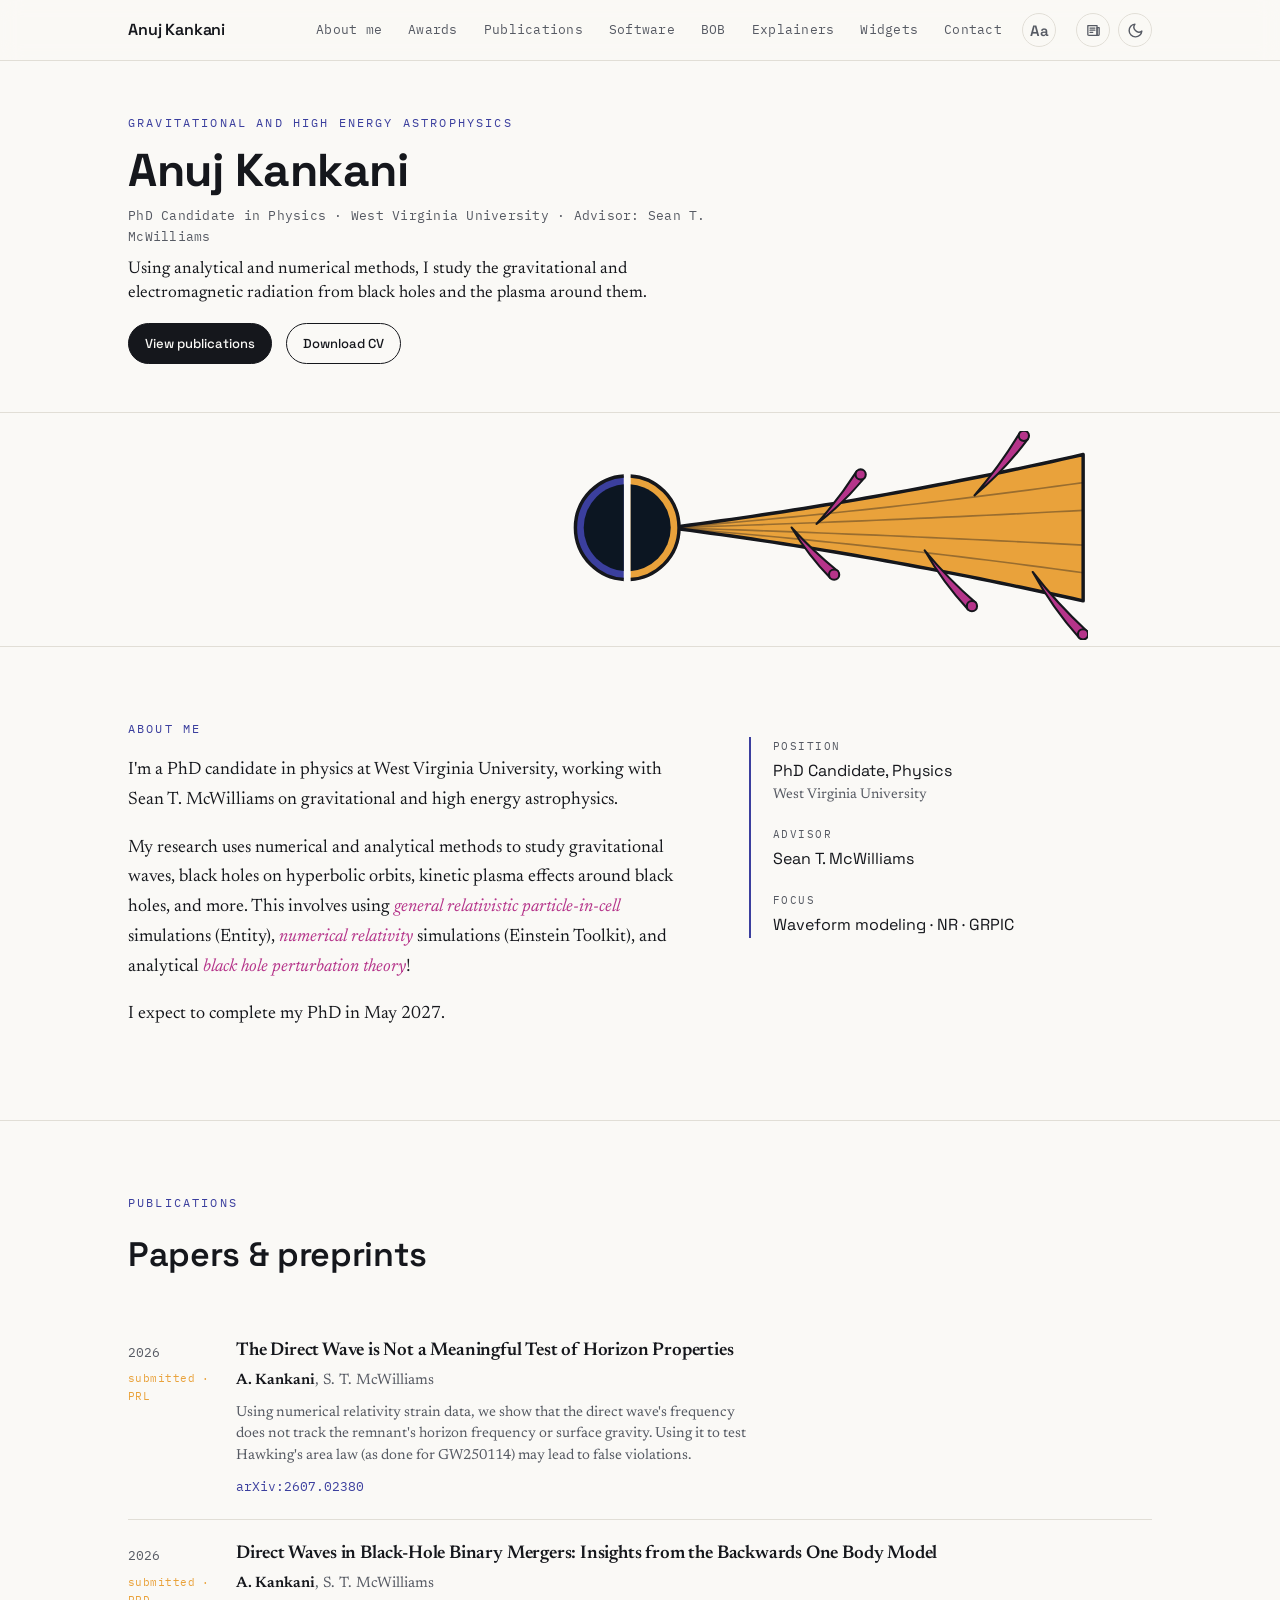
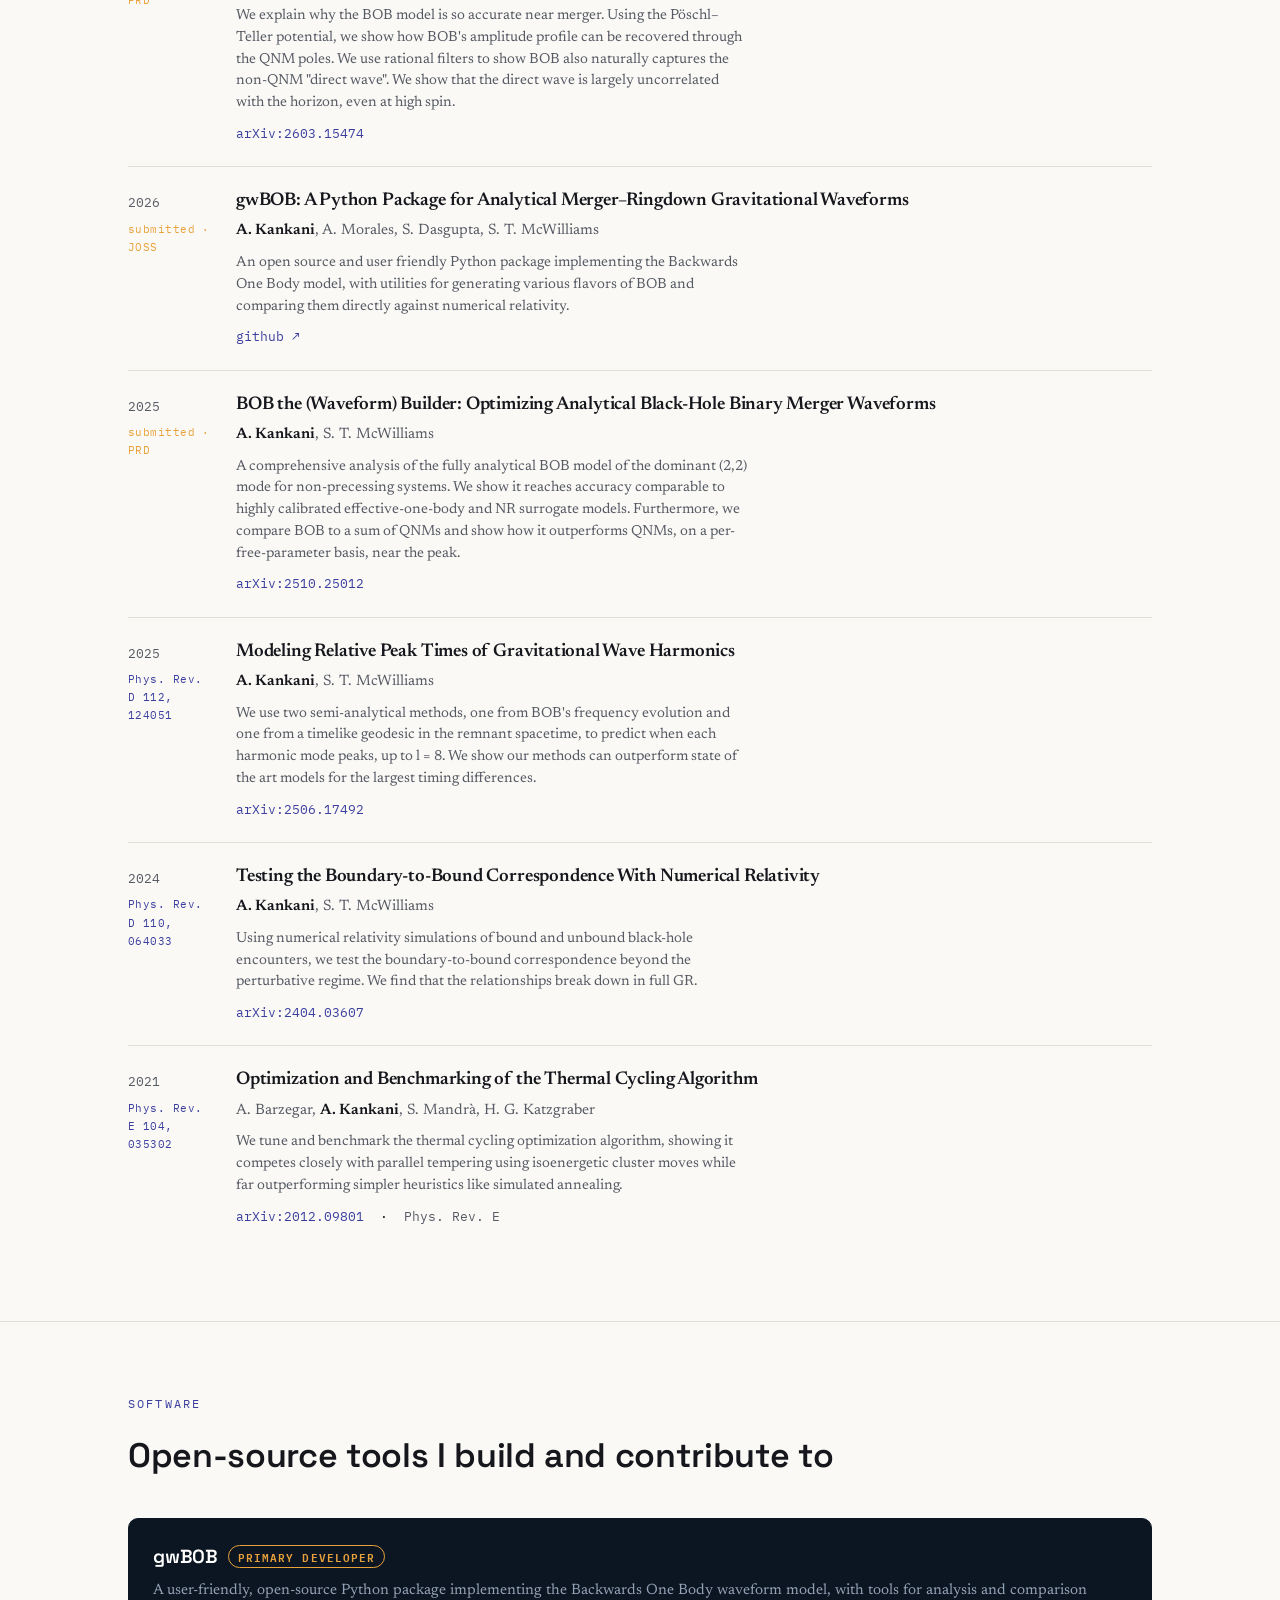
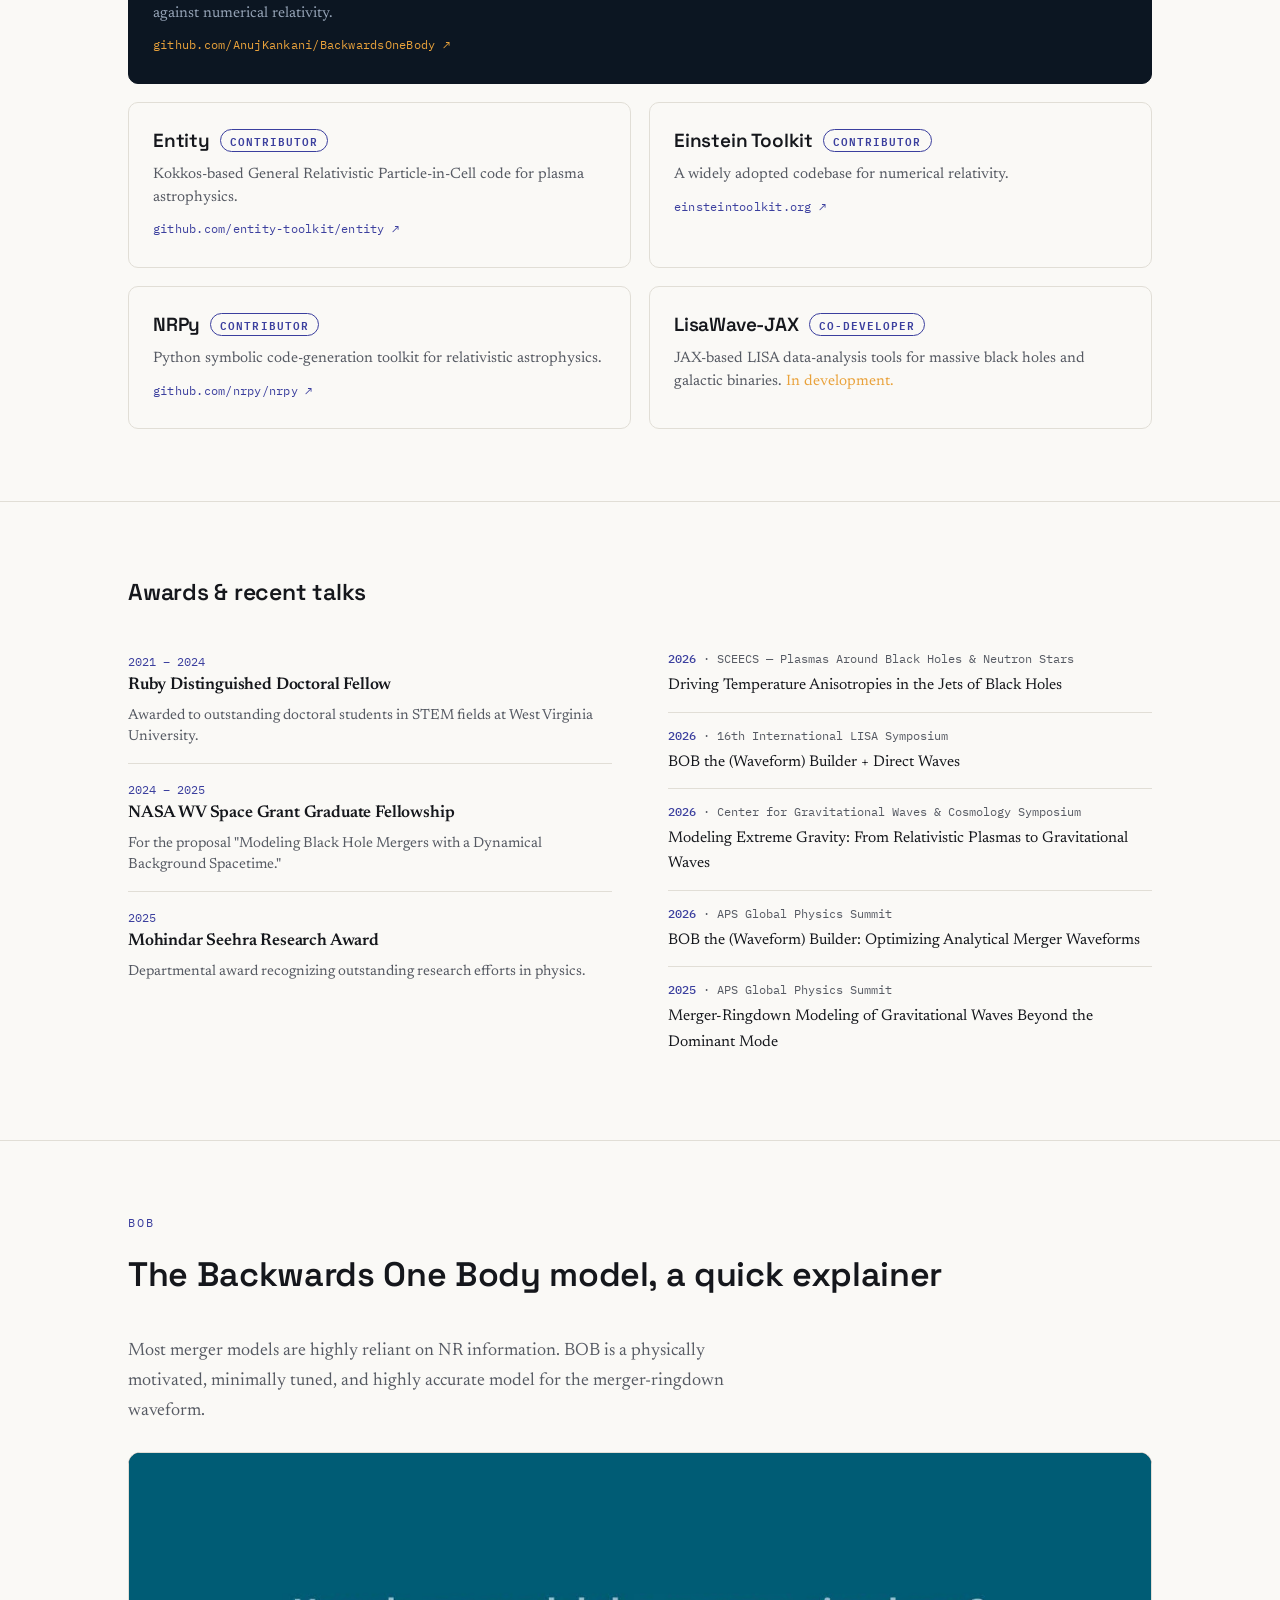
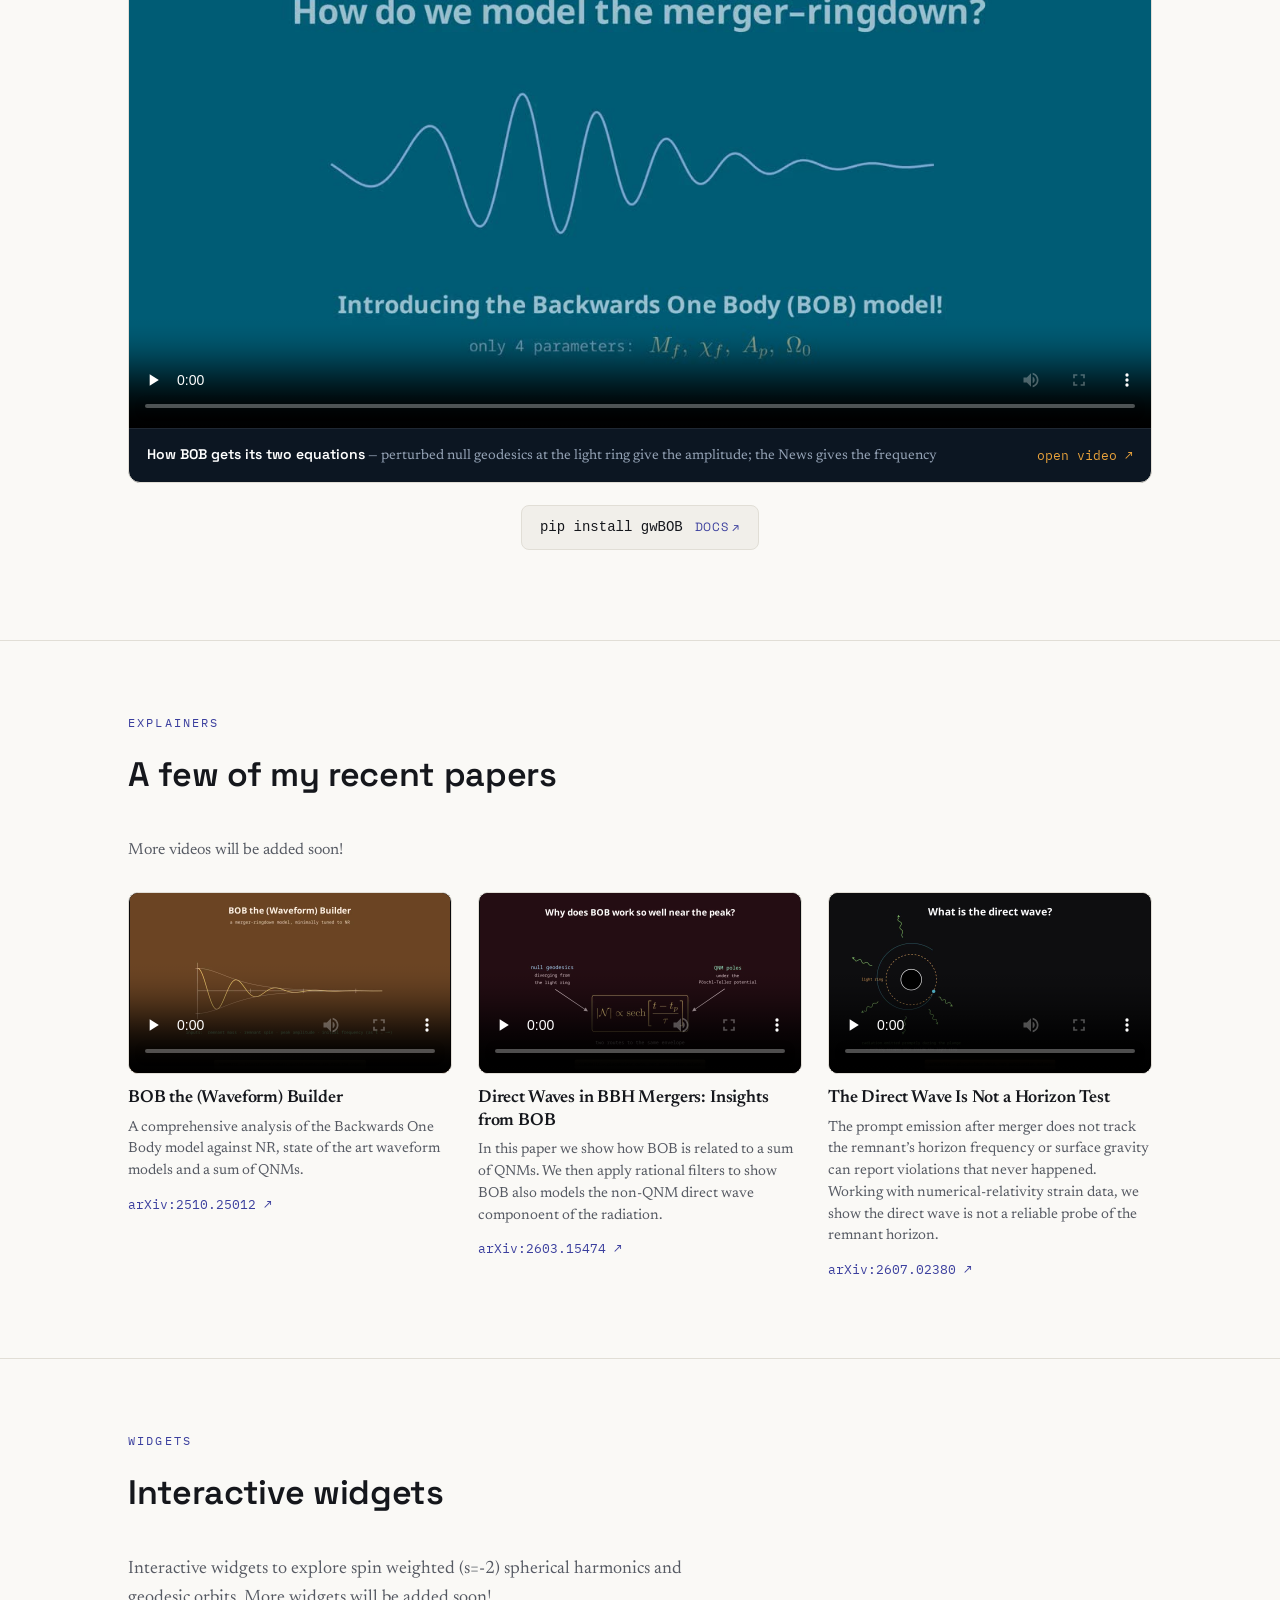
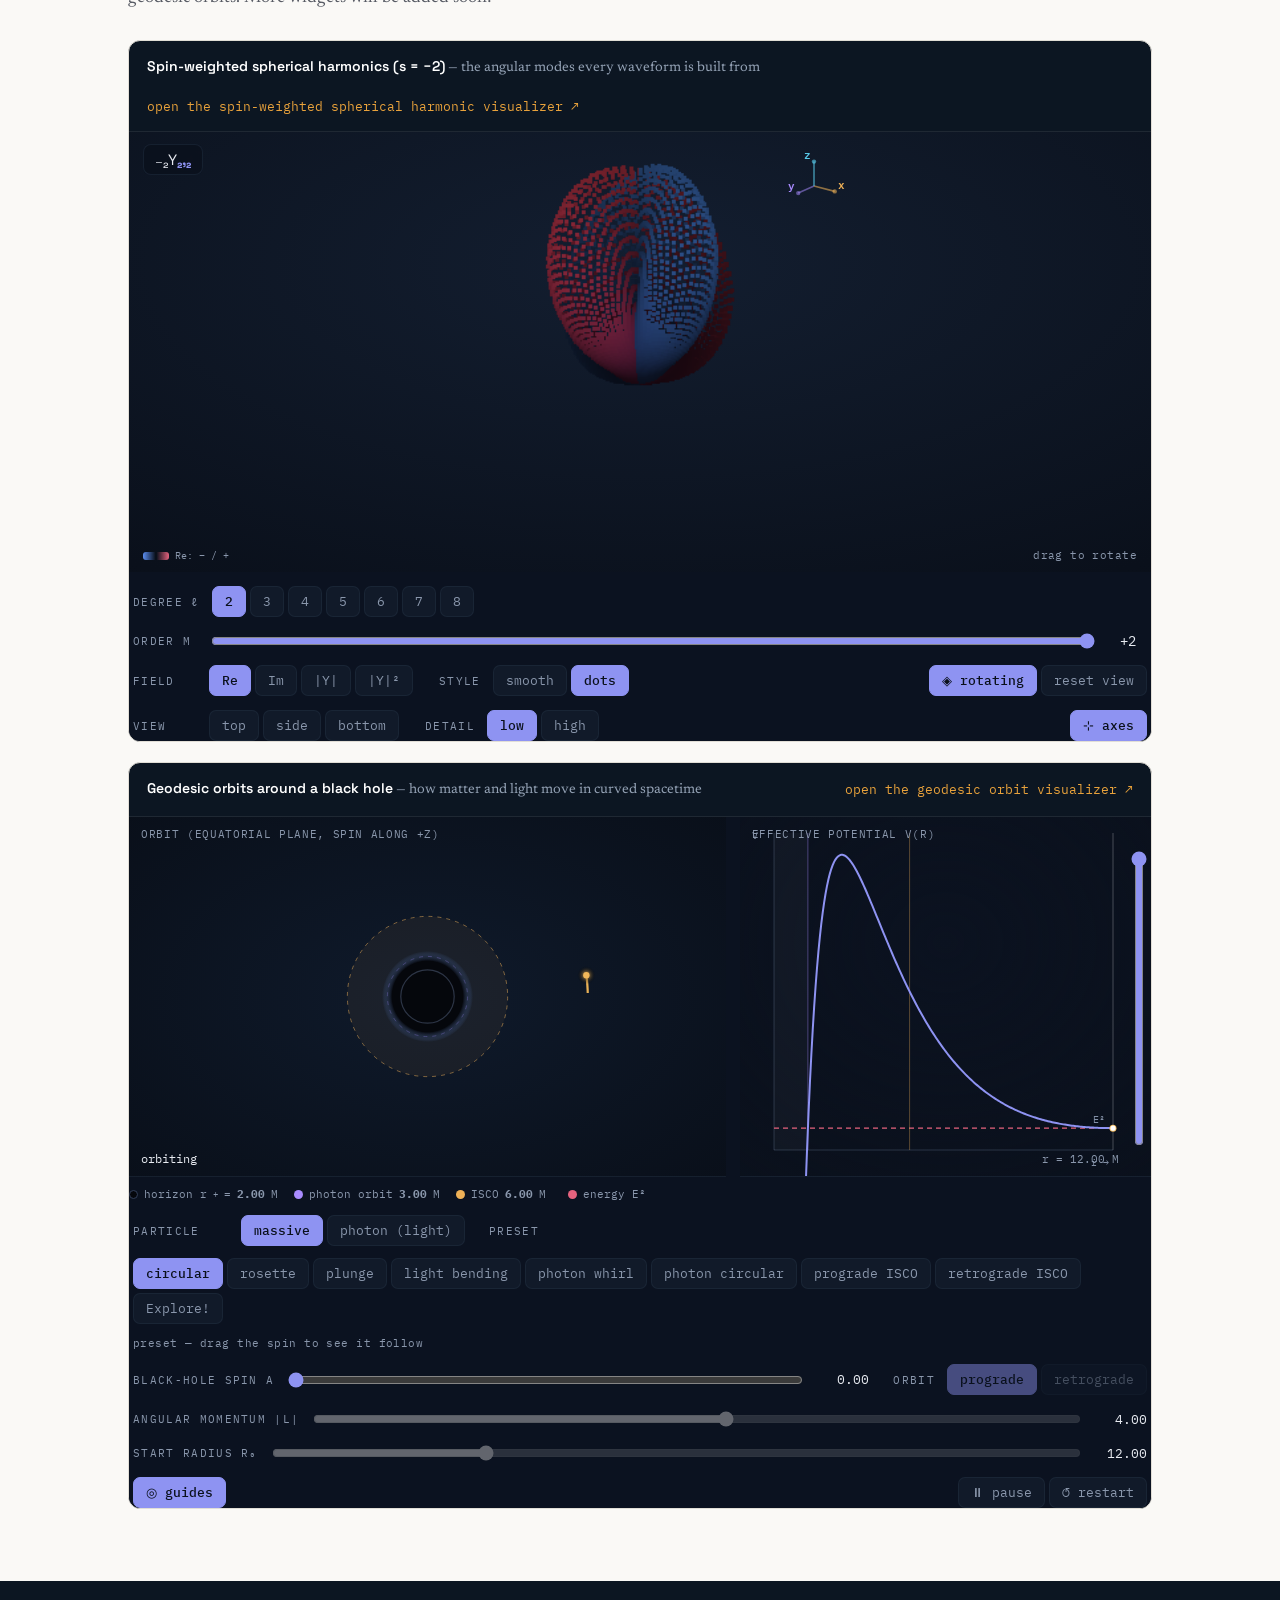
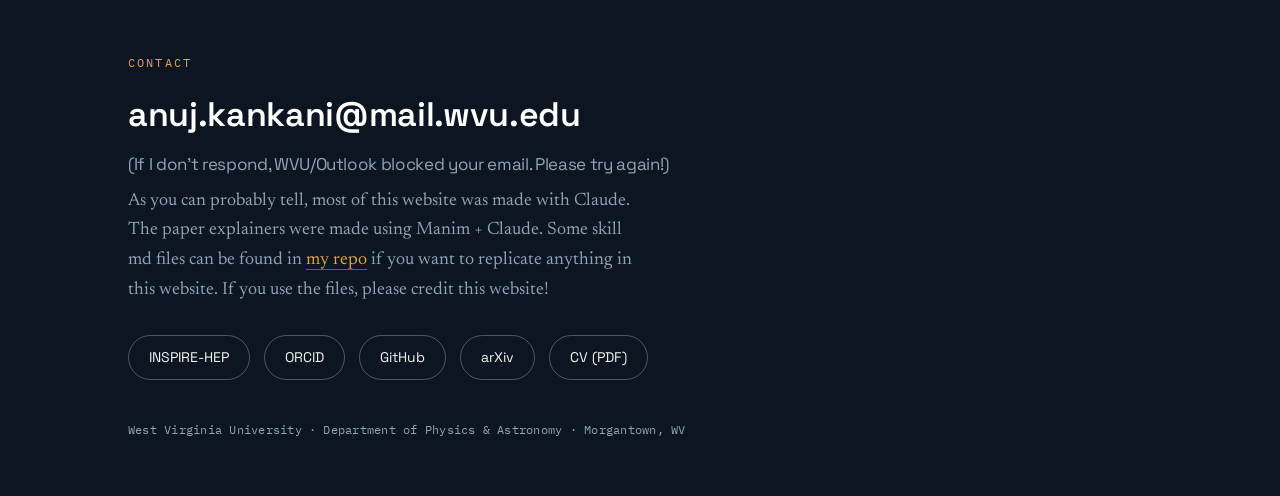
<file: index.html>
<!DOCTYPE html>
<html lang="en">
<head>
<meta charset="UTF-8">
<meta name="viewport" content="width=device-width, initial-scale=1.0">
<title>Anuj Kankani — Relativistic Astrophysics</title>
<meta name="description" content="PhD student in gravitational and high-energy astrophysics at West Virginia University. Gravitational Waves, Numerical Relativity, and Relativistic Plasmas.">
<meta name="author" content="Anuj Kankani">
<link rel="canonical" href="https://anujkankani.github.io/">

<!-- Social preview. og:image MUST be an absolute URL -- scrapers do not
     resolve relative paths and fail silently, showing a card with no image.
     The card itself is generated, not hand-drawn; see TOOLS.md. -->
<meta property="og:type" content="website">
<meta property="og:site_name" content="Anuj Kankani">
<meta property="og:title" content="Anuj Kankani — Gravitational and High Energy  Astrophysics">
<meta property="og:description" content="PhD student in gravitational and high-energy astrophysics at West Virginia University. Gravitational Waves, Numerical Relativity, and Relativistic Plasmas.">
<meta name="author" content="Anuj Kankani">
<meta property="og:url" content="https://anujkankani.github.io/">
<meta property="og:image" content="https://anujkankani.github.io/assets/og-home.jpg">
<meta property="og:image:width" content="1200">
<meta property="og:image:height" content="630">
<meta property="og:image:alt" content="Anuj Kankani — PhD student in gravitational and high-energy astrophysics.">
<!-- X/Twitter falls back to the og:* tags for title, description and image,
     so only the card type has to be declared here. -->
<meta name="twitter:card" content="summary_large_image">

<!-- Tab icon: the site's chirp mark, simplified until it survives 16px.
     Inlined as a data URI so the page still fetches nothing but the font.
     The chirp is no longer drawn on the page itself, and og-home.jpg was
     regenerated from the hero figure on 2026-08-17, so this favicon is now
     the ONLY place the chirp survives. -->
<link rel="icon" href="data:image/svg+xml,%3Csvg%20xmlns='http://www.w3.org/2000/svg'%20viewBox='0%200%2032%2032'%3E%3Cdefs%3E%3ClinearGradient%20id='g'%20x1='0'%20y1='0'%20x2='1'%20y2='0'%3E%3Cstop%20offset='0'%20stop-color='%237C83F0'/%3E%3Cstop%20offset='.55'%20stop-color='%23E070B4'/%3E%3Cstop%20offset='1'%20stop-color='%23F0B457'/%3E%3C/linearGradient%3E%3C/defs%3E%3Crect%20width='32'%20height='32'%20rx='7'%20fill='%230E141F'/%3E%3Cpath%20d='M3.2%2016.0L3.5%2016.0L3.7%2016.0L4.0%2016.0L4.3%2016.0L4.5%2016.0L4.8%2016.0L5.1%2015.9L5.3%2015.9L5.6%2015.8L5.9%2015.8L6.1%2015.7L6.4%2015.7L6.7%2015.6L6.9%2015.5L7.2%2015.5L7.5%2015.4L7.7%2015.3L8.0%2015.2L8.3%2015.1L8.5%2015.1L8.8%2015.0L9.1%2015.0L9.3%2014.9L9.6%2014.9L9.9%2015.0L10.1%2015.0L10.4%2015.1L10.7%2015.2L10.9%2015.3L11.2%2015.5L11.5%2015.8L11.7%2016.0L12.0%2016.3L12.3%2016.7L12.5%2017.1L12.8%2017.5L13.1%2017.9L13.3%2018.3L13.6%2018.7L13.9%2019.2L14.1%2019.5L14.4%2019.9L14.7%2020.1L14.9%2020.3L15.2%2020.3L15.5%2020.2L15.7%2019.9L16.0%2019.5L16.3%2018.9L16.5%2018.1L16.8%2017.2L17.1%2016.1L17.3%2014.8L17.6%2013.5L17.9%2012.2L18.1%2011.0L18.4%209.9L18.7%209.1L18.9%208.5L19.2%208.4L19.5%208.7L19.7%209.6L20.0%2011.0L20.3%2012.9L20.5%2015.2L20.8%2017.7L21.1%2020.3L21.3%2022.1L21.6%2022.8L21.9%2022.8L22.1%2022.2L22.4%2021.0L22.7%2019.5L22.9%2017.9L23.2%2016.4L23.5%2015.1L23.7%2014.2L24.0%2013.7L24.3%2013.6L24.5%2013.8L24.8%2014.4L25.1%2015.1L25.3%2015.8L25.6%2016.4L25.9%2016.8L26.1%2017.0L26.4%2017.0L26.7%2016.8L26.9%2016.4L27.2%2016.0L27.5%2015.7L27.7%2015.5L28.0%2015.5L28.3%2015.6L28.5%2015.8L28.8%2016.0'%20fill='none'%20stroke='url(%23g)'%20stroke-width='2.7'%20stroke-linecap='round'%20stroke-linejoin='round'/%3E%3C/svg%3E">

<!-- Tints the browser chrome on mobile. A media-query pair would disagree with
     an explicit toggle, so the theme script below drives this instead. -->
<meta name="theme-color" content="#FAF9F6">


<!-- Structured data. This is what lets a search engine (and an AI
     answering a question) build an ENTITY for a person rather than just
     indexing text that mentions a name. sameAs is the load-bearing part:
     it is how two identities are decided to be the same researcher, so a
     placeholder identifier there is worse than an absence. The real ORCID,
     INSPIRE-HEP, GitHub and arXiv identifiers are all in sameAs below;
     INSPIRE replaced Google Scholar on 2026-08-17. -->
<script type="application/ld+json">
  {
    "@context": "https://schema.org",
    "@graph": [
      {
        "@type": "Person",
        "@id": "https://anujkankani.github.io/#anuj",
        "name": "Anuj Kankani",
        "givenName": "Anuj",
        "familyName": "Kankani",
        "url": "https://anujkankani.github.io/",
        "jobTitle": "PhD Candidate in Physics",
        "description": "Gravitational-wave theory and modeling: analytical merger-ringdown waveforms, numerical relativity, and general relativistic particle-in-cell simulations of black-hole plasmas.",
        "affiliation": {
          "@type": "CollegeOrUniversity",
          "name": "West Virginia University",
          "url": "https://www.wvu.edu/"
        },
        "alumniOf": {
          "@type": "CollegeOrUniversity",
          "name": "Texas A&M University"
        },
        "knowsAbout": [
          "Gravitational waves",
          "Numerical relativity",
          "Black-hole binaries",
          "Merger-ringdown waveform modeling",
          "Backwards One Body model",
          "Kerr geodesics",
          "Spin-weighted spherical harmonics",
          "General relativistic particle-in-cell simulation",
          "Relativistic plasma astrophysics",
          "LISA",
          "LIGO"
        ],
        "sameAs": [
        "https://orcid.org/0000-0002-7422-9137",
        "https://inspirehep.net/authors/3199400",
        "https://github.com/AnujKankani",
        "https://arxiv.org/search/?query=Kankani%2C+Anuj&searchtype=author&abstracts=show&order=-announced_date_first&size=50"
      ]
      },
      {
        "@type": "WebSite",
        "@id": "https://anujkankani.github.io/#website",
        "url": "https://anujkankani.github.io/",
        "name": "Anuj Kankani",
        "inLanguage": "en",
        "publisher": {
          "@id": "https://anujkankani.github.io/#anuj"
        }
      },
      {
        "@type": "ScholarlyArticle",
        "headline": "The Direct Wave is Not a Meaningful Test of Horizon Properties",
        "name": "The Direct Wave is Not a Meaningful Test of Horizon Properties",
        "author": {
          "@id": "https://anujkankani.github.io/#anuj"
        },
        "datePublished": "2026",
        "url": "https://arxiv.org/abs/2607.02380",
        "identifier": "arXiv:2607.02380",
        "isAccessibleForFree": true
      },
      {
        "@type": "ScholarlyArticle",
        "headline": "Direct Waves in Black-Hole Binary Mergers: Insights from the Backwards One Body Model",
        "name": "Direct Waves in Black-Hole Binary Mergers: Insights from the Backwards One Body Model",
        "author": {
          "@id": "https://anujkankani.github.io/#anuj"
        },
        "datePublished": "2026",
        "url": "https://arxiv.org/abs/2603.15474",
        "identifier": "arXiv:2603.15474",
        "isAccessibleForFree": true
      },
      {
        "@type": "ScholarlyArticle",
        "headline": "BOB the (Waveform) Builder: Optimizing Analytical Black-Hole Binary Merger Waveforms",
        "name": "BOB the (Waveform) Builder: Optimizing Analytical Black-Hole Binary Merger Waveforms",
        "author": {
          "@id": "https://anujkankani.github.io/#anuj"
        },
        "datePublished": "2025",
        "url": "https://arxiv.org/abs/2510.25012",
        "identifier": "arXiv:2510.25012",
        "isAccessibleForFree": true
      },
      {
        "@type": "ScholarlyArticle",
        "headline": "Modeling Relative Peak Times of Gravitational Wave Harmonics",
        "name": "Modeling Relative Peak Times of Gravitational Wave Harmonics",
        "author": {
          "@id": "https://anujkankani.github.io/#anuj"
        },
        "datePublished": "2025",
        "url": "https://arxiv.org/abs/2506.17492",
        "identifier": "arXiv:2506.17492",
        "isAccessibleForFree": true
      },
      {
        "@type": "ScholarlyArticle",
        "headline": "Testing the Boundary-to-Bound Correspondence With Numerical Relativity",
        "name": "Testing the Boundary-to-Bound Correspondence With Numerical Relativity",
        "author": {
          "@id": "https://anujkankani.github.io/#anuj"
        },
        "datePublished": "2024",
        "url": "https://arxiv.org/abs/2404.03607",
        "identifier": "arXiv:2404.03607",
        "isAccessibleForFree": true
      },
      {
        "@type": "ScholarlyArticle",
        "headline": "Optimization and Benchmarking of the Thermal Cycling Algorithm",
        "name": "Optimization and Benchmarking of the Thermal Cycling Algorithm",
        "author": {
          "@id": "https://anujkankani.github.io/#anuj"
        },
        "datePublished": "2020",
        "url": "https://arxiv.org/abs/2012.09801",
        "identifier": "arXiv:2012.09801",
        "isAccessibleForFree": true
      }
    ]
  }
</script>
<link rel="preconnect" href="https://fonts.googleapis.com">
<link rel="preconnect" href="https://fonts.gstatic.com" crossorigin>
<link href="https://fonts.googleapis.com/css2?family=Archivo:wght@400;500;600;700&family=Bodoni+Moda:opsz,wght@6..96,400;6..96,500;6..96,600;6..96,700&family=Bricolage+Grotesque:wght@400;500;600;700&family=Cormorant+Garamond:wght@400;500;600;700&family=Fraunces:opsz,wght@9..144,400;9..144,500;9..144,600;9..144,700&family=IBM+Plex+Mono:wght@400;500&family=Instrument+Serif&family=Newsreader:opsz,wght@6..72,400;6..72,500;6..72,600&family=Outfit:wght@400;500;600;700&family=Playfair+Display:wght@400;500;600;700&family=Space+Grotesk:wght@400;500;600;700&family=Syne:wght@400;500;600;700&display=swap" rel="stylesheet">
<script>
  (function(){
    // Applies a theme and keeps the mobile browser-chrome tint in step with it.
    // Exposed so the toggle uses the same path -- a media-query theme-color
    // would keep showing the system colour after an explicit override.
    function apply(t){
      document.documentElement.setAttribute('data-theme',t);
      var m=document.querySelector('meta[name="theme-color"]');
      if(m) m.setAttribute('content', t==='dark' ? '#0E141F' : '#FAF9F6');
    }
    window.__applyTheme = apply;
    try{
      var t=localStorage.getItem('theme');
      if(t!=='light'&&t!=='dark'){ t=window.matchMedia&&window.matchMedia('(prefers-color-scheme: dark)').matches?'dark':'light'; }
      apply(t);
    }catch(e){
      var d=window.matchMedia&&window.matchMedia('(prefers-color-scheme: dark)').matches;
      apply(d?'dark':'light');
    }
  })();
</script>
<style>
  :root{
    --paper:#FAF9F6;
    --panel:#F1EFEA;
    --ink:#15171C;
    --ink-soft:#565A63;
    --line:#E1DED6;
    --field:#0C1622;
    --field-soft:#94A2B5;
    --accent:#3B3F9E;      /* indigo, drawn from the waveform's low-frequency end */
    --accent-2:#B5348A;    /* magenta, the waveform's peak */
    --amber:#E9A23B;       /* ringdown warmth */
    --nav-bg:rgba(250,249,246,.82);
    --on-field:#F4F3EF;    /* text/elements sitting on the dark field band */
    --wave-1:#3B3F9E; --wave-2:#B5348A; --wave-3:#E9A23B;
    /* The display/UI role, swapped wholesale by the type toggle. Body copy
       (Newsreader) and the mono role are NOT part of the swap -- only the
       face that sets headings, the nav name and the buttons.
       The weights are variables rather than literals because faces do not
       ship the same weights: Instrument Serif is 400-only, and asking it for
       700 gets a browser-synthesised bold that smears the stems. Each entry
       in the FONTS pool declares the weights it actually has. --ls-head and
       --f-scale exist for the same reason -- a grotesque wants -.01em
       tracking, a display serif wants none, and old-style faces set small at
       a given px size. These values are the Space Grotesk defaults; the
       toggle overwrites them inline on <html> and a reload restores them. */
    --f-sans:"Space Grotesk",system-ui,sans-serif;
    --fw-h1:700; --fw-head:600; --fw-med:500;
    --ls-head:-.01em; --f-scale:1;
    --maxw:1080px;
    --maxw-wide:1320px;   /* breakout width for non-prose blocks; see .bleed */
    color-scheme:light;
  }
  :root[data-theme="dark"]{
    --paper:#0E141F;
    --panel:#18202D;
    --ink:#E9ECF2;
    --ink-soft:#9BA6B7;
    --line:#242E3D;
    --field:#080C14;
    --field-soft:#8A97AC;
    --accent:#8E93F2;      /* lightened indigo for legible links on dark */
    --accent-2:#E874BC;    /* lightened magenta */
    --amber:#EEAE4E;
    --nav-bg:rgba(14,20,31,.82);
    --on-field:#EEF0F4;
    --wave-1:#7C83F0; --wave-2:#E070B4; --wave-3:#F0B457;
    color-scheme:dark;
  }
  *{box-sizing:border-box;}
  html{scroll-behavior:smooth;}
  body{
    margin:0;background:var(--paper);color:var(--ink);
    font-family:"Newsreader",Georgia,serif;font-size:18px;line-height:1.65;
    -webkit-font-smoothing:antialiased;overflow-x:hidden;overflow-wrap:break-word;
  }
  a{color:var(--accent);text-decoration:none;transition:color .18s ease;}
  a:hover{color:var(--accent-2);}
  a:focus-visible{outline:2px solid var(--accent);outline-offset:3px;border-radius:2px;}
  .wrap{max-width:var(--maxw);margin:0 auto;padding:0 28px;}

  /* Breakout for blocks that are not prose. The --maxw cap exists for reading
     -- it holds body text at ~60 characters a line -- but it was also capping
     the hero figure, the widget embeds and the video grid, which have no such
     limit and were using 56% of a 1920px screen. Those get .bleed and widen
     past the column; text keeps the cap.

     Below the breakpoint .bleed does nothing and the block just fills its
     wrap, so there is no narrow-screen overflow to guard against. The 80px
     subtraction is scrollbar allowance: 100vw includes the scrollbar, and
     without it a wide viewport can overflow horizontally by ~15px.

     Selector is `.wrap > .bleed`, not `.bleed`: these blocks also carry a
     component rule with a `margin` SHORTHAND (`.tool-embed{margin:0;...}`),
     declared later in this stylesheet at equal specificity. As a bare
     `.bleed` the margin-left below lost to that, and the blocks widened to
     the RIGHT off the edge of the page instead of centring -- 86px of
     horizontal scroll at 1341px wide.

     Currently worn by .exp-grid and the two .tool-embed blocks. The hero
     figure is NOT one of them: it goes edge-to-edge via 100vw instead, which
     is a different mechanism -- see .hero-fig below. */
  @media (min-width:1340px){
    .wrap > .bleed{
      --bleed-w:min(calc(var(--maxw-wide) - 56px), calc(100vw - 80px));
      width:var(--bleed-w);
      margin-left:calc((100% - var(--bleed-w)) / 2);
    }
  }
  .mono{font-family:"IBM Plex Mono",monospace;}
  .eyebrow{
    font-family:"IBM Plex Mono",monospace;font-size:12px;letter-spacing:.18em;
    text-transform:uppercase;color:var(--accent);margin:0 0 14px;
  }
  h1,h2,h3{font-family:var(--f-sans);font-weight:var(--fw-head);letter-spacing:var(--ls-head);}

  /* ---------- Nav ---------- */
  nav{
    position:sticky;top:0;z-index:50;background:var(--nav-bg);
    /* -webkit- prefix first: unprefixed backdrop-filter only shipped in
       Safari 18, so on iOS 17 and earlier the blur is silently a no-op. */
    -webkit-backdrop-filter:saturate(140%) blur(10px);
    backdrop-filter:saturate(140%) blur(10px);border-bottom:1px solid var(--line);
  }
  .nav-inner{display:flex;align-items:center;justify-content:space-between;height:60px;}
  .nav-name{font-family:var(--f-sans);font-weight:var(--fw-head);font-size:16px;letter-spacing:var(--ls-head);color:var(--ink);}
  .nav-links{display:flex;gap:26px;}
  .nav-links a{font-family:"IBM Plex Mono",monospace;font-size:13px;color:var(--ink-soft);letter-spacing:.02em;}
  .nav-links a:hover{color:var(--accent);}
  .nav-right{display:flex;align-items:center;gap:20px;min-width:0;}
  /* The icon controls are one cluster, so they sit closer to each other than
     to the links. This is also load-bearing on width: at the .nav-right gap of
     20px, three toggles needed 1020px of nav -- past iPad landscape's 1024 by
     only 4px. Tightening the intra-cluster gap buys that back. */
  .nav-tools{display:flex;align-items:center;gap:8px;flex:0 0 auto;}
  .theme-toggle{
    flex:0 0 auto;width:34px;height:34px;border-radius:50%;
    border:1px solid var(--line);background:transparent;color:var(--ink-soft);
    display:inline-flex;align-items:center;justify-content:center;cursor:pointer;
    transition:color .18s ease,border-color .18s ease;
  }
  .theme-toggle:hover{color:var(--accent);border-color:var(--accent);}
  /* .theme-toggle is also worn by an <a>; anchors carry the link colour and a
     default underline, neither of which belongs on a round icon button. */
  .news-link{color:var(--ink-soft);text-decoration:none;}
  .news-link:hover{color:var(--accent);border-color:var(--accent);}
  .theme-toggle svg{width:17px;height:17px;}
  /* The type toggle reuses .theme-toggle's shape so the pair reads as one
     control group. Its "Aa" is set in --f-sans, so the glyph is always a
     specimen of whatever face is currently live. */
  .type-toggle{position:relative;}
  .type-toggle .tt-a{font-family:var(--f-sans);font-weight:var(--fw-head);font-size:15px;line-height:1;}
  /* Name of the face that was just rolled. Absolutely positioned so it cannot
     widen the nav -- the bar needs 964px as it is, and a label in flow would
     push the breakpoint again. */
  .tt-flash{
    position:absolute;top:calc(100% + 9px);right:0;white-space:nowrap;
    font-family:"IBM Plex Mono",monospace;font-size:11px;letter-spacing:.02em;
    background:var(--field);color:var(--on-field);padding:6px 10px;
    border-radius:6px;opacity:0;transition:opacity .25s ease;pointer-events:none;
  }
  .tt-flash.show{opacity:1;}
  @media (prefers-reduced-motion:reduce){ .tt-flash{transition:none;} }
  .theme-toggle .icon-sun{display:none;}
  :root[data-theme="dark"] .theme-toggle .icon-sun{display:block;}
  :root[data-theme="dark"] .theme-toggle .icon-moon{display:none;}
  /* Scrollable nav. The breakpoint is the width the DESKTOP nav actually needs
     -- measured, not guessed: name 98 + links 674 + THREE 34px controls +
     their 8px cluster gaps + a 20px gap + the wrap's 56px padding, which
     measures out at 964px, so the media query takes over at 963.
       It was 720px, which left the whole 721-919px band broken: the links
     wrapped onto two lines throughout it, and below ~850px the nav also pushed
     the page into horizontal scroll with the theme toggle off-screen entirely.
     768px (iPad portrait) sat squarely inside that. It was then 920px, correct
     for a nav with ONE toggle; adding the type toggle pushed the requirement
     up 42px and re-broke the 921-965px band the same way, and the newspaper
     link pushed it again, to 1008. That third control first measured 1020px
     -- past iPad landscape's 1024 by four pixels -- which is why .nav-tools
     tightens the gap BETWEEN the icons to 8px while leaving 20px to the links.
       It then came back DOWN to 964 when the dead "Research" entry was
     relabelled "Awards": two characters off one link is 16px off the strip.
     The number tracks the bar's contents in both directions, so re-measure
     after any nav edit, including a pure rename.
       Two traps when re-measuring, both of which have produced a wrong number
     here: measure with document.fonts.ready resolved, because fallback metrics
     are narrower and make the nav look like it fits when it does not; and do
     NOT detect wrapping by watching .nav-inner's height, which is fixed at
     60px and cannot grow -- watch the height of an individual link instead.
     Measure by loading the page in an iframe of the target width from a
     scratch harness and reading getBoundingClientRect() inside it. */
  @media(max-width:963px){
    .nav-inner{gap:12px;}
    .nav-name{flex:0 0 auto;}
    .nav-right{flex:1 1 auto;min-width:0;gap:10px;}
    .nav-links{gap:18px;overflow-x:auto;flex:1 1 auto;min-width:0;justify-content:flex-start;scrollbar-width:none;-ms-overflow-style:none;-webkit-overflow-scrolling:touch;}
    .nav-links::-webkit-scrollbar{display:none;}
    .nav-links a{white-space:nowrap;}
  }

  /* Touch targets. index.html had no coarse-pointer block at all, while both
     tool pages did: nav links measured 21px tall and the theme toggle 34px at
     390px wide. 21px is under even WCAG 2.5.8's 24px floor (the inline-in-text
     exemption does not cover a nav), and both are well under the 44px Apple
     HIG / 48dp Material target. Keyed off `pointer: coarse`, not a width
     breakpoint -- a narrow desktop window still has a mouse. */
  @media (pointer: coarse){
    .nav-links a{padding:12px 0;}          /* 21 -> ~45px */
    .theme-toggle{width:44px;height:44px;}
    .tool-cap a{padding:12px 0;}
    /* The arXiv links under each publication and each explainer are STANDALONE
       -- their own line, in their own container -- so WCAG 2.5.8's
       inline-in-text exemption does not cover them. Measured at 390px before
       this: 16px under the explainers, 21px under the publications, against a
       24px floor and a 44pt target.

       display:inline-block is required, not cosmetic: vertical padding on an
       inline element overflows its line box instead of growing it, so padding
       alone would have left the hit area exactly as small while looking fixed
       in the CSS. */
    .exp-item figcaption a,
    .links a,
    .soft-link{display:inline-block; padding:12px 0;}   /* 16/21 -> ~44px */
    .bob-install{padding-top:13px; padding-bottom:13px;}    /* 40 -> ~46px */
    /* .cta-row .btn, not .btn: the base rule uses the `padding` SHORTHAND and
       is declared LATER in this stylesheet. A media query adds no specificity,
       so a bare `.btn` longhand here loses to it and silently does nothing --
       measured 41px before and 41px after. Same trap as `.wrap > .bleed`. */
    .cta-row .btn{padding-top:11px; padding-bottom:11px;}   /* 41 -> ~45px */
  }

  /* ---------- Hero ---------- */
  .hero{position:relative;padding:clamp(20px,3.1vh,44px) 0 6px;overflow:hidden;}
  .hero h1{font-size:calc(clamp(26px,4.2vw,46px) * var(--f-scale));line-height:1.04;margin:0 0 10px;font-weight:var(--fw-h1);}
  .hero .role{font-family:"IBM Plex Mono",monospace;font-size:12.5px;color:var(--ink-soft);letter-spacing:.02em;margin:0 0 12px;}
  .hero .thesis{font-size:clamp(15px,1.7vw,17px);max-width:560px;color:var(--ink);margin:0 0 16px;line-height:1.42;}
  /* <em> is the site's accent, not just italics: magenta on light, lightened
     magenta on dark, both defined in the :root pair. Scoped to PROSE -- the
     hero line and section paragraphs -- so it can never leak into UI chrome
     that happens to contain an <em>. The .hero .thesis half currently matches
     nothing (that line has no <em> at present); it is kept so the accent
     returns automatically if one is put back. */
  .hero .thesis em,
  section p em{font-style:italic;color:var(--accent-2);}
  .cta-row{display:flex;gap:14px;flex-wrap:wrap;align-items:center;}

  /* Hero slideshow. ABSOLUTELY POSITIONED on purpose: the hero text sets the
     height of the first screen and that budget (nav + hero <= viewport) was
     measured without this. In flow it would add ~230px and break the fold at
     every width. Anchored to the wrap's padding edge, vertically centred on
     the text block.

     At 900px and narrower the free column is thinner than the frame plus its
     gutter, so it is removed rather than shrunk -- a 100px-wide photo of a
     person is not worth the bytes. That is a THIRD independent breakpoint,
     unrelated to the nav's 963px and the hero figure's 700px; they are not
     interchangeable. Measured: the copy's ink ends at a fixed ~656px, so the
     free width is wrap.right - 656, and 172 + 32 gutter needs wrap.right >=
     860, i.e. a viewport of ~900. */
  /* Flex row, not absolute positioning. Absolute was the first attempt and it
     overhung the rule under the hero: the slideshow centred on .wrap, which
     contains the FIGURE as well as the copy, so it hung ~115px past the
     divider. A flex row states "centre on the copy" directly instead of
     encoding it as an offset that needs re-tuning whenever the padding clamp
     changes.

     The column is `0 1 358px` -- it may SHRINK but never grow. 358 is two
     172px slots plus a 14px gap, which fits the 424px of free width measured
     at 1280 and up; at 1024 there is 353px and it shrinks to fit rather than
     needing another breakpoint. */
  .hero-top{display:flex;align-items:center;gap:32px;}
  .hero-copy{flex:1 1 auto;min-width:0;}
  .hero-slides{flex:0 1 358px;min-width:0;align-self:center;}

  /* Two columns, two rows: pictures on row 1, one credit line on row 2.
     Every slide is placed in row 1, so they OVERLAP and cross-fade in place --
     that is what grid gives us here that a stack of absolutely positioned
     images did not: the row height comes from the items themselves, so no
     ancestor needs an explicit height and nothing escapes its box.

     Row 2 is a fixed 1.6em whether or not the current scene has a credit, so
     the pictures above never shift as the slideshow advances. */
  .hs-grid{
    display:grid; grid-template-columns:1fr 1fr; grid-template-rows:auto 2.8em;
    gap:0 14px;
  }
  /* Sizing is width + aspect-ratio, never width AND height together: setting
     both to 100% makes the browser ignore aspect-ratio, and because the row
     height is auto (it comes from these very items) the result resolved to
     roughly 3:8 and the pictures ran 490px tall. Give each item one dimension
     and let the ratio supply the other. */
  .hs-grid img{
    grid-row:1; width:100%; height:auto; object-fit:cover; display:block;
    border-radius:10px; border:1px solid var(--line); background:var(--field);
    opacity:0;
  }
  .hs-grid .p1{grid-column:1; aspect-ratio:2/3;}
  .hs-grid .p2{grid-column:2; aspect-ratio:2/3;}
  /* 1.388 is (2 x col + gap) / (3/2 x col) -- the aspect that makes a
     full-width landscape exactly as tall as the portraits beside it, so the
     row height never changes between scenes. Near-constant as the column
     shrinks, so one number covers every width. */
  .hs-grid .pw{grid-column:1/-1; aspect-ratio:1.388;}
  /* Credits are scoped to what they credit. A wide slide takes the full
     width; a pair where only ONE photo is credited takes just that column,
     because a full-width line under two photographs reads as crediting both.
     Two lines are reserved either way -- the long IAS credit wraps to two at
     column width -- so the pictures never shift as scenes change. */
  .hs-grid .cr{
    grid-row:2; opacity:0;
    font-size:9px; line-height:1.35; letter-spacing:.02em;
    color:var(--ink-soft); text-align:center;
  }
  .hs-grid .crw{grid-column:1/-1;}
  .hs-grid .cr1{grid-column:1;}
  .hs-grid .cr2{grid-column:2;}

  /* Cross-fade by SCENE. Every item -- pictures and credits alike -- runs the
     same animation keyed on --s, which is what keeps a credit on screen
     exactly while its own photo is. Scene length 4.5s, so the cycle is
     ns x 4.5s = 18s at four scenes. Shorten the scene as scenes are added
     rather than letting the cycle creep past ~20s, or the later photographs
     are never seen by anyone who does not linger.

     The KEYFRAME PERCENTAGES are the one part that is not derived from --ns:
     a scene's window is 100/ns percent of the cycle, 25% at ns=4, and CSS
     cannot compute a keyframe offset from a variable. Changing the number of
     SCENES means recomputing the four stops below as
         0, fade, (100/ns - fade), 100/ns       with fade ~3 at ns=4
     tools/test.js asserts the last stop matches 100 / --ns. */
  .figanim .hs-grid > *{
    animation: slidefade calc(var(--ns) * 4.5s) linear infinite;
    animation-delay: calc(var(--s) * 4.5s);
    animation-fill-mode: backwards;
  }
  @keyframes slidefade{
    0%    {opacity:0;}
    3%    {opacity:1;}
    22%   {opacity:1;}
    25%   {opacity:0;}
    100%  {opacity:0;}
  }

  /* Scene 0 is painted with no animation at all -- reduced motion, or an
     engine that will not run the keyframes. Selected by CLASS rather than by
     nth-of-type: scenes now vary in how many items they hold (one wide photo,
     or two portraits plus a credit), so counting elements was already wrong
     and would have drifted silently on the next edit. */
  .hs-grid > .s0{opacity:1;}
  .figanim .hs-grid > .s0{opacity:0;}

  @media (prefers-reduced-motion:reduce){
    .figanim .hs-grid > *{animation:none; opacity:0;}
    .figanim .hs-grid > .s0{opacity:1;}
  }
  /* Below 900px there is no free column beside the copy -- the copy's ink
     already runs to ~656px -- so the row stacks and the slideshow becomes a
     band under the text at full width. It used to be display:none here, which
     meant every photograph was invisible to phone visitors, i.e. most of them.

     Capped at 380px: on a 768px tablet an uncapped band would make the wide
     slide 513px tall and swallow the screen. At phone widths the cap does
     nothing and it simply fills the column. */
  @media (max-width:900px){
    .hero-top{flex-direction:column; align-items:flex-start; gap:14px;}
    .hero-copy{width:100%;}
    .hero-slides{flex:0 0 auto; width:100%; max-width:380px;}
  }
  .btn{
    font-family:var(--f-sans);font-size:13px;font-weight:var(--fw-med);
    padding:9px 16px;border-radius:999px;border:1px solid var(--ink);
    color:var(--ink);background:transparent;transition:all .18s ease;cursor:pointer;
  }
  .btn:hover{background:var(--ink);color:var(--paper);}
  .btn.primary{background:var(--ink);color:var(--paper);}
  .btn.primary:hover{background:var(--accent);border-color:var(--accent);}

  /* One 17s cycle, shared by the wave, the jet and the particle envelope:

       0-41.5% JET reveal sweeps r 80 -> 740. 740 is the MEASURED extent of
               everything the reveal has to uncover (668 for the cone, 716 for
               the outermost escapee at full drift), so the sweep finishes just
               as the last element appears -- the jet cone itself is complete
               at ~38% of the cycle (6.4s). It was 1500, which outran the
               drawing: everything was uncovered by 22% and the rest of the
               sweep was dead time, so the jet landed BEFORE the wave.
               The WAVE finishes at 27% (4.6s), so the jet still completes
               later, at ~1.4x the wave's time. That ratio was ~1.8x until the
               jet was sped up 30% (EMERGE_FRAC 0.54 -> 0.415) on 2026-08-15;
               EMERGE_FRAC is the knob if it should move again.
               Each particle appears as the front reaches it, gated by the
               shared clip (see .escs below); --esc-delay then starts its
               drift at that moment.
       41.5-85% HOLD   jet and wave sit still, fully drawn. Only the particles
                       keep moving -- about 7.4 seconds of it.
       85-92%  FADE
       92-100% reset while invisible.

     The reveal geometry (r 80 -> 740), the 41.5% split and the 17s cycle are
     duplicated in tools/mkfigure_light.py, which computes the particle delays
     from them. Tests assert the two agree AND that the delays baked into the
     SVG below re-derive from them -- both sources can agree while the pasted
     figure is stale. */

  /* The wave path is emitted hole-first (the generator reverses the point
     order for exactly this reason), so retreating the dash offset reads as the
     wave streaming outward rather than draining inward.

     --gw-len is the path's own length and is emitted BY THE GENERATOR as an
     inline style on the path itself (tools/mkfigure_light.py). It travels with
     the path, so there is no second copy to drift -- a stronger guarantee than
     the generator/CSS constant pairs elsewhere in this figure, which the suite
     has to cross-check.

     It used to be measured in the browser with getTotalLength(). That made a
     static, committed figure depend on a runtime measurement, and left the
     wave briefly SOLID between first paint and the end-of-body script.

     There is deliberately no fallback. If the value is ever missing, `var()`
     is invalid at computed-value time; stroke-dasharray and stroke-dashoffset
     are INHERITED properties, so that resolves to `none` / `0` and the wave
     renders solid and complete. That degrades gracefully. A *wrong* fallback
     would be far worse: a dash length shorter than the path turns
     `stroke-dasharray: L L` into a repeating pattern and the wave renders as
     disconnected fragments. Fail solid, never fragmented. */
  .figanim .gw-wave{
    stroke-dasharray:var(--gw-len) var(--gw-len);
    stroke-dashoffset:var(--gw-len);
    animation:railwave 17s linear infinite;
  }
  @keyframes railwave{
    0%   {stroke-dashoffset:var(--gw-len);opacity:0;}
    3%   {opacity:1;}
    27%  {stroke-dashoffset:0;opacity:1;}
    85%  {stroke-dashoffset:0;opacity:1;}
    92%  {stroke-dashoffset:0;opacity:0;}
    100% {stroke-dashoffset:var(--gw-len);opacity:0;}
  }

  /* The jet grows out of the hole: a clip circle centred on the hole widens
     outward while the group fades in. The circle's static r covers the whole
     cone, so if the animation never runs the jet is simply drawn in full. */
  .figanim .jet-reveal{animation:jetgrow 17s linear infinite;}
  @keyframes jetgrow{
    0%     {r:80px;}
    41.5%  {r:740px;}
    100%   {r:740px;}
  }
  .figanim .jet{animation:jetfade 17s linear infinite;}
  @keyframes jetfade{
    0%   {opacity:0;}
    4%   {opacity:1;}
    85%  {opacity:1;}
    92%  {opacity:0;}
    100% {opacity:0;}
  }

  /* Particles: an outer envelope on the 17s cycle, and inside it each one
     loops its own 3s drift.

     WHAT KEEPS THEM BEHIND THE JET FRONT is the clip-path on .escs in the
     SVG, not the delays here. animation-delay applies to an animation's FIRST
     iteration only, and 3s does not divide 17s, so from the second cycle
     onward the delays are meaningless -- measured: 3 of 5 particles painted
     ahead of the front at t=17.3s, all 5 by t=34.4s. .escs now shares the
     jet's reveal clip, which gates them geometrically on every cycle.

     backwards fill is still required, for the FIRST cycle: without it a
     particle renders in its base (opaque) state during its delay. */
  .figanim .escs{animation:escenv 17s linear infinite;}
  @keyframes escenv{
    0%   {opacity:1;}
    85%  {opacity:1;}
    92%  {opacity:0;}
    100% {opacity:0;}
  }
  .figanim .esc{
    animation:railesc 3s ease-out infinite;
    animation-delay:var(--esc-delay,0s);
    animation-fill-mode:backwards;
  }
  @keyframes railesc{
    0%   {transform:translate(0,0);opacity:0;}
    18%  {opacity:1;}
    100% {transform:translate(calc(var(--esc-dx) * 42px), calc(var(--esc-dy) * 42px));opacity:0;}
  }

  /* An off-screen animation still costs compositor time, so the figure stops
     once it scrolls out of view. .is-paused is set by the IntersectionObserver
     at the bottom of this file. The selector has to reach the descendants --
     play-state does not inherit to elements that carry their own animation. */
  .figanim.is-paused *{animation-play-state:paused;}

  @media (prefers-reduced-motion:reduce){
    .figanim .gw-wave,.figanim .esc,.figanim .escs,
    .figanim .jet,.figanim .jet-reveal{animation:none;}
    .figanim .gw-wave{stroke-dashoffset:0;}
    .figanim .jet{opacity:1;}
  }

  /* Hero figure. The SVG carries its own viewBox, so a width plus height:auto
     is all the sizing it needs; a fixed height would distort it.

     The box runs FULL BLEED, edge to edge, and still has to fit the first
     screen alongside the hero text.
     Both hold because the artwork itself is a wide format: the generator
     flattens the cone and the wave and crops the viewBox to the drawn content,
     giving ~4.3:1. Rendered height is width / viewBox-aspect, so no height cap
     and no cropping are needed -- an earlier version cropped a 2.5:1 drawing
     with preserveAspectRatio="slice" and threw away ~45% of it.

     The 100vw + negative margin is the standard full-bleed trick. It is safe
     here only because .hero sets overflow:hidden -- 100vw includes the
     scrollbar, so without that the page would scroll sideways by ~15px.

     The BOX stays full-bleed so its border-top reads as the rule dividing the
     hero text from the figure; only the SVG inside is scaled down and centred.
     Height follows from the viewBox aspect, so the width percentage is the
     only size knob -- do not add a height here. */
  .hero-fig{margin:clamp(16px,2.6vh,34px) 0 0;border-top:1px solid var(--line);
            padding-top:clamp(12px,2vh,22px);
            width:100vw;margin-left:calc(50% - 50vw);}
  .hero-fig svg{display:block;width:70%;height:auto;margin:0 auto;}
  /* The 70% shrink exists to reclaim the desktop gutters; on a phone there are
     no gutters to reclaim and 70% of 390px renders the figure only ~64px tall,
     so it goes back to full width below the point where that starts to bite. */
  @media(max-width:700px){.hero-fig svg{width:100%;}}

  /* Waveform signature: DEAD as of 2026-08-14. The .wave-wrap markup was
     replaced by .hero-fig, not commented out, so nothing on the page uses
     these rules. Kept only so a restore from git needs no CSS work; delete
     them once the chirp is definitively gone. */
  .wave-wrap{margin:52px 0 0;border-top:1px solid var(--line);}
  .wave{display:block;width:100%;height:150px;}
  .wave path{fill:none;stroke-width:2;stroke-linecap:round;}
  .wave .axis{stroke:var(--line);stroke-width:1;}
  .wave-label{
    display:flex;justify-content:space-between;
    font-family:"IBM Plex Mono",monospace;font-size:11px;color:var(--field-soft);
    letter-spacing:.14em;text-transform:uppercase;padding:8px 2px 0;
  }

  /* ---------- Sections ---------- */
  section{padding:72px 0;border-top:1px solid var(--line);}
  .sec-head{margin:0 0 34px;}
  .sec-head h2{font-size:clamp(26px,3.6vw,34px);margin:0;}

  .about-grid{display:grid;grid-template-columns:1.4fr 1fr;gap:56px;align-items:start;}
  @media(max-width:800px){.about-grid{grid-template-columns:1fr;gap:36px;}}
  .about-grid p{margin:0 0 18px;}
  .facts{border-left:2px solid var(--accent);padding-left:22px;}
  .facts dt{font-family:"IBM Plex Mono",monospace;font-size:11px;letter-spacing:.14em;text-transform:uppercase;color:var(--ink-soft);margin-top:18px;}
  .facts dt:first-child{margin-top:0;}
  .facts dd{margin:3px 0 0;font-family:var(--f-sans);font-size:16px;}
  .facts dd small{display:block;color:var(--ink-soft);font-family:"Newsreader",serif;font-size:14px;font-weight:400;}

  /* research threads */
  .threads{display:grid;grid-template-columns:repeat(3,1fr);gap:2px;background:var(--line);border:1px solid var(--line);border-radius:10px;overflow:hidden;}
  @media(max-width:800px){.threads{grid-template-columns:1fr;}}
  .thread{background:var(--paper);padding:28px 26px;}
  .thread .num{font-family:"IBM Plex Mono",monospace;font-size:12px;color:var(--accent);letter-spacing:.1em;}
  .thread h3{font-size:20px;margin:12px 0 10px;line-height:1.2;}
  .thread p{font-size:15.5px;line-height:1.55;color:var(--ink-soft);margin:0;}

  /* publications */
  .pub{display:grid;grid-template-columns:88px 1fr;gap:20px;padding:22px 0;border-bottom:1px solid var(--line);}
  .pub:last-child{border-bottom:none;}
  .pub .year{font-family:"IBM Plex Mono",monospace;font-size:13px;color:var(--ink-soft);padding-top:3px;}
  .pub .year .venue{display:block;margin-top:6px;font-size:11px;color:var(--accent);letter-spacing:.04em;}
  .pub .status{display:block;margin-top:6px;font-size:11px;color:var(--amber);letter-spacing:.04em;}
  .pub h3{font-size:18.5px;font-weight:600;margin:0 0 6px;line-height:1.3;font-family:"Newsreader",serif;}
  .pub .authors{font-size:15px;color:var(--ink-soft);margin:0 0 8px;}
  .pub .authors strong{color:var(--ink);font-weight:600;}
  .pub-desc{font-size:14.5px;color:var(--ink-soft);line-height:1.5;margin:0 0 9px;max-width:64ch;}
  .pub .links{font-family:"IBM Plex Mono",monospace;font-size:13px;display:flex;gap:16px;flex-wrap:wrap;}
  @media(max-width:600px){.pub{grid-template-columns:1fr;gap:8px;}}

  /* software */
  .soft-grid{display:grid;grid-template-columns:repeat(2,1fr);gap:18px;}
  @media(max-width:720px){.soft-grid{grid-template-columns:1fr;}}
  /* min-width:0 because a grid item defaults to min-width:auto and so cannot
     shrink below its own min-content -- the repo URL in .soft-link held the
     track open at 336px inside a 265px grid, which is 51px of horizontal page
     scroll at 320px wide. Both halves are needed: body's overflow-wrap:
     break-word PERMITS a break but does not reduce intrinsic min-content
     width, which is what a grid track measures. Only `anywhere` does that. */
  .soft{border:1px solid var(--line);border-radius:10px;padding:22px 24px;min-width:0;transition:border-color .18s ease,transform .18s ease;}
  .soft:hover{border-color:var(--accent);transform:translateY(-2px);}
  .soft.feature{grid-column:1/-1;background:var(--field);border-color:var(--field);color:var(--on-field);}
  .soft h3{font-size:19px;margin:0 0 4px;display:flex;align-items:center;gap:10px;flex-wrap:wrap;}
  .soft.feature h3{color:#fff;}
  .role-tag{font-family:"IBM Plex Mono",monospace;font-size:10.5px;letter-spacing:.1em;text-transform:uppercase;color:var(--accent);border:1px solid var(--accent);border-radius:999px;padding:2px 9px;}
  .soft.feature .role-tag{color:var(--amber);border-color:var(--amber);}
  .soft p{font-size:15px;color:var(--ink-soft);margin:8px 0 0;line-height:1.5;}
  .soft.feature p{color:var(--field-soft);}
  /* Repo link, one per card, on its own line. A CLASS rather than the inline
     `style="color:var(--amber)"` the first one carried -- inline styles cannot
     be themed, and the amber only reads correctly on the dark .feature card. */
  .soft-link{display:inline-block;overflow-wrap:anywhere;margin-top:10px;font-family:"IBM Plex Mono",monospace;
             font-size:12px;letter-spacing:.02em;color:var(--accent);
             text-decoration:none;border-bottom:1px solid transparent;}
  .soft-link:hover{border-bottom-color:currentColor;}
  .soft.feature .soft-link{color:var(--amber);}
  .soft p a,.pub .links a,.contact-links a,.facts dd{overflow-wrap:anywhere;}

  /* awards + talks (tail of the Publications section, under .sub-head) */
  .rec-grid{display:grid;grid-template-columns:1fr 1fr;gap:56px;}
  @media(max-width:800px){.rec-grid{grid-template-columns:1fr;gap:40px;}}
  .award{padding:16px 0;border-bottom:1px solid var(--line);}
  .award:last-child{border-bottom:none;}
  .award h3{font-size:17px;margin:0 0 3px;font-family:"Newsreader",serif;font-weight:600;}
  .award .meta{font-family:"IBM Plex Mono",monospace;font-size:12px;color:var(--accent);}
  .award p{font-size:14.5px;color:var(--ink-soft);margin:5px 0 0;line-height:1.45;}
  .talk{padding:13px 0;border-bottom:1px solid var(--line);}
  .talk:last-child{border-bottom:none;}
  .talk .t-meta{font-family:"IBM Plex Mono",monospace;font-size:12px;color:var(--ink-soft);}
  .talk .t-meta b{color:var(--accent);font-weight:500;}
  .talk p{margin:4px 0 0;font-size:15.5px;}

  /* contact / footer */
  footer{background:var(--field);color:var(--on-field);padding:72px 0 44px;}
  footer h2{color:#fff;font-size:clamp(26px,3.6vw,34px);margin:0 0 10px;}
  /* The aside is not part of the address, so it should not be set at the
     address's size -- at 34px it runs ~1140px against a 1024px column and
     wraps mid-sentence. display:block replaces the <br> it used to need;
     the smaller size is what actually makes it fit on one line. */
  .contact-note{display:block;margin-top:10px;font-size:17px;font-weight:400;
                line-height:1.4;color:var(--field-soft);}
  footer .lead{color:var(--field-soft);max-width:520px;margin:0 0 30px;}
  /* A link in footer prose inherits the base a{color:var(--accent)}, which in
     the LIGHT palette is #3B3F9E -- a dark indigo on the near-black footer
     band, about 1.6:1 against it and effectively invisible. The band always
     uses the dark field regardless of theme, so its links take amber, the
     same choice .bob-cap a and .tool-cap a already make. The underline is
     what marks it as a link inside a run of prose. */
  footer .lead a{
    color:var(--amber);
    border-bottom:1px solid rgba(233,162,59,.5);
    transition:color .18s ease,border-color .18s ease;
  }
  footer .lead a:hover{color:#fff;border-bottom-color:#fff;}
  .contact-links{display:flex;gap:14px;flex-wrap:wrap;}
  .contact-links a{
    font-family:var(--f-sans);font-size:14px;color:var(--on-field);
    border:1px solid rgba(255,255,255,.28);border-radius:999px;padding:10px 20px;transition:all .18s ease;
  }
  .contact-links a:hover{background:var(--on-field);color:var(--field);border-color:var(--on-field);}
  .foot-note{margin-top:40px;font-family:"IBM Plex Mono",monospace;font-size:12px;color:var(--field-soft);letter-spacing:.02em;}

  /* BOB explainer video */
  .bob-intro{max-width:62ch;color:var(--ink-soft);margin:0 0 26px;}
  .bob-video{
    margin:0;border:1px solid var(--line);border-radius:12px;
    overflow:hidden;background:var(--field);
  }
  .bob-video video{
    display:block;width:100%;height:auto;aspect-ratio:16/9;
    background:#005C77;  /* matches the animation ground, so no black flash */
  }
  .bob-cap{
    display:flex;justify-content:space-between;align-items:center;gap:16px;
    padding:14px 18px;border-top:1px solid rgba(255,255,255,.08);
    font-size:14px;color:var(--field-soft);flex-wrap:wrap;
  }
  .bob-cap b{font-family:var(--f-sans);font-weight:var(--fw-head);color:#fff;}
  .bob-cap a{font-family:"IBM Plex Mono",monospace;font-size:12.5px;color:var(--amber);white-space:nowrap;}
  /* paper explainers: a responsive card grid of lazy-loading videos.
     auto-fit + minmax gives 3 across on a wide screen and collapses to 1 on
     a phone without a media query. aspect-ratio reserves the box before the
     poster decodes, so the grid does not jump on load.

     The track minimum is min(290px,100%), not a bare 290px. A bare minimum
     is a FLOOR the grid will not go below, so once the column is narrower
     than it -- 265px of content inside the wrap at a 320px viewport -- the
     track overflows its container. That was the site's only horizontal
     scroll at 320px: 5px, exactly 20 + 290 - 305. min() lets the track
     collapse to the column when the column is the smaller of the two. */
  .exp-intro{max-width:70ch;color:var(--ink-soft);margin:0 0 28px;font-size:16px;}
  .exp-grid{display:grid;grid-template-columns:repeat(auto-fit,minmax(min(290px,100%),1fr));gap:30px 26px;}
  .exp-item{margin:0;}
  .exp-item video{
    width:100%;height:auto;aspect-ratio:16/9;display:block;
    border-radius:10px;border:1px solid var(--line);background:#0b0b0d;
  }
  .exp-item figcaption{margin-top:13px;}
  .exp-item h3{font-family:"Newsreader",serif;font-size:17.5px;font-weight:600;
    line-height:1.3;margin:0 0 7px;}
  .exp-item figcaption p{font-size:14.5px;color:var(--ink-soft);line-height:1.5;margin:0 0 9px;}
  .exp-item figcaption a{font-family:"IBM Plex Mono",monospace;font-size:12.5px;}

  .bob-eqs{
    display:grid;grid-template-columns:repeat(2,1fr);gap:18px;margin-top:22px;
  }
  @media(max-width:720px){.bob-eqs{grid-template-columns:1fr;}}
  .bob-eq{border:1px solid var(--line);border-radius:10px;padding:20px 22px;}
  .bob-eq .lab{
    font-family:"IBM Plex Mono",monospace;font-size:10.5px;letter-spacing:.1em;
    text-transform:uppercase;color:var(--accent);
  }
  .bob-eq p{font-size:14.5px;color:var(--ink-soft);margin:10px 0 0;line-height:1.5;}
  /* The install chip is centred by centring its PARAGRAPH: the chip is
     inline-block, so text-align on the parent is what moves it — margin:auto
     would do nothing without an explicit width. */
  .bob-install-row{text-align:center;margin-top:22px;}
  .bob-install{
    font-family:"IBM Plex Mono",monospace;font-size:14px;
    display:inline-flex;align-items:center;gap:12px;
    border:1px solid var(--line);border-radius:8px;
    padding:10px 18px;color:var(--ink);background:var(--panel);
    text-decoration:none;transition:border-color .18s ease,background .18s ease;
  }
  .bob-install:hover{border-color:var(--accent);}
  /* The command alone is poor link text — it says what to type, not where the
     link goes — so the destination is named visibly. The aria-label repeats
     that visible text first, which is what WCAG 2.5.3 (label in name) needs
     when an accessible name adds to what is on screen. */
  .bob-install-go{font-family:var(--f-sans);font-size:12px;
                  letter-spacing:.06em;text-transform:uppercase;color:var(--accent);}

  /* random / misc */
  .tools-intro{max-width:60ch;color:var(--ink-soft);margin:0 0 26px;}
  .tool-embed{margin:0;border:1px solid var(--line);border-radius:12px;overflow:hidden;background:var(--field);}
  .tool-cap{display:flex;justify-content:space-between;align-items:center;gap:16px;padding:14px 18px;border-bottom:1px solid rgba(255,255,255,.08);font-size:14px;color:var(--field-soft);flex-wrap:wrap;}
  .tool-cap b{font-family:var(--f-sans);font-weight:var(--fw-head);color:#fff;}
  .tool-cap a{font-family:"IBM Plex Mono",monospace;font-size:12.5px;color:var(--amber);white-space:nowrap;}
  /* These heights are the no-JS floor only. The embedded tool measures its
     own content and posts the real height up (Viz.autoHeight); the listener
     at the bottom of this file applies it. Content height is not monotonic
     in width -- the geodesic tool is 1076px at 320 wide but 692px at 700 --
     so no fixed number works at every size. Keep these generous. */
  .tool-embed iframe{display:block;width:100%;height:700px;border:0;background:#0B1220;}
  @media(max-width:600px){.tool-embed iframe{height:700px;}}
  .tool-embed + .tool-embed{margin-top:20px;}
  .tool-embed.geo iframe{height:700px;}
  @media(max-width:700px){.tool-embed.geo iframe{height:1080px;}}
  .random-grid{display:grid;grid-template-columns:repeat(auto-fill,minmax(258px,1fr));gap:18px;}
  .random-item{border:1px solid var(--line);border-radius:10px;overflow:hidden;background:var(--paper);transition:border-color .18s ease,transform .18s ease;}
  .random-item:hover{border-color:var(--accent);transform:translateY(-2px);}
  .random-figure{aspect-ratio:16/10;background:var(--panel);display:flex;align-items:center;justify-content:center;text-align:center;padding:14px;color:var(--ink-soft);font-family:"IBM Plex Mono",monospace;font-size:11.5px;letter-spacing:.06em;border-bottom:1px solid var(--line);}
  .random-figure img{width:100%;height:100%;object-fit:cover;display:block;}
  .random-body{padding:18px 20px;}
  .random-tag{font-family:"IBM Plex Mono",monospace;font-size:10.5px;letter-spacing:.1em;text-transform:uppercase;color:var(--accent);}
  .random-body h3{font-size:17px;margin:6px 0 6px;font-family:"Newsreader",serif;font-weight:600;}
  .random-body p{font-size:14.5px;color:var(--ink-soft);margin:0 0 10px;line-height:1.5;}
  .random-body a{font-family:"IBM Plex Mono",monospace;font-size:13px;}

  /* Sub-heading for a block folded into another section (awards & talks
     inside Research). Lighter than .sec-head h2 so it reads as a division
     of the section, not a new one. */
  .sub-head{margin:56px 0 24px;padding-top:34px;border-top:1px solid var(--line);}
  /* ...but when it OPENS a section it is not dividing anything: the section
     already supplies the rule and the 72px above it. Without this the page
     showed two horizontal rules with a ~162px empty band between them. */
  #awards .sub-head{margin-top:0;padding-top:0;border-top:none;}
  .sub-head h3{font-size:clamp(19px,2.4vw,23px);margin:0;}


  @media(max-width:600px){
    body{font-size:17px;}
    .wrap{padding:0 20px;}
    section{padding:52px 0;}
    .hero{padding:52px 0 8px;}
    .hero h1{font-size:calc(clamp(34px,10vw,56px) * var(--f-scale));}
    .hero .role{font-size:13px;}
    .sec-head{margin-bottom:26px;}
    .wave{height:104px;}
    .wave-wrap{margin-top:40px;}
    .cta-row .btn{flex:1 1 auto;text-align:center;}
    .about-grid{gap:30px;}
    .rec-grid{gap:34px;}
    .thread{padding:24px 22px;}
    .soft{padding:20px 22px;}
    .soft.feature h3,.soft h3{font-size:18px;}
  }

  @media(prefers-reduced-motion:reduce){
    html{scroll-behavior:auto;}
    .wave path.draw{stroke-dasharray:none!important;stroke-dashoffset:0!important;}
  }
</style>
</head>
<body>

<nav>
  <div class="wrap nav-inner">
    <span class="nav-name">Anuj Kankani</span>
    <div class="nav-right">
      <div class="nav-links">
        <a href="#about">About me</a>
        <a href="#awards">Awards</a>
        <a href="#publications">Publications</a>
        <a href="#software">Software</a>
        <a href="#bob">BOB</a>
        <a href="#explainers">Explainers</a>
        <a href="#widgets">Widgets</a>
        <a href="#contact">Contact</a>
      </div>
      <!-- Random-typeface button. Rolls the heading face from the FONTS pool
           at the foot of this file. Deliberately does NOT persist: the site
           always loads in its real typeface, and a reload is the way back.
           To remove: delete this button, the FONTS handler, the .type-toggle
           and .tt-flash CSS, and the extra families from the font link. -->
      <button class="theme-toggle type-toggle" id="typeToggle" type="button"
              aria-label="Change the heading typeface at random"
              title="Roll a random heading typeface">
        <span class="tt-a" aria-hidden="true">Aa</span>
        <span class="tt-flash" id="fontFlash" role="status" aria-live="polite"></span>
      </button>
      <div class="nav-tools">
      <!-- The CV set as a broadsheet front page. An <a>, not a <button>: it
           navigates, so it must be keyboard- and middle-click-openable and
           must announce itself as a link. Points at the PDF rather than the
           source HTML deliberately -- that page is set in Old English Text
           MT, Bodoni MT and Engravers MT, which exist on Windows and almost
           nowhere else, so the HTML falls back to Times on a visitor's Mac or
           Linux machine and looks broken. The PDF carries them embedded and
           subsetted, so it renders identically everywhere. -->
      <a class="theme-toggle news-link" href="cv/design-10-newspaper/cv.pdf"
         target="_blank" rel="noopener"
         aria-label="Open my CV set as a newspaper front page (PDF, opens in a new tab)"
         title="My CV, set as a newspaper front page (PDF)">
        <svg viewBox="0 0 24 24" fill="none" stroke="currentColor" stroke-width="1.8" stroke-linecap="round" stroke-linejoin="round" aria-hidden="true"><path d="M4 5h13v14H5.5A1.5 1.5 0 0 1 4 17.5z"/><path d="M17 8h3v9.5a1.5 1.5 0 0 1-3 0z"/><path d="M7 8.5h7M7 11.5h7M7 14.5h4"/></svg>
      </a>
      <button class="theme-toggle" id="themeToggle" type="button" aria-label="Toggle dark mode" title="Toggle dark mode">
        <svg class="icon-moon" viewBox="0 0 24 24" fill="none" stroke="currentColor" stroke-width="2" stroke-linecap="round" stroke-linejoin="round" aria-hidden="true"><path d="M21 12.79A9 9 0 1 1 11.21 3 7 7 0 0 0 21 12.79z"/></svg>
        <svg class="icon-sun" viewBox="0 0 24 24" fill="none" stroke="currentColor" stroke-width="2" stroke-linecap="round" stroke-linejoin="round" aria-hidden="true"><circle cx="12" cy="12" r="4.5"/><path d="M12 1.5v2M12 20.5v2M3.6 3.6l1.4 1.4M19 19l1.4 1.4M1.5 12h2M20.5 12h2M3.6 20.4l1.4-1.4M19 5l1.4-1.4"/></svg>
      </button>
      </div>
    </div>
  </div>
</nav>


<header class="hero">
  <div class="wrap">
   <div class="hero-top">
    <div class="hero-copy">
    <p class="eyebrow">Gravitational and High Energy Astrophysics</p>
    <h1>Anuj Kankani</h1>
    <p class="role">PhD Candidate in Physics · West Virginia University · Advisor: Sean T. McWilliams </p>
    <p class="thesis">Using analytical and numerical methods, I study the gravitational and electromagnetic radiation from black holes and the plasma around them.</p>
    <div class="cta-row">
      <a class="btn primary" href="#publications">View publications</a>
      <a class="btn" href="AnujKankani-CV.pdf">Download CV</a>
    </div>
    </div><!-- /.hero-copy -->

    <!-- Hero slideshow. Fills the empty column to the right of the name --
         measured 424px wide by 230px tall of free space at 1280px and up,
         353px at 1024, and only 97px at 768, which is why it is hidden below
         900px rather than reflowed. It is absolutely positioned so it costs
         the page ZERO height: nav + hero has to fit the first screen, and
         that budget was set without it.

         Photos are generated by tools/mkphotos.py from anuj_photos/ (which is
         untracked) into assets/, same discipline as the videos: masters out,
         derivatives in. All four are cropped to the same 3:4 box, because a
         mid-cross-fade aspect change reads as the layout jumping.

         The cross-fade is pure CSS -- no rAF, no JS beyond the shared pause
         observer. TO ADD A PHOTO: add it to PHOTOS in tools/mkphotos.py, run
         it, add an <img> here with the next --i, bump --n, and recompute the
         @keyframes slidefade percentages -- they are 100/n, which CSS cannot
         derive from a variable. A test checks that last part.

         NOT INCLUDED: anuj_photo.jpg and anuj_chalk.jpg are (c) Institute for
         Advanced Study, photographed by Maria O'Leary, and permission has not
         been granted. They are the two strongest images here and should go in
         first once it is -- see LICENSE, THIRD-PARTY MATERIAL. -->
    <div class="hero-slides figanim" style="--ns:4" role="group" aria-label="Photographs of Anuj Kankani">
      <div class="hs-grid">
        <!-- Four SCENES, in cycle order. The two landscape photographs lead
             -- they carry the most information and span the full width -- then
             the portraits pair off. Which scene an item belongs to is --s; .s0
             additionally marks scene 0, which is what the no-animation
             fallback pins (by class, not position, so this list can be
             reordered freely). -->

        <!-- Scene 0 -->
        <img class="pw s0" style="--s:0" src="assets/photo-chalk.jpg" width="720" height="519"
             alt="Anuj Kankani at a blackboard covered in equations with a colleague, who is writing.">
        <span class="cr crw s0" style="--s:0">Photo: Maria O&rsquo;Leary / Institute for Advanced Study</span>

        <!-- Scene 1 -->
        <img class="pw" style="--s:1" src="assets/photo-talk.jpg" width="720" height="519"
             alt="Anuj Kankani presenting at a conference, beside a slide titled Temperature Anisotropies Along the Jet Boundary of M87*.">
        <span class="cr crw" style="--s:1">Photo: James Beattie</span>

        <!-- Scene 2 -->
        <img class="p1" style="--s:2" src="assets/photo-portrait.jpg" width="360" height="540"
             alt="Anuj Kankani at the Institute for Advanced Study, wearing a Prospects in Theoretical Physics conference badge.">
        <img class="p2" style="--s:2" src="assets/photo-ias.jpg" width="360" height="540"
             alt="Anuj Kankani with a colleague beside the Einstein statue at the Institute for Advanced Study.">
        <!-- Column-scoped: only the LEFT photo of this scene is credited, so a
             full-width line would read as crediting both. -->
        <span class="cr cr1" style="--s:2">Photo: Maria O&rsquo;Leary / Institute for Advanced Study</span>

        <!-- Scene 3 -->
        <img class="p1" style="--s:3" src="assets/photo-mountain.jpg" width="360" height="540"
             alt="Anuj Kankani standing on a rock outcrop against a blue sky.">
        <img class="p2" style="--s:3" src="assets/photo-ligo.jpg" width="360" height="540"
             alt="Illustration: a figure seen from behind stands in the rain with arms outstretched along a LIGO beam tube.">
      </div>
    </div>
   </div><!-- /.hero-top -->

    <!-- Hero figure. One black hole, bisected: a single gravitational wave
         leaving on the left, a conical accretion flow with particles
         accelerated at its boundary on the right. Generated by
         tools/mkfigure_light.py (variant_hero) and inlined rather than
         referenced, so the page still fetches nothing but the font. Its
         colours are the site's CSS custom properties, so it follows the
         theme; regenerate with:
             python3 tools/mkfigure_light.py <outdir>
         and paste the contents of hero-inline.svg below.

         It is an ILLUSTRATION, not simulation output - the aria-label says
         so, which is where that belongs given the artwork carries no text.

         The chirp band this replaced is in git history at 7b35225. -->
    <div class="hero-fig figanim">
      <svg xmlns="http://www.w3.org/2000/svg" viewBox="-30 100 1297 302" role="img" aria-label="Illustration: a black hole split down the middle. On the left a gravitational wave leaves along the axis; on the right a conical accretion flow runs onto the hole, with particles accelerated at its boundary and escaping across it."><defs><clipPath id="hhL"><rect x="0" y="0" width="595" height="480"/></clipPath><clipPath id="hhR"><rect x="605" y="0" width="1200" height="480"/></clipPath><clipPath id="hjet"><circle class="jet-reveal" cx="600" cy="240" r="2000"/></clipPath></defs><g transform="rotate(0 600 240)"><g clip-path="url(#hhL)"><path class="gw-wave" style="--gw-len:1763px" d="M535.00 240.00L534.19 240.00L533.39 240.00L532.58 240.00L531.77 240.00L530.96 240.00L530.16 240.00L529.35 240.00L528.54 240.00L527.74 240.00L526.93 240.00L526.12 240.00L525.31 240.00L524.51 239.50L523.70 237.70L522.89 235.20L522.09 232.27L521.28 229.16L520.47 226.06L519.66 223.17L518.86 220.67L518.05 218.71L517.24 217.41L516.44 216.88L515.63 217.19L514.82 218.36L514.01 220.40L513.21 223.28L512.40 226.92L511.59 231.24L510.79 236.11L509.98 241.39L509.17 246.92L508.36 252.52L507.56 258.03L506.75 263.25L505.94 268.03L505.14 272.19L504.33 275.61L503.52 278.15L502.71 279.71L501.91 280.23L501.10 279.68L500.29 278.02L499.49 275.30L498.68 271.57L497.87 266.90L497.06 261.41L496.26 255.22L495.45 248.50L494.64 241.40L493.84 234.11L493.03 226.81L492.22 219.70L491.41 212.94L490.61 206.72L489.80 201.20L488.99 196.52L488.19 192.80L487.38 190.15L486.57 188.64L485.76 188.31L484.96 189.19L484.15 191.26L483.34 194.47L482.54 198.78L481.73 204.07L480.92 210.24L480.11 217.16L479.31 224.66L478.50 232.59L477.69 240.76L476.89 249.01L476.08 257.15L475.27 265.00L474.46 272.39L473.66 279.16L472.85 285.17L472.04 290.29L471.24 294.40L470.43 297.43L469.62 299.30L468.81 299.98L468.01 299.45L467.20 297.72L466.39 294.83L465.59 290.84L464.78 285.82L463.97 279.87L463.16 273.11L462.36 265.68L461.55 257.71L460.74 249.36L459.94 240.79L459.13 232.17L458.32 223.65L457.51 215.40L456.71 207.56L455.90 200.29L455.09 193.70L454.29 187.93L453.48 183.06L452.67 179.20L451.86 176.39L451.06 174.70L450.25 174.13L449.44 174.71L448.64 176.41L447.83 179.20L447.02 183.03L446.21 187.83L445.41 193.52L444.60 199.99L443.79 207.13L442.99 214.82L442.18 222.94L441.37 231.34L440.56 239.90L439.76 248.47L438.95 256.91L438.14 265.10L437.34 272.90L436.53 280.19L435.72 286.87L434.91 292.83L434.11 298.00L433.30 302.28L432.49 305.63L431.69 308.01L430.88 309.37L430.07 309.72L429.26 309.04L428.46 307.36L427.65 304.71L426.84 301.14L426.04 296.70L425.23 291.46L424.42 285.50L423.61 278.91L422.81 271.79L422.00 264.24L421.19 256.37L420.39 248.28L419.58 240.10L418.77 231.92L417.96 223.86L417.16 216.03L416.35 208.52L415.54 201.44L414.74 194.87L413.93 188.88L413.12 183.56L412.31 178.97L411.51 175.15L410.70 172.15L409.89 169.99L409.09 168.71L408.28 168.29L407.47 168.75L406.66 170.07L405.86 172.21L405.05 175.16L404.24 178.87L403.44 183.28L402.63 188.34L401.82 193.98L401.01 200.14L400.21 206.73L399.40 213.67L398.59 220.89L397.79 228.30L396.98 235.81L396.17 243.35L395.36 250.82L394.56 258.15L393.75 265.26L392.94 272.07L392.14 278.51L391.33 284.53L390.52 290.06L389.71 295.04L388.91 299.44L388.10 303.21L387.29 306.32L386.49 308.75L385.68 310.48L384.87 311.50L384.06 311.81L383.26 311.41L382.45 310.31L381.64 308.54L380.84 306.12L380.03 303.08L379.22 299.46L378.41 295.29L377.61 290.62L376.80 285.51L375.99 280.00L375.19 274.15L374.38 268.02L373.57 261.67L372.76 255.16L371.96 248.54L371.15 241.89L370.34 235.25L369.54 228.68L368.73 222.25L367.92 216.01L367.11 210.00L366.31 204.28L365.50 198.89L364.69 193.87L363.89 189.26L363.08 185.09L362.27 181.39L361.46 178.19L360.66 175.50L359.85 173.35L359.04 171.73L358.24 170.66L357.43 170.13L356.62 170.15L355.81 170.71L355.01 171.79L354.20 173.39L353.39 175.47L352.59 178.02L351.78 181.02L350.97 184.43L350.16 188.23L349.36 192.37L348.55 196.84L347.74 201.58L346.94 206.57L346.13 211.75L345.32 217.10L344.51 222.58L343.71 228.14L342.90 233.74L342.09 239.35L341.29 244.92L340.48 250.42L339.67 255.82L338.86 261.07L338.06 266.15L337.25 271.02L336.44 275.66L335.64 280.04L334.83 284.13L334.02 287.92L333.21 291.38L332.41 294.49L331.60 297.25L330.79 299.63L329.99 301.64L329.18 303.25L328.37 304.48L327.56 305.32L326.76 305.76L325.95 305.82L325.14 305.49L324.34 304.79L323.53 303.72L322.72 302.30L321.91 300.54L321.11 298.45L320.30 296.06L319.49 293.37L318.69 290.42L317.88 287.21L317.07 283.78L316.26 280.14L315.46 276.31L314.65 272.32L313.84 268.20L313.04 263.97L312.23 259.65L311.42 255.26L310.61 250.83L309.81 246.38L309.00 241.94L308.19 237.53L307.39 233.17L306.58 228.88L305.77 224.67L304.96 220.58L304.16 216.62L303.35 212.80L302.54 209.15L301.74 205.67L300.93 202.38L300.12 199.29L299.31 196.41L298.51 193.76L297.70 191.34L296.89 189.16L296.09 187.23L295.28 185.55L294.47 184.11L293.66 182.94L292.86 182.02L292.05 181.36L291.24 180.95L290.44 180.79L289.63 180.88L288.82 181.22L288.01 181.79L287.21 182.60L286.40 183.63L285.59 184.88L284.79 186.34L283.98 188.00L283.17 189.84L282.36 191.86L281.56 194.05L280.75 196.39L279.94 198.88L279.14 201.50L278.33 204.24L277.52 207.08L276.71 210.02L275.91 213.03L275.10 216.12L274.29 219.26L273.49 222.44L272.68 225.66L271.87 228.89L271.06 232.13L270.26 235.36L269.45 238.57L268.64 241.76L267.84 244.91L267.03 248.00L266.22 251.04L265.41 254.01L264.61 256.90L263.80 259.71L262.99 262.42L262.19 265.03L261.38 267.53L260.57 269.92L259.76 272.19L258.96 274.33L258.15 276.34L257.34 278.22L256.54 279.96L255.73 281.56L254.92 283.01L254.11 284.32L253.31 285.49L252.50 286.50L251.69 287.37L250.89 288.09L250.08 288.67L249.27 289.10L248.46 289.38L247.66 289.52L246.85 289.52L246.04 289.38L245.24 289.11L244.43 288.71L243.62 288.17L242.81 287.52L242.01 286.74L241.20 285.85L240.39 284.85L239.59 283.74L238.78 282.53L237.97 281.23L237.16 279.83L236.36 278.35L235.55 276.80L234.74 275.16L233.94 273.46L233.13 271.70L232.32 269.88L231.51 268.01L230.71 266.10L229.90 264.15L229.09 262.16L228.29 260.15L227.48 258.11L226.67 256.06L225.86 253.99L225.06 251.92L224.25 249.85L223.44 247.78L222.64 245.72L221.83 243.67L221.02 241.64L220.21 239.64L219.41 237.66L218.60 235.71L217.79 233.79L216.99 231.92L216.18 230.08L215.37 228.29L214.56 226.55L213.76 224.86L212.95 223.22L212.14 221.64L211.34 220.12L210.53 218.66L209.72 217.26L208.91 215.92L208.11 214.66L207.30 213.45L206.49 212.32L205.69 211.25L204.88 210.26L204.07 209.33L203.26 208.48L202.46 207.70L201.65 206.99L200.84 206.35L200.04 205.78L199.23 205.28L198.42 204.86L197.61 204.50L196.81 204.21L196.00 203.99L195.19 203.84L194.39 203.75L193.58 203.73L192.77 203.77L191.96 203.87L191.16 204.03L190.35 204.26L189.54 204.54L188.74 204.87L187.93 205.26L187.12 205.70L186.31 206.19L185.51 206.73L184.70 207.32L183.89 207.95L183.09 208.62L182.28 209.33L181.47 210.08L180.66 210.87L179.86 211.69L179.05 212.54L178.24 213.42L177.44 214.32L176.63 215.26L175.82 216.21L175.01 217.19L174.21 218.19L173.40 219.20L172.59 220.23L171.79 221.27L170.98 222.32L170.17 223.38L169.36 224.45L168.56 225.52L167.75 226.59L166.94 227.67L166.14 228.75L165.33 229.83L164.52 230.90L163.71 231.97L162.91 233.03L162.10 234.08L161.29 235.12L160.49 236.16L159.68 237.18L158.87 238.19L158.06 239.18L157.26 240.16L156.45 241.12L155.64 242.06L154.84 242.98L154.03 243.89L153.22 244.77L152.41 245.63L151.61 246.47L150.80 247.29L149.99 248.08L149.19 248.85L148.38 249.59L147.57 250.31L146.76 251.01L145.96 251.67L145.15 252.31L144.34 252.93L143.54 253.52L142.73 254.08L141.92 254.61L141.11 255.12L140.31 255.60L139.50 256.05L138.69 256.47L137.89 256.87L137.08 257.24L136.27 257.58L135.46 257.89L134.66 258.18L133.85 258.45L133.04 258.68L132.24 258.89L131.43 259.08L130.62 259.24L129.81 259.37L129.01 259.48L128.20 259.57L127.39 259.63L126.59 259.67L125.78 259.69L124.97 259.68L124.16 259.66L123.36 259.61L122.55 259.54L121.74 259.46L120.94 259.35L120.13 259.22L119.32 259.08L118.51 258.92L117.71 258.74L116.90 258.55L116.09 258.34L115.29 258.11L114.48 257.87L113.67 257.62L112.86 257.36L112.06 257.08L111.25 256.79L110.44 256.49L109.64 256.18L108.83 255.85L108.02 255.52L107.21 255.19L106.41 254.84L105.60 254.48L104.79 254.12L103.99 253.75L103.18 253.38L102.37 253.00L101.56 252.62L100.76 252.23L99.95 251.84L99.14 251.45L98.34 251.06L97.53 250.66L96.72 250.26L95.91 249.86L95.11 249.46L94.30 249.06L93.49 248.67L92.69 248.27L91.88 247.87L91.07 247.48L90.26 247.09L89.46 246.70L88.65 246.32L87.84 245.94L87.04 245.56L86.23 245.18L85.42 244.82L84.61 244.45L83.81 244.09L83.00 243.74L82.19 243.39L81.39 243.05L80.58 242.72L79.77 242.39L78.96 242.06L78.16 241.75L77.35 241.44L76.54 241.14L75.74 240.84L74.93 240.56L74.12 240.28L73.31 240.01L72.51 239.75L71.70 239.49L70.89 239.24L70.09 239.00L69.28 238.77L68.47 238.55L67.66 238.34L66.86 238.13L66.05 237.93L65.24 237.74L64.44 237.56L63.63 237.39L62.82 237.23L62.01 237.07L61.21 236.92L60.40 236.78L59.59 236.65L58.79 236.53L57.98 236.41L57.17 236.30L56.36 236.20L55.56 236.11L54.75 236.02L53.94 235.95L53.14 235.88L52.33 235.81L51.52 235.76L50.71 235.71L49.91 235.66L49.10 235.63L48.29 235.60L47.49 235.58L46.68 235.56L45.87 235.55L45.06 235.54L44.26 235.54L43.45 235.55L42.64 235.56L41.84 235.58L41.03 235.60L40.22 235.63L39.41 235.66L38.61 235.69L37.80 235.73L36.99 235.78L36.19 235.82L35.38 235.87L34.57 235.93L33.76 235.99L32.96 236.05L32.15 236.11L31.34 236.18L30.54 236.25L29.73 236.32L28.92 236.39L28.11 236.47L27.31 236.54L26.50 236.62L25.69 236.70L24.89 236.79L24.08 236.87L23.27 236.95L22.46 237.04L21.66 237.12L20.85 237.21L20.04 237.29L19.24 237.38L18.43 237.47L17.62 237.55L16.81 237.64L16.01 237.73L15.20 237.81L14.39 237.90L13.59 237.98L12.78 238.06L11.97 238.14L11.16 238.22L10.36 238.30L9.55 238.38L8.74 238.46L7.94 238.54L7.13 238.61L6.32 238.68L5.51 238.75L4.71 238.82L3.90 238.89L3.09 238.95L2.29 239.02L1.48 239.08L0.67 239.14L-0.14 239.20L-0.94 239.25L-1.75 239.31L-2.56 239.36L-3.36 239.41L-4.17 239.45L-4.98 239.50L-5.79 239.54L-6.59 239.58L-7.40 239.62L-8.21 239.65L-9.01 239.69L-9.82 239.72L-10.63 239.75L-11.44 239.78L-12.24 239.80L-13.05 239.83L-13.86 239.85L-14.66 239.87L-15.47 239.89L-16.28 239.90L-17.09 239.92L-17.89 239.93L-18.70 239.95L-19.51 239.96L-20.31 239.96L-21.12 239.97L-21.93 239.98L-22.74 239.98L-23.54 239.99L-24.35 239.99L-25.16 240.00L-25.96 240.00L-26.77 240.00L-27.58 240.00L-28.39 240.00L-29.19 240.00L-30.00 240.00" fill="none" stroke="var(--wave-1)" stroke-width="7" stroke-linecap="round" stroke-linejoin="round"/></g><g clip-path="url(#hhR)"><g class="jet" clip-path="url(#hjet)"><path d="M661.00 240.00L675.98 238.08L690.95 236.11L705.92 234.11L720.90 232.08L735.88 230.00L750.85 227.89L765.83 225.75L780.80 223.56L795.77 221.34L810.75 219.08L825.73 216.79L840.70 214.45L855.67 212.09L870.65 209.68L885.62 207.23L900.60 204.75L915.58 202.24L930.55 199.68L945.52 197.09L960.50 194.46L975.48 191.79L990.45 189.09L1005.42 186.35L1020.40 183.57L1035.38 180.76L1050.35 177.91L1065.33 175.02L1080.30 172.09L1095.28 169.13L1110.25 166.13L1125.22 163.09L1140.20 160.02L1155.17 156.91L1170.15 153.76L1185.12 150.57L1200.10 147.35L1215.08 144.09L1230.05 140.80L1245.03 137.46L1260.00 134.09L1260.00 345.91L1245.03 342.54L1230.05 339.20L1215.08 335.91L1200.10 332.65L1185.12 329.43L1170.15 326.24L1155.17 323.09L1140.20 319.98L1125.22 316.91L1110.25 313.87L1095.28 310.87L1080.30 307.91L1065.33 304.98L1050.35 302.09L1035.38 299.24L1020.40 296.43L1005.42 293.65L990.45 290.91L975.48 288.21L960.50 285.54L945.52 282.91L930.55 280.32L915.58 277.76L900.60 275.25L885.62 272.77L870.65 270.32L855.67 267.91L840.70 265.55L825.73 263.21L810.75 260.92L795.77 258.66L780.80 256.44L765.83 254.25L750.85 252.11L735.88 250.00L720.90 247.92L705.92 245.89L690.95 243.89L675.98 241.92L661.00 240.00Z" fill="var(--wave-3)" stroke="var(--ink)" stroke-width="5.0" stroke-linejoin="round"/><path d="M661.00 240.00L680.97 238.41L700.93 236.79L720.90 235.12L740.87 233.41L760.83 231.66L780.80 229.87L800.77 228.04L820.73 226.17L840.70 224.26L860.67 222.31L880.63 220.32L900.60 218.29L920.57 216.21L940.53 214.10L960.50 211.94L980.47 209.75L1000.43 207.51L1020.40 205.24L1040.37 202.92L1060.33 200.56L1080.30 198.16L1100.27 195.72L1120.23 193.24L1140.20 190.72L1160.17 188.16L1180.13 185.56L1200.10 182.92L1220.07 180.24L1240.03 177.52L1260.00 174.75" fill="none" stroke="var(--ink)" stroke-width="2.4" opacity=".38"/><path d="M661.00 240.00L680.97 239.39L700.93 238.76L720.90 238.12L740.87 237.46L760.83 236.78L780.80 236.09L800.77 235.39L820.73 234.67L840.70 233.93L860.67 233.18L880.63 232.41L900.60 231.62L920.57 230.82L940.53 230.01L960.50 229.18L980.47 228.33L1000.43 227.47L1020.40 226.59L1040.37 225.69L1060.33 224.78L1080.30 223.86L1100.27 222.92L1120.23 221.96L1140.20 220.99L1160.17 220.00L1180.13 219.00L1200.10 217.98L1220.07 216.94L1240.03 215.89L1260.00 214.83" fill="none" stroke="var(--ink)" stroke-width="2.4" opacity=".38"/><path d="M661.00 240.00L680.97 240.61L700.93 241.24L720.90 241.88L740.87 242.54L760.83 243.22L780.80 243.91L800.77 244.61L820.73 245.33L840.70 246.07L860.67 246.82L880.63 247.59L900.60 248.38L920.57 249.18L940.53 249.99L960.50 250.82L980.47 251.67L1000.43 252.53L1020.40 253.41L1040.37 254.31L1060.33 255.22L1080.30 256.14L1100.27 257.08L1120.23 258.04L1140.20 259.01L1160.17 260.00L1180.13 261.00L1200.10 262.02L1220.07 263.06L1240.03 264.11L1260.00 265.17" fill="none" stroke="var(--ink)" stroke-width="2.4" opacity=".38"/><path d="M661.00 240.00L680.97 241.59L700.93 243.21L720.90 244.88L740.87 246.59L760.83 248.34L780.80 250.13L800.77 251.96L820.73 253.83L840.70 255.74L860.67 257.69L880.63 259.68L900.60 261.71L920.57 263.79L940.53 265.90L960.50 268.06L980.47 270.25L1000.43 272.49L1020.40 274.76L1040.37 277.08L1060.33 279.44L1080.30 281.84L1100.27 284.28L1120.23 286.76L1140.20 289.28L1160.17 291.84L1180.13 294.44L1200.10 297.08L1220.07 299.76L1240.03 302.48L1260.00 305.25" fill="none" stroke="var(--ink)" stroke-width="2.4" opacity=".38"/></g><g class="escs" clip-path="url(#hjet)"><g class="esc" style="--esc-dx:0.666;--esc-dy:-0.746;--esc-delay:2.85s"><path d="M943.4 167.9Q912.9 205.0 874.0 234.6Q906.1 198.9 932.3 158.0Z" fill="var(--wave-2)" stroke="var(--ink)" stroke-width="3" stroke-linejoin="round"/><circle cx="937.9" cy="163.0" r="7.4" fill="var(--wave-2)" stroke="var(--ink)" stroke-width="3"/></g><g class="esc" style="--esc-dx:0.638;--esc-dy:-0.770;--esc-delay:5.44s"><path d="M1179.9 111.8Q1146.3 156.7 1102.7 193.3Q1139.2 150.8 1168.5 102.3Z" fill="var(--wave-2)" stroke="var(--ink)" stroke-width="3" stroke-linejoin="round"/><circle cx="1174.2" cy="107.0" r="7.4" fill="var(--wave-2)" stroke="var(--ink)" stroke-width="3"/></g><g class="esc" style="--esc-dx:0.670;--esc-dy:0.742;--esc-delay:2.43s"><path d="M894.0 312.9Q861.9 280.0 837.9 239.7Q868.7 273.8 905.0 303.0Z" fill="var(--wave-2)" stroke="var(--ink)" stroke-width="3" stroke-linejoin="round"/><circle cx="899.5" cy="308.0" r="7.4" fill="var(--wave-2)" stroke="var(--ink)" stroke-width="3"/></g><g class="esc" style="--esc-dx:0.647;--esc-dy:0.763;--esc-delay:4.62s"><path d="M1093.4 358.4Q1057.2 319.6 1030.5 272.7Q1064.2 313.6 1104.7 348.8Z" fill="var(--wave-2)" stroke="var(--ink)" stroke-width="3" stroke-linejoin="round"/><circle cx="1099.0" cy="353.6" r="7.4" fill="var(--wave-2)" stroke="var(--ink)" stroke-width="3"/></g><g class="esc" style="--esc-dx:0.628;--esc-dy:0.778;--esc-delay:6.39s"><path d="M1254.0 399.1Q1215.3 355.8 1187.0 304.1Q1222.4 350.0 1265.6 389.8Z" fill="var(--wave-2)" stroke="var(--ink)" stroke-width="3" stroke-linejoin="round"/><circle cx="1259.8" cy="394.4" r="7.4" fill="var(--wave-2)" stroke="var(--ink)" stroke-width="3"/></g></g></g><g clip-path="url(#hhL)"><circle cx="600" cy="240" r="75" fill="var(--wave-1)" stroke="var(--ink)" stroke-width="5.0"/><circle cx="600" cy="240" r="63" fill="var(--field)"/></g><g clip-path="url(#hhR)"><circle cx="600" cy="240" r="75" fill="var(--wave-3)" stroke="var(--ink)" stroke-width="5.0"/><circle cx="600" cy="240" r="63" fill="var(--field)"/></g></g></svg>
    </div>
  </div>
</header>

<section id="about">
  <div class="wrap">
    <div class="about-grid">
      <div>
        <p class="eyebrow">About me</p>
        <p>I'm a PhD candidate in physics at West Virginia University, working with Sean&nbsp;T.&nbsp;McWilliams on gravitational and high energy astrophysics.</p>
        <p>My research uses numerical and analytical methods to study gravitational waves, black holes on hyperbolic orbits, kinetic plasma effects around black holes, and more. This involves using <em>general relativistic particle-in-cell</em> simulations (Entity), <em>numerical relativity</em> simulations (Einstein Toolkit), and analytical <em>black hole perturbation theory</em>!</p>
        <p>I expect to complete my PhD in May 2027.</p>
      </div>
      <dl class="facts">
        <dt>Position</dt>
        <dd>PhD Candidate, Physics<small>West Virginia University</small></dd>
        <dt>Advisor</dt>
        <dd>Sean T. McWilliams</dd>
        <dt>Focus</dt>
        <dd>Waveform modeling · NR · GRPIC</dd>
      </dl>
    </div>
  </div>
</section>


<section id="publications">
  <div class="wrap">
    <div class="sec-head"><p class="eyebrow">Publications</p><h2>Papers &amp; preprints</h2></div>

    <div class="pub">
      <div class="year">2026<span class="status">submitted · PRL</span></div>
      <div>
        <h3>The Direct Wave is Not a Meaningful Test of Horizon Properties</h3>
        <p class="authors"><strong>A. Kankani</strong>, S. T. McWilliams</p>
        <p class="pub-desc">Using numerical relativity strain data, we show that the direct wave's frequency does not track the remnant's horizon frequency or surface gravity. Using it to test Hawking's area law (as done for GW250114) may lead to false violations.</p>
        <div class="links"><a href="https://arxiv.org/abs/2607.02380">arXiv:2607.02380</a></div>
      </div>
    </div>

    <div class="pub">
      <div class="year">2026<span class="status">submitted · PRD</span></div>
      <div>
        <h3>Direct Waves in Black-Hole Binary Mergers: Insights from the Backwards One Body Model</h3>
        <p class="authors"><strong>A. Kankani</strong>, S. T. McWilliams</p>
        <p class="pub-desc">We explain why the BOB model is so accurate near merger. Using the Pöschl–Teller potential, we show how BOB's amplitude profile can be recovered through the QNM poles. We use rational filters to show BOB also naturally captures the non-QNM "direct wave". We show that the direct wave is largely uncorrelated with the horizon, even at high spin.</p>
        <div class="links"><a href="https://arxiv.org/abs/2603.15474">arXiv:2603.15474</a></div>
      </div>
    </div>

    <div class="pub">
      <div class="year">2026<span class="status">submitted · JOSS</span></div>
      <div>
        <h3>gwBOB: A Python Package for Analytical Merger–Ringdown Gravitational Waveforms</h3>
        <p class="authors"><strong>A. Kankani</strong>, A. Morales, S. Dasgupta, S. T. McWilliams</p>
        <p class="pub-desc">An open source and user friendly Python package implementing the Backwards One Body model, with utilities for generating various flavors of BOB and comparing them directly against numerical relativity.</p>
        <div class="links"><a href="https://github.com/AnujKankani/BackwardsOneBody">github ↗</a></div>
      </div>
    </div>

    <div class="pub">
      <div class="year">2025<span class="status">submitted · PRD</span></div>
      <div>
        <h3>BOB the (Waveform) Builder: Optimizing Analytical Black-Hole Binary Merger Waveforms</h3>
        <p class="authors"><strong>A. Kankani</strong>, S. T. McWilliams</p>
        <p class="pub-desc">A comprehensive analysis of the fully analytical BOB model of the dominant (2,2) mode for non-precessing systems. We show it reaches accuracy comparable to highly calibrated effective-one-body and NR surrogate models. Furthermore, we compare BOB to a sum of QNMs and show how it outperforms QNMs, on a per-free-parameter basis, near the peak.</p>
        <div class="links"><a href="https://arxiv.org/abs/2510.25012">arXiv:2510.25012</a></div>
      </div>
    </div>

    <div class="pub">
      <div class="year">2025<span class="venue">Phys. Rev. D 112, 124051</span></div>
      <div>
        <h3>Modeling Relative Peak Times of Gravitational Wave Harmonics</h3>
        <p class="authors"><strong>A. Kankani</strong>, S. T. McWilliams</p>
        <p class="pub-desc">We use two semi-analytical methods, one from BOB's frequency evolution and one from a timelike geodesic in the remnant spacetime, to predict when each harmonic mode peaks, up to l = 8. We show our methods can outperform state of the art models for the largest timing differences.</p>
        <div class="links"><a href="https://arxiv.org/abs/2506.17492">arXiv:2506.17492</a></div>
      </div>
    </div>

    <div class="pub">
      <div class="year">2024<span class="venue">Phys. Rev. D 110, 064033</span></div>
      <div>
        <h3>Testing the Boundary-to-Bound Correspondence With Numerical Relativity</h3>
        <p class="authors"><strong>A. Kankani</strong>, S. T. McWilliams</p>
        <p class="pub-desc">Using numerical relativity simulations of bound and unbound black-hole encounters, we test the boundary-to-bound correspondence beyond the perturbative regime. We find that the relationships break down in full GR.</p>
        <div class="links"><a href="https://arxiv.org/abs/2404.03607">arXiv:2404.03607</a></div>
      </div>
    </div>

    <div class="pub">
      <div class="year">2021<span class="venue">Phys. Rev. E 104, 035302</span></div>
      <div>
        <h3>Optimization and Benchmarking of the Thermal Cycling Algorithm</h3>
        <p class="authors">A. Barzegar, <strong>A. Kankani</strong>, S. Mandrà, H. G. Katzgraber</p>
        <p class="pub-desc">We tune and benchmark the thermal cycling optimization algorithm, showing it competes closely with parallel tempering using isoenergetic cluster moves while far outperforming simpler heuristics like simulated annealing.</p>
        <div class="links"><a href="https://arxiv.org/abs/2012.09801">arXiv:2012.09801</a> · <span style="color:var(--ink-soft)">Phys. Rev. E</span></div>
      </div>
    </div>

  </div>
</section>

<section id="software">
  <div class="wrap">
    <div class="sec-head"><p class="eyebrow">Software</p><h2>Open-source tools I build and contribute to</h2></div>
    <div class="soft-grid">
      <div class="soft feature">
        <h3>gwBOB <span class="role-tag">Primary Developer</span></h3>
        <p>A user-friendly, open-source Python package implementing the Backwards One Body waveform model, with tools for analysis and comparison against numerical relativity.</p>
        <a class="soft-link" href="https://github.com/AnujKankani/BackwardsOneBody">github.com/AnujKankani/BackwardsOneBody &#8599;</a>
      </div>
      <div class="soft">
        <h3>Entity <span class="role-tag">Contributor</span></h3>
        <p>Kokkos-based General Relativistic Particle-in-Cell code for plasma astrophysics.</p>
        <a class="soft-link" href="https://github.com/entity-toolkit/entity">github.com/entity-toolkit/entity &#8599;</a>
      </div>
      <div class="soft">
        <h3>Einstein Toolkit <span class="role-tag">Contributor</span></h3>
        <p>A widely adopted codebase for numerical relativity.</p>
        <a class="soft-link" href="https://einsteintoolkit.org">einsteintoolkit.org &#8599;</a>
      </div>
      <div class="soft">
        <h3>NRPy <span class="role-tag">Contributor</span></h3>
        <p>Python symbolic code-generation toolkit for relativistic astrophysics.</p>
        <a class="soft-link" href="https://github.com/nrpy/nrpy">github.com/nrpy/nrpy &#8599;</a>
      </div>
      <div class="soft">
        <h3>LisaWave-JAX <span class="role-tag">Co-Developer</span></h3>
        <p>JAX-based LISA data-analysis tools for massive black holes and galactic binaries. <span style="color:var(--amber)">In development.</span></p>
      </div>
    </div>
  </div>
</section>

<!-- Awards & talks. Lifted out of #publications on 2026-08-16 so the Software
     section could sit between the papers and this block. Still no nav entry --
     papers come first and the nav stays eight items. Left column = .award
     blocks, right column = .talk blocks; duplicate a block to add an entry,
     newest at the top of its column. -->
<section id="awards">
  <div class="wrap">
    <div class="sub-head"><h3>Awards &amp; recent talks</h3></div>
    <div class="rec-grid">
      <div>
        <div class="award">
          <div class="meta">2021 – 2024</div>
          <h3>Ruby Distinguished Doctoral Fellow</h3>
          <p>Awarded to outstanding doctoral students in STEM fields at West Virginia University.</p>
        </div>
        <div class="award">
          <div class="meta">2024 – 2025</div>
          <h3>NASA WV Space Grant Graduate Fellowship</h3>
          <p>For the proposal "Modeling Black Hole Mergers with a Dynamical Background Spacetime."</p>
        </div>
        <div class="award">
          <div class="meta">2025</div>
          <h3>Mohindar Seehra Research Award</h3>
          <p>Departmental award recognizing outstanding research efforts in physics.</p>
        </div>
      </div>
      <div>
        <div class="talk">
          <div class="t-meta"><b>2026</b> · SCEECS — Plasmas Around Black Holes &amp; Neutron Stars</div>
          <p>Driving Temperature Anisotropies in the Jets of Black Holes</p>
        </div>
        <div class="talk">
          <div class="t-meta"><b>2026</b> · 16th International LISA Symposium</div>
          <p>BOB the (Waveform) Builder + Direct Waves</p>
        </div>
        <div class="talk">
          <div class="t-meta"><b>2026</b> · Center for Gravitational Waves &amp; Cosmology Symposium</div>
          <p>Modeling Extreme Gravity: From Relativistic Plasmas to Gravitational Waves</p>
        </div>
        <div class="talk">
          <div class="t-meta"><b>2026</b> · APS Global Physics Summit</div>
          <p>BOB the (Waveform) Builder: Optimizing Analytical Merger Waveforms</p>
        </div>
        <div class="talk">
          <div class="t-meta"><b>2025</b> · APS Global Physics Summit</div>
          <p>Merger-Ringdown Modeling of Gravitational Waves Beyond the Dominant Mode</p>
        </div>
      </div>
    </div>
  </div>
</section>

<section id="bob">
  <div class="wrap">
    <div class="sec-head"><p class="eyebrow">BOB</p><h2>The Backwards One Body model, a quick explainer</h2></div>
    <p class="bob-intro">Most merger models are highly reliant on NR information. BOB is a physically motivated, minimally tuned, and highly accurate model for the merger-ringdown waveform.</p>

    <figure class="bob-video">
      <!-- preload="none" + poster: nothing but the 29 KB still is fetched
           until the visitor actually hits play. The 915 KB video is never
           downloaded for someone who only scrolls past. -->
      <video
        controls
        preload="none"
        playsinline
        poster="assets/bob-overview-poster.jpg"
        width="1920" height="1080"
        aria-label="A one-minute explainer deriving the BOB amplitude and frequency equations">
        <source src="assets/bob-overview.mp4" type="video/mp4">
        Your browser doesn't support embedded video —
        <a href="assets/bob-overview.mp4">download the MP4</a> instead.
      </video>
      <figcaption class="bob-cap">
        <span><b>How BOB gets its two equations</b> — perturbed null geodesics at the light ring give the amplitude; the News gives the frequency</span>
        <a href="assets/bob-overview.mp4" target="_blank" rel="noopener">open video &#8599;</a>
      </figcaption>
    </figure>

    <p class="bob-install-row">
      <a class="bob-install" href="https://backwardsonebody.readthedocs.io/en/latest/"
         target="_blank" rel="noopener"
         aria-label="pip install gwBOB — read the gwBOB documentation"><code>pip install gwBOB</code> <span class="bob-install-go">docs &#8599;</span></a>
    </p>
  </div>
</section>

<!-- ===== PAPER EXPLAINERS =====
     One short animation per paper. Same loading discipline as the BOB video:
     preload="none" + a poster, so a visitor who only scrolls past downloads
     one 35-44 KB still and nothing else.

     TO ADD ONE: duplicate a .exp-item, point <source> and poster at the new
     files, and link the arXiv entry. Posters are generated from the render:
       ffmpeg -ss <t> -i <render>.mp4 -frames:v 1 -vf scale=1280:-1 -q:v 4 \
              assets/<name>-poster.jpg
     Pick a moment where a slide is fully built, not mid-transition. -->
<section id="explainers">
  <div class="wrap">
    <div class="sec-head"><p class="eyebrow">Explainers</p><h2>A few of my recent papers</h2></div>
    <p class="exp-intro">More videos will be added soon!</p>

    <div class="exp-grid bleed">

      <figure class="exp-item">
        <video controls preload="none" playsinline
               poster="assets/bobbuilder-poster.jpg" width="1920" height="1080"
               aria-label="Animated explainer: validating the BOB waveform model against numerical relativity">
          <source src="assets/bobbuilder-overview.mp4" type="video/mp4">
          Your browser doesn't support embedded video —
          <a href="assets/bobbuilder-overview.mp4">download the MP4</a> instead.
        </video>
        <figcaption>
          <h3>BOB the (Waveform) Builder</h3>
          <p>A comprehensive analysis of the Backwards One Body model against NR, state of the art waveform models and a sum of QNMs.</p>
          <a href="https://arxiv.org/abs/2510.25012">arXiv:2510.25012 &#8599;</a>
        </figcaption>
      </figure>

      <figure class="exp-item">
        <video controls preload="none" playsinline
               poster="assets/bobinsights-poster.jpg" width="1920" height="1080"
               aria-label="Animated explainer: why the BOB model is accurate near merger">
          <source src="assets/bobinsights-overview.mp4" type="video/mp4">
          Your browser doesn't support embedded video —
          <a href="assets/bobinsights-overview.mp4">download the MP4</a> instead.
        </video>
        <figcaption>
          <h3>Direct Waves in BBH Mergers: Insights from BOB</h3>
          <p>In this paper we show how BOB is related to a sum of QNMs. We then apply rational filters to show BOB also models the non-QNM direct wave componoent of the radiation.</p>
          <a href="https://arxiv.org/abs/2603.15474">arXiv:2603.15474 &#8599;</a>
        </figcaption>
      </figure>

      <figure class="exp-item">
        <video controls preload="none" playsinline
               poster="assets/directwave-poster.jpg" width="1920" height="1080"
               aria-label="Animated explainer: the direct wave is not a meaningful test of horizon properties">
          <source src="assets/directwave-overview.mp4" type="video/mp4">
          Your browser doesn't support embedded video —
          <a href="assets/directwave-overview.mp4">download the MP4</a> instead.
        </video>
        <figcaption>
          <h3>The Direct Wave Is Not a Horizon Test</h3>
          <p>The prompt emission after merger does not track the remnant&rsquo;s horizon frequency or surface gravity can report violations that never happened. Working with numerical-relativity strain data, we show the direct wave is not a reliable probe of the remnant horizon.</p>
          <a href="https://arxiv.org/abs/2607.02380">arXiv:2607.02380 &#8599;</a>
        </figcaption>
      </figure>

    </div>
  </div>
</section>

<section id="widgets">
  <div class="wrap">
    <div class="sec-head"><p class="eyebrow">Widgets</p><h2>Interactive widgets</h2></div>
    <p class="tools-intro">Interactive widgets to explore spin weighted (s=-2) spherical harmonics and geodesic orbits. More widgets will be added soon!</p>
    <figure class="tool-embed bleed">
      <figcaption class="tool-cap">
        <span><b>Spin-weighted spherical harmonics (s = −2)</b> — the angular modes every waveform is built from</span>
        <a href="swsh-visualizer.html" target="_blank" rel="noopener">open the spin-weighted spherical harmonic visualizer &#8599;</a>
      </figcaption>
      <iframe src="swsh-visualizer.html?embed=1" loading="lazy" title="Interactive s = -2 spin-weighted spherical harmonic visualizer"></iframe>
    </figure>
    <figure class="tool-embed geo bleed">
      <figcaption class="tool-cap">
        <span><b>Geodesic orbits around a black hole</b> — how matter and light move in curved spacetime</span>
        <a href="geodesic-explorer.html" target="_blank" rel="noopener">open the geodesic orbit visualizer &#8599;</a>
      </figcaption>
      <iframe src="geodesic-explorer.html?embed=1" loading="lazy" title="Interactive Kerr and Schwarzschild geodesic orbit visualizer"></iframe>
    </figure>
  </div>
</section>

<!-- ============================================================
     RANDOM SECTION — hidden until there is real content to show.
     Was three placeholder cards with dead links; cut rather than
     ship lorem ipsum on a page aimed at hiring committees.

     TO RESTORE: delete this comment wrapper's opening and closing
     lines, fill in the cards below, and re-add the Random link to
     .nav-links in the <nav> block above.

     FIGURE CARD: to show a real image, replace the placeholder
     div.random-figure with:
         <div class="random-figure"><img src="figures/plot.png" alt="Short description"></div>
     Put image files in a "figures" folder next to index.html.
     Duplicate a .random-item block per entry.

     The .random-grid / .random-item / .random-figure / .random-tag
     CSS is still live in the <style> block above.
     ============================================================

<section id="random">
  <div class="wrap">
    <div class="sec-head"><p class="eyebrow">Random</p><h2>Figures, tools, and things worth sharing</h2></div>
    <div class="random-grid">

      <div class="random-item">
        <div class="random-figure">Add an image → figures/example.png</div>
        <div class="random-body">
          <span class="random-tag">Figure</span>
          <h3>Waveform comparison</h3>
          <p>Drop in a plot from one of your papers and add a line about what it shows.</p>
        </div>
      </div>

      <div class="random-item">
        <div class="random-body">
          <span class="random-tag">Tool</span>
          <h3>Interactive demo</h3>
          <p>Link out to a notebook, small web app, or dataset people can try themselves.</p>
          <a href="#">open &#8599;</a>
        </div>
      </div>

      <div class="random-item">
        <div class="random-body">
          <span class="random-tag">Note</span>
          <h3>Outreach writing</h3>
          <p>A short explainer, blog post, or anything else that doesn't fit neatly elsewhere.</p>
          <a href="#">read &#8599;</a>
        </div>
      </div>

    </div>
  </div>
</section>

     ============================================================ -->

<footer id="contact">
  <div class="wrap">
    <p class="eyebrow" style="color:var(--amber)">Contact</p>
    <h2>anuj.kankani@mail.wvu.edu
      <span class="contact-note">(If I don&rsquo;t respond, WVU/Outlook blocked your email. Please try again!)</span>
    </h2>
    <p class="lead">As you can probably tell, most of this website was made with Claude. The paper explainers were made using Manim + Claude. Some skill md files can be found in <a href="https://github.com/AnujKankani/anujkankani.github.io">my repo</a> if you want to replicate anything in this website. If you use the files, please credit this website!</p>
    <div class="contact-links">
      <a href="https://inspirehep.net/authors/3199400?ui-citation-summary=true&amp;ui-exclude-self-citations=true">INSPIRE-HEP</a>
      <a href="https://orcid.org/0000-0002-7422-9137">ORCID</a>
      <a href="https://github.com/AnujKankani">GitHub</a>
      <a href="https://arxiv.org/search/?query=Kankani%2C+Anuj&amp;searchtype=author&amp;abstracts=show&amp;order=-announced_date_first&amp;size=50">arXiv</a>
      <a href="AnujKankani-CV.pdf">CV (PDF)</a>
    </div>
    <p class="foot-note">West Virginia University · Department of Physics &amp; Astronomy · Morgantown, WV</p>
  </div>
</footer>

<script>
  /* Hero chirp generator: DISABLED 2026-08-14 alongside the markup in the
     header. It has to stay commented out rather than merely inert -- with the
     SVG gone, getElementById('chirpPath') returns null and the very next line
     throws, which would kill every script below it in this block (the theme
     toggle, the nav, the iframe auto-height).

     Restoring the chirp means recovering the .wave-wrap markup from git
     (commit 7b35225) -- unlike this script, it is not commented out further
     up, it was replaced by the hero figure.

  // Generate an inspiral-merger-ringdown chirp as the page signature.
  (function(){
    var W=1080, H=150, mid=H/2, N=760, tm=0.72, pts=[];
    for(var i=0;i<=N;i++){
      var t=i/N;
      var phase=2*Math.PI*(5*t + 9*Math.pow(t,3.4));   // frequency sweeps upward
      var env;
      if(t<tm){ env=Math.pow(t/tm,1.7); }              // amplitude grows to merger
      else{ env=Math.exp(-(t-tm)*15); }                // exponential ringdown
      var amp=env*(mid-14);
      var x=t*W, y=mid - amp*Math.sin(phase);
      pts.push((i===0?'M':'L')+x.toFixed(1)+' '+y.toFixed(2));
    }
    var path=document.getElementById('chirpPath');
    path.setAttribute('d', pts.join(' '));
    // draw-in animation
    var len=path.getTotalLength();
    var reduce=window.matchMedia('(prefers-reduced-motion: reduce)').matches;
    if(!reduce){
      path.style.strokeDasharray=len;
      path.style.strokeDashoffset=len;
      path.style.transition='stroke-dashoffset 2.2s cubic-bezier(.22,.61,.36,1)';
      requestAnimationFrame(function(){ requestAnimationFrame(function(){ path.style.strokeDashoffset=0; }); });
    }
  })();
  */

  // Dark-mode toggle. Persists to localStorage on the deployed site;
  // in sandboxed previews the try/catch keeps it working for the session.
  (function(){
    var btn=document.getElementById('themeToggle');
    if(!btn) return;
    btn.addEventListener('click', function(){
      var cur=document.documentElement.getAttribute('data-theme')==='dark'?'dark':'light';
      var next=cur==='dark'?'light':'dark';
      window.__applyTheme(next);
      try{ localStorage.setItem('theme',next); }catch(e){}
    });
  })();

  /* Random heading typeface.

     Every family here must also be in the Google Fonts <link> in <head>, or
     it silently falls back to system-ui and the button appears to do nothing.
     A check in tools/test.js asserts the two lists agree, because the failure
     is invisible: Google returns HTTP 200 and quietly OMITS a family whose
     axis spec is malformed, rather than erroring.

     w is [h1, headings, medium] -- the weights that face actually ships. A
     face asked for a weight it does not have gets a synthesised bold, which
     smears the stems and reads as a rendering fault. Instrument Serif is the
     400-only case. ls is the tracking the face wants (grotesques take the
     site's -.01em, display serifs take none) and sc scales the hero name for
     faces that set small at a given pixel size.

     Nothing is persisted: the site must always load in its real typeface, so
     a reload is both the reset and the guarantee that a visitor never gets
     stuck reading the page in Bodoni. */
  (function(){
    var FONTS=[
      {n:'Space Grotesk',      f:'"Space Grotesk",system-ui,sans-serif', w:[700,600,500], ls:'-.01em', sc:1},
      {n:'Archivo',            f:'"Archivo",system-ui,sans-serif',       w:[700,600,500], ls:'-.01em', sc:1},
      {n:'Outfit',             f:'"Outfit",system-ui,sans-serif',        w:[700,600,500], ls:'-.01em', sc:1},
      {n:'Syne',               f:'"Syne",system-ui,sans-serif',          w:[700,600,500], ls:'-.02em', sc:1},
      {n:'Bricolage Grotesque',f:'"Bricolage Grotesque",system-ui,sans-serif', w:[700,600,500], ls:'-.01em', sc:1},
      {n:'Instrument Serif',   f:'"Instrument Serif",Georgia,serif',     w:[400,400,400], ls:'0',      sc:1.1},
      {n:'Playfair Display',   f:'"Playfair Display",Georgia,serif',     w:[700,600,500], ls:'0',      sc:1},
      {n:'Fraunces',           f:'"Fraunces",Georgia,serif',             w:[700,600,500], ls:'0',      sc:1},
      {n:'Bodoni Moda',        f:'"Bodoni Moda",Didot,Georgia,serif',    w:[700,600,500], ls:'0',      sc:1},
      {n:'Cormorant Garamond', f:'"Cormorant Garamond",Garamond,serif',  w:[700,600,500], ls:'0',      sc:1.14}
    ];
    var btn=document.getElementById('typeToggle');
    var flash=document.getElementById('fontFlash');
    if(!btn) return;
    var cur=0, timer=null;
    btn.addEventListener('click', function(){
      var i;
      do { i=Math.floor(Math.random()*FONTS.length); } while(FONTS.length>1 && i===cur);
      cur=i;
      var t=FONTS[i], r=document.documentElement.style;
      r.setProperty('--f-sans', t.f);
      r.setProperty('--fw-h1',  t.w[0]);
      r.setProperty('--fw-head',t.w[1]);
      r.setProperty('--fw-med', t.w[2]);
      r.setProperty('--ls-head',t.ls);
      r.setProperty('--f-scale',t.sc);
      btn.title='Heading typeface: '+t.n+' \u2014 click to roll another, reload to reset';
      if(flash){
        flash.textContent=t.n;
        flash.classList.add('show');
        clearTimeout(timer);
        timer=setTimeout(function(){ flash.classList.remove('show'); }, 1900);
      }
    });
  })();

  /* Hero figure animation support: stops everything while the figure is
     scrolled out of view. CSS-driven; this only toggles a class. No rAF loop.

     It no longer measures the wave. The dash length is emitted by the
     generator as --gw-len on the path itself, so the figure animates
     correctly before this script runs and if it never runs at all. */
  (function(){
    var figs=[].slice.call(document.querySelectorAll('.figanim'));


    // Everything animated in the hero must stop when scrolled past -- golden
    // rule: never animate off-screen. Observe EVERY .figanim, not just the
    // figure: the slideshow is a second one, and a single-element observer
    // silently left it cross-fading forever behind the rest of the page.
    if('IntersectionObserver' in window){
      var io=new IntersectionObserver(function(es){
        es.forEach(function(e){
          e.target.classList.toggle('is-paused', !e.isIntersecting);
        });
      },{threshold:0.01});
      figs.forEach(function(fig){ io.observe(fig); });
    }

  })();

  /* Size each tool iframe to the content it reports. The tools' control rows
     wrap differently at every width and the resulting height is not monotonic,
     so the CSS heights above can only be a floor -- without this the geodesic
     tool lost its bottom control row on every phone width tested (146px cut at
     390 wide, 236px at 320). */
  (function(){
    window.addEventListener('message', function(e){
      if(e.origin !== location.origin) return;              // ignore anything foreign
      var d = e.data;
      if(!d || d.type !== 'viz-height') return;
      var h = +d.h;
      if(!(h > 0) || h > 4000) return;                      // sanity bound
      var frames = document.querySelectorAll('.tool-embed iframe');
      for(var i=0;i<frames.length;i++){
        if(frames[i].contentWindow === e.source){ frames[i].style.height = h + 'px'; return; }
      }
    });
  })();
</script>
</body>
</html>
</file>
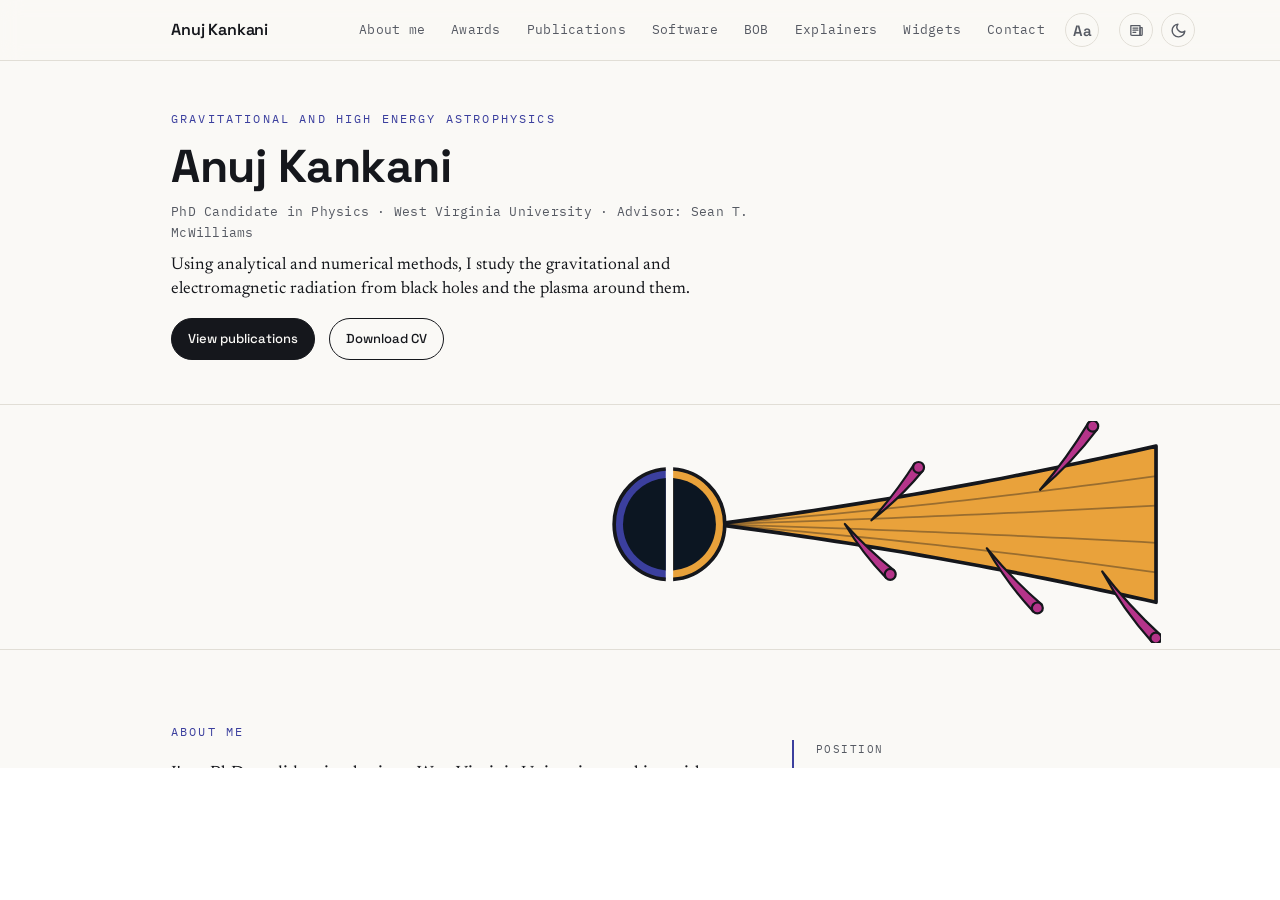
<file: _fit.html>
<!DOCTYPE html><html><head><meta charset="utf-8">
<style>html,body{margin:0}#out{position:absolute;top:0;left:1960px;font:11px monospace;white-space:pre}</style></head>
<body><div id="out">…</div>
<script>
var rows=[], V=[[1280,720],[1366,768],[1440,900],[1680,1050],[1920,1080],[2560,1200],[768,1024],[390,844]], i=0;
function next(){
  if(i>=V.length){document.getElementById('out').textContent=rows.join('\n');return;}
  var v=V[i++], f=document.createElement('iframe');
  f.width=v[0]; f.height=v[1]; f.src='/index.html?'+Math.random();
  f.style.cssText='border:0;position:absolute;top:0;left:0';
  f.onload=function(){
    var d=f.contentDocument, w=f.contentWindow;
    d.fonts.ready.then(function(){ setTimeout(function(){
      var D=d.documentElement, W=D.clientWidth;
      var svgEl=d.querySelector('.hero-fig svg');
      var r=svgEl.getBoundingClientRect();
      var vb=svgEl.viewBox.baseVal;
      var b=svgEl.getBBox();
      // does any drawn content fall outside the viewBox (i.e. get clipped)?
      var clipped = (b.x < vb.x-1) || (b.y < vb.y-1) ||
                    (b.x+b.width > vb.x+vb.width+1) || (b.y+b.height > vb.y+vb.height+1);
      var tot=d.querySelector('nav').getBoundingClientRect().height+
              d.querySelector('.hero').getBoundingClientRect().height;
      rows.push(String(v[0])+'x'+String(v[1]).padEnd(5)+
        ' fig='+String(Math.round(r.width)).padStart(4)+'x'+String(Math.round(r.height)).padStart(3)+
        ' edges L='+Math.round(r.left)+' R='+Math.round(W-r.right)+
        ' vertClip='+(clipped?'YES':'no ')+
        ' nav+hero='+String(Math.round(tot)).padStart(4)+
        (tot<=w.innerHeight?' FITS':' OVER '+Math.round(tot-w.innerHeight))+
        ' hscroll='+(D.scrollWidth>W+1?'YES':'no'));
      document.body.removeChild(f); next();
    },700); });
  };
  document.body.appendChild(f);
}
next();
</script></body></html>
</file>
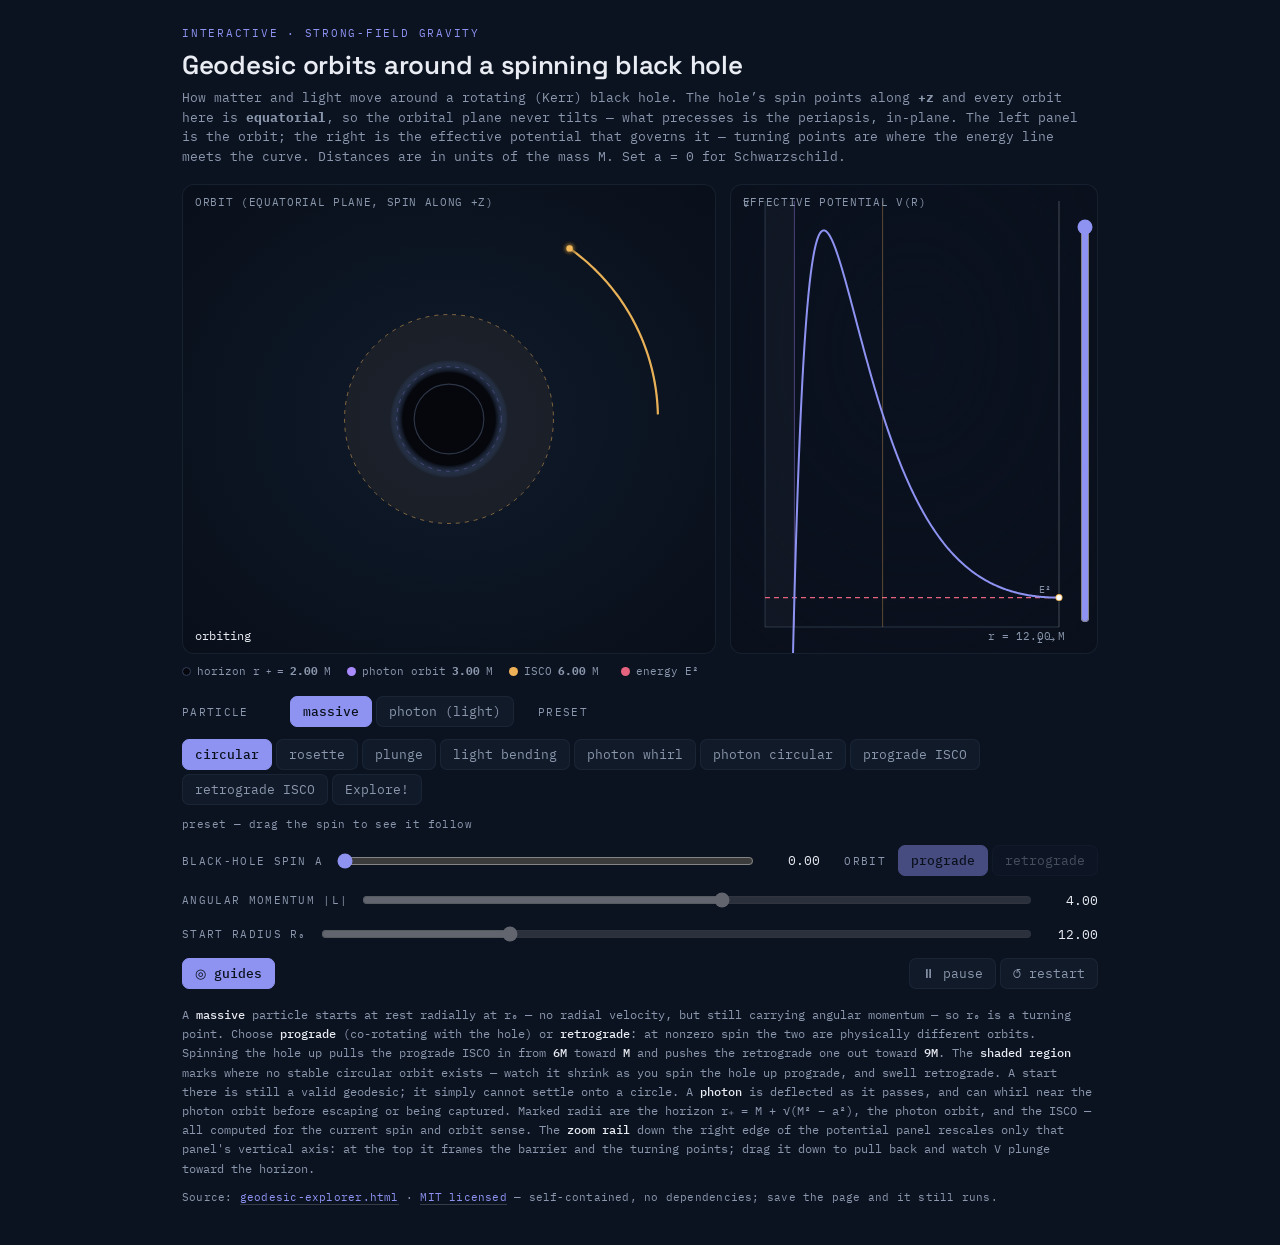
<file: geodesic-explorer.html>
<!DOCTYPE html>
<html lang="en">
<head>
<meta charset="UTF-8">
<meta name="viewport" content="width=device-width, initial-scale=1.0">
<title>Geodesic Orbit Visualizer — Kerr & Schwarzschild Black Holes</title>
<meta name="description" content="Interactive geodesic orbit visualizer for Kerr and Schwarzschild black holes. Integrate orbits of particles and photons against the effective potential, with horizon, photon orbit and ISCO.">
<meta name="author" content="Anuj Kankani">
<meta name="keywords" content="geodesic orbit visualizer, black hole orbit simulator, Kerr geodesics, Schwarzschild orbits, ISCO calculator, photon sphere, effective potential plot, light bending simulator, interactive general relativity">
<link rel="canonical" href="https://anujkankani.github.io/geodesic-explorer.html">

<!-- Social preview. og:image MUST be absolute: scrapers do not resolve
     relative paths and fail silently, showing a card with no image. -->
<meta property="og:type" content="website">
<meta property="og:site_name" content="Anuj Kankani">
<meta property="og:title" content="Geodesic orbit visualizer — Kerr and Schwarzschild">
<meta property="og:description" content="Interactive geodesic orbit visualizer for Kerr and Schwarzschild black holes. Integrate orbits of particles and photons against the effective potential, with horizon, photon orbit and ISCO.">
<meta property="og:url" content="https://anujkankani.github.io/geodesic-explorer.html">
<meta property="og:image" content="https://anujkankani.github.io/assets/og-geodesic.jpg">
<meta property="og:image:width" content="1200">
<meta property="og:image:height" content="630">
<meta property="og:image:alt" content="An orbit traced around a black hole, with the horizon, photon orbit and ISCO marked.">
<meta name="twitter:card" content="summary_large_image">

<!-- Tab icon: the site's chirp mark, inlined so the page fetches nothing but
     the font. Dark-only page, so theme-color is fixed to --bg. -->
<link rel="icon" href="data:image/svg+xml,%3Csvg%20xmlns='http://www.w3.org/2000/svg'%20viewBox='0%200%2032%2032'%3E%3Cdefs%3E%3ClinearGradient%20id='g'%20x1='0'%20y1='0'%20x2='1'%20y2='0'%3E%3Cstop%20offset='0'%20stop-color='%237C83F0'/%3E%3Cstop%20offset='.55'%20stop-color='%23E070B4'/%3E%3Cstop%20offset='1'%20stop-color='%23F0B457'/%3E%3C/linearGradient%3E%3C/defs%3E%3Crect%20width='32'%20height='32'%20rx='7'%20fill='%230E141F'/%3E%3Cpath%20d='M3.2%2016.0L3.5%2016.0L3.7%2016.0L4.0%2016.0L4.3%2016.0L4.5%2016.0L4.8%2016.0L5.1%2015.9L5.3%2015.9L5.6%2015.8L5.9%2015.8L6.1%2015.7L6.4%2015.7L6.7%2015.6L6.9%2015.5L7.2%2015.5L7.5%2015.4L7.7%2015.3L8.0%2015.2L8.3%2015.1L8.5%2015.1L8.8%2015.0L9.1%2015.0L9.3%2014.9L9.6%2014.9L9.9%2015.0L10.1%2015.0L10.4%2015.1L10.7%2015.2L10.9%2015.3L11.2%2015.5L11.5%2015.8L11.7%2016.0L12.0%2016.3L12.3%2016.7L12.5%2017.1L12.8%2017.5L13.1%2017.9L13.3%2018.3L13.6%2018.7L13.9%2019.2L14.1%2019.5L14.4%2019.9L14.7%2020.1L14.9%2020.3L15.2%2020.3L15.5%2020.2L15.7%2019.9L16.0%2019.5L16.3%2018.9L16.5%2018.1L16.8%2017.2L17.1%2016.1L17.3%2014.8L17.6%2013.5L17.9%2012.2L18.1%2011.0L18.4%209.9L18.7%209.1L18.9%208.5L19.2%208.4L19.5%208.7L19.7%209.6L20.0%2011.0L20.3%2012.9L20.5%2015.2L20.8%2017.7L21.1%2020.3L21.3%2022.1L21.6%2022.8L21.9%2022.8L22.1%2022.2L22.4%2021.0L22.7%2019.5L22.9%2017.9L23.2%2016.4L23.5%2015.1L23.7%2014.2L24.0%2013.7L24.3%2013.6L24.5%2013.8L24.8%2014.4L25.1%2015.1L25.3%2015.8L25.6%2016.4L25.9%2016.8L26.1%2017.0L26.4%2017.0L26.7%2016.8L26.9%2016.4L27.2%2016.0L27.5%2015.7L27.7%2015.5L28.0%2015.5L28.3%2015.6L28.5%2015.8L28.8%2016.0'%20fill='none'%20stroke='url(%23g)'%20stroke-width='2.7'%20stroke-linecap='round'%20stroke-linejoin='round'/%3E%3C/svg%3E">
<meta name="theme-color" content="#0B1220">


<!-- Structured data: this page is a standalone interactive tool, not
     just a page about one. WebApplication + LearningResource is what
     tells a search engine it is something you can USE, which is how it
     surfaces for "... visualizer" and "... simulator" queries. -->
<script type="application/ld+json">
  {
    "@context": "https://schema.org",
    "@graph": [
      {
        "@type": [
          "WebApplication",
          "LearningResource"
        ],
        "@id": "https://anujkankani.github.io/geodesic-explorer.html#app",
        "name": "Geodesic orbit visualizer (Kerr and Schwarzschild)",
        "url": "https://anujkankani.github.io/geodesic-explorer.html",
        "description": "Interactive geodesic orbit visualizer for Kerr and Schwarzschild black holes. Integrate equatorial orbits of massive particles and photons, watch the effective potential, and see the horizon, photon orbit and ISCO move with spin. Runs in the browser -- no install.",
        "applicationCategory": "EducationalApplication",
        "applicationSubCategory": "Physics visualization",
        "operatingSystem": "Any (modern web browser)",
        "browserRequirements": "Requires JavaScript and HTML5 canvas.",
        "isAccessibleForFree": true,
        "offers": {
          "@type": "Offer",
          "price": "0",
          "priceCurrency": "USD"
        },
        "author": {
          "@id": "https://anujkankani.github.io/#anuj"
        },
        "creator": {
          "@id": "https://anujkankani.github.io/#anuj"
        },
        "learningResourceType": "Interactive simulation",
        "educationalLevel": "Undergraduate, Graduate",
        "about": [
          {
            "@type": "Thing",
            "name": "Kerr metric"
          },
          {
            "@type": "Thing",
            "name": "Schwarzschild metric"
          },
          {
            "@type": "Thing",
            "name": "Geodesics"
          },
          {
            "@type": "Thing",
            "name": "Innermost stable circular orbit"
          },
          {
            "@type": "Thing",
            "name": "Photon sphere"
          },
          {
            "@type": "Thing",
            "name": "Effective potential"
          }
        ],
        "keywords": "geodesic orbit visualizer, black hole orbit simulator, Kerr geodesics, Schwarzschild orbits, ISCO calculator, photon sphere, effective potential plot, light bending simulator, interactive general relativity",
        "license": "https://github.com/AnujKankani/anujkankani.github.io/blob/main/LICENSE",
        "isPartOf": {
          "@id": "https://anujkankani.github.io/#website"
        }
      },
      {
        "@type": "Person",
        "@id": "https://anujkankani.github.io/#anuj",
        "name": "Anuj Kankani",
        "url": "https://anujkankani.github.io/"
      }
    ]
  }
</script>
<link rel="preconnect" href="https://fonts.googleapis.com">
<link rel="preconnect" href="https://fonts.gstatic.com" crossorigin>
<link href="https://fonts.googleapis.com/css2?family=Space+Grotesk:wght@500;600;700&family=IBM+Plex+Mono:wght@400;500&display=swap" rel="stylesheet">
<!-- VIZ:CSS -->
<style>
  /* GENERATED by tools/build.py from tools/_shared.css -- DO NOT EDIT HERE.
     Edit that file and re-run: python3 tools/build.py */
  /* ============================================================
     SHARED TOOL STYLES — inlined into every *-visualizer / *-explorer
     page by tools/build.py. Edit THIS file, never the inlined copy.
     Run `python3 tools/build.py` after changing it.
     See TOOLS.md for the rules these styles support.
     ============================================================ */
  :root{
    --bg:#0B1220; --panel:#111A29; --ink:#E9ECF2; --muted:#8A97AC; --line:#22304380;
    --accent:#8E93F2; --red:#E5637E; --blue:#5B8DEF; --amber:#EFB157;
    --cyan:#57C7E8; --violet:#A98BFF;
  }
  *{box-sizing:border-box;}
  body{margin:0;background:var(--bg);color:var(--ink);font-family:"IBM Plex Mono",monospace;
    -webkit-font-smoothing:antialiased;overflow-x:hidden;}

  /* Shared default. A tool with a wider layout may override .tool
     max-width in its own <style>, with a comment saying why. */
  .tool{max-width:860px;margin:0 auto;padding:26px 22px 30px;}

  .head{margin-bottom:18px;}
  .kicker{font-size:11px;letter-spacing:.16em;text-transform:uppercase;color:var(--accent);margin:0 0 8px;}
  h1{font-family:"Space Grotesk",sans-serif;font-size:clamp(20px,3.4vw,26px);margin:0 0 6px;font-weight:600;letter-spacing:-.01em;}
  .sub{font-size:13px;color:var(--muted);margin:0;line-height:1.5;}

  .controls{margin-top:18px;display:grid;gap:14px;}
  .row{display:flex;align-items:center;gap:12px;flex-wrap:wrap;}
  /* Tools with long control labels ("Angular momentum |L|") override
     .row .lab min-width in their own <style>. */
  .row .lab{font-size:11px;letter-spacing:.12em;text-transform:uppercase;color:var(--muted);min-width:64px;}
  .seg{display:flex;gap:4px;flex-wrap:wrap;}
  .seg button{font-family:"IBM Plex Mono",monospace;font-size:13px;color:var(--muted);
    background:var(--panel);border:1px solid var(--line);border-radius:7px;padding:6px 12px;cursor:pointer;
    transition:color .15s ease,background .15s ease,border-color .15s ease;}
  .seg button:hover{color:var(--ink);}
  .seg button:focus-visible{outline:2px solid var(--accent);outline-offset:2px;}
  .seg button[aria-pressed="true"]{color:#0A101B;background:var(--accent);border-color:var(--accent);font-weight:500;}
  input[type=range]{flex:1;min-width:140px;accent-color:var(--accent);}
  input[type=range]:focus-visible{outline:2px solid var(--accent);outline-offset:3px;}
  .mval{font-size:14px;color:var(--ink);min-width:38px;text-align:center;}

  .note{margin-top:16px;font-size:12px;color:var(--muted);line-height:1.6;}
  .note b{color:var(--ink);font-weight:500;}

  /* Source + licence line. For an interactive physics explainer, reuse is most
     of the value to another researcher, so every standalone tool says where the
     code is. Inline in a sentence, so WCAG 2.5.8's inline-in-text exemption
     applies and it needs no coarse-pointer sizing of its own. */
  .srcline{margin-top:12px;font-size:11px;color:var(--muted);letter-spacing:.02em;}
  .srcline a{color:var(--accent);text-decoration:none;border-bottom:1px solid rgba(255,255,255,.18);}
  .srcline a:hover{border-bottom-color:currentColor;}

  /* ---- touch input ----
     Keyed off pointer:coarse, not a width breakpoint: a small window on a
     laptop still has a mouse, and a large tablet still has fingers.

     Both platforms' guidance lands in the same place -- Apple HIG asks for
     44x44pt, Material for 48x48dp -- and the default 13px/6px buttons here
     come out ~31px tall, which is a miss-prone target on either. The range
     thumbs are worse: the UA default is around 12-16px.  */
  @media (pointer: coarse) {
    .seg button{min-height:44px;padding:10px 14px;}
    /* Horizontal sliders only. A tool may position a range absolutely with
       top+bottom (the geodesic zoom rail); setting height there would
       over-constrain the box and collapse it to 44px anchored at the top. */
    .row input[type=range]{height:44px;}
    .row{gap:10px 12px;}
    .seg{gap:6px;}
  }
  /* iOS paints a grey box over any tapped control; it reads as a rendering
     glitch on a dark UI that already shows its own pressed state. */
  button,input[type=range],.seg{-webkit-tap-highlight-color:transparent;}

  /* ---- embed mode: the host page supplies title + caption ----
     Activated by the ?embed=1 script in <body>. Tools add their own
     body.embed rules for panel heights; see TOOLS.md "embed contract". */
  body.embed{background:transparent;}
  body.embed .tool{padding:0;max-width:none;}
  body.embed .head,body.embed .note,body.embed .srcline{display:none;}
  body.embed .controls{margin-top:14px;padding:0 4px;}
</style>
<!-- /VIZ:CSS -->
<style>
  /* ---- tool-specific styles (shared ones are inlined above) ---- */
  /* Wider than the 860px shared default: this tool has two side-by-side panels. */
  .tool{max-width:960px;margin:0 auto;padding:26px 22px 30px;}
  /* Long control labels ("Angular momentum |L|") need more room than the shared 64px. */
  .row .lab{min-width:96px;}

  .panels{display:grid;grid-template-columns:1.45fr 1fr;gap:14px;}
  @media(max-width:640px){.panels{grid-template-columns:1fr;}}
  .panel{position:relative;border-radius:12px;border:1px solid var(--line);overflow:hidden;
    background:radial-gradient(130% 130% at 50% 35%, #12203400 0%, #0A101B 78%);}
  .panel.orbit{height:clamp(310px,54vh,470px);background:radial-gradient(120% 120% at 50% 50%, #0f1a2b 0%, #080d16 72%);}
  .panel.pot{height:clamp(310px,54vh,470px);}
  @media(max-width:640px){.panel.pot{height:230px;}}
  canvas{display:block;width:100%;height:100%;}
  .plabel{position:absolute;top:10px;left:12px;font-size:11px;letter-spacing:.06em;color:var(--muted);text-transform:uppercase;}
  .status{position:absolute;bottom:10px;left:12px;font-size:12px;color:var(--ink);}
  .status b{color:var(--amber);}
  .rread{position:absolute;bottom:10px;right:12px;font-size:11px;color:var(--muted);}

  /* Vertical zoom rail down the right edge of the potential panel. Three
     declarations, because no single one covers every engine: the `orient`
     attribute for Firefox before 129, -webkit-appearance:slider-vertical for
     WebKit and for Blink before Chrome 111, and writing-mode for everything
     current. direction:rtl puts the MINIMUM at the bottom, so dragging up
     zooms in, which is the way every other scroll/zoom control behaves.
     The canvas gives up the width rather than sliding underneath: drawPot
     reads clientWidth, so the axis, the "r →" label and the E² label all
     reflow on their own. */
  .panel.pot canvas{width:calc(100% - 24px);}
  .panel.pot .rread{right:32px;}
  /* Selector must outrank the generic `input[type=range]{min-width:150px}`
     below -- that is (0,1,1) and comes later, so a bare `.yzoom` at (0,1,0)
     loses and the rail renders 150px wide across the plot. */
  .panel.pot input.yzoom{position:absolute;right:3px;top:34px;bottom:30px;
    width:18px;min-width:0;flex:none;margin:0;
    writing-mode:vertical-lr;direction:rtl;-webkit-appearance:slider-vertical;
    accent-color:var(--accent);background:transparent;cursor:ns-resize;}
  .panel.pot input.yzoom:focus-visible{outline:2px solid var(--accent);outline-offset:2px;}
  /* Touch: widen the rail's hit area. height stays auto so the top/bottom
     anchoring keeps deciding its length -- the shared coarse-pointer rule is
     scoped to .row sliders precisely so it cannot collapse this one. */
  @media (pointer: coarse){
    .panel.pot input.yzoom{width:34px;right:0;height:auto;}
    .panel.pot canvas{width:calc(100% - 38px);}
    .panel.pot .rread{right:44px;}
  }

  input[type=range]{min-width:150px;}
  .val{font-size:13px;color:var(--ink);min-width:52px;text-align:right;}
  .legend{display:flex;gap:16px;flex-wrap:wrap;font-size:11px;color:var(--muted);margin-top:10px;}
  .legend span{display:inline-flex;align-items:center;gap:6px;}
  .dot{width:9px;height:9px;border-radius:50%;display:inline-block;}

  body.embed .panel{border-radius:0;border-left:none;border-right:none;border-top:none;}
  body.embed .panel.orbit{height:360px;}
  body.embed .panel.pot{height:360px;}
  @media(max-width:640px){
    body.embed .panel.orbit{height:300px;}
    body.embed .panel.pot{height:188px;}
  }
</style>
</head>
<body>
<script>if(location.search.indexOf('embed')>-1)document.body.classList.add('embed');</script>
<!-- VIZ:JS -->
<script>
  /* GENERATED by tools/build.py from tools/_shared.js -- DO NOT EDIT HERE.
     Edit that file and re-run: python3 tools/build.py */
  /* ============================================================
     SHARED TOOL RUNTIME — inlined into every tool page by
     tools/build.py. Edit THIS file, never the inlined copy.
     Run `python3 tools/build.py` after changing it.

     Exposes on window.Viz:
       Viz.loop(opts)      animation lifecycle (golden rules 2-5)
       Viz.seg(el, cb)     segmented button group + aria-pressed
       Viz.canvas(cv, ctx) DPR-capped canvas sizing
       Viz.autoHeight()    report content height to an embedding page
       Viz.isMobile(w)     width below Viz.MOBILE_W
       Viz.reducedMotion   prefers-reduced-motion, resolved once
       Viz.FRAME_MS / Viz.DPR_CAP / Viz.MOBILE_W   site-wide caps

     ES5 only, no dependencies, no runtime fetches. See TOOLS.md.
     ============================================================ */
  (function (window, document) {
    'use strict';

    var Viz = {};

    /* Site-wide caps. Changing these changes every tool — see the
       performance budget table in TOOLS.md before touching them. */
    Viz.FRAME_MS = 32;   /* ~30 fps */
    Viz.DPR_CAP = 2;
    Viz.MOBILE_W = 420;  /* below this, tools drop to a cheaper tier */

    Viz.reducedMotion = !!(window.matchMedia &&
      window.matchMedia('(prefers-reduced-motion: reduce)').matches);

    Viz.isMobile = function (w) {
      return (w || window.innerWidth || 0) < Viz.MOBILE_W;
    };

    /* ---------------------------------------------------------
       Viz.loop — the only supported way to animate.

       Owns running/raf/lastT/inView/tabHidden, the IntersectionObserver,
       the visibilitychange handler and the debounced resize, so that
       "never animate off-screen or in a background tab" is structural
       rather than something each tool must remember.

         opts.shouldRun  () => bool   is anything actually moving?
                                      (visibility is applied on top)
         opts.tick       (dt) => void advance state; omit if render-only
         opts.render     () => void   draw one frame  [required]
         opts.observe    Element      element whose visibility gates the
                                      loop [required]
         opts.resize     () => void   called debounced on window resize; must
                                      leave a correct frame (the runtime does
                                      not render again after it)
         opts.fps        number       frames per second; default Viz.FRAME_MS

       Returns a handle: { update, start, stop, isRunning(), destroy }.
         update()   call after ANY state change that could alter shouldRun();
                    re-evaluates and renders one final frame when halting, so
                    the static view stays correct. No-op once destroyed.
         start()    enforces the visibility gate itself, so the drag-start
                    shortcut cannot smuggle in an off-screen rAF.
         destroy()  disconnects the observer and removes both listeners.
       --------------------------------------------------------- */
    Viz.loop = function (opts) {
      if (!opts || typeof opts.render !== 'function') {
        throw new Error('Viz.loop: opts.render is required');
      }
      if (!opts.observe) {
        throw new Error('Viz.loop: opts.observe element is required');
      }

      var render = opts.render;
      var tick = typeof opts.tick === 'function' ? opts.tick : null;
      var userShould = typeof opts.shouldRun === 'function' ? opts.shouldRun : function () { return true; };
      var frameMs = opts.fps ? (1000 / opts.fps) : Viz.FRAME_MS;

      var running = false, raf = 0, lastT = 0;
      var inView = true, tabHidden = false;
      var destroyed = false;

      function shouldRun() {
        return !destroyed && inView && !tabHidden && !!userShould();
      }

      function frame(ts) {
        if (!running) return;
        if (ts - lastT < frameMs) { raf = window.requestAnimationFrame(frame); return; }
        var dt = lastT ? (ts - lastT) : frameMs;
        lastT = ts;
        if (tick) tick(dt);
        render();
        /* tick() may have ended the animation (e.g. integration done) */
        if (!shouldRun()) { stop(); render(); return; }
        raf = window.requestAnimationFrame(frame);
      }

      /* start() is part of the public handle, so it has to enforce rule 2 itself
         -- it used to check only `running || destroyed`, which meant a tool
         calling it directly (swsh does, on drag start) could kick off a rAF
         while the frame was scrolled out of view or the tab was hidden. frame()
         caught it one frame later, so the cost was small, but "never animate
         off-screen" was not actually guaranteed by the API that advertises this
         method. Nothing is lost by refusing: the observer calls update() when
         the element comes back, which starts the loop then. */
      function start() {
        if (running || destroyed || !inView || tabHidden) return;
        running = true; lastT = 0;
        raf = window.requestAnimationFrame(frame);
      }

      function stop() {
        running = false;
        if (raf) window.cancelAnimationFrame(raf);
        raf = 0;
      }

      /* The one entry point tools should call. Renders once when halting so the
         static frame stays correct -- but never after destroy(), or a stray
         call would paint through a torn-down tool. */
      function update() {
        if (destroyed) return;
        if (shouldRun()) start();
        else { stop(); render(); }
      }

      /* Every listener below is RETAINED so destroy() can undo it. They used to
         be anonymous and unreachable: destroy() set a flag and stopped the rAF,
         but the observer, the visibilitychange handler and the resize handler
         all stayed live, so a destroyed loop kept calling the tool's render()
         on every tab switch and every resize, and pinned its whole closure
         graph. Nothing calls destroy() on this site yet -- the docblock
         advertises it, so the first caller would have inherited that. */
      var io = null;
      if ('IntersectionObserver' in window) {
        io = new window.IntersectionObserver(function (es) {
          inView = es[0].isIntersecting;
          update();
        }, { threshold: 0.02 });
        io.observe(opts.observe);
      }

      function onVisibility() {
        tabHidden = document.hidden;
        update();
      }
      document.addEventListener('visibilitychange', onVisibility);

      /* Debounced: mobile browsers fire resize continuously while the
         URL bar collapses during scroll. */
      var rt = 0, onResize = null;
      if (typeof opts.resize === 'function') {
        onResize = function () {
          clearTimeout(rt);
          rt = setTimeout(function () {
            opts.resize();
            /* CONTRACT: opts.resize() must leave a correct frame on screen.
               Both tools end theirs with render(). This used to call update()
               here, which renders again whenever the loop is idle -- so every
               resize drew the same frame twice (three times in swsh, whose
               resize() also called updateRun()). Re-evaluate the run state
               without the extra paint. */
            if (shouldRun()) start(); else stop();
          }, 150);
        };
        window.addEventListener('resize', onResize);
      }

      return {
        update: update,
        start: start,
        stop: stop,
        isRunning: function () { return running; },
        destroy: function () {
          destroyed = true;
          stop();
          if (io) io.disconnect();
          document.removeEventListener('visibilitychange', onVisibility);
          if (onResize) window.removeEventListener('resize', onResize);
          clearTimeout(rt);
        }
      };
    };

    /* ---------------------------------------------------------
       Viz.seg — segmented button group.

       Replaces the hand-written
         [].forEach.call(this.children, function(x){ x.setAttribute(...) })
       block, which appeared four times across the first two tools.

         el  container with <button> children carrying data-* payloads
         cb  (button, dataset) => void, called on click

       Sets aria-pressed on the winner and clears it on the rest.
       Viz.seg.select(el, predicate) sets the pressed button
       programmatically without firing the callback.
       --------------------------------------------------------- */
    Viz.seg = function (el, cb) {
      if (!el) return;
      el.addEventListener('click', function (e) {
        var b = e.target.closest ? e.target.closest('button') : null;
        if (!b || b.parentNode !== el) return;
        press(el, b);
        if (cb) cb(b, b.dataset);
      });
    };

    function press(el, winner) {
      var kids = el.children;
      for (var i = 0; i < kids.length; i++) {
        kids[i].setAttribute('aria-pressed', kids[i] === winner);
      }
    }

    Viz.seg.select = function (el, predicate) {
      if (!el) return null;
      var kids = el.children, winner = null;
      for (var i = 0; i < kids.length; i++) {
        if (predicate(kids[i], kids[i].dataset)) { winner = kids[i]; break; }
      }
      if (winner) press(el, winner);
      return winner;
    };

    /* ---------------------------------------------------------
       Viz.canvas — DPR-capped backing-store sizing.

       Resolves the 1.5-vs-2 divergence between the first two tools
       to one site-wide cap. Sets the transform so all drawing code
       works in CSS pixels.

       Returns {w, h, dpr} in CSS pixels. Call from your resize().
       --------------------------------------------------------- */
    Viz.canvas = function (cv, ctx) {
      var dpr = Math.min(window.devicePixelRatio || 1, Viz.DPR_CAP);
      var w = cv.clientWidth, h = cv.clientHeight;
      cv.width = Math.round(w * dpr);
      cv.height = Math.round(h * dpr);
      if (ctx) ctx.setTransform(dpr, 0, 0, dpr, 0, 0);
      return { w: w, h: h, dpr: dpr };
    };

    /* ---------------------------------------------------------
       Viz.autoHeight — tell the host page how tall we actually are.

       Hard-coded iframe heights cannot work here. Content height is
       driven by how the control rows WRAP, which is not monotonic in
       viewport width: the geodesic tool measured 1076px at 320 wide,
       931px at 430, 866px at 600 and 692px at 700. Every fixed number
       clips at some width, and the tools are exactly the kind of thing
       people open on a phone.

       So the embedded page measures itself and posts the height up;
       index.html applies it. Same-origin postMessage, no fetch, no
       dependency -- the self-contained rule is about what the visitor's
       browser downloads, and this downloads nothing.

       The CSS heights stay as the floor: if script is off or the message
       never arrives, the page renders exactly as before.
       --------------------------------------------------------- */
    Viz.autoHeight = function () {
      if (window.parent === window) return;   /* standalone: nothing to tell */
      var last = 0, pending = 0;
      function send() {
        pending = 0;
        /* BODY only. documentElement.scrollHeight is clamped to at least the
           viewport -- inside an iframe that is the iframe's own height, so
           including it makes the reported height a ratchet: it can grow but
           never shrink, and the frame stays stuck at whatever the CSS floor
           was (356px of dead space under the geodesic tool at 700px wide).
           The body box is auto-sized to its content and has no such floor.
           Safe here because the embed panel heights are fixed in px -- if a
           tool ever sizes a panel in vh, shrinking the frame would feed back
           into the measurement. */
        var b = document.body;
        var h = Math.ceil(Math.max(b.scrollHeight, b.offsetHeight,
                                   b.getBoundingClientRect().height));
        if (h && Math.abs(h - last) > 1) {
          last = h;
          try { window.parent.postMessage({ type: 'viz-height', h: h }, location.origin); }
          catch (e) { /* host on another origin: it keeps its CSS height */ }
        }
      }
      function schedule() { if (!pending) pending = setTimeout(send, 60); }
      if (window.ResizeObserver) {
        /* Catches control rows re-wrapping, which plain resize events miss. */
        new window.ResizeObserver(schedule).observe(document.body);
      }
      window.addEventListener('resize', schedule);
      window.addEventListener('load', schedule);
      if (document.fonts && document.fonts.ready) document.fonts.ready.then(schedule);
      schedule();
    };

    window.Viz = Viz;
  })(window, document);
</script>
<!-- /VIZ:JS -->
<div class="tool">
  <div class="head">
    <p class="kicker">Interactive · strong-field gravity</p>
    <h1>Geodesic orbits around a spinning black hole</h1>
    <p class="sub">How matter and light move around a rotating (Kerr) black hole. The hole&rsquo;s spin points along <b>+z</b> and every orbit here is <b>equatorial</b>, so the orbital plane never tilts — what precesses is the periapsis, in-plane. The left panel is the orbit; the right is the effective potential that governs it — turning points are where the energy line meets the curve. Distances are in units of the mass M. Set a = 0 for Schwarzschild.</p>
  </div>

  <div class="panels">
    <div class="panel orbit"><span class="plabel">Orbit (equatorial plane, spin along +z)</span><canvas id="orbitCv"></canvas>
      <span class="status" id="status"></span></div>
    <div class="panel pot"><span class="plabel">Effective potential V(r)</span><canvas id="potCv"></canvas>
      <input type="range" class="yzoom" id="slY" orient="vertical"
             min="0" max="1" step="0.01" value="1"
             title="Vertical zoom: top frames the barrier and turning points, bottom pulls back to the horizon"
             aria-label="Effective potential vertical zoom">
      <span class="rread" id="rread"></span></div>
  </div>

  <div class="legend">
    <span><i class="dot" style="background:#05070c;border:1px solid #33405a"></i>horizon r<sub>+</sub> = <b id="legH">2.00</b>M</span>
    <span id="legPhotonItem"><i class="dot" style="background:var(--violet)"></i>photon orbit <b id="legP">3.00</b>M</span>
    <span id="legIscoItem"><i class="dot" style="background:var(--amber)"></i>ISCO <b id="legI">6.00</b>M <span id="legSense"></span></span>
    <span><i class="dot" style="background:var(--red)"></i>energy E²</span>
  </div>

  <div class="controls">
    <div class="row">
      <span class="lab">Particle</span>
      <div class="seg" id="typeSeg">
        <button data-t="massive" aria-pressed="true">massive</button>
        <button data-t="photon" aria-pressed="false">photon (light)</button>
      </div>
      <span class="lab" style="min-width:0;margin-left:12px">Preset</span>
      <div class="seg" id="presetSeg">
        <button data-p="circular">circular</button>
        <button data-p="rosette">rosette</button>
        <button data-p="plunge">plunge</button>
        <button data-p="bending">light bending</button>
        <button data-p="whirl">photon whirl</button>
        <button data-p="photoncirc">photon circular</button>
        <button data-p="isco">prograde ISCO</button>
        <button data-p="retro">retrograde ISCO</button>
        <button data-p="explore">Explore!</button>
      </div>
      <span class="lab" id="lockHint" style="min-width:0;letter-spacing:.04em;text-transform:none"></span>
    </div>
    <div class="row">
      <span class="lab" id="labA">Black-hole spin a</span>
      <input type="range" id="slA" min="0" max="0.99" step="0.01" value="0">
      <span class="val" id="valA">0.00</span>
      <span class="lab" style="min-width:0;margin-left:12px">Orbit</span>
      <div class="seg" id="senseSeg">
        <button data-s="pro" aria-pressed="true">prograde</button>
        <button data-s="ret" aria-pressed="false">retrograde</button>
      </div>
    </div>
    <div class="row">
      <span class="lab" id="lab1">Angular momentum L</span>
      <input type="range" id="slL" min="0.5" max="7" step="0.02" value="3.9">
      <span class="val" id="valL">3.90</span>
    </div>
    <div class="row">
      <span class="lab" id="lab2">Start radius r₀</span>
      <input type="range" id="slR" min="1.2" max="40" step="0.02" value="12">
      <span class="val" id="valR">12.0</span>
    </div>
    <div class="row">
      <div class="seg">
        <button id="guidesBtn" aria-pressed="true">◎ guides</button>
      </div>
      <div class="seg" style="margin-left:auto">
        <button id="pauseBtn" aria-pressed="false">⏸ pause</button>
        <button id="resetBtn">↺ restart</button>
      </div>
    </div>
  </div>

  <p class="note">A <b>massive</b> particle starts at rest radially at r₀ — no radial velocity, but still carrying angular momentum — so r₀ is a turning point. Choose <b>prograde</b> (co-rotating with the hole) or <b>retrograde</b>: at nonzero spin the two are physically different orbits. Spinning the hole up pulls the prograde ISCO in from <b>6M</b> toward <b>M</b> and pushes the retrograde one out toward <b>9M</b>. The <b>shaded region</b> marks where no stable circular orbit exists — watch it shrink as you spin the hole up prograde, and swell retrograde. A start there is still a valid geodesic; it simply cannot settle onto a circle. A <b>photon</b> is deflected as it passes, and can whirl near the photon orbit before escaping or being captured. Marked radii are the horizon r₊ = M + √(M² − a²), the photon orbit, and the ISCO — all computed for the current spin and orbit sense. The <b>zoom rail</b> down the right edge of the potential panel rescales only that panel's vertical axis: at the top it frames the barrier and the turning points; drag it down to pull back and watch V plunge toward the horizon.</p>
  <p class="srcline">Source: <a href="https://github.com/AnujKankani/anujkankani.github.io/blob/main/geodesic-explorer.html" target="_blank" rel="noopener">geodesic-explorer.html</a> · <a href="https://github.com/AnujKankani/anujkankani.github.io/blob/main/LICENSE" target="_blank" rel="noopener">MIT licensed</a> — self-contained, no dependencies; save the page and it still runs.</p>
</div>

<script>
// ---------- physics: equatorial Kerr, M = 1, G = c = 1 ----------
// Boyer-Lindquist coordinates. The hole's spin is along +z BY CONSTRUCTION
// and every orbit is confined to theta = pi/2, so Sigma = r^2 and the state
// vector is [r, dr/dtau, phi] -- there is no theta dynamics and hence no
// orbital-PLANE precession (Lense-Thirring) anywhere in this tool. Bound
// eccentric orbits still show in-plane PERIAPSIS advance -- that is what the
// rosette preset draws.
// Radial potential (Bardeen, Press & Teukolsky 1972):
//   R(r) = [E(r^2+a^2) - L a]^2 - Delta [ mu r^2 + (L - aE)^2 ],  Delta = r^2 - 2r + a^2
//   (dr/dtau)^2 = R / r^4  ==  E^2 - Veff(r)
// Expanding gives the forms below; both reduce EXACTLY to the Schwarzschild
// expressions at a = 0 (verified symbolically, and by the test suite).
// NOTE: unlike Schwarzschild, Veff depends on E as well as L, because the
// frame-dragging cross-term E*L*a does not separate. So the plotted potential
// curve changes when the energy changes -- it is not a fixed background.
var mu=1, L=4.6, aSpin=0.0, Efix=1.0;   // rest-mass flag, ang. mom., spin, energy

// ---- the physics, as PURE functions of an explicit state ----------------
// Written this way so the test suite can bind to these directly and sweep
// (r, mu, L, a, E) freely. They used to read the module-level mu/L/aSpin/Efix
// above, which meant a test could only ever probe them at whatever state the
// UI happened to be in -- so the suite carried its own reimplementation and
// checked the shipped code with a source regex instead. The one-arg forms
// below are the wrappers the tool itself calls; they supply current state and
// nothing else, and a test asserts they forward faithfully.

function deltaOf(r, a){ return r*r - 2*r + a*a; }

// Veff(r) = mu - 2mu/r + (L^2 + a^2(mu - E^2))/r^2 + (-2)(L - aE)^2/r^3
function veffOf(r, m, Lz, a, E){
  var r2=r*r, r3=r2*r, LaE=Lz-a*E;
  return m - 2*m/r + (Lz*Lz + a*a*(m - E*E))/r2 - 2*LaE*LaE/r3;
}

// accel = d^2r/dtau^2 = (1/2) d/dr (R/r^4) = -(1/2) dVeff/dr
function accelOf(r, m, Lz, a, E){
  var r2=r*r, r3=r2*r, r4=r3*r, LaE=Lz-a*E;
  return -m/r2 + (Lz*Lz + a*a*(m - E*E))/r3 - 3*LaE*LaE/r4;
}

// Frame dragging: dphi/dtau = [2 a E / r + (1 - 2/r) L] / Delta
// At a = 0 this collapses to L/r^2, the Schwarzschild form.
function dphidtauOf(r, Lz, a, E){
  var d=deltaOf(r, a);
  if(Math.abs(d)<1e-12) d = d<0 ? -1e-12 : 1e-12;   // never divide by zero
  return (2*a*E/r + (1 - 2/r)*Lz) / d;
}

// ---- current-state wrappers, used everywhere else in this file ----------
function Veff(r){ return veffOf(r, mu, L, aSpin, Efix); }
function accel(r){ return accelOf(r, mu, L, aSpin, Efix); }
function dphidtau(r){ return dphidtauOf(r, L, aSpin, Efix); }

function deriv(s,o){ o[0]=s[1]; o[1]=accel(s[0]); o[2]=dphidtau(s[0]); }

// ---------- Kerr landmarks (Bardeen, Press & Teukolsky 1972) ----------
// The spin slider is >= 0, so the co-rotating root is selected by `pro`, not
// by the sign of a: that is -1 on the sqrt in rISCO and -|a| in the acos
// argument in rPhoton.
function rHorizon(a){ var s=1-a*a; return 1 + Math.sqrt(s>0?s:0); }
function rPhoton(a, pro){
  return 2*(1 + Math.cos((2/3)*Math.acos(pro ? -Math.abs(a) : Math.abs(a))));
}
function rISCO(a, pro){
  var aa=a*a, c=Math.cbrt(1-aa);
  var Z1 = 1 + c*(Math.cbrt(1+a) + Math.cbrt(1-a));
  var Z2 = Math.sqrt(3*aa + Z1*Z1);
  var t = (3-Z1)*(3+Z1+2*Z2);
  return 3 + Z2 + (pro?-1:1)*Math.sqrt(t>0?t:0);
}
// Critical impact parameter: the b of the circular PHOTON orbit at r_ph.
// A photon there has E = 1, L = b_c, dr/dtau = 0 -- exactly circular, though
// unstable. Reduces to 3*sqrt(3) at a = 0.
// b_crit = -(r^3 - 3r^2 + a^2 r + a^2) / (a (r - 1)) at r = r_photon.
// Two removable singularities, both guarded:
//   a -> 0   the 1/a blows up; the Schwarzschild value is 3*sqrt(3).
//   |a| -> 1 the PROGRADE photon orbit reaches r = 1, so (rp - 1) -> 0 and the
//            numerator vanishes with it -- a genuine 0/0. It happened to
//            return 2 only because acos(-1) leaves rp at 1.0000000000000004.
//            The limit is exactly 2 (b_crit -> 2M for the extremal prograde
//            photon orbit), so return it rather than relying on float noise.
//            Unreachable through the UI (the spin slider caps at 0.99), but
//            this is a public function and the next caller may not know that.
function bCrit(a, pro){
  var rp = rPhoton(Math.abs(a), pro);
  if(Math.abs(a) < 1e-12) return 3*Math.sqrt(3);
  if(Math.abs(rp - 1) < 1e-9) return 2;
  return -(rp*rp*rp - 3*rp*rp + a*a*rp + a*a)/(a*(rp-1));
}

// Circular-orbit E and L at radius r (BPT 2.12-2.13); used for initial data.
function circEL(r, a, pro){
  var s = pro?1:-1, v=Math.sqrt(r);
  var den = Math.pow(r,0.75)*Math.sqrt(Math.pow(r,1.5) - 3*v + 2*s*a);
  return [ (Math.pow(r,1.5) - 2*v + s*a)/den,
           s*(r*r - 2*s*a*v + a*a)/den ];
}
var _k1=[0,0,0],_k2=[0,0,0],_k3=[0,0,0],_k4=[0,0,0],_t=[0,0,0];
function rk4(s,h){
  deriv(s,_k1);
  _t[0]=s[0]+0.5*h*_k1[0];_t[1]=s[1]+0.5*h*_k1[1];_t[2]=s[2]+0.5*h*_k1[2]; deriv(_t,_k2);
  _t[0]=s[0]+0.5*h*_k2[0];_t[1]=s[1]+0.5*h*_k2[1];_t[2]=s[2]+0.5*h*_k2[2]; deriv(_t,_k3);
  _t[0]=s[0]+h*_k3[0];_t[1]=s[1]+h*_k3[1];_t[2]=s[2]+h*_k3[2]; deriv(_t,_k4);
  s[0]+=h/6*(_k1[0]+2*_k2[0]+2*_k3[0]+_k4[0]);
  s[1]+=h/6*(_k1[1]+2*_k2[1]+2*_k3[1]+_k4[1]);
  s[2]+=h/6*(_k1[2]+2*_k2[2]+2*_k3[2]+_k4[2]);
}

// ---------- state ----------
var reducedMotion=window.matchMedia&&window.matchMedia('(prefers-reduced-motion: reduce)').matches;
// activePreset: null in Explore mode, else the preset re-derived on spin change.
var S={type:'massive', r0:24, paused:reducedMotion, guides:true, pro:true,
       activePreset:'circular', yzoom:1};
var st=[24,0,0], E2=1, Rview=28, outcome='', done=false;
var trailX=[], trailY=[], TRAIL=2600;
var H=0.02;

// Dash patterns and gradients are allocated ONCE. setLineDash takes an array
// and createRadialGradient returns an object, so writing them inline in a draw
// call is an allocation every frame -- 4 arrays and 2 gradients per frame here,
// at 30fps, on a page that runs a second canvas tool alongside this one. The
// ALLOC guard in tools/test.js could not see either shape; it now can.
var DASH_GUIDE=[4,5], DASH_E2=[5,4], DASH_OFF=[];
var _hgCx=NaN,_hgCy=NaN,_hgRh=NaN,_hg=null;   // horizon glow, keyed on geometry
var _pgCol='',_pg=null;                        // particle glow, drawn at origin

var oc=document.getElementById('orbitCv'), octx=oc.getContext('2d');
var pc=document.getElementById('potCv'), pctx=pc.getContext('2d');
var OW=0,OH=0,PW=0,PH=0;
var anim=null;  // Viz.loop handle, created after render() is defined

function partColor(){ return S.type==='photon'? '#7CD6F2' : '#F2B85A'; }

// The r0 band does NOT track the ISCO: a band that moved with the ISCO left
// r0 pinned to a bound after any spin drag. The ISCO's spin-dependence is
// drawn instead. The floor is the horizon for massive particles, and the
// photon orbit for photons -- inside it no ray with a real b can start.
var R0_MAX = 40;
function r0Bounds(){
  if(S.type==='photon') return [rPhoton(aSpin, S.pro), 34];
  return [rHorizon(aSpin) + 0.15, R0_MAX];
}
function clampR0(){
  var sr=document.getElementById('slR'), b=r0Bounds(), lo=b[0], hi=b[1];
  // Round OUTWARD, not to nearest. toFixed() rounds to nearest, which moved
  // the bound across the physical limit half the time: at a=0.5, r_ph=2.3473
  // became a min of 2.35 (so the circular null orbit was no longer selectable,
  // though the comment below claims it is), and at a=0.7, r_ph=2.0133 became
  // 2.01 (letting r0 start INSIDE the photon orbit). Ceil the low bound and
  // floor the high one, so the slider range is always a subset of the legal
  // range at 2dp.
  sr.min = (Math.ceil(lo*100)/100).toFixed(2);
  sr.max = (Math.floor(hi*100)/100).toFixed(2);
  var v = parseFloat(sr.value);
  if(v < lo) sr.value = sr.min;
  else if(v > hi) sr.value = sr.max;
  var vr=document.getElementById('valR');
  if(vr) vr.textContent = parseFloat(sr.value).toFixed(2);
}

// Energy of a particle instantaneously at rest radially (dr/dtau = 0) at r,
// for equatorial Kerr. In Schwarzschild you can just set E^2 = Veff(r0), but
// here Veff depends on E through the frame-dragging cross-term, so the
// condition E^2 = Veff(r0; E) is implicit. Closed-form (future-directed) root:
function energyAtRest(r, a, Lz, m){
  var inner = Lz*Lz*a*a*r + Lz*Lz*r*r*r - 2*Lz*Lz*r*r
            + a*a*a*a*m*r + 2*a*a*a*a*m + 2*a*a*m*r*r*r - 4*a*a*m*r
            + m*r*r*r*r*r - 2*m*r*r*r*r;
  if(inner<0) inner=0;
  return (2*Lz*a + Math.sqrt(r)*Math.sqrt(inner)) / (a*a*r + 2*a*a + r*r*r);
}

function reset(){
  // The slider carries |L|; the prograde/retrograde button carries the sign.
  // Presets set S.exactL / S.exactR to unquantised values; slider steps are
  // coarse enough to shift a preset off an exact orbit, so those win until
  // the user moves that slider.
  aSpin=parseFloat(document.getElementById('slA').value);
  clampR0();                       // r0 bounds depend on a and the sense
  var Lmag = (S.exactL!==undefined) ? S.exactL
           : Math.abs(parseFloat(document.getElementById('slL').value));
  L = Math.abs(Lmag) * (S.pro?1:-1);
  S.r0 = (S.exactR!==undefined) ? S.exactR
       : parseFloat(document.getElementById('slR').value);
  mu = S.type==='photon'?0:1;
  trailX.length=0; trailY.length=0; trailPhi=0; done=false; outcome='';
  if(S.type==='photon'){
    // Null geodesics depend only on b = L/E, so fixing E = 1 costs no
    // generality -- it only sets the affine-parameter normalisation.
    Efix=1; E2=1;
    // A start is only physical where E^2 >= Veff(r0): otherwise no null
    // geodesic with this b passes through r0 at all. Clamping the sqrt to
    // zero and integrating anyway fabricates a trajectory whose departure
    // direction comes from roundoff, so reject the start instead.
    var v=E2-Veff(S.r0);
    if(v < -1e-12){
      done=true; outcome='no ray with this b reaches r₀';
      st=[S.r0, 0, Math.PI];
    }else{
      // v ~ 0 within roundoff is the genuine turning point -- including the
      // (unstable) circular null orbit at r = r_ph with b = b_crit, which
      // falls out of this branch with dr/dtau = 0 and needs no special case.
      st=[S.r0, -Math.sqrt(v>0?v:0), Math.PI];  // incoming from the left
    }
    Rview=Math.min(34, Math.max(11, S.r0*1.06));
  }else{
    Efix=energyAtRest(S.r0, aSpin, L, mu);
    E2=Efix*Efix;
    st=[S.r0,0,0];                    // r0 is a turning point (dr/dtau = 0)
    Rview=Math.min(46, Math.max(9, S.r0*1.12));
  }
  buildPot();
  render();
  updateRun();
}

// Max angle between drawn trail vertices. One vertex per frame drew chords
// spanning most of a revolution near the horizon at high spin; spacing by
// ANGLE keeps the polyline faithful to the orbit wherever dphi/dtau is big.
var TRAIL_DPHI = 0.04;        // ~2.3 deg between drawn vertices
var trailPhi = 0;             // angle accumulated since the last vertex

// Trimmed in CHUNKS, not one vertex at a time. Array.shift() is an O(n)
// memmove; past TRAIL this ran up to 40x per frame over two 2600-element
// arrays. Dropping TRIM_CHUNK at once makes that cost 1/64 as often, and the
// only visible consequence is that the faded tail runs up to 64 vertices
// (~2.5%) long before it is trimmed -- invisible at the 0.30 alpha it is
// drawn with, and the bright head (the last 90) is never affected.
var TRIM_CHUNK = 64;
function pushTrail(){
  var x=st[0]*Math.cos(st[2]), y=st[0]*Math.sin(st[2]);
  trailX.push(x); trailY.push(y);
  if(trailX.length > TRAIL + TRIM_CHUNK){
    trailX.splice(0, trailX.length - TRAIL);
    trailY.splice(0, trailY.length - TRAIL);
  }
}

function step(){
  if(done) return;
  var steps = S.type==='photon'?18:40;
  for(var i=0;i<steps;i++){
    var phPrev=st[2];
    rk4(st,H);
    // Emit a vertex once the orbit has turned TRAIL_DPHI since the last.
    trailPhi += Math.abs(st[2]-phPrev);
    if(trailPhi >= TRAIL_DPHI){ trailPhi=0; pushTrail(); }
    if(st[0] < rHorizon(aSpin)+0.02){ done=true; outcome = S.type==='photon'?'photon captured':'plunged through the horizon'; break; }
    // This is a VIEWPORT cutoff, not a physical one, so it must not assert
    // escape. Most released orbits have E^2 < 1 and are bound (Veff -> 1 at
    // infinity, so they turn around) with an apoapsis outside the view box --
    // but NOT all: large |L| at small r0 gives E > 1, a genuinely unbound
    // turning point. Hence the E2 gate below rather than a blanket claim.
    if(st[0]>Rview*2.2){
      done=true;
      outcome = S.type==='photon' ? 'photon escaped'
              : (E2>=1 ? 'unbound — escaped' : 'left the view (bound orbit)');
      break;
    }
  }
  pushTrail();   // always end the frame on the current position
}

// ---------- effective-potential curve (rebuilt only on param change) ----------
var potPts=null, potMax=1, potMin=0, potMinOut=0, potMaxOut=1;
// Right-hand edge of the potential panel. The axis runs from the horizon
// (drawPot sets rMin = r+) out to 2*r_ISCO, so the window tracks the ISCO as
// the spin changes. Nothing is sampled inside r+: Veff -> -infinity as r -> 0
// through the -2(L-aE)^2/r^3 term, which would wreck the y-scale.
function potRMax(){
  return 2 * ((S.type==='photon') ? rPhoton(aSpin, S.pro) : rISCO(aSpin, S.pro));
}
function buildPot(){
  // Start sampling a hair outside r+ (Veff is finite there but the
  // curve is steep). The offset scales with the plotted width so the
  // gap stays sub-pixel at high spin, where the window is narrow.
  var rMax=potRMax(), rhB=rHorizon(aSpin), rCut=potRCut();
  var N=240, rMin=rhB + 0.0015*(rMax-rhB), arr=new Float32Array(N*2),
      mx=E2*1.05, mn=E2, mnOut=E2, mxOut=E2;
  for(var i=0;i<N;i++){
    var r=rMin+(rMax-rMin)*i/(N-1), v=Veff(r);
    if(v>mx&&v<10) mx=v;
    if(v<mn) mn=v;
    if(r>=rCut){ if(v<mnOut) mnOut=v; if(v>mxOut&&v<10) mxOut=v; }
    arr[i*2]=r; arr[i*2+1]=v;
  }
  potPts=arr; potMax=mx*1.08; potMin=mn; potMinOut=mnOut; potMaxOut=mxOut;
}

// Radius inside which the potential carries no feature worth framing -- the
// left edge of the "tight" end of the y-zoom.
// MASSIVE: the barrier peak always sits at or outside the light ring (checked
// across the whole spin/L range), so everything inside it is the dive toward
// -infinity and nothing else.
// PHOTON: the peak is NOT pinned to the light ring. It sits at
// r = 3(L - aE)/(L + aE), which for roughly a third of the b range falls
// INSIDE the light ring -- cutting at r_ph there would slice the barrier off
// the left edge, so take whichever radius is smaller.
function potRCut(){
  var rp=rPhoton(aSpin, S.pro), rh=rHorizon(aSpin);
  if(S.type!=='photon') return rp;
  var den=L + aSpin*Efix;
  var pk = Math.abs(den)>1e-9 ? 3*(L - aSpin*Efix)/den : rp;
  if(!(pk>rh)) pk=rh;
  return Math.min(rp, pk);
}

// The WIDE end (y-zoom t=0) of the potential panel's y axis; potRange() blends
// it toward the tight end. Veff plunges toward -infinity at the horizon (the
// sampled curve reaches -8.5 at a=0.9 retrograde, -21 at a=0.99), so this end
// needs a floor or that tail squashes everything else flat.
//   fit   - sit just under the lowest point the curve actually reaches in the
//           window. potMin is seeded at E2, so this also keeps the energy line
//           in frame. Without it the axis sat far below anything drawn: the
//           prograde-ISCO curve used only ~25% of the panel height at a=0.9.
//   floor - but never below a quarter of the energy line, nor a quarter of the
//           curve's value at the right edge. At high spin the photon barrier
//           lifts the whole curve well above E², and keying to E² alone then
//           left most of the frame empty.
// The cap is what stops `floor` winning so hard it pushes the E² line off the
// bottom -- a particle released near the horizon has E² ~ 0.07 while Veff at
// the right edge is ~0.83, and a quarter of that already exceeds E².
function potFloor(){
  var fit   = potMin - 0.08*(potMax - potMin);
  var floor = Math.max(0.25*E2, 0.25*Veff(potRMax()));
  return Math.min(Math.max(floor, fit), E2 - 0.04*(potMax - E2));
}

// Both ends of the y axis, blended by the y-zoom slider:
//   t = 0  the whole curve down to the horizon dive, floored by potFloor()
//   t = 1  just the band outside potRCut(), where the barrier, the turning
//          points and the well actually live
// At a = 0 the circular-orbit potential put its entire interesting band in
// the top 9% of the panel at t = 0, because V falls from 0.93 at the light
// ring to 0.04 at the horizon and that plunge set the scale.
// The TOP has to move too: potMax carries a multiplicative 8% margin, which
// is an absolute 0.08 above a band only 0.074 tall -- tightening the floor
// alone got that case to 45%, not much better than where it started.
// potMinOut/potMaxOut are both seeded at E2, so E2 is bracketed by them and
// the energy line stays in frame at either end, hence everywhere between.
function potRange(t){
  var d=potMaxOut-potMinOut;
  if(!(d>1e-9)) d=Math.max(1e-3, Math.abs(potMaxOut)*0.1);
  // Tight end: fit the outer band. NOT floored by potFloor() -- that floor
  // exists to stop the horizon dive setting the scale in the wide view, and
  // here the dive is meant to run off the bottom. Clamping it pinned the
  // a=0.9 circular case at 64%.
  var loT=potMinOut-0.08*d, hiT=potMaxOut+0.08*d;
  // Wide end: the UNION of the auto frame and the tight one. Taking potFloor
  // and potMax alone let the tight frame come out TALLER wherever the auto
  // view was clipping the band -- the light-bending preset at high spin -- so
  // dragging the slider right zoomed OUT. The union makes the span monotone
  // in t, which the test suite checks.
  var loW=Math.min(potFloor(), loT), hiW=Math.max(potMax, hiT);
  // Scratch pair, not a fresh array: drawPot calls this every frame and reads
  // both slots immediately.
  _yr[0]=loW + t*(loT-loW); _yr[1]=hiW + t*(hiT-hiW);
  return _yr;
}
var _yr=[0,0];

// ---------- rendering ----------
// Viz.canvas re-reads devicePixelRatio on every call and applies the shared
// cap. This used to be a hand-rolled sizeCanvas() over a DPR captured once at
// load, which left both backing stores wrong after a browser zoom or a drag to
// a monitor with a different ratio -- both of which fire resize, so the tool
// re-laid-out at the stale ratio and stayed soft until reload. That is the
// exact drift Viz.canvas exists to prevent; swsh already went through it.
function resize(){
  var a=Viz.canvas(oc,octx); OW=a.w;OH=a.h;
  var b=Viz.canvas(pc,pctx); PW=b.w;PH=b.h;
  render();
}

function render(){ drawOrbit(); drawPot(); }

function drawOrbit(){
  var ctx=octx, W=OW, H2=OH, cx=W/2, cy=H2/2, sc=Math.min(W,H2)*0.5/Rview;
  ctx.clearRect(0,0,W,H2);
  function X(x){return cx+x*sc;} function Y(y){return cy-y*sc;}
  // guides
  if(S.guides){
    ctx.setLineDash(DASH_GUIDE); ctx.lineWidth=1;
    // Spin is >= 0 and the sense is an explicit UI state, so the markers
    // and the dynamics read the same flag -- they cannot disagree.
    var pro = S.pro, aAbs = aSpin;
    // Shade inside the ISCO: no stable circular orbit exists there. The band
    // moves with both the spin and the orbit sense (8.72M retrograde at
    // a=0.9 against 2.32M prograde).
    if(S.type!=='photon'){
      var ri=rISCO(aAbs,pro)*sc;
      ctx.save();
      ctx.beginPath();
      ctx.arc(cx,cy,ri,0,6.2832);
      ctx.arc(cx,cy,rHorizon(aSpin)*sc,0,6.2832,true);   // punch out the hole
      ctx.fillStyle='rgba(239,177,91,.055)'; ctx.fill('evenodd');
      ctx.restore();
    }
    ctx.strokeStyle='rgba(169,139,255,.55)'; circle(ctx,cx,cy,rPhoton(aAbs,pro)*sc); ctx.stroke();  // photon orbit
    if(S.type!=='photon'){ ctx.strokeStyle='rgba(239,177,91,.5)'; circle(ctx,cx,cy,rISCO(aAbs,pro)*sc); ctx.stroke(); } // ISCO
    ctx.setLineDash(DASH_OFF);
  }
  // black hole (horizon). Must follow the spin: r+ = M + sqrt(M^2 - a^2)
  // shrinks to M as |a| -> 1. Drawing a fixed 2M disc at high spin hides the
  // prograde photon orbit (1.56M at a=0.9) and nearly the ISCO (2.32M) --
  // exactly the features the spin slider exists to reveal.
  var rh=rHorizon(aSpin)*sc;
  if(_hgCx!==cx||_hgCy!==cy||_hgRh!==rh){
    _hg=ctx.createRadialGradient(cx,cy,rh*0.2,cx,cy,rh*1.7);
    _hg.addColorStop(0,'#05070c'); _hg.addColorStop(0.75,'#05070c');
    _hg.addColorStop(1,'rgba(80,110,170,0)');
    _hgCx=cx; _hgCy=cy; _hgRh=rh;
  }
  ctx.fillStyle=_hg; circle(ctx,cx,cy,rh*1.7); ctx.fill();
  ctx.fillStyle='#05070c'; ctx.strokeStyle='rgba(120,140,180,.35)'; ctx.lineWidth=1.2;
  circle(ctx,cx,cy,rh); ctx.fill(); ctx.stroke();
  // trail
  var n=trailX.length;
  if(n>1){
    var col=partColor();
    ctx.lineJoin='round'; ctx.strokeStyle=col; ctx.globalAlpha=0.30; ctx.lineWidth=1.5;
    ctx.beginPath(); ctx.moveTo(X(trailX[0]),Y(trailY[0]));
    for(var i=1;i<n;i++) ctx.lineTo(X(trailX[i]),Y(trailY[i])); ctx.stroke();
    var head=Math.max(0,n-90);
    ctx.globalAlpha=0.95; ctx.lineWidth=2.2; ctx.beginPath(); ctx.moveTo(X(trailX[head]),Y(trailY[head]));
    for(i=head+1;i<n;i++) ctx.lineTo(X(trailX[i]),Y(trailY[i])); ctx.stroke();
    ctx.globalAlpha=1;
    // particle
    var px=X(trailX[n-1]), py=Y(trailY[n-1]);
    if(_pgCol!==col){
      _pg=ctx.createRadialGradient(0,0,0,0,0,9);
      _pg.addColorStop(0,col); _pg.addColorStop(1,'rgba(0,0,0,0)');
      _pgCol=col;
    }
    ctx.save(); ctx.translate(px,py);
    ctx.fillStyle=_pg; circle(ctx,0,0,9); ctx.fill();
    ctx.restore();
    ctx.fillStyle=col; circle(ctx,px,py,3.2); ctx.fill();
  }
  document.getElementById('status').innerHTML = done? ('<b>'+outcome+'</b>') : (S.type==='photon'?'light ray':'orbiting');
}

function drawPot(){
  if(!potPts) return;
  var ctx=pctx, W=PW, H2=PH, padL=34, padR=14, padT=16, padB=26;
  ctx.clearRect(0,0,W,H2);
  // Axis starts AT the horizon: nothing outside it is hidden, and the
  // divergent interior (Veff -> -infinity as r -> 0) is simply not shown,
  // which keeps the y-scale usable.
  var rMin=rHorizon(aSpin), rMax=potRMax(),
      yr=potRange(S.yzoom), yMin=yr[0], yMax=yr[1];
  function X(r){return padL+(r-rMin)/(rMax-rMin)*(W-padL-padR);}
  function Y(v){return padT+(1-(v-yMin)/(yMax-yMin))*(H2-padT-padB);}
  // axes
  ctx.strokeStyle='rgba(140,160,190,.25)'; ctx.lineWidth=1;
  ctx.beginPath(); ctx.moveTo(padL,padT); ctx.lineTo(padL,H2-padB); ctx.lineTo(W-padR,H2-padB); ctx.stroke();
  ctx.fillStyle='var(--muted)';
  // One shaded band: horizon -> photon orbit.
  var proP = S.pro, aAbsP = aSpin;
  ctx.fillStyle='rgba(255,255,255,.03)';
  ctx.fillRect(X(rMin),padT,X(rPhoton(aAbsP,proP))-X(rMin),H2-padT-padB);
  // energy line E²
  ctx.setLineDash(DASH_E2); ctx.strokeStyle='#E5637E'; ctx.lineWidth=1.3;
  ctx.beginPath(); ctx.moveTo(padL,Y(E2)); ctx.lineTo(W-padR,Y(E2)); ctx.stroke(); ctx.setLineDash(DASH_OFF);
  // reference verticals
  if(S.guides){
    ctx.strokeStyle='rgba(169,139,255,.4)'; vline(ctx,X(rPhoton(aAbsP,proP)),padT,H2-padB);
    if(S.type!=='photon'){ ctx.strokeStyle='rgba(239,177,91,.35)'; vline(ctx,X(rISCO(aAbsP,proP)),padT,H2-padB); }
  }
  // Veff curve
  ctx.strokeStyle='#8E93F2'; ctx.lineWidth=2; ctx.beginPath();
  for(var i=0;i<potPts.length/2;i++){ var r=potPts[i*2], v=potPts[i*2+1]; var xx=X(r),yy=Y(v);
    if(i===0)ctx.moveTo(xx,yy); else ctx.lineTo(xx,yy); }
  ctx.stroke();
  // current r marker
  var r=st[0]; if(r>=rMin&&r<=rMax){
    var col=partColor();
    ctx.strokeStyle='rgba(255,255,255,.25)'; vline(ctx,X(r),padT,H2-padB);
    ctx.fillStyle=col; circle(ctx,X(r),Y(E2),3.5); ctx.fill();               // total energy point
    ctx.fillStyle='#fff'; circle(ctx,X(r),Y(Veff(r)),2.6); ctx.fill();        // on the curve
  }
  // labels
  ctx.fillStyle='rgba(160,175,200,.8)'; ctx.font='10px "IBM Plex Mono",monospace';
  ctx.fillText('r →', W-padR-22, H2-padB+16); ctx.fillText('V', padL-22, padT+6);
  ctx.fillText('E²', W-padR-20, Y(E2)-5);
  document.getElementById('rread').textContent='r = '+st[0].toFixed(2)+' M';
}

function circle(ctx,x,y,r){ ctx.beginPath(); ctx.arc(x,y,r,0,6.2832); }
function vline(ctx,x,y0,y1){ ctx.lineWidth=1; ctx.beginPath(); ctx.moveTo(x,y0); ctx.lineTo(x,y1); ctx.stroke(); }

// ---------- animation lifecycle (shared runtime owns visibility gating) ----------
// step() may set `done` mid-tick when the particle plunges or escapes;
// Viz.loop re-checks shouldRun() after every tick and halts with a
// final render, so the terminal frame is always drawn.
anim=Viz.loop({
  observe:document.querySelector('.panels'),
  shouldRun:function(){ return !S.paused && !done; },
  tick:step,
  render:render,
  resize:resize
});
function updateRun(){ anim.update(); }

// ---------- controls ----------
function relabel(){
  var l1=document.getElementById('lab1'), sl=document.getElementById('slL');
  var l2=document.getElementById('lab2'), sr=document.getElementById('slR');
  // The slider carries the MAGNITUDE only -- the prograde/retrograde button
  // supplies the sign. A negative range here would give two ways to express
  // "retrograde" that could disagree with each other (and with the drawn
  // markers), which is the bug class the explicit toggle exists to remove.
  if(S.type==='photon'){
    l1.textContent='Impact parameter |b|'; sl.min=0; sl.max=9; sl.step=0.02;
    // 1.1 only floors the widest case; clampR0() then lifts min to r_ph
    // itself (3.0 at a=0, 1.17 at a=0.99) so the circular null orbit is
    // exactly selectable, not just approachable from afar.
    l2.textContent='Start radius r₀';      sr.min=1.1; sr.max=34; sr.step=0.01;
  }else{
    l1.textContent='Angular momentum |L|'; sl.min=0.5; sl.max=7; sl.step=0.02;
    // r0 bounds are set dynamically by clampR0() from the spin and sense;
    // do NOT pin them here or that clamp is silently overwritten.
    l2.textContent='Start radius r₀';      sr.step=0.01;
  }
}
function syncVals(){
  document.getElementById('valL').textContent=parseFloat(document.getElementById('slL').value).toFixed(2);
  document.getElementById('valR').textContent=parseFloat(document.getElementById('slR').value).toFixed(1);
  document.getElementById('valA').textContent=parseFloat(document.getElementById('slA').value).toFixed(2);
  syncLegend();
}

// Preset mode: the orbit follows the spin, so L, r0 and the sense become
// read-outs and only the spin slider stays live.
function syncLocks(){
  var locked = (S.activePreset !== null);
  ['slL','slR'].forEach(function(id){
    var el=document.getElementById(id);
    if(!el) return;
    el.disabled = locked;
    if(el.style) el.style.opacity = locked ? 0.45 : 1;
  });
  var senseSeg=document.getElementById('senseSeg');
  if(senseSeg && senseSeg.children){
    [].forEach.call(senseSeg.children, function(b){ b.disabled = locked; });
    if(senseSeg.style) senseSeg.style.opacity = locked ? 0.45 : 1;
  }
  var hint=document.getElementById('lockHint');
  if(hint) hint.textContent = locked
    ? 'preset — drag the spin to see it follow'
    : 'all controls live';
}

// The marked radii move with spin and orbit sense, so the legend reads them
// from the same functions the renderer uses -- hard-coded 2M/3M/6M labels
// would be wrong for every a != 0.
function syncLegend(){
  var a=parseFloat(document.getElementById('slA').value), pro=S.pro;
  document.getElementById('legH').textContent=rHorizon(a).toFixed(2);
  document.getElementById('legP').textContent=rPhoton(a,pro).toFixed(2);
  document.getElementById('legI').textContent=rISCO(a,pro).toFixed(2);
  document.getElementById('legSense').textContent =
    (a===0 ? '' : (pro ? '(prograde)' : '(retrograde)'));
  document.getElementById('legPhotonItem').style.display = S.guides ? '' : 'none';
  document.getElementById('legIscoItem').style.display =
    (S.guides && S.type!=='photon') ? '' : 'none';
}

var typeSeg=document.getElementById('typeSeg');
Viz.seg(typeSeg,function(b,d){
  S.type=d.t;
  S.exactL=undefined; S.exactR=undefined;
  relabel();
  if(S.type==='photon'){ document.getElementById('slL').value=6.5; document.getElementById('slR').value=24; }
  else { document.getElementById('slL').value=4.6; document.getElementById('slR').value=24; }
  syncVals(); reset();
});

// Presets may set the spin too. `circR:r` means "put the particle on the
// exact circular orbit at radius r for this spin" -- L then comes from the
// Kerr circular-orbit formula rather than being hard-coded, so the preset
// stays genuinely circular at any a (a hard-coded L only works at a = 0).
// Two kinds of preset, both meaningful as the spin varies: the orbit is
// either DERIVED from a (circR / atISCO / circPhoton) or holds L and r0 fixed
// while a changes. In preset mode only the spin slider is live; Explore!
// unlocks all three.
var presets={
  circular:{t:'massive',circR:12.0,a:0,pro:true},
  // Released from rest well outside the ISCO: a bound eccentric orbit whose
  // periapsis advances each pass -- the relativistic rosette.
  rosette:{t:'massive',L:3.9,r:14.0,a:0,pro:true},
  // L < 2*sqrt(3) = 3.464: no centrifugal barrier exists, so this plunges.
  plunge:{t:'massive',L:3.0,r:12.0,a:0,pro:true},
  bending:{t:'photon',L:8.0,r:26,a:0,pro:true},
  whirl:{t:'photon',L:5.25,r:26,a:0,pro:true},
  // Exactly on the unstable circular null orbit: r = r_ph, b = b_crit.
  photoncirc:{t:'photon',a:0,pro:true,circPhoton:true},
  // r and L both follow the spin: 6M at a=0 down to 1.45M prograde at 0.99.
  isco:{t:'massive',a:0.9,pro:true,atISCO:true},
  retro:{t:'massive',a:0.9,pro:false,atISCO:true}
};

// Recompute a preset's orbit for the current spin.
function applyPreset(p){
  if(!p) return;
  S.type = p.t;
  S.pro  = (p.pro===undefined) ? true : p.pro;
  relabel();
  var a = aSpin;
  if(p.atISCO){
    S.exactR = rISCO(a, S.pro);
    S.exactL = Math.abs(circEL(S.exactR, a, S.pro)[1]);
  }else if(p.circPhoton){
    S.exactR = rPhoton(a, S.pro);
    S.exactL = Math.abs(bCrit(a, S.pro));
  }else if(p.circR!==undefined){
    S.exactR = p.circR;
    S.exactL = Math.abs(circEL(p.circR, a, S.pro)[1]);
  }else{
    S.exactR = p.r;
    S.exactL = Math.abs(p.L);
  }
  clampR0();
  document.getElementById('slL').value=S.exactL;
  document.getElementById('slR').value=S.exactR;
  syncVals();
  reset();
}
Viz.seg(document.getElementById('presetSeg'),function(b,d){
  if(d.p==='explore'){
    // Unlock every control and keep whatever orbit is on screen.
    S.activePreset=null; S.exactL=undefined; S.exactR=undefined;
    syncLocks(); syncVals(); reset();
    return;
  }
  var p=presets[d.p]; if(!p)return;
  S.activePreset=d.p;
  // A preset carries its own spin; from then on the spin slider drives it.
  aSpin = (p.a===undefined) ? 0 : p.a;
  document.getElementById('slA').value=aSpin;
  Viz.seg.select(typeSeg,function(x,xd){ return xd.t===p.t; });
  Viz.seg.select(document.getElementById('senseSeg'),
                 function(x,xd){ return xd.s === ((p.pro===false)?'ret':'pro'); });
  applyPreset(p);
  syncLocks();
});
  relabel();
Viz.seg(document.getElementById('senseSeg'),function(b,d){
  S.pro = (d.s==='pro');
  if(S.activePreset){ applyPreset(presets[S.activePreset]); }
  else { S.exactL=undefined; S.exactR=undefined; syncVals(); reset(); }
});

document.getElementById('slA').addEventListener('input',function(){
  aSpin=parseFloat(this.value);
  document.getElementById('valA').textContent=aSpin.toFixed(2);
  if(S.activePreset){
    // Drag the spin and the ISCO (or photon orbit) moves with the particle on it.
    applyPreset(presets[S.activePreset]);
  }else{
    S.exactL=undefined; S.exactR=undefined;
    reset();
  }
});

// Pure view control: it rescales the axis, touches no physics, and so is
// never locked by syncLocks() and never re-integrates the orbit -- redrawing
// the potential panel alone is enough, and keeps the drag smooth while paused.
document.getElementById('slY').addEventListener('input',function(){
  S.yzoom=parseFloat(this.value); drawPot();
});

document.getElementById('slL').addEventListener('input',function(){S.activePreset=null;S.exactL=undefined;syncLocks();document.getElementById('valL').textContent=parseFloat(this.value).toFixed(2);syncLegend();reset();});
document.getElementById('slR').addEventListener('input',function(){S.activePreset=null;S.exactR=undefined;syncLocks();document.getElementById('valR').textContent=parseFloat(this.value).toFixed(2);reset();});

// Keeps the pause button's label/aria in sync with S.paused. Under
// prefers-reduced-motion the tool starts paused, so this must be driven
// from state rather than hard-coded to "playing" on reset.
function syncPause(){
  var b=document.getElementById('pauseBtn');
  b.setAttribute('aria-pressed',S.paused);
  b.textContent=S.paused?'▷ play':'⏸ pause';
}

document.getElementById('guidesBtn').onclick=function(){S.guides=!S.guides;this.setAttribute('aria-pressed',S.guides);syncLegend();render();};
document.getElementById('pauseBtn').onclick=function(){S.paused=!S.paused;syncPause();updateRun();};
document.getElementById('resetBtn').onclick=function(){reset();syncPause();};

// Visibility gating, the visibilitychange handler and the debounced
// resize are all owned by Viz.loop (see tools/_shared.js).

relabel(); syncPause(); syncLegend(); resize();
// Start on a preset: only the spin is live until Explore! is pressed.
Viz.seg.select(document.getElementById('presetSeg'),
               function(x,xd){ return xd.p==='circular'; });
applyPreset(presets.circular); syncLocks();
Viz.autoHeight();   // report our real height to index.html; no-op standalone
</script>
</body>
</html>
</file>
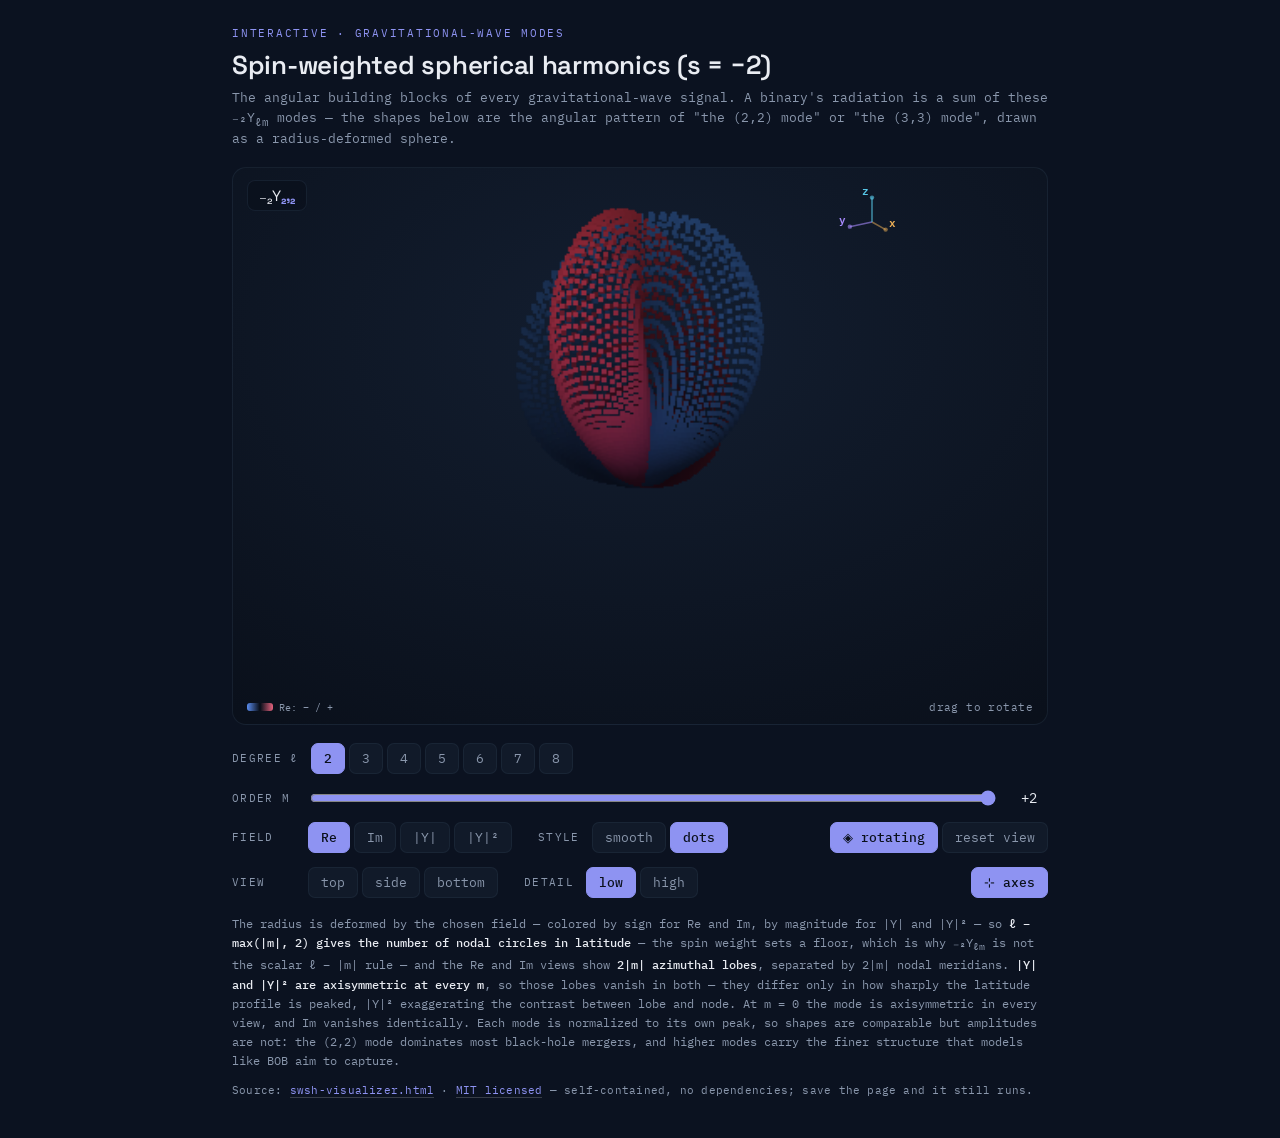
<file: swsh-visualizer.html>
<!DOCTYPE html>
<html lang="en">
<head>
<meta charset="UTF-8">
<meta name="viewport" content="width=device-width, initial-scale=1.0">
<title>Spin-Weighted Spherical Harmonic Visualizer (s = −2)</title>
<meta name="description" content="Interactive s = -2 spin-weighted spherical harmonic visualizer. Sweep l from 2 to 8 and m from -l to +l, switch Re, Im, |Y| and |Y|^2, and rotate the sphere in your browser.">
<meta name="author" content="Anuj Kankani">
<meta name="keywords" content="spin-weighted spherical harmonics, s=-2 spherical harmonic visualizer, -2Ylm, spin weighted spherical harmonic calculator, gravitational wave modes, quasinormal mode visualiser, spherical harmonic plot, interactive physics widget">
<link rel="canonical" href="https://anujkankani.github.io/swsh-visualizer.html">

<!-- Social preview. og:image MUST be absolute: scrapers do not resolve
     relative paths and fail silently, showing a card with no image. -->
<meta property="og:type" content="website">
<meta property="og:site_name" content="Anuj Kankani">
<meta property="og:title" content="Spin-weighted spherical harmonic visualizer (s = −2)">
<meta property="og:description" content="Interactive s = -2 spin-weighted spherical harmonic visualizer. Sweep l from 2 to 8 and m from -l to +l, switch Re, Im, |Y| and |Y|^2, and rotate the sphere in your browser.">
<meta property="og:url" content="https://anujkankani.github.io/swsh-visualizer.html">
<meta property="og:image" content="https://anujkankani.github.io/assets/og-swsh.jpg">
<meta property="og:image:width" content="1200">
<meta property="og:image:height" content="630">
<meta property="og:image:alt" content="A spin-weighted spherical harmonic drawn as a radius-deformed sphere of coloured points.">
<meta name="twitter:card" content="summary_large_image">

<!-- Tab icon: the site's chirp mark, inlined so the page fetches nothing but
     the font. Dark-only page, so theme-color is fixed to --bg. -->
<link rel="icon" href="data:image/svg+xml,%3Csvg%20xmlns='http://www.w3.org/2000/svg'%20viewBox='0%200%2032%2032'%3E%3Cdefs%3E%3ClinearGradient%20id='g'%20x1='0'%20y1='0'%20x2='1'%20y2='0'%3E%3Cstop%20offset='0'%20stop-color='%237C83F0'/%3E%3Cstop%20offset='.55'%20stop-color='%23E070B4'/%3E%3Cstop%20offset='1'%20stop-color='%23F0B457'/%3E%3C/linearGradient%3E%3C/defs%3E%3Crect%20width='32'%20height='32'%20rx='7'%20fill='%230E141F'/%3E%3Cpath%20d='M3.2%2016.0L3.5%2016.0L3.7%2016.0L4.0%2016.0L4.3%2016.0L4.5%2016.0L4.8%2016.0L5.1%2015.9L5.3%2015.9L5.6%2015.8L5.9%2015.8L6.1%2015.7L6.4%2015.7L6.7%2015.6L6.9%2015.5L7.2%2015.5L7.5%2015.4L7.7%2015.3L8.0%2015.2L8.3%2015.1L8.5%2015.1L8.8%2015.0L9.1%2015.0L9.3%2014.9L9.6%2014.9L9.9%2015.0L10.1%2015.0L10.4%2015.1L10.7%2015.2L10.9%2015.3L11.2%2015.5L11.5%2015.8L11.7%2016.0L12.0%2016.3L12.3%2016.7L12.5%2017.1L12.8%2017.5L13.1%2017.9L13.3%2018.3L13.6%2018.7L13.9%2019.2L14.1%2019.5L14.4%2019.9L14.7%2020.1L14.9%2020.3L15.2%2020.3L15.5%2020.2L15.7%2019.9L16.0%2019.5L16.3%2018.9L16.5%2018.1L16.8%2017.2L17.1%2016.1L17.3%2014.8L17.6%2013.5L17.9%2012.2L18.1%2011.0L18.4%209.9L18.7%209.1L18.9%208.5L19.2%208.4L19.5%208.7L19.7%209.6L20.0%2011.0L20.3%2012.9L20.5%2015.2L20.8%2017.7L21.1%2020.3L21.3%2022.1L21.6%2022.8L21.9%2022.8L22.1%2022.2L22.4%2021.0L22.7%2019.5L22.9%2017.9L23.2%2016.4L23.5%2015.1L23.7%2014.2L24.0%2013.7L24.3%2013.6L24.5%2013.8L24.8%2014.4L25.1%2015.1L25.3%2015.8L25.6%2016.4L25.9%2016.8L26.1%2017.0L26.4%2017.0L26.7%2016.8L26.9%2016.4L27.2%2016.0L27.5%2015.7L27.7%2015.5L28.0%2015.5L28.3%2015.6L28.5%2015.8L28.8%2016.0'%20fill='none'%20stroke='url(%23g)'%20stroke-width='2.7'%20stroke-linecap='round'%20stroke-linejoin='round'/%3E%3C/svg%3E">
<meta name="theme-color" content="#0B1220">


<!-- Structured data: this page is a standalone interactive tool, not
     just a page about one. WebApplication + LearningResource is what
     tells a search engine it is something you can USE, which is how it
     surfaces for "... visualizer" and "... simulator" queries. -->
<script type="application/ld+json">
  {
    "@context": "https://schema.org",
    "@graph": [
      {
        "@type": [
          "WebApplication",
          "LearningResource"
        ],
        "@id": "https://anujkankani.github.io/swsh-visualizer.html#app",
        "name": "Spin-weighted spherical harmonic visualizer (s = −2)",
        "url": "https://anujkankani.github.io/swsh-visualizer.html",
        "description": "Interactive spin-weighted spherical harmonic visualizer for s = -2. Sweep l from 2 to 8 and m from -l to +l, switch between Re, Im, |Y| and |Y|^2, and rotate the sphere. The angular basis of gravitational-wave emission, in the browser -- no install.",
        "applicationCategory": "EducationalApplication",
        "applicationSubCategory": "Physics visualization",
        "operatingSystem": "Any (modern web browser)",
        "browserRequirements": "Requires JavaScript and HTML5 canvas.",
        "isAccessibleForFree": true,
        "offers": {
          "@type": "Offer",
          "price": "0",
          "priceCurrency": "USD"
        },
        "author": {
          "@id": "https://anujkankani.github.io/#anuj"
        },
        "creator": {
          "@id": "https://anujkankani.github.io/#anuj"
        },
        "learningResourceType": "Interactive simulation",
        "educationalLevel": "Undergraduate, Graduate",
        "about": [
          {
            "@type": "Thing",
            "name": "Spin-weighted spherical harmonics"
          },
          {
            "@type": "Thing",
            "name": "Gravitational-wave modes"
          },
          {
            "@type": "Thing",
            "name": "Black-hole ringdown"
          },
          {
            "@type": "Thing",
            "name": "Angular basis functions"
          }
        ],
        "keywords": "spin-weighted spherical harmonics, s=-2 spherical harmonic visualizer, -2Ylm, spin weighted spherical harmonic calculator, gravitational wave modes, quasinormal mode visualiser, spherical harmonic plot, interactive physics widget",
        "license": "https://github.com/AnujKankani/anujkankani.github.io/blob/main/LICENSE",
        "isPartOf": {
          "@id": "https://anujkankani.github.io/#website"
        }
      },
      {
        "@type": "Person",
        "@id": "https://anujkankani.github.io/#anuj",
        "name": "Anuj Kankani",
        "url": "https://anujkankani.github.io/"
      }
    ]
  }
</script>
<link rel="preconnect" href="https://fonts.googleapis.com">
<link rel="preconnect" href="https://fonts.gstatic.com" crossorigin>
<link href="https://fonts.googleapis.com/css2?family=Space+Grotesk:wght@500;600;700&family=IBM+Plex+Mono:wght@400;500&display=swap" rel="stylesheet">
<!-- VIZ:CSS -->
<style>
  /* GENERATED by tools/build.py from tools/_shared.css -- DO NOT EDIT HERE.
     Edit that file and re-run: python3 tools/build.py */
  /* ============================================================
     SHARED TOOL STYLES — inlined into every *-visualizer / *-explorer
     page by tools/build.py. Edit THIS file, never the inlined copy.
     Run `python3 tools/build.py` after changing it.
     See TOOLS.md for the rules these styles support.
     ============================================================ */
  :root{
    --bg:#0B1220; --panel:#111A29; --ink:#E9ECF2; --muted:#8A97AC; --line:#22304380;
    --accent:#8E93F2; --red:#E5637E; --blue:#5B8DEF; --amber:#EFB157;
    --cyan:#57C7E8; --violet:#A98BFF;
  }
  *{box-sizing:border-box;}
  body{margin:0;background:var(--bg);color:var(--ink);font-family:"IBM Plex Mono",monospace;
    -webkit-font-smoothing:antialiased;overflow-x:hidden;}

  /* Shared default. A tool with a wider layout may override .tool
     max-width in its own <style>, with a comment saying why. */
  .tool{max-width:860px;margin:0 auto;padding:26px 22px 30px;}

  .head{margin-bottom:18px;}
  .kicker{font-size:11px;letter-spacing:.16em;text-transform:uppercase;color:var(--accent);margin:0 0 8px;}
  h1{font-family:"Space Grotesk",sans-serif;font-size:clamp(20px,3.4vw,26px);margin:0 0 6px;font-weight:600;letter-spacing:-.01em;}
  .sub{font-size:13px;color:var(--muted);margin:0;line-height:1.5;}

  .controls{margin-top:18px;display:grid;gap:14px;}
  .row{display:flex;align-items:center;gap:12px;flex-wrap:wrap;}
  /* Tools with long control labels ("Angular momentum |L|") override
     .row .lab min-width in their own <style>. */
  .row .lab{font-size:11px;letter-spacing:.12em;text-transform:uppercase;color:var(--muted);min-width:64px;}
  .seg{display:flex;gap:4px;flex-wrap:wrap;}
  .seg button{font-family:"IBM Plex Mono",monospace;font-size:13px;color:var(--muted);
    background:var(--panel);border:1px solid var(--line);border-radius:7px;padding:6px 12px;cursor:pointer;
    transition:color .15s ease,background .15s ease,border-color .15s ease;}
  .seg button:hover{color:var(--ink);}
  .seg button:focus-visible{outline:2px solid var(--accent);outline-offset:2px;}
  .seg button[aria-pressed="true"]{color:#0A101B;background:var(--accent);border-color:var(--accent);font-weight:500;}
  input[type=range]{flex:1;min-width:140px;accent-color:var(--accent);}
  input[type=range]:focus-visible{outline:2px solid var(--accent);outline-offset:3px;}
  .mval{font-size:14px;color:var(--ink);min-width:38px;text-align:center;}

  .note{margin-top:16px;font-size:12px;color:var(--muted);line-height:1.6;}
  .note b{color:var(--ink);font-weight:500;}

  /* Source + licence line. For an interactive physics explainer, reuse is most
     of the value to another researcher, so every standalone tool says where the
     code is. Inline in a sentence, so WCAG 2.5.8's inline-in-text exemption
     applies and it needs no coarse-pointer sizing of its own. */
  .srcline{margin-top:12px;font-size:11px;color:var(--muted);letter-spacing:.02em;}
  .srcline a{color:var(--accent);text-decoration:none;border-bottom:1px solid rgba(255,255,255,.18);}
  .srcline a:hover{border-bottom-color:currentColor;}

  /* ---- touch input ----
     Keyed off pointer:coarse, not a width breakpoint: a small window on a
     laptop still has a mouse, and a large tablet still has fingers.

     Both platforms' guidance lands in the same place -- Apple HIG asks for
     44x44pt, Material for 48x48dp -- and the default 13px/6px buttons here
     come out ~31px tall, which is a miss-prone target on either. The range
     thumbs are worse: the UA default is around 12-16px.  */
  @media (pointer: coarse) {
    .seg button{min-height:44px;padding:10px 14px;}
    /* Horizontal sliders only. A tool may position a range absolutely with
       top+bottom (the geodesic zoom rail); setting height there would
       over-constrain the box and collapse it to 44px anchored at the top. */
    .row input[type=range]{height:44px;}
    .row{gap:10px 12px;}
    .seg{gap:6px;}
  }
  /* iOS paints a grey box over any tapped control; it reads as a rendering
     glitch on a dark UI that already shows its own pressed state. */
  button,input[type=range],.seg{-webkit-tap-highlight-color:transparent;}

  /* ---- embed mode: the host page supplies title + caption ----
     Activated by the ?embed=1 script in <body>. Tools add their own
     body.embed rules for panel heights; see TOOLS.md "embed contract". */
  body.embed{background:transparent;}
  body.embed .tool{padding:0;max-width:none;}
  body.embed .head,body.embed .note,body.embed .srcline{display:none;}
  body.embed .controls{margin-top:14px;padding:0 4px;}
</style>
<!-- /VIZ:CSS -->
<style>
  /* ---- tool-specific styles (shared ones are inlined above) ---- */
  .stage{position:relative;width:100%;aspect-ratio:1/1;max-height:62vh;border-radius:14px;
    background:radial-gradient(120% 120% at 50% 30%, #131E30 0%, #0A101B 70%, #070C14 100%);
    border:1px solid var(--line);overflow:hidden;touch-action:none;cursor:grab;}
  /* On touch, `touch-action:none` means a swipe anywhere on the stage is
     swallowed by the rotate handler -- and the stage is ~440px of a ~660px
     iframe, so a phone user scrolling the page gets stuck on the sphere with
     no way past it. pan-y hands vertical swipes back to the page; horizontal
     drags still rotate in azimuth, and elevation stays reachable through the
     top/side/bottom buttons. */
  @media (pointer: coarse){ .stage{touch-action:pan-y;} }
  .stage:active{cursor:grabbing;}
  canvas{display:block;width:100%;height:100%;}
  .mode-badge{position:absolute;top:12px;left:14px;font-family:"Space Grotesk",sans-serif;
    font-size:15px;color:var(--ink);background:rgba(10,16,26,.55);padding:5px 11px;border-radius:8px;
    border:1px solid var(--line);-webkit-backdrop-filter:blur(4px);backdrop-filter:blur(4px);}
  .mode-badge b{color:var(--accent);}
  .hint{position:absolute;bottom:10px;right:14px;font-size:10.5px;color:var(--muted);letter-spacing:.04em;}
  .legend{position:absolute;bottom:10px;left:14px;font-size:10px;color:var(--muted);display:flex;align-items:center;gap:6px;}
  .legend i{width:26px;height:8px;border-radius:3px;display:inline-block;
    background:linear-gradient(90deg,var(--blue),#0a101b 48%,#0a101b 52%,var(--red));}

  body.embed .stage{max-height:440px;border-radius:0;border:none;}
</style>
</head>
<body>
<script>if(location.search.indexOf('embed')>-1)document.body.classList.add('embed');</script>
<!-- VIZ:JS -->
<script>
  /* GENERATED by tools/build.py from tools/_shared.js -- DO NOT EDIT HERE.
     Edit that file and re-run: python3 tools/build.py */
  /* ============================================================
     SHARED TOOL RUNTIME — inlined into every tool page by
     tools/build.py. Edit THIS file, never the inlined copy.
     Run `python3 tools/build.py` after changing it.

     Exposes on window.Viz:
       Viz.loop(opts)      animation lifecycle (golden rules 2-5)
       Viz.seg(el, cb)     segmented button group + aria-pressed
       Viz.canvas(cv, ctx) DPR-capped canvas sizing
       Viz.autoHeight()    report content height to an embedding page
       Viz.isMobile(w)     width below Viz.MOBILE_W
       Viz.reducedMotion   prefers-reduced-motion, resolved once
       Viz.FRAME_MS / Viz.DPR_CAP / Viz.MOBILE_W   site-wide caps

     ES5 only, no dependencies, no runtime fetches. See TOOLS.md.
     ============================================================ */
  (function (window, document) {
    'use strict';

    var Viz = {};

    /* Site-wide caps. Changing these changes every tool — see the
       performance budget table in TOOLS.md before touching them. */
    Viz.FRAME_MS = 32;   /* ~30 fps */
    Viz.DPR_CAP = 2;
    Viz.MOBILE_W = 420;  /* below this, tools drop to a cheaper tier */

    Viz.reducedMotion = !!(window.matchMedia &&
      window.matchMedia('(prefers-reduced-motion: reduce)').matches);

    Viz.isMobile = function (w) {
      return (w || window.innerWidth || 0) < Viz.MOBILE_W;
    };

    /* ---------------------------------------------------------
       Viz.loop — the only supported way to animate.

       Owns running/raf/lastT/inView/tabHidden, the IntersectionObserver,
       the visibilitychange handler and the debounced resize, so that
       "never animate off-screen or in a background tab" is structural
       rather than something each tool must remember.

         opts.shouldRun  () => bool   is anything actually moving?
                                      (visibility is applied on top)
         opts.tick       (dt) => void advance state; omit if render-only
         opts.render     () => void   draw one frame  [required]
         opts.observe    Element      element whose visibility gates the
                                      loop [required]
         opts.resize     () => void   called debounced on window resize; must
                                      leave a correct frame (the runtime does
                                      not render again after it)
         opts.fps        number       frames per second; default Viz.FRAME_MS

       Returns a handle: { update, start, stop, isRunning(), destroy }.
         update()   call after ANY state change that could alter shouldRun();
                    re-evaluates and renders one final frame when halting, so
                    the static view stays correct. No-op once destroyed.
         start()    enforces the visibility gate itself, so the drag-start
                    shortcut cannot smuggle in an off-screen rAF.
         destroy()  disconnects the observer and removes both listeners.
       --------------------------------------------------------- */
    Viz.loop = function (opts) {
      if (!opts || typeof opts.render !== 'function') {
        throw new Error('Viz.loop: opts.render is required');
      }
      if (!opts.observe) {
        throw new Error('Viz.loop: opts.observe element is required');
      }

      var render = opts.render;
      var tick = typeof opts.tick === 'function' ? opts.tick : null;
      var userShould = typeof opts.shouldRun === 'function' ? opts.shouldRun : function () { return true; };
      var frameMs = opts.fps ? (1000 / opts.fps) : Viz.FRAME_MS;

      var running = false, raf = 0, lastT = 0;
      var inView = true, tabHidden = false;
      var destroyed = false;

      function shouldRun() {
        return !destroyed && inView && !tabHidden && !!userShould();
      }

      function frame(ts) {
        if (!running) return;
        if (ts - lastT < frameMs) { raf = window.requestAnimationFrame(frame); return; }
        var dt = lastT ? (ts - lastT) : frameMs;
        lastT = ts;
        if (tick) tick(dt);
        render();
        /* tick() may have ended the animation (e.g. integration done) */
        if (!shouldRun()) { stop(); render(); return; }
        raf = window.requestAnimationFrame(frame);
      }

      /* start() is part of the public handle, so it has to enforce rule 2 itself
         -- it used to check only `running || destroyed`, which meant a tool
         calling it directly (swsh does, on drag start) could kick off a rAF
         while the frame was scrolled out of view or the tab was hidden. frame()
         caught it one frame later, so the cost was small, but "never animate
         off-screen" was not actually guaranteed by the API that advertises this
         method. Nothing is lost by refusing: the observer calls update() when
         the element comes back, which starts the loop then. */
      function start() {
        if (running || destroyed || !inView || tabHidden) return;
        running = true; lastT = 0;
        raf = window.requestAnimationFrame(frame);
      }

      function stop() {
        running = false;
        if (raf) window.cancelAnimationFrame(raf);
        raf = 0;
      }

      /* The one entry point tools should call. Renders once when halting so the
         static frame stays correct -- but never after destroy(), or a stray
         call would paint through a torn-down tool. */
      function update() {
        if (destroyed) return;
        if (shouldRun()) start();
        else { stop(); render(); }
      }

      /* Every listener below is RETAINED so destroy() can undo it. They used to
         be anonymous and unreachable: destroy() set a flag and stopped the rAF,
         but the observer, the visibilitychange handler and the resize handler
         all stayed live, so a destroyed loop kept calling the tool's render()
         on every tab switch and every resize, and pinned its whole closure
         graph. Nothing calls destroy() on this site yet -- the docblock
         advertises it, so the first caller would have inherited that. */
      var io = null;
      if ('IntersectionObserver' in window) {
        io = new window.IntersectionObserver(function (es) {
          inView = es[0].isIntersecting;
          update();
        }, { threshold: 0.02 });
        io.observe(opts.observe);
      }

      function onVisibility() {
        tabHidden = document.hidden;
        update();
      }
      document.addEventListener('visibilitychange', onVisibility);

      /* Debounced: mobile browsers fire resize continuously while the
         URL bar collapses during scroll. */
      var rt = 0, onResize = null;
      if (typeof opts.resize === 'function') {
        onResize = function () {
          clearTimeout(rt);
          rt = setTimeout(function () {
            opts.resize();
            /* CONTRACT: opts.resize() must leave a correct frame on screen.
               Both tools end theirs with render(). This used to call update()
               here, which renders again whenever the loop is idle -- so every
               resize drew the same frame twice (three times in swsh, whose
               resize() also called updateRun()). Re-evaluate the run state
               without the extra paint. */
            if (shouldRun()) start(); else stop();
          }, 150);
        };
        window.addEventListener('resize', onResize);
      }

      return {
        update: update,
        start: start,
        stop: stop,
        isRunning: function () { return running; },
        destroy: function () {
          destroyed = true;
          stop();
          if (io) io.disconnect();
          document.removeEventListener('visibilitychange', onVisibility);
          if (onResize) window.removeEventListener('resize', onResize);
          clearTimeout(rt);
        }
      };
    };

    /* ---------------------------------------------------------
       Viz.seg — segmented button group.

       Replaces the hand-written
         [].forEach.call(this.children, function(x){ x.setAttribute(...) })
       block, which appeared four times across the first two tools.

         el  container with <button> children carrying data-* payloads
         cb  (button, dataset) => void, called on click

       Sets aria-pressed on the winner and clears it on the rest.
       Viz.seg.select(el, predicate) sets the pressed button
       programmatically without firing the callback.
       --------------------------------------------------------- */
    Viz.seg = function (el, cb) {
      if (!el) return;
      el.addEventListener('click', function (e) {
        var b = e.target.closest ? e.target.closest('button') : null;
        if (!b || b.parentNode !== el) return;
        press(el, b);
        if (cb) cb(b, b.dataset);
      });
    };

    function press(el, winner) {
      var kids = el.children;
      for (var i = 0; i < kids.length; i++) {
        kids[i].setAttribute('aria-pressed', kids[i] === winner);
      }
    }

    Viz.seg.select = function (el, predicate) {
      if (!el) return null;
      var kids = el.children, winner = null;
      for (var i = 0; i < kids.length; i++) {
        if (predicate(kids[i], kids[i].dataset)) { winner = kids[i]; break; }
      }
      if (winner) press(el, winner);
      return winner;
    };

    /* ---------------------------------------------------------
       Viz.canvas — DPR-capped backing-store sizing.

       Resolves the 1.5-vs-2 divergence between the first two tools
       to one site-wide cap. Sets the transform so all drawing code
       works in CSS pixels.

       Returns {w, h, dpr} in CSS pixels. Call from your resize().
       --------------------------------------------------------- */
    Viz.canvas = function (cv, ctx) {
      var dpr = Math.min(window.devicePixelRatio || 1, Viz.DPR_CAP);
      var w = cv.clientWidth, h = cv.clientHeight;
      cv.width = Math.round(w * dpr);
      cv.height = Math.round(h * dpr);
      if (ctx) ctx.setTransform(dpr, 0, 0, dpr, 0, 0);
      return { w: w, h: h, dpr: dpr };
    };

    /* ---------------------------------------------------------
       Viz.autoHeight — tell the host page how tall we actually are.

       Hard-coded iframe heights cannot work here. Content height is
       driven by how the control rows WRAP, which is not monotonic in
       viewport width: the geodesic tool measured 1076px at 320 wide,
       931px at 430, 866px at 600 and 692px at 700. Every fixed number
       clips at some width, and the tools are exactly the kind of thing
       people open on a phone.

       So the embedded page measures itself and posts the height up;
       index.html applies it. Same-origin postMessage, no fetch, no
       dependency -- the self-contained rule is about what the visitor's
       browser downloads, and this downloads nothing.

       The CSS heights stay as the floor: if script is off or the message
       never arrives, the page renders exactly as before.
       --------------------------------------------------------- */
    Viz.autoHeight = function () {
      if (window.parent === window) return;   /* standalone: nothing to tell */
      var last = 0, pending = 0;
      function send() {
        pending = 0;
        /* BODY only. documentElement.scrollHeight is clamped to at least the
           viewport -- inside an iframe that is the iframe's own height, so
           including it makes the reported height a ratchet: it can grow but
           never shrink, and the frame stays stuck at whatever the CSS floor
           was (356px of dead space under the geodesic tool at 700px wide).
           The body box is auto-sized to its content and has no such floor.
           Safe here because the embed panel heights are fixed in px -- if a
           tool ever sizes a panel in vh, shrinking the frame would feed back
           into the measurement. */
        var b = document.body;
        var h = Math.ceil(Math.max(b.scrollHeight, b.offsetHeight,
                                   b.getBoundingClientRect().height));
        if (h && Math.abs(h - last) > 1) {
          last = h;
          try { window.parent.postMessage({ type: 'viz-height', h: h }, location.origin); }
          catch (e) { /* host on another origin: it keeps its CSS height */ }
        }
      }
      function schedule() { if (!pending) pending = setTimeout(send, 60); }
      if (window.ResizeObserver) {
        /* Catches control rows re-wrapping, which plain resize events miss. */
        new window.ResizeObserver(schedule).observe(document.body);
      }
      window.addEventListener('resize', schedule);
      window.addEventListener('load', schedule);
      if (document.fonts && document.fonts.ready) document.fonts.ready.then(schedule);
      schedule();
    };

    window.Viz = Viz;
  })(window, document);
</script>
<!-- /VIZ:JS -->
<div class="tool">
  <div class="head">
    <p class="kicker">Interactive · gravitational-wave modes</p>
    <h1>Spin-weighted spherical harmonics (s = −2)</h1>
    <p class="sub">The angular building blocks of every gravitational-wave signal. A binary's radiation is a sum of these ₋₂Y<sub>ℓm</sub> modes — the shapes below are the angular pattern of "the (2,2) mode" or "the (3,3) mode", drawn as a radius-deformed sphere.</p>
  </div>

  <div class="stage" id="stage">
    <canvas id="cv"></canvas>
    <div class="mode-badge">₋₂Y<b id="badge">₂,₂</b></div>
    <div class="legend"><i></i><span>Re: − / +</span></div>
    <div class="hint">drag to rotate</div>
  </div>

  <div class="controls">
    <div class="row">
      <span class="lab">Degree ℓ</span>
      <div class="seg" id="lSeg"></div>
    </div>
    <div class="row">
      <span class="lab">Order m</span>
      <input type="range" id="mRange" min="-2" max="2" step="1" value="2"
             aria-label="Azimuthal order m">
      <span class="mval" id="mVal">+2</span>
    </div>
    <div class="row">
      <span class="lab">Field</span>
      <div class="seg" id="fSeg">
        <button data-f="re" aria-pressed="true">Re</button>
        <button data-f="im" aria-pressed="false">Im</button>
        <button data-f="mag" aria-pressed="false">|Y|</button>
        <button data-f="abs" aria-pressed="false">|Y|²</button>
      </div>
      <span class="lab" style="min-width:0;margin-left:14px">Style</span>
      <div class="seg" id="styleSeg">
        <button data-s="smooth" aria-pressed="false">smooth</button>
        <button data-s="dots" aria-pressed="true">dots</button>
      </div>
      <div class="seg" style="margin-left:auto">
        <button id="spin" aria-pressed="true">◈ rotating</button>
        <button id="reset">reset view</button>
      </div>
    </div>
    <div class="row">
      <span class="lab">View</span>
      <div class="seg" id="viewSeg" role="group" aria-label="Camera view">
        <button data-v="top" aria-pressed="false">top</button>
        <button data-v="side" aria-pressed="false">side</button>
        <button data-v="bottom" aria-pressed="false">bottom</button>
      </div>
      <span class="lab" style="min-width:0;margin-left:14px">Detail</span>
      <div class="seg" id="qSeg">
        <button data-q="low" aria-pressed="true">low</button>
        <button data-q="high" aria-pressed="false">high</button>
      </div>
      <div class="seg" style="margin-left:auto">
        <button id="axesBtn" aria-pressed="true">⊹ axes</button>
      </div>
    </div>
  </div>

  <p class="note">The radius is deformed by the chosen field — colored by sign for Re and Im, by magnitude for |Y| and |Y|² — so <b>ℓ − max(|m|, 2) gives the number of nodal circles in latitude</b> — the spin weight sets a floor, which is why ₋₂Y<sub>ℓm</sub> is not the scalar ℓ − |m| rule — and the Re and Im views show <b>2|m| azimuthal lobes</b>, separated by 2|m| nodal meridians. <b>|Y| and |Y|² are axisymmetric at every m</b>, so those lobes vanish in both — they differ only in how sharply the latitude profile is peaked, |Y|² exaggerating the contrast between lobe and node. At m = 0 the mode is axisymmetric in every view, and Im vanishes identically. Each mode is normalized to its own peak, so shapes are comparable but amplitudes are not: the (2,2) mode dominates most black-hole mergers, and higher modes carry the finer structure that models like BOB aim to capture.</p>
  <p class="srcline">Source: <a href="https://github.com/AnujKankani/anujkankani.github.io/blob/main/swsh-visualizer.html" target="_blank" rel="noopener">swsh-visualizer.html</a> · <a href="https://github.com/AnujKankani/anujkankani.github.io/blob/main/LICENSE" target="_blank" rel="noopener">MIT licensed</a> — self-contained, no dependencies; save the page and it still runs.</p>
</div>

<script>
// ---- verified spin-weighted spherical harmonic math ----
var F=[1];for(var i=1;i<=40;i++)F[i]=F[i-1]*i;
function binom(n,k){if(k<0||k>n||n<0)return 0;return F[n]/(F[k]*F[n-k]);}
function swsh(s,l,m,th,ph){
  // cot(th/2) diverges at th=0 and sin^{2l}(th/2) vanishes at th=0, so the
  // exact poles give 0*Infinity = NaN. buildGeo() already clamps, but guard
  // here too so any future caller is safe.
  var EPS=1e-3; if(th<EPS)th=EPS; else if(th>Math.PI-EPS)th=Math.PI-EPS;
  var pref=Math.pow(-1,m)*Math.sqrt(F[l+m]*F[l-m]*(2*l+1)/(4*Math.PI*F[l+s]*F[l-s]));
  var sh=Math.sin(th/2),ch=Math.cos(th/2),cot=ch/sh,sum=0;
  for(var r=0;r<=l-s;r++){
    var b1=binom(l-s,r),b2=binom(l+s,r+s-m);
    if(b1===0||b2===0)continue;
    sum+=b1*b2*Math.pow(-1,l-r-s)*Math.pow(cot,2*r+s-m);
  }
  var mag=pref*Math.pow(sh,2*l)*sum;
  return [mag*Math.cos(m*ph),mag*Math.sin(m*ph)];
}

// ---- state ----
var S={l:2,m:2,field:'re',spin:true,az:0.6,el:-0.35,drag:false,px:0,py:0,quality:'low',showAxes:true,style:'dots'};
var cv=document.getElementById('cv'),ctx=cv.getContext('2d');
// SIDE is the square the sphere is drawn into. The stage box is NOT square:
// `width:100%` is definite, so `aspect-ratio:1/1` derives the height and
// `max-height` then clamps the height alone -- the width never shrinks back.
// Blitting the square buffer across the full box therefore stretched the
// sphere into an ellipse, 2.3x wide embedded and 1.5x standalone.
var W=0,H=0,SIDE=0,DPR=1;
var geo=null; // {dir, rad, col, n, Nt, Np}
var VX=null,VY=null,VZ=null,SR=null,SG=null,SB=null; // per-vertex projected x,y,depth + shaded r,g,b
// Low-res offscreen buffer we splat into, then upscale once. The cost is set
// by RES and the detail tier, NOT by the display size -- a retina panel costs
// the same as a small one, only the final drawImage stretches further.
// RES is set by resize() from the drawn square and the detail tier
// (244 / 312 / 332 / 452); this initialiser is never the value that ships.
var RES=0, buf=document.createElement('canvas'), bctx=buf.getContext('2d'), img=null, data=null, zbuf=null;
var anim=null;  // Viz.loop handle, created after render() is defined
var reducedMotion=Viz.reducedMotion;
if(reducedMotion)S.spin=false;

function subs(n){var d={'-':'₋','0':'₀','1':'₁','2':'₂','3':'₃','4':'₄','5':'₅','6':'₆','7':'₇','8':'₈'};return String(n).split('').map(function(c){return d[c]||c;}).join('');}

function buildGeo(){
  var l=S.l,m=S.m,field=S.field, lo=S.quality==='low';
  var Nt=W<420?(lo?42:60):(lo?56:84), Np=W<420?(lo?84:120):(lo?112:168);
  var N=(Nt+1)*(Np+1);
  var dir=new Float32Array(N*3), rad=new Float32Array(N), col=new Uint8Array(N*3);
  var vals=new Float32Array(N), k=0, maxA=1e-9;
  for(var i=0;i<=Nt;i++){
    var th=(i/Nt)*Math.PI; if(th<1e-3)th=1e-3; if(th>Math.PI-1e-3)th=Math.PI-1e-3;
    var st=Math.sin(th),ctv=Math.cos(th);
    for(var j=0;j<=Np;j++){
      var ph=(j/Np)*2*Math.PI;
      var Y=swsh(-2,l,m,th,ph);
      // |Y| and |Y|^2 are both phi-independent (the e^{i m phi} factor cancels),
      // so they differ only in how sharply the latitude profile is peaked --
      // which is exactly why having both is useful.
      var q = Y[0]*Y[0]+Y[1]*Y[1];
      var v = field==='re'?Y[0] : field==='im'?Y[1]
            : field==='mag'?Math.sqrt(q) : q;
      vals[k]=v; var a=Math.abs(v); if(a>maxA)maxA=a;
      // Polar axis is index 1 (y3) throughout the renderer and drawAxes().
      // Mapping (X,Y,Z)->(X,Z,Y) is a transposition with determinant -1, which
      // mirrors the figure and reverses the apparent handedness of +m vs -m --
      // a real error for s=-2, where sign(m) is the circular polarisation.
      // Negating the third component restores determinant +1 without moving
      // the polar axis.
      var x3=st*Math.cos(ph), y3=ctv, z3=-st*Math.sin(ph);
      dir[k*3]=x3; dir[k*3+1]=y3; dir[k*3+2]=z3;
      k++;
    }
  }
  for(k=0;k<N;k++){
    var v=vals[k], a=Math.abs(v)/maxA;
    rad[k]=0.18+0.92*a;               // floor keeps a hint of sphere; lobes bulge out
    var r,g,b, t=a<1?a:1;
    // Both magnitude fields are non-negative, so they take the sequential
    // ramp; the diverging red/blue ramp below would paint them entirely "+".
    if(field==='abs'||field==='mag'){ // vivid sequential: indigo → magenta → amber
      if(t<0.5){var u=t/0.5; r=48+u*(196-48); g=18+u*(30-18); b=92+u*(122-92);}
      else{var u2=(t-0.5)/0.5; r=196+u2*(255-196); g=30+u2*(196-30); b=122+u2*(74-122);}
    }else if(v>=0){                   // vivid red (+)
      r=78+t*(255-78); g=24+t*(72-24); b=52+t*(96-52);
    }else{                            // vivid blue (−)
      r=28+t*(84-28); g=46+t*(152-46); b=86+t*(255-86);
    }
    col[k*3]=r|0; col[k*3+1]=g|0; col[k*3+2]=b|0;
  }
  geo={dir:dir,rad:rad,col:col,n:N,Nt:Nt,Np:Np};
  document.getElementById('badge').textContent=subs(l)+','+subs(m);
}

function resize(){
  // Viz.canvas re-reads devicePixelRatio every time. Caching DPR once at load
  // left the backing store wrong after a browser zoom or a move to a monitor
  // with a different ratio, both of which fire resize.
  var m=Viz.canvas(cv,ctx);
  W=m.w; H=m.h; DPR=m.dpr;
  SIDE=W<H?W:H;
  ctx.imageSmoothingEnabled=true;
  // Tier off the drawn square, not the box width: a wide, short stage would
  // otherwise allocate the 452 buffer to display it at 440 px.
  RES = SIDE<420?(S.quality==='low'?244:312):(S.quality==='low'?332:452);
  buf.width=RES; buf.height=RES;
  img=bctx.createImageData(RES,RES); data=img.data; zbuf=new Float32Array(RES*RES);
  buildGeo();
  render();   // Viz.loop will not render after resize(); leave a correct frame
}

function render(){
  if(!img) return;
  var n=geo.n, dir=geo.dir, rad=geo.rad, col=geo.col;
  if(!VX||VX.length<n){VX=new Float32Array(n);VY=new Float32Array(n);VZ=new Float32Array(n);SR=new Float32Array(n);SG=new Float32Array(n);SB=new Float32Array(n);}
  var ca=Math.cos(S.az),sa=Math.sin(S.az),ce=Math.cos(S.el),se=Math.sin(S.el);
  var cx=RES/2, cy=RES/2, scale=RES*0.40;
  var Lx=-0.28,Ly=0.60,Lz=0.75, Ln=Math.sqrt(Lx*Lx+Ly*Ly+Lz*Lz);Lx/=Ln;Ly/=Ln;Lz/=Ln;
  for(var k=0;k<n;k++){
    var dx=dir[k*3],dy=dir[k*3+1],dz=dir[k*3+2],r=rad[k];
    var px=dx*r,py=dy*r,pz=dz*r;
    var rx=ca*px+sa*pz, rz=-sa*px+ca*pz;
    var ry2=ce*py-se*rz, rz2=se*py+ce*rz;
    VX[k]=cx+rx*scale; VY[k]=cy-ry2*scale; VZ[k]=rz2;
    var nx=ca*dx+sa*dz, nz0=-sa*dx+ca*dz;
    var ny2=ce*dy-se*nz0, nz2=se*dy+ce*nz0;
    var lam=nx*Lx+ny2*Ly+nz2*Lz; if(lam<0)lam=0;
    var ndotv=nz2>0?nz2:0;                          // curvature/rim: faces you = bright, edges = dark
    var dep=(rz2+1.4)/2.8; if(dep<0)dep=0; else if(dep>1)dep=1;
    var sh=(0.50+0.60*lam)*(0.60+0.40*ndotv)*(0.9+0.1*dep);
    SR[k]=col[k*3]*sh; SG[k]=col[k*3+1]*sh; SB[k]=col[k*3+2]*sh;
  }
  data.fill(0); zbuf.fill(-1e9);
  if(S.style==='dots'){
    for(k=0;k<n;k++){
      var bx=VX[k]|0, by=VY[k]|0, z=VZ[k];
      var rr=SR[k]|0, gg=SG[k]|0, bb=SB[k]|0;
      for(var oy=-1;oy<=1;oy++){
        var yy=by+oy; if(yy<0||yy>=RES)continue; var rowo=yy*RES;
        for(var ox=-1;ox<=1;ox++){
          var xx=bx+ox; if(xx<0||xx>=RES)continue; var pi=rowo+xx;
          if(z>zbuf[pi]){ zbuf[pi]=z; var o=pi<<2; data[o]=rr;data[o+1]=gg;data[o+2]=bb;data[o+3]=255; }
        }
      }
    }
  }else{                                   // smooth: fill the quad mesh as Gouraud triangles
    var Nt=geo.Nt, Np=geo.Np, Np1=Np+1;
    for(var i=0;i<Nt;i++){
      var rowi=i*Np1;
      for(var j=0;j<Np;j++){
        var a=rowi+j, b=a+1, c=a+Np1+1, d=a+Np1;
        tri(a,b,c); tri(a,c,d);
      }
    }
  }
  bctx.putImageData(img,0,0);
  ctx.clearRect(0,0,W,H);
  // Letterbox: square buffer -> square destination, centred. Drawing it to
  // W x H is a non-uniform scale and the sphere comes out elliptical.
  ctx.drawImage(buf,(W-SIDE)*0.5,(H-SIDE)*0.5,SIDE,SIDE);
  if(S.showAxes) drawAxes(ca,sa,ce,se);
}

// Gouraud (per-pixel interpolated) z-tested triangle fill; bilinear upscale smooths the rest.
function tri(i0,i1,i2){
  var x0=VX[i0],y0=VY[i0],z0=VZ[i0], x1=VX[i1],y1=VY[i1],z1=VZ[i1], x2=VX[i2],y2=VY[i2],z2=VZ[i2];
  var minx=x0<x1?(x0<x2?x0:x2):(x1<x2?x1:x2); var maxx=x0>x1?(x0>x2?x0:x2):(x1>x2?x1:x2);
  var miny=y0<y1?(y0<y2?y0:y2):(y1<y2?y1:y2); var maxy=y0>y1?(y0>y2?y0:y2):(y1>y2?y1:y2);
  var x0i=minx<0?0:minx|0, x1i=maxx>=RES?RES-1:maxx|0, y0i=miny<0?0:miny|0, y1i=maxy>=RES?RES-1:maxy|0;
  if(x1i<x0i||y1i<y0i)return;
  var det=(y1-y2)*(x0-x2)+(x2-x1)*(y0-y2); if(det<=0)return; var inv=1/det;  // cull back faces
  var r0=SR[i0],g0=SG[i0],b0=SB[i0], r1=SR[i1],g1=SG[i1],b1=SB[i1], r2=SR[i2],g2=SG[i2],b2=SB[i2];
  for(var y=y0i;y<=y1i;y++){
    var rowo=y*RES, dy2=y-y2;
    for(var x=x0i;x<=x1i;x++){
      var dx2=x-x2;
      var wa=((y1-y2)*dx2+(x2-x1)*dy2)*inv; if(wa<0)continue;
      var wb=((y2-y0)*dx2+(x0-x2)*dy2)*inv; if(wb<0)continue;
      var wc=1-wa-wb; if(wc<0)continue;
      var pi=rowo+x, z=wa*z0+wb*z1+wc*z2;
      if(z>zbuf[pi]){ zbuf[pi]=z; var o=pi<<2;
        data[o]=(wa*r0+wb*r1+wc*r2)|0; data[o+1]=(wa*g0+wb*g1+wc*g2)|0; data[o+2]=(wa*b0+wb*b1+wc*b2)|0; data[o+3]=255; }
    }
  }
}

// Small orientation triad, pinned to the top-right of the DRAWN SQUARE (not
// of the stage box, which is wider). z is the polar/symmetry axis, theta is
// measured from it.
//
// The third arm is (0,0,-1), not (0,0,+1). buildGeo stores every direction as
// (sinθ·cosφ, cosθ, −sinθ·sinφ) = (X, Z, −Y): code-space component 2 is MINUS
// physical y. Feeding (0,0,1) through the same transform and labelling it "y"
// drew a left-handed frame, so the apparent sense of azimuthal travel -- which
// for s=-2 IS the circular polarisation carried by sign(m) -- read backwards.
//
// Table and scratch objects are hoisted: this runs every frame, and the old
// literals + .map closure + sort comparator allocated ~10 objects per frame.
var AXES=[[1,0,0,'x','#EFB157'],[0,1,0,'z','#57C7E8'],[0,0,-1,'y','#A98BFF']];
var AXP=[{sx:0,sy:0,d:0,c:'',lab:''},{sx:0,sy:0,d:0,c:'',lab:''},{sx:0,sy:0,d:0,c:'',lab:''}];
function axCmp(a,b){return a.d-b.d;}
function drawAxes(ca,sa,ce,se){
  var ox=(W+SIDE)*0.5-46, oy=(H-SIDE)*0.5+54, L=26;
  for(var j=0;j<3;j++){
    var A=AXES[j], x=A[0], y=A[1], z=A[2], P=AXP[j];
    var rx=ca*x+sa*z, rz=-sa*x+ca*z, ry2=ce*y-se*rz, rz2=se*y+ce*rz;
    P.sx=ox+rx*L; P.sy=oy-ry2*L; P.d=rz2; P.c=A[4]; P.lab=A[3];
  }
  var pr=AXP;
  pr.sort(axCmp);
  ctx.save();
  ctx.lineWidth=1.6; ctx.font='600 11px "IBM Plex Mono",monospace'; ctx.textAlign='center'; ctx.textBaseline='middle';
  for(var i=0;i<pr.length;i++){var P=pr[i];
    ctx.globalAlpha=0.45+0.55*((P.d+1)/2);
    ctx.strokeStyle=P.c; ctx.beginPath(); ctx.moveTo(ox,oy); ctx.lineTo(P.sx,P.sy); ctx.stroke();
    ctx.fillStyle=P.c; ctx.beginPath(); ctx.arc(P.sx,P.sy,2.2,0,6.2832); ctx.fill();
    ctx.globalAlpha=1; ctx.fillText(P.lab, P.sx+(P.sx-ox>0?7:-7), P.sy-6);
  }
  ctx.restore();
}

// ---- animation lifecycle (shared runtime owns visibility gating) ----
anim=Viz.loop({
  observe:document.getElementById('stage'),
  shouldRun:function(){ return S.spin || S.drag; },
  tick:function(){ if(S.spin && !S.drag) S.az+=0.010; },
  render:render,
  resize:resize
});
function updateRun(){ anim.update(); }
function startLoop(){ anim.start(); }

// ---- controls ----
var lSeg=document.getElementById('lSeg');
for(var L=2;L<=8;L++){(function(L){var b=document.createElement('button');b.textContent=L;b.setAttribute('aria-pressed',L===2);b.onclick=function(){S.l=L;
    // Clamp the MAGNITUDE and keep the sign. `S.m=L` turned m=-8 into m=+2 on
    // a drop from l=8 to l=2 -- silently the opposite circular polarisation.
    if(Math.abs(S.m)>L)S.m=(S.m<0?-L:L);
    setL();var mr=document.getElementById('mRange');mr.min=-L;mr.max=L;mr.value=S.m;document.getElementById('mVal').textContent=(S.m>0?'+':'')+S.m;syncFieldAvail();buildGeo();render();};lSeg.appendChild(b);})(L);}
function setL(){[].forEach.call(lSeg.children,function(b){b.setAttribute('aria-pressed', (+b.textContent)===S.l);});}

var mRange=document.getElementById('mRange');
mRange.oninput=function(){S.m=+this.value;document.getElementById('mVal').textContent=(S.m>0?'+':'')+S.m;syncFieldAvail();buildGeo();render();};

var fSeg=document.getElementById('fSeg');
// Im(-2Y_lm) = mag(theta)*sin(m*phi) is IDENTICALLY ZERO at m = 0 -- verified
// exactly, not just to roundoff, for every l in 2..8. Rendering it gave a
// featureless ball: maxA never left its 1e-9 seed so every radius pinned to
// the 0.18 floor, the legend still promised "- / +" while `v>=0` painted the
// whole surface "+", and the note still promised nodal circles that were all
// degenerate. So make the state unreachable rather than draw a lie.
function syncFieldAvail(){
  var im=null;
  [].forEach.call(fSeg.children,function(x){ if(x.dataset.f==='im') im=x; });
  if(!im) return;
  var off=(S.m===0);
  im.disabled=off;
  im.title=off?'Im ≡ 0 for m = 0':'';
  im.style.opacity=off?0.4:1;
  if(off && S.field==='im') setField('re');
}
function setField(f){
  S.field=f;
  [].forEach.call(fSeg.children,function(x){x.setAttribute('aria-pressed',x.dataset.f===f);});
  var seq=(f==='abs'||f==='mag');
  document.querySelector('.legend span').textContent =
    f==='abs'?'|Y|²: low → high' : f==='mag'?'|Y|: low → high'
    : (f==='re'?'Re: − / +':'Im: − / +');
  // 3 stops, matching the actual colormap: indigo -> magenta -> amber. The
  // 2-stop swatch left the magenta band on the sphere matching nothing.
  document.querySelector('.legend i').style.background = seq
    ?'linear-gradient(90deg,#301245,#c41e7a 52%,#efb14b)'
    :'linear-gradient(90deg,var(--blue),#0a101b 48%,#0a101b 52%,var(--red))';
}
fSeg.addEventListener('click',function(e){var b=e.target.closest('button');if(!b||b.disabled)return;
  setField(b.dataset.f); buildGeo();render();});

var spinBtn=document.getElementById('spin');
// Single path for the spin state so the button's label and aria-pressed can
// never disagree with S.spin, whoever changed it (button, view preset, reset).
function setSpin(on){
  S.spin=on;
  spinBtn.setAttribute('aria-pressed',on);
  spinBtn.textContent=on?'◈ rotating':'▷ paused';
  updateRun();
}
if(reducedMotion){spinBtn.setAttribute('aria-pressed','false');spinBtn.textContent='▷ paused';}
spinBtn.onclick=function(){setSpin(!S.spin);};
document.getElementById('reset').onclick=function(){S.az=0.6;S.el=-0.35;setSpin(false);render();};

// EL_MAX is the drag clamp AND the value the top/bottom presets use. They
// used to differ (presets 1.5, clamp 1.4), so the first drag after clicking
// "top" snapped the sphere.
var EL_MAX=1.4;
document.getElementById('viewSeg').addEventListener('click',function(e){var b=e.target.closest('button');if(!b)return;var v=b.dataset.v;
  // el=+EL_MAX tilts the north pole (theta=0) toward the viewer -- that is the
  // "top" view, and the one where the (2,2) mode peaks. These were swapped.
  S.az=0.0; S.el = v==='top'?EL_MAX : (v==='bottom'?-EL_MAX : 0.0);
  [].forEach.call(this.children,function(x){x.setAttribute('aria-pressed',x===b);});
  // Holding the chosen orientation means stopping the spin: the running loop
  // advances az on the very next tick and the view drifts off within a frame.
  setSpin(false);
  render();});

document.getElementById('qSeg').addEventListener('click',function(e){var b=e.target.closest('button');if(!b)return;S.quality=b.dataset.q;
  [].forEach.call(this.children,function(x){x.setAttribute('aria-pressed',x===b);}); resize();});

document.getElementById('axesBtn').onclick=function(){S.showAxes=!S.showAxes;this.setAttribute('aria-pressed',S.showAxes);render();};

document.getElementById('styleSeg').addEventListener('click',function(e){var b=e.target.closest('button');if(!b)return;S.style=b.dataset.s;
  [].forEach.call(this.children,function(x){x.setAttribute('aria-pressed',x===b);}); render();});

var stage=document.getElementById('stage');
// Drag, with an axis decision taken once per gesture.
//
// touch-action:pan-y on the stage is supposed to hand vertical swipes back to
// the page, but the browser only makes that call after the first few
// touchmoves -- which have already been delivered here. Without a lock, the
// opening pixels of a page scroll tilt the sphere, and the tilt survives the
// pointercancel that follows. So: accumulate raw movement until it clears
// LOCK_PX, decide horizontal-vs-vertical once from the dominant component,
// and ignore the other axis for the rest of the gesture.
//
// Elevation stays reachable through the top/side/bottom view buttons, so
// locking out vertical drags on a touch scroll costs nothing. NOTE this is
// reasoned, not device-verified: the box this was written on has no touch
// input, and iOS Safari is WebKit while the local browser is Blink.
var LOCK_PX = 6;
function down(x,y){S.drag=true;S.px=x;S.py=y;S.ax=0;S.ay=0;S.lock='';startLoop();}
function move(x,y){
  if(!S.drag)return;
  var dx=x-S.px, dy=y-S.py;
  if(!S.lock){
    S.ax+=Math.abs(dx); S.ay+=Math.abs(dy);
    if(S.ax>=LOCK_PX||S.ay>=LOCK_PX) S.lock = S.ax>=S.ay ? 'x' : 'y';
    else { S.px=x; S.py=y; return; }   // below threshold: move nothing yet
  }
  if(S.lock==='x') S.az+=dx*0.01;
  else { S.el+=dy*0.01; S.el=Math.max(-EL_MAX,Math.min(EL_MAX,S.el)); }
  S.px=x; S.py=y;
}
function up(){if(!S.drag)return;S.drag=false;S.lock='';updateRun();}
stage.addEventListener('mousedown',function(e){down(e.clientX,e.clientY);});
window.addEventListener('mousemove',function(e){move(e.clientX,e.clientY);});
window.addEventListener('mouseup',up);
stage.addEventListener('touchstart',function(e){var t=e.touches[0];down(t.clientX,t.clientY);},{passive:true});
stage.addEventListener('touchmove',function(e){var t=e.touches[0];move(t.clientX,t.clientY);e.preventDefault();},{passive:false});
stage.addEventListener('touchend',up);
// Without these, a gesture the system steals (notification shade, incoming
// call) or a mouseup released outside the window leaves S.drag stuck true.
// shouldRun is `S.spin || S.drag` and tick is `if(S.spin && !S.drag)`, so the
// loop then runs forever on a sphere that never moves -- the worst of both.
stage.addEventListener('touchcancel',up);
stage.addEventListener('pointercancel',up);
window.addEventListener('blur',up);

// Visibility gating, the visibilitychange handler and the debounced
// resize are all owned by Viz.loop (see tools/_shared.js).
syncFieldAvail();   // m defaults to 2 so Im starts enabled -- but never assume it
resize();
// Start the loop from STATE, not from the observer's first callback. Viz.loop
// seeds inView=true and only calls update() when the IntersectionObserver
// fires, so without this the auto-spin depends on that callback arriving: on
// an engine with no IntersectionObserver the button reads "rotating" and the
// sphere never moves. updateRun() is also a no-op when S.spin is false (which
// is what prefers-reduced-motion sets), so it cannot start unwanted motion.
updateRun();
Viz.autoHeight();   // report our real height to index.html; no-op standalone
</script>
</body>
</html>
</file>
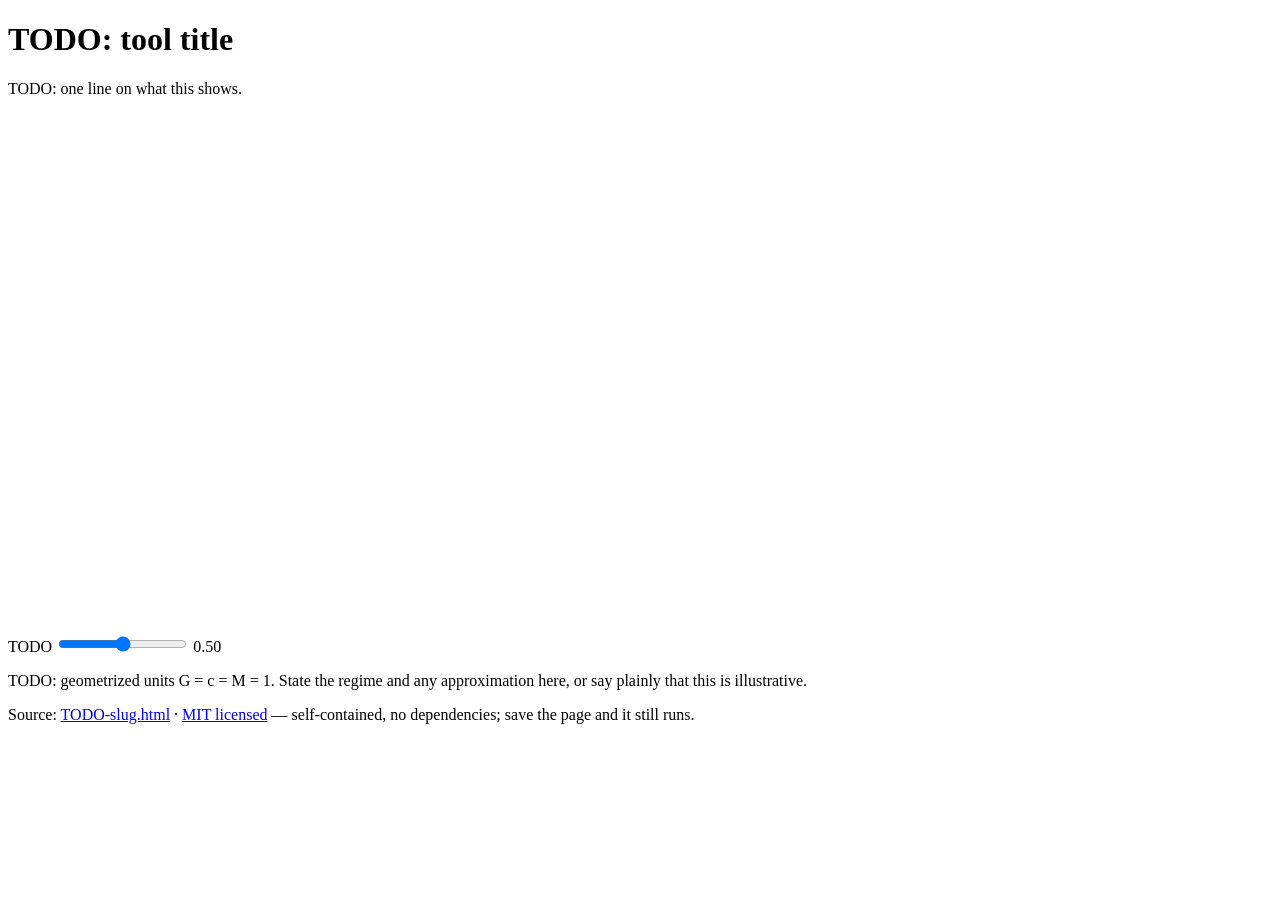
<file: tools/_template.html>
<!DOCTYPE html>
<html lang="en">
<!--
  ============================================================================
  TOOL TEMPLATE — copy this to <slug>-visualizer.html (or -explorer.html) at
  the repo root and fill it in. The suffix matters; see step 1.

  It exists so a new tool starts compliant instead of starting as a copy of
  the last one. Copying a sibling is how the DPR caps, palettes and frame caps
  drifted between the first two tools in the same week; this file is the
  common ancestor instead.

  WHAT TO DO, in order:

   1.  Copy to the repo ROOT, with a name ending in -visualizer or -explorer:
             cp tools/_template.html mytool-visualizer.html
       That suffix is not decoration. build.py finds pages by the globs
       TOOL_GLOBS = ("*-visualizer.html", "*-explorer.html") at the repo root,
       so a file named anything else is SKIPPED IN SILENCE -- the VIZ blocks
       below stay empty, the page loads with no shared CSS or runtime, and
       `build.py --check` still reports "up to date" because it never looked.
       If a different name is genuinely wanted, add its glob to TOOL_GLOBS in
       tools/build.py first.
   2.  Replace every  TODO:  marker below. Grep for them when you think you
       are done -- `grep -n 'TODO:' <yourfile>` must come back empty.
   3.  Run the build to fill the VIZ blocks:  python3 tools/build.py
       It must name your file in its output. If it does not, re-read step 1.
       (the blocks below are EMPTY on purpose -- build.py writes them, and
       leaving them empty means a forgotten build is obvious, not subtle)
   4.  Generate a social card. og-tool.html maps a short ?tool= key to a page
       through its `CFG` object, so add an entry there first, then:
         open http://localhost:8000/tools/og-tool.html?tool=<slug>
       and follow TOOLS.md "Social preview cards". og:image must be ABSOLUTE.
   5.  Embed it in index.html -- see TOOLS.md "Adding a tool to the site".
   6.  Add physics tests to tools/test.js. New physics without a test is not
       done; see TOOLS.md "Physics tests".
   7.  Walk the pre-ship checklist at the bottom of TOOLS.md.

  WHAT IS ALREADY WIRED, and must not be removed:

   *  the ?embed=1 script right after <body>, and the body.embed CSS contract
   *  Viz.loop for the animation lifecycle -- never hand-roll rAF
   *  Viz.autoHeight() at the end of init, so index.html can size the iframe
   *  a mobile quality tier keyed off Viz.isMobile
   *  Viz.reducedMotion honoured by SEEDING INITIAL STATE, never by testing it
      inside shouldRun() -- the difference is whether the visitor can still
      press play (see the note above shouldRun)
   *  fixed-px panel heights in embed mode (a vh height would feed the frame
      height back into its own measurement)
   *  a .srcline linking the source and the licence, hidden when embedded
   *  resize() ends with render(), because the runtime does not render after it
  ============================================================================
-->
<head>
<meta charset="UTF-8">
<meta name="viewport" content="width=device-width, initial-scale=1.0">
<title>TODO: tool title</title>
<meta name="description" content="TODO: one sentence, ~150 chars, says what the visitor can DO here.">
<meta name="author" content="Anuj Kankani">
<link rel="canonical" href="https://anujkankani.github.io/TODO-slug.html">

<!-- Social preview. og:image MUST be absolute: scrapers do not resolve
     relative paths and fail silently, showing a card with no image. -->
<meta property="og:type" content="website">
<meta property="og:site_name" content="Anuj Kankani">
<meta property="og:title" content="TODO: card title">
<meta property="og:description" content="TODO: card description.">
<meta property="og:url" content="https://anujkankani.github.io/TODO-slug.html">
<meta property="og:image" content="https://anujkankani.github.io/assets/og-TODO-slug.jpg">
<meta property="og:image:width" content="1200">
<meta property="og:image:height" content="630">
<meta property="og:image:alt" content="TODO: what the card image shows.">
<meta name="twitter:card" content="summary_large_image">

<!-- Tab icon: the site's chirp mark, inlined so the page fetches nothing but
     the font. Copy the <link rel="icon"> line verbatim from any existing tool
     page, or regenerate with `node tools/mkfav.js <outdir>`. A favicon.ico
     would be the first runtime fetch other than the font.
     Dark-only page, so theme-color is fixed to --bg. -->
<!-- TODO: paste the data: URI favicon link from swsh-visualizer.html here -->
<meta name="theme-color" content="#0B1220">

<link rel="preconnect" href="https://fonts.googleapis.com">
<link rel="preconnect" href="https://fonts.gstatic.com" crossorigin>
<link href="https://fonts.googleapis.com/css2?family=Space+Grotesk:wght@500;600;700&family=IBM+Plex+Mono:wght@400;500&display=swap" rel="stylesheet">
<!-- VIZ:CSS -->
<!-- /VIZ:CSS -->
<style>
  /* ---- tool-specific styles (shared ones are inlined above) ---- */
  /* Override a shared value only with a comment saying why. The shared
     defaults are .tool{max-width:860px} and .row .lab{min-width:64px}. */

  .panels{display:grid;grid-template-columns:1fr;gap:14px;}
  .panel{position:relative;border:1px solid var(--line);border-radius:10px;
         overflow:hidden;background:var(--panel);}

  /* Standalone height. In embed mode this is overridden with a FIXED px
     value below -- a vh height there would feed the iframe's own height back
     into Viz.autoHeight's measurement. */
  .panel.main{height:60vh;max-height:520px;}

  canvas{display:block;width:100%;height:100%;}

  /* body.embed: the host page supplies the title and caption, so the page's
     own header and footnote come off and the panels shrink. Check BOTH modes
     after any layout change -- standalone is a full page, embedded is not. */
  body.embed .panel.main{height:360px;max-height:none;}

  /* TODO: if this tool has a control that is not a .row slider or a Viz.seg
     group, give it its own `@media (pointer: coarse)` rule. The shared
     coarse-pointer block is scoped to .row sliders on purpose. */
</style>
</head>
<body>
<script>if(location.search.indexOf('embed')>-1)document.body.classList.add('embed');</script>
<!-- VIZ:JS -->
<!-- /VIZ:JS -->

<div class="tool">
  <header class="head">
    <h1>TODO: tool title</h1>
    <p class="sub">TODO: one line on what this shows.</p>
  </header>

  <div class="panels">
    <div class="panel main"><canvas id="cv"></canvas></div>
  </div>

  <div class="controls">
    <div class="row">
      <span class="lab">TODO</span>
      <input type="range" id="slX" min="0" max="1" step="0.01" value="0.5">
      <output id="outX">0.50</output>
    </div>
  </div>

  <!-- The .note is where honesty lives: units, the regime this is valid in,
       and anything approximated. TOOLS.md golden rule 9. -->
  <p class="note">
    TODO: geometrized units G = c = M = 1. State the regime and any
    approximation here, or say plainly that this is illustrative.
  </p>

  <!-- Source + licence. For an interactive physics explainer, reuse is most
       of the value to another researcher. .srcline is hidden in embed mode,
       since the host page's "open full" link already leads here. -->
  <p class="srcline">Source: <a href="https://github.com/AnujKankani/anujkankani.github.io/blob/main/TODO-slug.html" target="_blank" rel="noopener">TODO-slug.html</a> · <a href="https://github.com/AnujKankani/anujkankani.github.io/blob/main/LICENSE" target="_blank" rel="noopener">MIT licensed</a> — self-contained, no dependencies; save the page and it still runs.</p>
</div>

<script>
// ---------------------------------------------------------------------------
// TODO: physics. Write it as PURE functions of an explicit state --
//   f(r, mu, L, a, E), not f(r) reading module-level globals.
// The geodesic tool was written the other way and its tests could only probe
// it at whatever state the UI happened to be in, so the suite ended up
// re-deriving the formulas and checking the shipped code with a source regex.
// Pure signatures let tools/test.js bind to the real functions and sweep them.
// ---------------------------------------------------------------------------

// UI state, one object. `playing` is seeded from prefers-reduced-motion:
// respected on load, but still switchable by the visitor afterwards.
var S = { x: 0.5, playing: !Viz.reducedMotion };

var cv = document.getElementById('cv'), ctx = cv.getContext('2d');
// W and H are CSS pixels. There is deliberately no DPR here: Viz.canvas sets
// the context transform, so every drawing call below works in CSS pixels and
// the tool never needs the ratio itself. Keeping a copy is how the geodesic
// tool ended up sizing its canvases from a DPR captured once at load.
var W = 0, H = 0, QUALITY = 1;

function resize(){
  var m = Viz.canvas(cv, ctx);          // DPR-capped; returns CSS pixels
  W = m.w; H = m.h;
  // Mobile quality tier. Key it off the DRAWN size, not the window width:
  // a wide, short panel would otherwise allocate a full-resolution buffer to
  // display it small. Allocate buffers HERE, never in render().
  QUALITY = Viz.isMobile(W) ? 0.6 : 1;
  // TODO: (re)allocate any typed arrays / offscreen buffers here.
  // Must leave a correct frame: the runtime calls resize() on a debounced
  // window resize and does NOT render afterwards.
  render();
}

function render(){
  ctx.clearRect(0, 0, W, H);
  // TODO: draw one frame at quality QUALITY. Allocate nothing -- no `new`, no
  // array literals (including ones passed straight as arguments, e.g.
  // ctx.setLineDash([4,5])), no canvas factory calls (createRadialGradient
  // and friends), no closures. Hoist those to module scope, or cache them
  // behind an `if (key !== cached) { ... }` guard. Reuse buffers made in
  // resize(). tools/test.js enforces this and understands the cache idiom.
}

function tick(dt){
  // TODO: advance state by dt milliseconds. Omit `tick` from Viz.loop below
  // if this tool is render-only.
  void dt;
}

// "Is anything actually moving?" -- visibility is ANDed in by the runtime, so
// this must not test it.
//
// Reduced motion is seeded into the INITIAL STATE (see init at the bottom),
// never tested here. Writing `S.playing && !Viz.reducedMotion` looks
// equivalent and is not: it makes the preference a permanent veto, so a
// visitor who sets prefers-reduced-motion can press play and have nothing
// happen. TOOLS.md rule 7 is "start disabled ... the tool must still be fully
// usable". Both shipped tools seed state and leave shouldRun clean.
function shouldRun(){ return S.playing; }

var anim = Viz.loop({
  shouldRun: shouldRun,
  tick: tick,
  render: render,
  observe: cv,            // element whose visibility gates the loop
  resize: resize
});

// Call this after ANY state change that could alter shouldRun(). It
// re-evaluates and renders one final frame when halting, so the static view
// stays correct. Never call start/stop directly.
function updateRun(){ anim.update(); }

// ---- controls -------------------------------------------------------------
var slX = document.getElementById('slX'), outX = document.getElementById('outX');
slX.addEventListener('input', function(){
  S.x = parseFloat(this.value);
  outX.textContent = S.x.toFixed(2);
  updateRun();                          // may or may not change shouldRun()
});

// ---- init -----------------------------------------------------------------
resize();           // ends with render(), so a correct frame is up
updateRun();        // start if state says so; do NOT rely on the observer's
                    // first callback alone to get the loop going
Viz.autoHeight();   // report our real height to index.html; no-op standalone
</script>
</body>
</html>
</file>
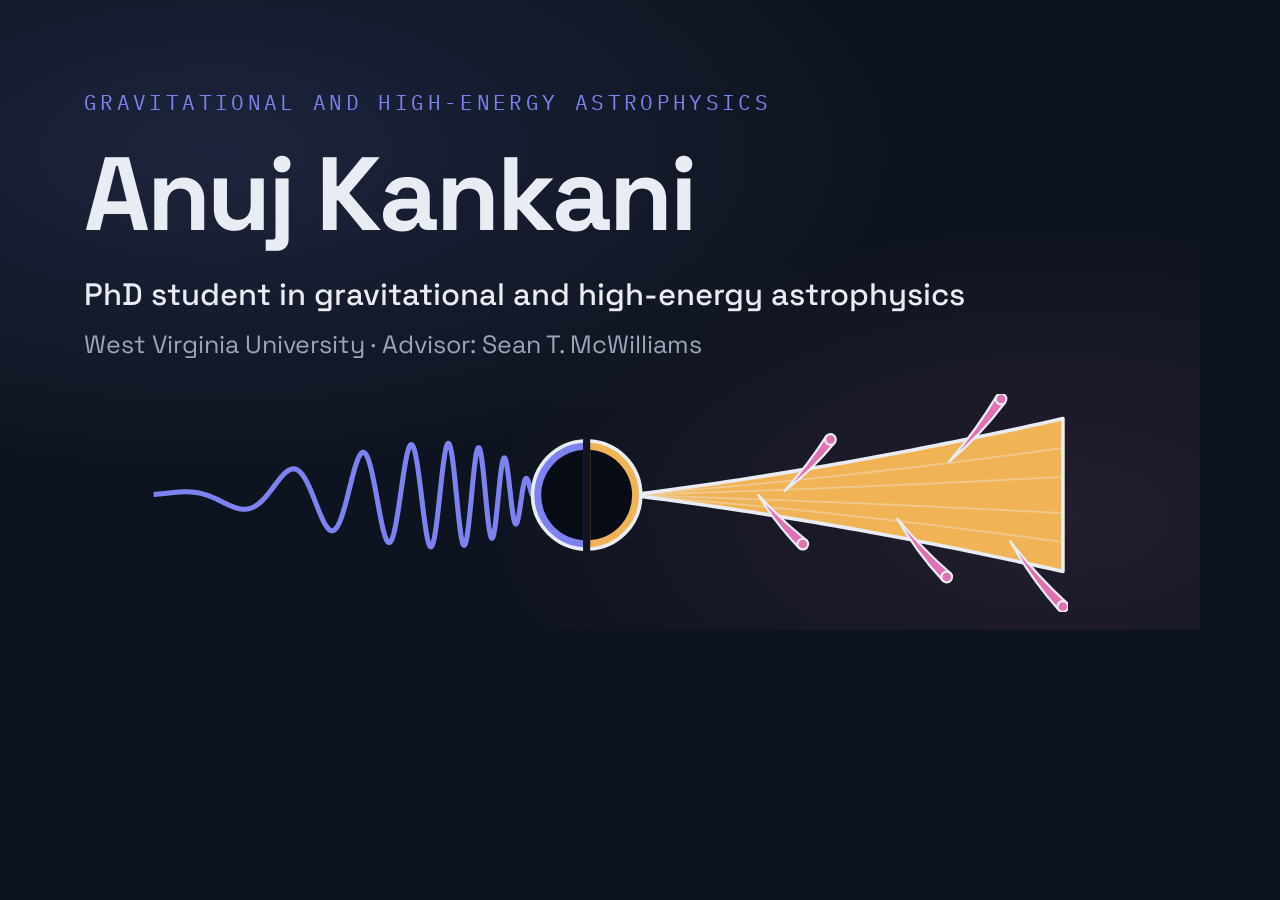
<file: tools/og-card.html>
<!DOCTYPE html>
<html lang="en">
<head>
<meta charset="UTF-8">
<title>OG card</title>
<link rel="preconnect" href="https://fonts.googleapis.com">
<link rel="preconnect" href="https://fonts.gstatic.com" crossorigin>
<link href="https://fonts.googleapis.com/css2?family=Space+Grotesk:wght@400;500;600;700&family=IBM+Plex+Mono:wght@400;500&display=swap" rel="stylesheet">
<style>
  /* Palette lifted verbatim from index.html's dark theme so the card and the
     site read as the same object. */
  :root{
    --field:#080C14;
    --paper:#0E141F;
    --ink:#E9ECF2;
    --ink-soft:#9BA6B7;
    --line:#242E3D;
    --wave-1:#7C83F0; --wave-2:#E070B4; --wave-3:#F0B457;
  }
  *{margin:0;padding:0;box-sizing:border-box;}
  html,body{width:1200px;height:630px;overflow:hidden;}
  body{
    background:var(--paper);
    font-family:'Space Grotesk',system-ui,sans-serif;
    color:var(--ink);
    display:flex;flex-direction:column;justify-content:flex-start;
    padding:88px 84px 0;
    position:relative;
  }
  /* Faint field wash behind the type, echoing the site's dark band. */
  body::before{
    content:'';position:absolute;inset:0;
    background:radial-gradient(1100px 520px at 18% 24%, rgba(124,131,240,.14), transparent 62%),
               radial-gradient(900px 460px at 88% 82%, rgba(224,112,180,.10), transparent 64%);
  }
  .inner{position:relative;}
  .eyebrow{
    font-family:'IBM Plex Mono',monospace;
    font-size:21px;letter-spacing:.16em;text-transform:uppercase;
    color:var(--wave-1);margin-bottom:26px;
  }
  h1{
    font-size:104px;font-weight:700;letter-spacing:-.028em;line-height:1;
    margin-bottom:28px;
  }
  .role{
    font-size:31px;font-weight:500;color:var(--ink);line-height:1.34;
    max-width:930px;
  }
  .affil{
    font-size:25px;font-weight:400;color:var(--ink-soft);margin-top:12px;
  }
  /* Rendered height is width / viewBox aspect (~4.29:1), so width is the only
     knob -- never add a height, and never reach for preserveAspectRatio. */
  .fig{position:absolute;left:0;right:0;bottom:18px;}
  .fig svg{display:block;width:78%;height:auto;margin:0 auto;}
</style>
</head>
<body>
  <div class="inner">
    <p class="eyebrow">Gravitational and High-Energy Astrophysics</p>
    <h1>Anuj Kankani</h1>
    <p class="role">PhD student in gravitational and high-energy astrophysics</p>
    <p class="affil">West Virginia University · Advisor: Sean T. McWilliams</p>
  </div>

  <div class="fig">
    <svg xmlns="http://www.w3.org/2000/svg" viewBox="-30 100 1297 302" role="img" aria-label="Illustration: a black hole split down the middle. On the left a gravitational wave leaves along the axis; on the right a conical accretion flow runs onto the hole, with particles accelerated at its boundary and escaping across it."><defs><clipPath id="hhL"><rect x="0" y="0" width="595" height="480"/></clipPath><clipPath id="hhR"><rect x="605" y="0" width="1200" height="480"/></clipPath><clipPath id="hjet"><circle class="jet-reveal" cx="600" cy="240" r="2000"/></clipPath></defs><g transform="rotate(0 600 240)"><g clip-path="url(#hhL)"><path class="gw-wave" d="M535.00 240.00L534.19 240.00L533.39 240.00L532.58 240.00L531.77 240.00L530.96 240.00L530.16 240.00L529.35 240.00L528.54 240.00L527.74 240.00L526.93 240.00L526.12 240.00L525.31 240.00L524.51 239.50L523.70 237.70L522.89 235.20L522.09 232.27L521.28 229.16L520.47 226.06L519.66 223.17L518.86 220.67L518.05 218.71L517.24 217.41L516.44 216.88L515.63 217.19L514.82 218.36L514.01 220.40L513.21 223.28L512.40 226.92L511.59 231.24L510.79 236.11L509.98 241.39L509.17 246.92L508.36 252.52L507.56 258.03L506.75 263.25L505.94 268.03L505.14 272.19L504.33 275.61L503.52 278.15L502.71 279.71L501.91 280.23L501.10 279.68L500.29 278.02L499.49 275.30L498.68 271.57L497.87 266.90L497.06 261.41L496.26 255.22L495.45 248.50L494.64 241.40L493.84 234.11L493.03 226.81L492.22 219.70L491.41 212.94L490.61 206.72L489.80 201.20L488.99 196.52L488.19 192.80L487.38 190.15L486.57 188.64L485.76 188.31L484.96 189.19L484.15 191.26L483.34 194.47L482.54 198.78L481.73 204.07L480.92 210.24L480.11 217.16L479.31 224.66L478.50 232.59L477.69 240.76L476.89 249.01L476.08 257.15L475.27 265.00L474.46 272.39L473.66 279.16L472.85 285.17L472.04 290.29L471.24 294.40L470.43 297.43L469.62 299.30L468.81 299.98L468.01 299.45L467.20 297.72L466.39 294.83L465.59 290.84L464.78 285.82L463.97 279.87L463.16 273.11L462.36 265.68L461.55 257.71L460.74 249.36L459.94 240.79L459.13 232.17L458.32 223.65L457.51 215.40L456.71 207.56L455.90 200.29L455.09 193.70L454.29 187.93L453.48 183.06L452.67 179.20L451.86 176.39L451.06 174.70L450.25 174.13L449.44 174.71L448.64 176.41L447.83 179.20L447.02 183.03L446.21 187.83L445.41 193.52L444.60 199.99L443.79 207.13L442.99 214.82L442.18 222.94L441.37 231.34L440.56 239.90L439.76 248.47L438.95 256.91L438.14 265.10L437.34 272.90L436.53 280.19L435.72 286.87L434.91 292.83L434.11 298.00L433.30 302.28L432.49 305.63L431.69 308.01L430.88 309.37L430.07 309.72L429.26 309.04L428.46 307.36L427.65 304.71L426.84 301.14L426.04 296.70L425.23 291.46L424.42 285.50L423.61 278.91L422.81 271.79L422.00 264.24L421.19 256.37L420.39 248.28L419.58 240.10L418.77 231.92L417.96 223.86L417.16 216.03L416.35 208.52L415.54 201.44L414.74 194.87L413.93 188.88L413.12 183.56L412.31 178.97L411.51 175.15L410.70 172.15L409.89 169.99L409.09 168.71L408.28 168.29L407.47 168.75L406.66 170.07L405.86 172.21L405.05 175.16L404.24 178.87L403.44 183.28L402.63 188.34L401.82 193.98L401.01 200.14L400.21 206.73L399.40 213.67L398.59 220.89L397.79 228.30L396.98 235.81L396.17 243.35L395.36 250.82L394.56 258.15L393.75 265.26L392.94 272.07L392.14 278.51L391.33 284.53L390.52 290.06L389.71 295.04L388.91 299.44L388.10 303.21L387.29 306.32L386.49 308.75L385.68 310.48L384.87 311.50L384.06 311.81L383.26 311.41L382.45 310.31L381.64 308.54L380.84 306.12L380.03 303.08L379.22 299.46L378.41 295.29L377.61 290.62L376.80 285.51L375.99 280.00L375.19 274.15L374.38 268.02L373.57 261.67L372.76 255.16L371.96 248.54L371.15 241.89L370.34 235.25L369.54 228.68L368.73 222.25L367.92 216.01L367.11 210.00L366.31 204.28L365.50 198.89L364.69 193.87L363.89 189.26L363.08 185.09L362.27 181.39L361.46 178.19L360.66 175.50L359.85 173.35L359.04 171.73L358.24 170.66L357.43 170.13L356.62 170.15L355.81 170.71L355.01 171.79L354.20 173.39L353.39 175.47L352.59 178.02L351.78 181.02L350.97 184.43L350.16 188.23L349.36 192.37L348.55 196.84L347.74 201.58L346.94 206.57L346.13 211.75L345.32 217.10L344.51 222.58L343.71 228.14L342.90 233.74L342.09 239.35L341.29 244.92L340.48 250.42L339.67 255.82L338.86 261.07L338.06 266.15L337.25 271.02L336.44 275.66L335.64 280.04L334.83 284.13L334.02 287.92L333.21 291.38L332.41 294.49L331.60 297.25L330.79 299.63L329.99 301.64L329.18 303.25L328.37 304.48L327.56 305.32L326.76 305.76L325.95 305.82L325.14 305.49L324.34 304.79L323.53 303.72L322.72 302.30L321.91 300.54L321.11 298.45L320.30 296.06L319.49 293.37L318.69 290.42L317.88 287.21L317.07 283.78L316.26 280.14L315.46 276.31L314.65 272.32L313.84 268.20L313.04 263.97L312.23 259.65L311.42 255.26L310.61 250.83L309.81 246.38L309.00 241.94L308.19 237.53L307.39 233.17L306.58 228.88L305.77 224.67L304.96 220.58L304.16 216.62L303.35 212.80L302.54 209.15L301.74 205.67L300.93 202.38L300.12 199.29L299.31 196.41L298.51 193.76L297.70 191.34L296.89 189.16L296.09 187.23L295.28 185.55L294.47 184.11L293.66 182.94L292.86 182.02L292.05 181.36L291.24 180.95L290.44 180.79L289.63 180.88L288.82 181.22L288.01 181.79L287.21 182.60L286.40 183.63L285.59 184.88L284.79 186.34L283.98 188.00L283.17 189.84L282.36 191.86L281.56 194.05L280.75 196.39L279.94 198.88L279.14 201.50L278.33 204.24L277.52 207.08L276.71 210.02L275.91 213.03L275.10 216.12L274.29 219.26L273.49 222.44L272.68 225.66L271.87 228.89L271.06 232.13L270.26 235.36L269.45 238.57L268.64 241.76L267.84 244.91L267.03 248.00L266.22 251.04L265.41 254.01L264.61 256.90L263.80 259.71L262.99 262.42L262.19 265.03L261.38 267.53L260.57 269.92L259.76 272.19L258.96 274.33L258.15 276.34L257.34 278.22L256.54 279.96L255.73 281.56L254.92 283.01L254.11 284.32L253.31 285.49L252.50 286.50L251.69 287.37L250.89 288.09L250.08 288.67L249.27 289.10L248.46 289.38L247.66 289.52L246.85 289.52L246.04 289.38L245.24 289.11L244.43 288.71L243.62 288.17L242.81 287.52L242.01 286.74L241.20 285.85L240.39 284.85L239.59 283.74L238.78 282.53L237.97 281.23L237.16 279.83L236.36 278.35L235.55 276.80L234.74 275.16L233.94 273.46L233.13 271.70L232.32 269.88L231.51 268.01L230.71 266.10L229.90 264.15L229.09 262.16L228.29 260.15L227.48 258.11L226.67 256.06L225.86 253.99L225.06 251.92L224.25 249.85L223.44 247.78L222.64 245.72L221.83 243.67L221.02 241.64L220.21 239.64L219.41 237.66L218.60 235.71L217.79 233.79L216.99 231.92L216.18 230.08L215.37 228.29L214.56 226.55L213.76 224.86L212.95 223.22L212.14 221.64L211.34 220.12L210.53 218.66L209.72 217.26L208.91 215.92L208.11 214.66L207.30 213.45L206.49 212.32L205.69 211.25L204.88 210.26L204.07 209.33L203.26 208.48L202.46 207.70L201.65 206.99L200.84 206.35L200.04 205.78L199.23 205.28L198.42 204.86L197.61 204.50L196.81 204.21L196.00 203.99L195.19 203.84L194.39 203.75L193.58 203.73L192.77 203.77L191.96 203.87L191.16 204.03L190.35 204.26L189.54 204.54L188.74 204.87L187.93 205.26L187.12 205.70L186.31 206.19L185.51 206.73L184.70 207.32L183.89 207.95L183.09 208.62L182.28 209.33L181.47 210.08L180.66 210.87L179.86 211.69L179.05 212.54L178.24 213.42L177.44 214.32L176.63 215.26L175.82 216.21L175.01 217.19L174.21 218.19L173.40 219.20L172.59 220.23L171.79 221.27L170.98 222.32L170.17 223.38L169.36 224.45L168.56 225.52L167.75 226.59L166.94 227.67L166.14 228.75L165.33 229.83L164.52 230.90L163.71 231.97L162.91 233.03L162.10 234.08L161.29 235.12L160.49 236.16L159.68 237.18L158.87 238.19L158.06 239.18L157.26 240.16L156.45 241.12L155.64 242.06L154.84 242.98L154.03 243.89L153.22 244.77L152.41 245.63L151.61 246.47L150.80 247.29L149.99 248.08L149.19 248.85L148.38 249.59L147.57 250.31L146.76 251.01L145.96 251.67L145.15 252.31L144.34 252.93L143.54 253.52L142.73 254.08L141.92 254.61L141.11 255.12L140.31 255.60L139.50 256.05L138.69 256.47L137.89 256.87L137.08 257.24L136.27 257.58L135.46 257.89L134.66 258.18L133.85 258.45L133.04 258.68L132.24 258.89L131.43 259.08L130.62 259.24L129.81 259.37L129.01 259.48L128.20 259.57L127.39 259.63L126.59 259.67L125.78 259.69L124.97 259.68L124.16 259.66L123.36 259.61L122.55 259.54L121.74 259.46L120.94 259.35L120.13 259.22L119.32 259.08L118.51 258.92L117.71 258.74L116.90 258.55L116.09 258.34L115.29 258.11L114.48 257.87L113.67 257.62L112.86 257.36L112.06 257.08L111.25 256.79L110.44 256.49L109.64 256.18L108.83 255.85L108.02 255.52L107.21 255.19L106.41 254.84L105.60 254.48L104.79 254.12L103.99 253.75L103.18 253.38L102.37 253.00L101.56 252.62L100.76 252.23L99.95 251.84L99.14 251.45L98.34 251.06L97.53 250.66L96.72 250.26L95.91 249.86L95.11 249.46L94.30 249.06L93.49 248.67L92.69 248.27L91.88 247.87L91.07 247.48L90.26 247.09L89.46 246.70L88.65 246.32L87.84 245.94L87.04 245.56L86.23 245.18L85.42 244.82L84.61 244.45L83.81 244.09L83.00 243.74L82.19 243.39L81.39 243.05L80.58 242.72L79.77 242.39L78.96 242.06L78.16 241.75L77.35 241.44L76.54 241.14L75.74 240.84L74.93 240.56L74.12 240.28L73.31 240.01L72.51 239.75L71.70 239.49L70.89 239.24L70.09 239.00L69.28 238.77L68.47 238.55L67.66 238.34L66.86 238.13L66.05 237.93L65.24 237.74L64.44 237.56L63.63 237.39L62.82 237.23L62.01 237.07L61.21 236.92L60.40 236.78L59.59 236.65L58.79 236.53L57.98 236.41L57.17 236.30L56.36 236.20L55.56 236.11L54.75 236.02L53.94 235.95L53.14 235.88L52.33 235.81L51.52 235.76L50.71 235.71L49.91 235.66L49.10 235.63L48.29 235.60L47.49 235.58L46.68 235.56L45.87 235.55L45.06 235.54L44.26 235.54L43.45 235.55L42.64 235.56L41.84 235.58L41.03 235.60L40.22 235.63L39.41 235.66L38.61 235.69L37.80 235.73L36.99 235.78L36.19 235.82L35.38 235.87L34.57 235.93L33.76 235.99L32.96 236.05L32.15 236.11L31.34 236.18L30.54 236.25L29.73 236.32L28.92 236.39L28.11 236.47L27.31 236.54L26.50 236.62L25.69 236.70L24.89 236.79L24.08 236.87L23.27 236.95L22.46 237.04L21.66 237.12L20.85 237.21L20.04 237.29L19.24 237.38L18.43 237.47L17.62 237.55L16.81 237.64L16.01 237.73L15.20 237.81L14.39 237.90L13.59 237.98L12.78 238.06L11.97 238.14L11.16 238.22L10.36 238.30L9.55 238.38L8.74 238.46L7.94 238.54L7.13 238.61L6.32 238.68L5.51 238.75L4.71 238.82L3.90 238.89L3.09 238.95L2.29 239.02L1.48 239.08L0.67 239.14L-0.14 239.20L-0.94 239.25L-1.75 239.31L-2.56 239.36L-3.36 239.41L-4.17 239.45L-4.98 239.50L-5.79 239.54L-6.59 239.58L-7.40 239.62L-8.21 239.65L-9.01 239.69L-9.82 239.72L-10.63 239.75L-11.44 239.78L-12.24 239.80L-13.05 239.83L-13.86 239.85L-14.66 239.87L-15.47 239.89L-16.28 239.90L-17.09 239.92L-17.89 239.93L-18.70 239.95L-19.51 239.96L-20.31 239.96L-21.12 239.97L-21.93 239.98L-22.74 239.98L-23.54 239.99L-24.35 239.99L-25.16 240.00L-25.96 240.00L-26.77 240.00L-27.58 240.00L-28.39 240.00L-29.19 240.00L-30.00 240.00" fill="none" stroke="var(--wave-1)" stroke-width="7" stroke-linecap="round" stroke-linejoin="round"/></g><g clip-path="url(#hhR)"><g class="jet" clip-path="url(#hjet)"><path d="M661.00 240.00L675.98 238.08L690.95 236.11L705.92 234.11L720.90 232.08L735.88 230.00L750.85 227.89L765.83 225.75L780.80 223.56L795.77 221.34L810.75 219.08L825.73 216.79L840.70 214.45L855.67 212.09L870.65 209.68L885.62 207.23L900.60 204.75L915.58 202.24L930.55 199.68L945.52 197.09L960.50 194.46L975.48 191.79L990.45 189.09L1005.42 186.35L1020.40 183.57L1035.38 180.76L1050.35 177.91L1065.33 175.02L1080.30 172.09L1095.28 169.13L1110.25 166.13L1125.22 163.09L1140.20 160.02L1155.17 156.91L1170.15 153.76L1185.12 150.57L1200.10 147.35L1215.08 144.09L1230.05 140.80L1245.03 137.46L1260.00 134.09L1260.00 345.91L1245.03 342.54L1230.05 339.20L1215.08 335.91L1200.10 332.65L1185.12 329.43L1170.15 326.24L1155.17 323.09L1140.20 319.98L1125.22 316.91L1110.25 313.87L1095.28 310.87L1080.30 307.91L1065.33 304.98L1050.35 302.09L1035.38 299.24L1020.40 296.43L1005.42 293.65L990.45 290.91L975.48 288.21L960.50 285.54L945.52 282.91L930.55 280.32L915.58 277.76L900.60 275.25L885.62 272.77L870.65 270.32L855.67 267.91L840.70 265.55L825.73 263.21L810.75 260.92L795.77 258.66L780.80 256.44L765.83 254.25L750.85 252.11L735.88 250.00L720.90 247.92L705.92 245.89L690.95 243.89L675.98 241.92L661.00 240.00Z" fill="var(--wave-3)" stroke="var(--ink)" stroke-width="5.0" stroke-linejoin="round"/><path d="M661.00 240.00L680.97 238.41L700.93 236.79L720.90 235.12L740.87 233.41L760.83 231.66L780.80 229.87L800.77 228.04L820.73 226.17L840.70 224.26L860.67 222.31L880.63 220.32L900.60 218.29L920.57 216.21L940.53 214.10L960.50 211.94L980.47 209.75L1000.43 207.51L1020.40 205.24L1040.37 202.92L1060.33 200.56L1080.30 198.16L1100.27 195.72L1120.23 193.24L1140.20 190.72L1160.17 188.16L1180.13 185.56L1200.10 182.92L1220.07 180.24L1240.03 177.52L1260.00 174.75" fill="none" stroke="var(--ink)" stroke-width="2.4" opacity=".38"/><path d="M661.00 240.00L680.97 239.39L700.93 238.76L720.90 238.12L740.87 237.46L760.83 236.78L780.80 236.09L800.77 235.39L820.73 234.67L840.70 233.93L860.67 233.18L880.63 232.41L900.60 231.62L920.57 230.82L940.53 230.01L960.50 229.18L980.47 228.33L1000.43 227.47L1020.40 226.59L1040.37 225.69L1060.33 224.78L1080.30 223.86L1100.27 222.92L1120.23 221.96L1140.20 220.99L1160.17 220.00L1180.13 219.00L1200.10 217.98L1220.07 216.94L1240.03 215.89L1260.00 214.83" fill="none" stroke="var(--ink)" stroke-width="2.4" opacity=".38"/><path d="M661.00 240.00L680.97 240.61L700.93 241.24L720.90 241.88L740.87 242.54L760.83 243.22L780.80 243.91L800.77 244.61L820.73 245.33L840.70 246.07L860.67 246.82L880.63 247.59L900.60 248.38L920.57 249.18L940.53 249.99L960.50 250.82L980.47 251.67L1000.43 252.53L1020.40 253.41L1040.37 254.31L1060.33 255.22L1080.30 256.14L1100.27 257.08L1120.23 258.04L1140.20 259.01L1160.17 260.00L1180.13 261.00L1200.10 262.02L1220.07 263.06L1240.03 264.11L1260.00 265.17" fill="none" stroke="var(--ink)" stroke-width="2.4" opacity=".38"/><path d="M661.00 240.00L680.97 241.59L700.93 243.21L720.90 244.88L740.87 246.59L760.83 248.34L780.80 250.13L800.77 251.96L820.73 253.83L840.70 255.74L860.67 257.69L880.63 259.68L900.60 261.71L920.57 263.79L940.53 265.90L960.50 268.06L980.47 270.25L1000.43 272.49L1020.40 274.76L1040.37 277.08L1060.33 279.44L1080.30 281.84L1100.27 284.28L1120.23 286.76L1140.20 289.28L1160.17 291.84L1180.13 294.44L1200.10 297.08L1220.07 299.76L1240.03 302.48L1260.00 305.25" fill="none" stroke="var(--ink)" stroke-width="2.4" opacity=".38"/></g><g class="escs" clip-path="url(#hjet)"><g class="esc" style="--esc-dx:0.666;--esc-dy:-0.746;--esc-delay:2.85s"><path d="M943.4 167.9Q912.9 205.0 874.0 234.6Q906.1 198.9 932.3 158.0Z" fill="var(--wave-2)" stroke="var(--ink)" stroke-width="3" stroke-linejoin="round"/><circle cx="937.9" cy="163.0" r="7.4" fill="var(--wave-2)" stroke="var(--ink)" stroke-width="3"/></g><g class="esc" style="--esc-dx:0.638;--esc-dy:-0.770;--esc-delay:5.44s"><path d="M1179.9 111.8Q1146.3 156.7 1102.7 193.3Q1139.2 150.8 1168.5 102.3Z" fill="var(--wave-2)" stroke="var(--ink)" stroke-width="3" stroke-linejoin="round"/><circle cx="1174.2" cy="107.0" r="7.4" fill="var(--wave-2)" stroke="var(--ink)" stroke-width="3"/></g><g class="esc" style="--esc-dx:0.670;--esc-dy:0.742;--esc-delay:2.43s"><path d="M894.0 312.9Q861.9 280.0 837.9 239.7Q868.7 273.8 905.0 303.0Z" fill="var(--wave-2)" stroke="var(--ink)" stroke-width="3" stroke-linejoin="round"/><circle cx="899.5" cy="308.0" r="7.4" fill="var(--wave-2)" stroke="var(--ink)" stroke-width="3"/></g><g class="esc" style="--esc-dx:0.647;--esc-dy:0.763;--esc-delay:4.62s"><path d="M1093.4 358.4Q1057.2 319.6 1030.5 272.7Q1064.2 313.6 1104.7 348.8Z" fill="var(--wave-2)" stroke="var(--ink)" stroke-width="3" stroke-linejoin="round"/><circle cx="1099.0" cy="353.6" r="7.4" fill="var(--wave-2)" stroke="var(--ink)" stroke-width="3"/></g><g class="esc" style="--esc-dx:0.628;--esc-dy:0.778;--esc-delay:6.39s"><path d="M1254.0 399.1Q1215.3 355.8 1187.0 304.1Q1222.4 350.0 1265.6 389.8Z" fill="var(--wave-2)" stroke="var(--ink)" stroke-width="3" stroke-linejoin="round"/><circle cx="1259.8" cy="394.4" r="7.4" fill="var(--wave-2)" stroke="var(--ink)" stroke-width="3"/></g></g></g><g clip-path="url(#hhL)"><circle cx="600" cy="240" r="75" fill="var(--wave-1)" stroke="var(--ink)" stroke-width="5.0"/><circle cx="600" cy="240" r="63" fill="var(--field)"/></g><g clip-path="url(#hhR)"><circle cx="600" cy="240" r="75" fill="var(--wave-3)" stroke="var(--ink)" stroke-width="5.0"/><circle cx="600" cy="240" r="63" fill="var(--field)"/></g></g></svg>
  </div>


</body>
</html>
</file>
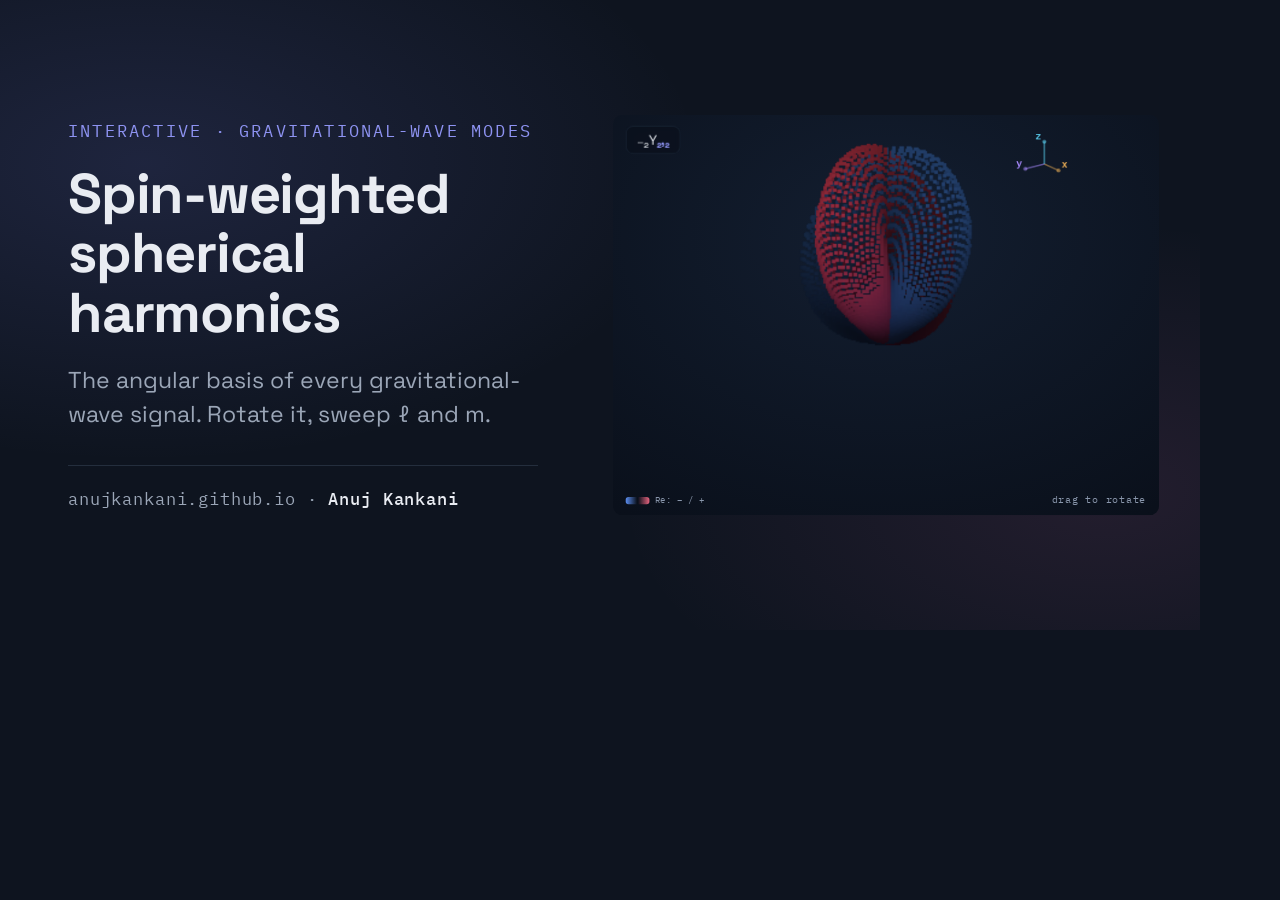
<file: tools/og-tool.html>
<!DOCTYPE html>
<html lang="en">
<head>
<meta charset="UTF-8">
<title>OG tool card</title>
<link rel="preconnect" href="https://fonts.googleapis.com">
<link rel="preconnect" href="https://fonts.gstatic.com" crossorigin>
<link href="https://fonts.googleapis.com/css2?family=Space+Grotesk:wght@400;500;600;700&family=IBM+Plex+Mono:wght@400;500&display=swap" rel="stylesheet">
<style>
  :root{
    --paper:#0E141F; --ink:#E9ECF2; --ink-soft:#9BA6B7; --line:#242E3D;
    --accent:#8E93F2;
  }
  *{margin:0;padding:0;box-sizing:border-box;}
  html,body{width:1200px;height:630px;overflow:hidden;}
  body{
    background:var(--paper);color:var(--ink);
    font-family:'Space Grotesk',system-ui,sans-serif;
    display:flex;align-items:center;gap:48px;padding:0 68px;position:relative;
  }
  body::before{
    content:'';position:absolute;inset:0;
    background:radial-gradient(900px 480px at 12% 26%, rgba(124,131,240,.15), transparent 62%),
               radial-gradient(760px 420px at 92% 78%, rgba(224,112,180,.10), transparent 64%);
  }
  .copy{position:relative;flex:0 0 470px;}
  .eyebrow{
    font-family:'IBM Plex Mono',monospace;font-size:17px;letter-spacing:.13em;
    text-transform:uppercase;color:var(--accent);margin-bottom:22px;
    white-space:nowrap;   /* a wrapped eyebrow reads as a broken line, not a kicker */
  }
  h1{font-size:56px;font-weight:700;letter-spacing:-.022em;line-height:1.06;margin-bottom:22px;}
  .sub{font-size:23px;line-height:1.45;color:var(--ink-soft);}
  .by{
    margin-top:34px;padding-top:22px;border-top:1px solid var(--line);
    font-family:'IBM Plex Mono',monospace;font-size:17px;color:var(--ink-soft);
    letter-spacing:.05em;
  }
  .by b{color:var(--ink);font-weight:500;}
  .stage{position:relative;flex:1;display:flex;align-items:center;justify-content:center;}
  .win{position:relative;overflow:hidden;border-radius:10px;}
  .win iframe{position:absolute;border:0;display:block;}
</style>
</head>
<body>
  <div class="copy">
    <p class="eyebrow" id="eyebrow"></p>
    <h1 id="title"></h1>
    <p class="sub" id="sub"></p>
    <p class="by">anujkankani.github.io · <b>Anuj Kankani</b></p>
  </div>
  <div class="stage"><div class="win" id="win"><iframe id="fr" title="widget"></iframe></div></div>
<script>
  /* Renders the real widget in a same-origin iframe rather than pasting a
     screenshot, so the card cannot drift from what the page actually draws. */
  var CFG = {
    swsh: {
      eyebrow:'Interactive · Gravitational-wave modes',
      title:'Spin-weighted spherical harmonics',
      sub:'The angular basis of every gravitational-wave signal. Rotate it, sweep ℓ and m.',
      src:'/swsh-visualizer.html?embed=1', w:600, h:900,
      crop:'#stage'      // full widget fits but crowds the sphere; the art is the point
    },
    geo: {
      eyebrow:'Interactive · Strong-field orbits',
      title:'Kerr geodesic explorer',
      sub:'Integrate equatorial orbits around a spinning black hole, against the effective potential.',
      src:'/geodesic-explorer.html?embed=1', w:620, h:900,
      crop:'.panel.orbit',   // the control stack is tall enough to shrink the art to nothing
      steps:900              // build a real trail (see below)
    }
  };
  var key = (location.search.match(/tool=(\w+)/) || [])[1] || 'swsh';
  var c = CFG[key];
  document.getElementById('eyebrow').textContent = c.eyebrow;
  document.getElementById('title').textContent   = c.title;
  document.getElementById('sub').textContent     = c.sub;

  var fr = document.getElementById('fr'), win = document.getElementById('win');
  fr.style.width = c.w + 'px';
  fr.style.height = c.h + 'px';

  fr.addEventListener('load', function(){
    var d = fr.contentDocument, w = fr.contentWindow;

    /* Headless Chrome reports prefers-reduced-motion: reduce, so the geodesic
       tool starts paused -- and virtual time advances the clock without
       ticking rAF (20 s of virtual time fired 6 frames). Drive the integrator
       directly instead: step() and render() are top-level globals, so the
       trail below is the tool's own RK4 output, not a drawn approximation. */
    if (c.steps && typeof w.step === 'function') {
      for (var i = 0; i < c.steps && !w.done; i++) w.step();
      w.render();
    }

    /* Crop to a real measured rect rather than a guessed height: the control
       rows wrap differently at every width, so any hardcoded box clips a row. */
    var cw, ch;
    if (c.crop) {
      var r = d.querySelector(c.crop).getBoundingClientRect();
      cw = Math.ceil(r.width); ch = Math.ceil(r.height);
      fr.style.left = (-r.left) + 'px';
      fr.style.top  = (-r.top)  + 'px';
    } else {
      /* No crop: the window IS the frame, so it must not be offset. Measuring
         the body rect and shifting by -top pushed the whole widget off-centre. */
      cw = c.w; ch = Math.ceil(d.body.getBoundingClientRect().height);
      fr.style.left = '0'; fr.style.top = '0'; fr.style.height = ch + 'px';
    }
    win.style.width = cw + 'px';
    win.style.height = ch + 'px';

    var scale = Math.min(1, (630 - 56) / ch, (1200 - 68 - 470 - 48 - 68) / cw);
    if (scale < 1) {
      win.style.transformOrigin = 'center center';
      win.style.transform = 'scale(' + scale.toFixed(4) + ')';
    }
  });

  fr.src = c.src;
</script>
</body>
</html>
</file>
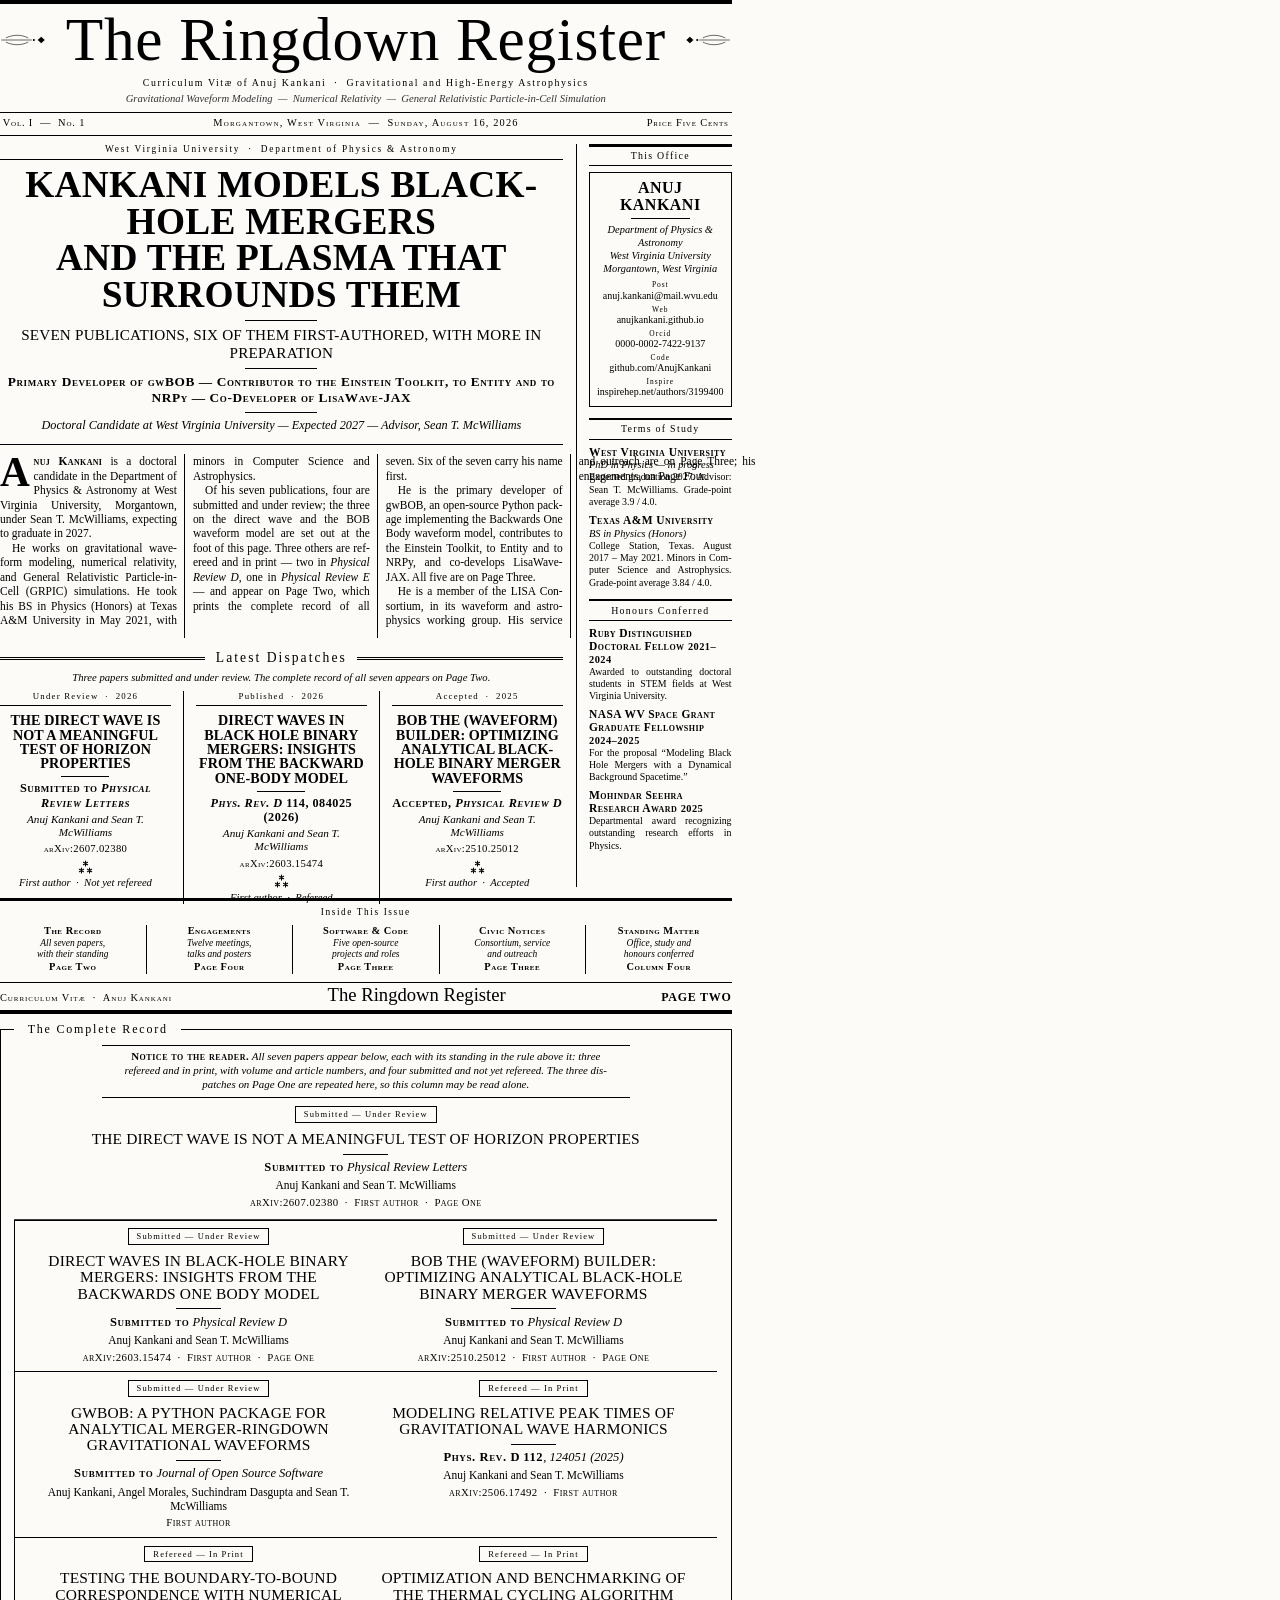
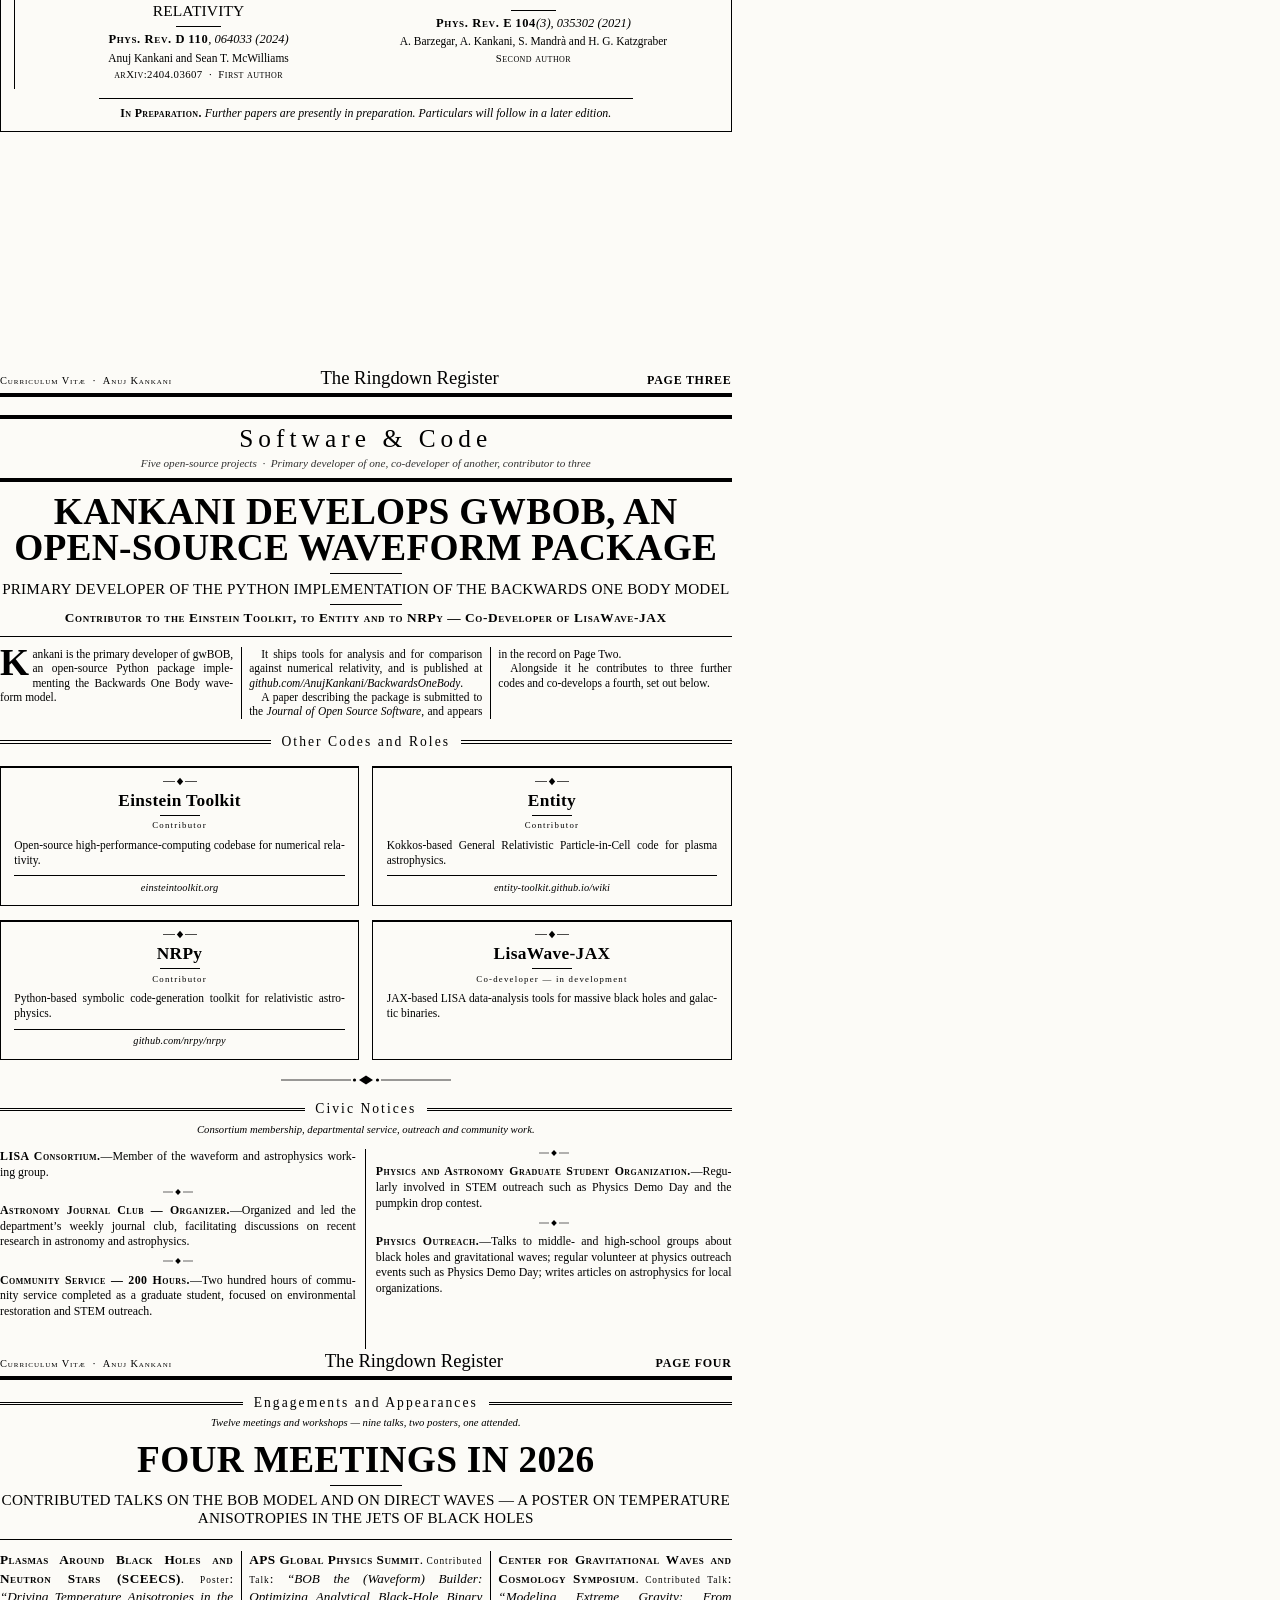
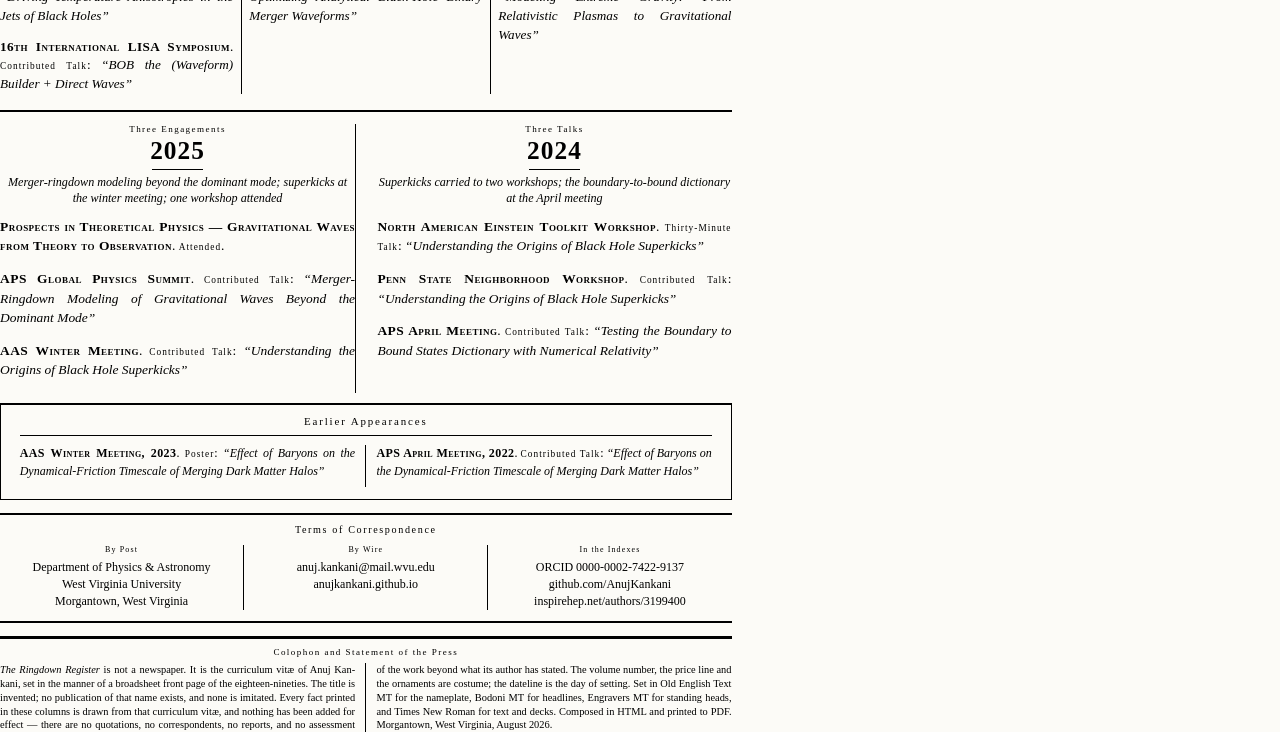
<file: cv/design-10-newspaper/cv.html>
<!doctype html>
<html lang="en">
<head>
<meta charset="utf-8">
<title>Anuj Kankani — Curriculum Vitae</title>
<style>
/* ══════════════════════════════════════════════════════════════════════
   THE RINGDOWN REGISTER — the curriculum vitae of Anuj Kankani, set as a
   late-19th-century broadsheet. System fonts only; each verified embedded
   via pdffonts: Old English Text MT, Engravers MT, Bodoni MT (+Bold,
   +Condensed), Times New Roman (+Bold, +Italic).
   ══════════════════════════════════════════════════════════════════════ */

@page { size: letter; margin: 0.38in 0.44in; }

html { -webkit-print-color-adjust: exact; print-color-adjust: exact; }

:root{
  --ink:#000;
  --soft:#333;
  --paper:#fcfbf7;      /* ~1.5% grey — reads as paper, near-free to print */
  --hair:#000;
}

*{ box-sizing:border-box; margin:0; padding:0; }

body{
  background:var(--paper);
  color:var(--ink);
  font-family:'Times New Roman', Times, serif;
  font-size:9pt;
  line-height:1.24;
}

/* ─── sheets ───────────────────────────────────────────────────────── */
.sheet{ width:7.62in; height:10.24in; display:flex; flex-direction:column; }
.sheet + .sheet{ break-before:page; }

/* ─── type atoms ───────────────────────────────────────────────────── */
.sc{ font-variant:small-caps; letter-spacing:.03em; }
.nocase{ text-transform:none; }

/* ═══ NAMEPLATE ════════════════════════════════════════════════════ */
.plate{ text-align:center; flex:0 0 auto; }
.plate .overline{ border-top:.6pt solid var(--hair); border-bottom:2.4pt solid var(--hair);
                  height:3pt; margin-bottom:4pt; }
.plate-row{ display:flex; align-items:center; justify-content:center; gap:14pt; }
.nameplate{
  font-family:'Old English Text MT','Bodoni MT',serif;
  font-size:46pt; line-height:1.0; letter-spacing:.5pt; white-space:nowrap;
}
.plate .tagline{
  font-family:'Engravers MT',serif;
  font-size:7.4pt; letter-spacing:.16em; margin-top:5pt;
}
.plate .tagline2{
  font-style:italic; font-size:8pt; margin-top:2pt; color:var(--soft);
}
.folio{
  display:flex; justify-content:space-between; align-items:baseline;
  font-variant:small-caps; font-size:7.8pt; letter-spacing:.08em;
  padding:3pt 2pt 3.6pt;
  border-top:.6pt solid var(--hair); border-bottom:.6pt solid var(--hair);
  margin-top:5pt;
}
.folio .mid{ letter-spacing:.11em; }

/* ═══ PAGE-1: main well + standing rail ═══════════════════════════ */
.p1{ display:flex; flex:1 1 auto; min-height:0; margin-top:6pt; }
.well{ flex:1 1 auto; min-width:0; padding-right:10pt; }
.rail{ flex:0 0 1.62in; border-left:.6pt solid var(--hair); padding-left:9pt; }

/* ─── banner headline + stacked decks ─────────────────────────────── */
.kicker{
  font-family:'Engravers MT',serif;
  font-size:7pt; letter-spacing:.19em; text-align:center;
  padding-bottom:3pt; border-bottom:.5pt solid var(--hair); margin-bottom:5pt;
}
h1.banner{
  font-family:'Bodoni MT Condensed','Bodoni MT',serif; font-weight:bold;
  font-size:28pt; line-height:.98; text-align:center;
  letter-spacing:.008em; text-transform:uppercase;
}
.deckrule{ width:54pt; height:0; border-top:.6pt solid var(--hair);
           margin:5pt auto 4pt; }
.deck1{ font-family:'Bodoni MT',serif; font-size:11.4pt; line-height:1.14;
        text-align:center; text-transform:uppercase; letter-spacing:.012em; }
.deck2{ font-weight:bold; font-variant:small-caps; font-size:10pt;
        line-height:1.18; text-align:center; letter-spacing:.045em; }
.deck3{ font-style:italic; font-size:9.2pt; line-height:1.22; text-align:center; }

/* ─── lead story ──────────────────────────────────────────────────── */
.lead{
  column-count:3; column-gap:12pt; column-rule:.5pt solid var(--hair);
  text-align:justify; hyphens:auto; -webkit-hyphens:auto;
  font-size:8.6pt; line-height:1.26; height:2.02in;
  margin-top:8pt; padding-top:7pt; border-top:.5pt solid var(--hair);
}
.lead p{ text-indent:9pt; }
.lead p:first-of-type{ text-indent:0; }
.lead p:first-of-type::first-letter{
  float:left; font-family:'Bodoni MT',serif; font-weight:bold;
  font-size:31pt; line-height:.78; padding:1pt 2.5pt 0 0;
}
.lead .runin{ font-variant:small-caps; letter-spacing:.03em; font-weight:bold; }

/* ─── section header ──────────────────────────────────────────────── */
.sechead{ display:flex; align-items:center; gap:8pt; }
.sechead .r{ flex:1 1 auto; border-top:.6pt solid var(--hair);
             border-bottom:.6pt solid var(--hair); height:2.6pt; }
.sechead h2{ font-family:'Engravers MT',serif; font-weight:normal;
             font-size:10.2pt; letter-spacing:.15em; white-space:nowrap; }
.secsub{ text-align:center; font-style:italic; font-size:8pt; margin-top:3.5pt; }

/* ─── refereed publication "stories" ──────────────────────────────── */
.stories{ display:flex; margin-top:5pt; }
.story{ flex:1 1 0; padding:0 9pt; break-inside:avoid; }
.story:first-child{ padding-left:0; }
.story:last-child{ padding-right:0; }
.story + .story{ border-left:.5pt solid var(--hair); }
.st-kick{ font-family:'Engravers MT',serif; font-size:6.6pt;
          letter-spacing:.14em; text-align:center; padding-bottom:2.5pt;
          border-bottom:.5pt solid var(--hair); margin-bottom:5pt; }
h3.st-head{ font-family:'Bodoni MT',serif; font-weight:bold;
            font-size:10.6pt; line-height:1.02; text-align:center;
            text-transform:uppercase; letter-spacing:.004em; }
.st-rule{ width:36pt; height:0; border-top:.5pt solid var(--hair);
          margin:4pt auto 3pt; }
.st-d1{ font-weight:bold; font-variant:small-caps; font-size:9.2pt;
        text-align:center; letter-spacing:.04em; line-height:1.18; }
.st-d2{ font-style:italic; font-size:8.4pt; text-align:center;
        line-height:1.18; margin-top:2pt; }
.st-d3{ font-size:8pt; text-align:center; letter-spacing:.03em;
        margin-top:2.4pt; font-variant:small-caps; }
.dinkus{ text-align:center; margin:3pt 0 2pt; line-height:0; }
.st-tag{ text-align:center; font-style:italic; font-size:8pt; }

/* ═══ RAIL (standing matter) ══════════════════════════════════════ */
.railhead{
  font-family:'Engravers MT',serif; font-size:7.4pt; letter-spacing:.13em;
  text-align:center; border-top:1.6pt solid var(--hair);
  border-bottom:.5pt solid var(--hair); padding:2.6pt 0 2.2pt; margin-bottom:4.5pt;
}
.railhead.first{ border-top:2.4pt solid var(--hair); }
.railhead:not(.first){ margin-top:8pt; }
.rail .box{ border:.7pt solid var(--hair); padding:5pt 5pt 5.5pt; text-align:center; }
.rail .who{ font-family:'Bodoni MT',serif; font-weight:bold; font-size:12pt;
            text-transform:uppercase; letter-spacing:.03em; line-height:1.05; }
.rail .whorule{ width:44pt; border-top:.5pt solid var(--hair);
                margin:3.5pt auto 3.5pt; }
.rail .dept{ font-size:7.8pt; line-height:1.24; font-style:italic; }
.rail .cx{ font-size:7.5pt; line-height:1.26; margin-top:4.5pt;
           overflow-wrap:anywhere; }
.rail .cx div{ margin-top:2.2pt; }
.rail .cx a, .off-v a{ color:inherit; text-decoration:none; }
.rail .cx .lb{ display:block; font-family:'Engravers MT',serif; font-size:5.6pt;
               line-height:1.15; letter-spacing:.13em; }
.rail .item{ margin-bottom:4.5pt; }
.rail .item:last-child{ margin-bottom:0; }
.rail .it-h{ font-weight:bold; font-variant:small-caps; font-size:8.6pt;
             letter-spacing:.04em; line-height:1.12; }
.rail .it-s{ font-size:7.8pt; line-height:1.25; font-style:italic; }
.rail .it-b{ font-size:7.4pt; line-height:1.24; text-align:justify;
             hyphens:auto; -webkit-hyphens:auto; }
.rail ul{ list-style:none; font-size:8.2pt; line-height:1.36; }
.rail ul li{ padding-left:9pt; text-indent:-9pt; }
.rail ul li::before{ content:"\2014\00a0"; }
.rail .yr{ font-family:'Bodoni MT',serif; font-weight:bold; font-size:7.8pt; }
.rail table.brief{ width:100%; border-collapse:collapse; font-size:7.9pt; }
.rail table.brief td{ padding:2.1pt 0; border-bottom:.4pt dotted #666;
                      vertical-align:top; line-height:1.16; }
.rail table.brief tr:last-child td{ border-bottom:0; }
.rail table.brief .nm{ font-weight:bold; }
.rail table.brief .rl{ text-align:right; font-style:italic; font-size:7.3pt;
                       white-space:nowrap; padding-left:4pt; }
.rail .seepg{ text-align:center; font-size:7pt; font-variant:small-caps;
              letter-spacing:.08em; margin-top:4pt; }

/* ═══ INSIDE-THIS-ISSUE strip ═════════════════════════════════════ */
.inside{
  flex:0 0 auto; margin-top:8pt;
  border-top:2.4pt solid var(--hair); border-bottom:.6pt solid var(--hair);
  padding:5pt 0 6pt;
}
.inside .ih{ font-family:'Engravers MT',serif; font-size:7pt;
             letter-spacing:.17em; text-align:center; margin-bottom:4.5pt; }
.inside .row{ display:flex; }
.inside .cell{ flex:1 1 0; text-align:center; font-size:7.8pt;
               line-height:1.24; padding:0 6pt; }
.inside .cell + .cell{ border-left:.5pt solid var(--hair); }
.inside .cell b{ font-variant:small-caps; letter-spacing:.05em; }
.inside .cell i{ display:block; font-size:7.1pt; }

/* ═══ INSIDE PAGES (2–3) ══════════════════════════════════════════ */
.runhead{
  flex:0 0 auto;
  display:flex; justify-content:space-between; align-items:baseline;
  border-bottom:2.4pt solid var(--hair); padding-bottom:3pt;
  font-variant:small-caps; font-size:7.8pt; letter-spacing:.09em;
}
.runhead .rh-mid{ font-family:'Old English Text MT',serif; font-size:14pt;
                  font-variant:normal; letter-spacing:0; }
.runhead .rh-pg{ font-family:'Bodoni MT',serif; font-weight:bold; font-size:9pt;
                 letter-spacing:.06em; }
.underhair{ flex:0 0 auto; border-top:.6pt solid var(--hair); margin-bottom:11pt; }
.blk{ flex:0 0 auto; }
.grow{ flex:1 1 auto; min-height:0; }

/* ─── announcements enclosure ─────────────────────────────────────── */
.enc-wrap{ text-align:center; }
.enclosure{ border:.8pt solid var(--hair); padding:0 10pt 7pt; text-align:left; }
.enc-label{ font-family:'Engravers MT',serif; font-size:9pt; letter-spacing:.15em;
            background:var(--paper); display:inline-block; padding:0 10pt;
            position:relative; top:-6pt; }
.standing-note{
  font-size:8.2pt; line-height:1.26; text-align:center; font-style:italic;
  border-top:.5pt solid var(--hair); border-bottom:.5pt solid var(--hair);
  padding:3.4pt 16pt 3.8pt; margin:0 auto 6pt; max-width:5.5in;
}
.standing-note b{ font-style:normal; font-variant:small-caps;
                  letter-spacing:.05em; }
/* A grid, so the newest paper can take the full measure as the lead notice
   and the rest pair off beneath it. Seven identical boxes had no hierarchy at
   all -- which is what made this page read as a list rather than a page. */
.ann-grid{ display:grid; grid-template-columns:1fr 1fr; }
.ann{ padding:5.5pt 12pt; break-inside:avoid; text-align:center; }
.ann:nth-child(odd){ padding-left:0; }
.ann:nth-child(even){ padding-right:0; border-left:.5pt solid var(--hair); }
.ann:nth-child(n+2){ border-top:.5pt solid var(--hair); }
.ann-lead{
  grid-column:1 / -1; padding:0 0 8pt; border-left:0;
  box-shadow:inset 0 -2.2pt 0 -1.6pt var(--hair);   /* thick-thin under the lead */
}
.ann-lead h3{ font-size:15.5pt; line-height:1.04; text-transform:uppercase;
              letter-spacing:.02em; }
.ann-lead .a-d1{ font-size:10.4pt; }
.ann-lead .a-rule{ width:52pt; }
.ann-tag{
  display:inline-block; border:.7pt solid var(--hair); padding:1.4pt 6pt 1.8pt;
  font-family:'Engravers MT',serif; font-size:6.4pt; letter-spacing:.13em;
  margin-bottom:6pt;
}
.ann h3{ font-family:'Bodoni MT',serif; font-weight:normal; font-size:11.6pt;
         line-height:1.05; text-transform:uppercase; letter-spacing:.01em; }
.ann .a-rule{ width:34pt; border-top:.5pt solid var(--hair);
              margin:5pt auto 4pt; }
.ann .a-d1{ font-style:italic; font-size:9.4pt; line-height:1.2; }
.ann .a-d1 b{ font-style:normal; font-variant:small-caps; font-weight:bold;
              letter-spacing:.05em; }
.ann .a-d2{ font-size:8.6pt; line-height:1.24; margin-top:2.5pt; }
.ann .a-d3{ font-size:8.1pt; font-variant:small-caps; letter-spacing:.04em;
            margin-top:2.5pt; }

/* ─── section front ────────────────────────────────────────────────
   A newspaper's inside sections opened the way the paper did: a section flag
   in place of the nameplate, then a banner, decks and a lead story. Without
   that, an inside page is just a list on tinted paper -- which is exactly how
   this one read before. */
.secflag{ text-align:center; margin-top:2pt; }
.sf-rule{ border-top:2.4pt solid var(--hair); border-bottom:.6pt solid var(--hair);
          height:3pt; margin-bottom:5pt; }
.sf-rule2{ border-top:.6pt solid var(--hair); border-bottom:2.4pt solid var(--hair);
           height:3pt; margin-top:5pt; }
.sf-name{
  font-family:'Engravers MT',serif; font-size:19pt; letter-spacing:.2em;
  line-height:1.1;
}
.sf-sub{ font-style:italic; font-size:8.4pt; margin-top:3pt; color:var(--soft); }
.sw-banner{ font-size:23pt; margin-top:9pt; }
/* The lead story runs the same three justified columns as the front page's,
   with the same drop cap, so the two read as one paper. */
.sw-lead{
  column-count:3; column-gap:12pt; column-rule:.5pt solid var(--hair);
  text-align:justify; hyphens:auto; -webkit-hyphens:auto;
  font-size:8.6pt; line-height:1.26;
  margin-top:8pt; padding-top:7pt; border-top:.5pt solid var(--hair);
}
.sw-lead p{ text-indent:9pt; }
.sw-lead p:first-of-type{ text-indent:0; }
.sw-lead p:first-of-type::first-letter{
  float:left; font-family:'Bodoni MT',serif; font-weight:bold;
  font-size:28pt; line-height:.8; padding:1pt 2.5pt 0 0;
}
.ital{ font-style:italic; }
a.ital{ color:inherit; text-decoration:none; }

/* ─── software: trade notices ───────────────────────────────────────
   Set as the trade advertisements a broadsheet ran in its business columns:
   each project is a boxed notice with a fleuron, a display name, a hairline
   under it, the role as a standing line, and the repository as the "address"
   at the foot. The old treatment was a bare two-column list, which read as a
   web page dropped into a newspaper.

   The lead notice spans both columns, the way the largest advertiser bought
   the double-column space -- and it happens to be the one project that is
   his rather than contributed to, so the hierarchy is true as well as
   period. */
.works{ display:grid; grid-template-columns:1fr 1fr; gap:10pt; margin-top:12pt; }
.ad{
  border:.6pt solid var(--hair);
  padding:7pt 10pt 8pt;
  text-align:center;
  break-inside:avoid;
  display:flex; flex-direction:column;
}
/* Doubled rule at the head of each notice: the thick-over-thin pairing is the
   period's most recognisable border, and one box-shadow inset costs nothing. */
.ad{ box-shadow:inset 0 2.6pt 0 -1.9pt var(--hair); }
.ad-lead{ grid-column:1 / -1; padding:9pt 16pt 10pt; }
.ad-orn{ line-height:0; margin-bottom:4.5pt; }
.ad h4{
  font-family:'Bodoni MT',serif; font-weight:bold;
  font-size:13pt; line-height:1.02; letter-spacing:.02em;
}
.ad-lead h4{ font-size:17pt; text-transform:uppercase; letter-spacing:.04em; }
.ad-rule{ width:30pt; border-top:.5pt solid var(--hair); margin:4pt auto 3.5pt; }
.ad-lead .ad-rule{ width:46pt; }
.ad .role{
  font-family:'Engravers MT',serif; font-size:6.6pt;
  letter-spacing:.14em; line-height:1.2;
}
.ad p{
  font-size:8.6pt; line-height:1.3; margin-top:5pt;
  text-align:justify; hyphens:auto; -webkit-hyphens:auto;
  flex:1 1 auto;
}
.ad-lead p{
  text-align:center; font-size:9.2pt; line-height:1.34;
  max-width:4.6in; margin-left:auto; margin-right:auto;
}
/* The repository sits at the foot like a shop address, over its own rule, and
   is pinned to the bottom so the boxes in a row agree however long the notice
   above it runs. */
.ad .addr{
  margin-top:6pt; padding-top:4pt; border-top:.5pt solid var(--hair);
  font-size:7.8pt; font-style:italic; letter-spacing:.01em;
  overflow-wrap:anywhere;
}
.ad .addr a{ color:inherit; text-decoration:none; }

/* ─── engagements: a section page, not a list ──────────────────────
   Twelve dated entries set as one uniform run read as a CV however they were
   typeset. Broken into stories they read as a page: a lead on the newest
   year, two secondaries beside each other, and a ruled archive box for the
   two oldest. Every headline states only what the entries state -- counts,
   formats and the subjects already named in the titles. */
.engwrap{ display:flex; flex-direction:column; flex:1 1 auto; }
.eng-banner{ font-size:26pt; margin-top:9pt; }
.eng-lead{
  column-count:3; column-gap:12pt; column-rule:.5pt solid var(--hair);
  text-align:justify; hyphens:auto; -webkit-hyphens:auto;
  font-size:9.9pt; line-height:1.42;
  margin-top:10pt; padding-top:8pt; border-top:.5pt solid var(--hair);
}
.eng-lead p{ margin-bottom:9pt; break-inside:avoid; }

.engsplit{ display:grid; grid-template-columns:1fr 1fr; gap:0 16pt;
           margin-top:12pt; padding-top:9pt;
           border-top:2.2pt solid var(--hair); }
.engsplit .engstory + .engstory{ padding-left:16pt;
           border-left:.5pt solid var(--hair); margin-left:-16pt; }
.eng-kick{ font-family:'Engravers MT',serif; font-size:6.8pt;
           letter-spacing:.16em; text-align:center; }
h3.eng-head{ font-family:'Bodoni MT',serif; font-weight:bold; font-size:19pt;
             text-align:center; line-height:1.02; letter-spacing:.04em;
             margin-top:2pt; }
.eng-drule{ width:38pt; border-top:.5pt solid var(--hair); margin:4pt auto 4pt; }
.eng-deck{ font-style:italic; font-size:9.1pt; line-height:1.28;
           text-align:center; margin-bottom:8pt; }
.eng-body{ text-align:justify; hyphens:auto; -webkit-hyphens:auto;
           font-size:10.1pt; line-height:1.44; }
.eng-body p{ margin-bottom:10pt; break-inside:avoid; }

/* The archive: a ruled box, the way a paper boxed its standing matter. */
.engarch{ margin-top:auto; border:.7pt solid var(--hair);
          box-shadow:inset 0 2.6pt 0 -1.9pt var(--hair);
          padding:8pt 14pt 9pt; }
.arch-label{ font-family:'Engravers MT',serif; font-size:8.2pt;
             letter-spacing:.17em; text-align:center; padding-bottom:5pt;
             border-bottom:.5pt solid var(--hair); margin-bottom:7pt; }
.arch-body{ column-count:2; column-gap:16pt;
            column-rule:.5pt solid var(--hair); font-size:9pt; }
.arch-body p:last-child{ margin-bottom:0; }

.bm{ font-variant:small-caps; font-weight:bold; letter-spacing:.035em; }
.bk{ font-family:'Engravers MT',serif; font-size:7pt; letter-spacing:.11em; }
.bt{ font-style:italic; }

/* ─── civic notices: run-in items ──────────────────────────────────
   Same move as the engagements: a paper set civic and society notices as
   run-in paragraphs with the subject in small caps and an em-dash, divided
   by fleurons -- not as headed blocks in two boxes. */
.civ{
  column-count:2; column-gap:15pt; column-rule:.5pt solid var(--hair);
  text-align:justify; hyphens:auto; -webkit-hyphens:auto;
  font-size:8.9pt; line-height:1.32; margin-top:10pt;
}
.civ p{ margin:0; break-inside:avoid; }
.cn{ font-variant:small-caps; font-weight:bold; letter-spacing:.04em; }
.civ-orn{ text-align:center; line-height:0; margin:5.5pt 0; break-inside:avoid; }

/* A period column of notices closed with a "more to come" standing line.
   Same vocabulary as the enclosure's other standing note, one step quieter. */
.inprep{
  margin:7pt auto 0; max-width:76%; padding-top:5pt;
  border-top:.5pt solid #000;
  font-size:8.9pt; line-height:1.34; text-align:center; font-style:italic;
}
.inprep b{ font-style:normal; font-variant:small-caps; font-weight:bold;
           letter-spacing:.03em; }
.notice{ break-inside:avoid; margin-bottom:11pt; }
.notice:last-child{ margin-bottom:0; }
.notice h4{ font-weight:bold; font-variant:small-caps; font-size:10.4pt;
            letter-spacing:.05em; line-height:1.14; }
.notice p{ font-size:9.1pt; line-height:1.3; text-align:justify;
           hyphens:auto; -webkit-hyphens:auto; margin-top:2pt; }

/* ─── colophon ────────────────────────────────────────────────────── */
.colophon{ flex:0 0 auto; border-top:2.4pt solid var(--hair); padding-top:6pt; margin-top:10pt; }
.colophon .ch{ font-family:'Engravers MT',serif; font-size:6.8pt;
               letter-spacing:.16em; text-align:center; margin-bottom:4pt; }
.colophon p{ font-size:7.8pt; line-height:1.32; text-align:justify;
             hyphens:auto; -webkit-hyphens:auto; column-count:2;
             column-gap:16pt; column-rule:.4pt solid var(--hair); }
.colophon .ital{ font-style:italic; }
a.ital{ color:inherit; text-decoration:none; }

.orn{ text-align:center; margin:11pt 0 9pt; flex:0 0 auto; }

/* ─── masthead repeat: where a paper prints its own address ───────── */
.office{ margin-top:10pt; border-top:1.6pt solid var(--hair);
         border-bottom:1.6pt solid var(--hair); padding:7pt 0 8pt; }
.off-head{ font-family:'Engravers MT',serif; font-size:7.6pt; letter-spacing:.16em;
           text-align:center; margin-bottom:6pt; }
.off-row{ display:flex; }
.off-cell{ flex:1 1 0; padding:0 12pt; text-align:center; }
.off-cell + .off-cell{ border-left:.5pt solid var(--hair); }
.off-lb{ font-family:'Engravers MT',serif; font-size:6pt; letter-spacing:.14em;
         margin-bottom:3pt; }
.off-v{ font-size:9pt; line-height:1.42; overflow-wrap:anywhere; }
</style>
</head>
<body>

<!-- ══════════════════════════ PAGE ONE ══════════════════════════ -->
<div class="sheet">

  <!-- NAMEPLATE -->
  <div class="plate">
    <div class="overline"></div>
    <div class="plate-row">
      <svg width="80" height="26" viewBox="0 0 80 26" aria-hidden="true">
        <g fill="none" stroke="#000" stroke-width="1">
          <path d="M2 13 H54"/>
          <path d="M10 9.5 C22 3.5, 36 3.5, 48 9.5"/>
          <path d="M10 16.5 C22 22.5, 36 22.5, 48 16.5"/>
        </g>
        <path d="M64 13 l6 -5.5 6 5.5 -6 5.5 z" fill="#000"/>
        <circle cx="57.5" cy="13" r="1.8" fill="#000"/>
      </svg>
      <div class="nameplate">The Ringdown Register</div>
      <svg width="80" height="26" viewBox="0 0 80 26" aria-hidden="true">
        <g fill="none" stroke="#000" stroke-width="1">
          <path d="M26 13 H78"/>
          <path d="M32 9.5 C44 3.5, 58 3.5, 70 9.5"/>
          <path d="M32 16.5 C44 22.5, 58 22.5, 70 16.5"/>
        </g>
        <path d="M4 13 l6 -5.5 6 5.5 -6 5.5 z" fill="#000"/>
        <circle cx="22.5" cy="13" r="1.8" fill="#000"/>
      </svg>
    </div>
    <div class="tagline">Curriculum Vitæ of Anuj Kankani &nbsp;·&nbsp; Gravitational and High-Energy Astrophysics</div>
    <div class="tagline2">Gravitational Waveform Modeling &nbsp;—&nbsp; Numerical Relativity &nbsp;—&nbsp; General Relativistic Particle-in-Cell Simulation</div>
    <div class="folio">
      <span>Vol.&nbsp;I &nbsp;—&nbsp; No.&nbsp;1</span>
      <span class="mid">Morgantown, West Virginia &nbsp;—&nbsp; Sunday, August 16, 2026</span>
      <span>Price Five Cents</span>
    </div>
  </div>

  <div class="p1">

    <!-- ─────────── MAIN WELL ─────────── -->
    <div class="well">

      <div class="kicker">West Virginia University &nbsp;·&nbsp; Department of Physics &amp; Astronomy</div>

      <h1 class="banner">Kankani Models Black-Hole Mergers<br>and the Plasma That Surrounds Them</h1>

      <div class="deckrule"></div>
      <div class="deck1">Seven Publications, Six of Them First-Authored, With More in Preparation</div>

      <div class="deckrule"></div>
      <div class="deck2">Primary Developer of gwBOB — Contributor to the Einstein Toolkit, to Entity and to NRPy — Co-Developer of LisaWave-JAX</div>

      <div class="deckrule"></div>
      <div class="deck3">Doctoral Candidate at West Virginia University — Expected 2027 — Advisor, Sean&nbsp;T.&nbsp;McWilliams</div>

      <!-- LEAD STORY -->
      <div class="lead">
        <p><span class="runin">Anuj Kan­kani</span> is a doc­toral can­di­date in the Depart­ment of Phys­ics &amp; Astron­omy at West Vir­ginia Uni­ver­sity, Mor­gan­town, under Sean&nbsp;T. McWil­liams, expect­ing to grad­u­ate in 2027.</p>

        <p>He works on grav­i­ta­tional wave­form mod­el­ing, numer­i­cal rel­a­tiv­ity, and Gen­eral Rel­a­tiv­is­tic Par­ti­cle-in-Cell (GRPIC) sim­u­la­tions. He took his BS in Phys­ics (Hon­ors) at Texas A&amp;M Uni­ver­sity in May 2021, with minors in Com­puter Sci­ence and Astro­phys­ics.</p>

        <p>Of his seven pub­li­ca­tions, four are sub­mit­ted and under review; the three on the direct wave and the BOB wave­form model are set out at the foot of this page. Three others are ref­er­eed and in print — two in <i>Phys­i­cal Review D</i>, one in <i>Phys­i­cal Review E</i> — and appear on Page Two, which prints the com­plete record of all seven. Six of the seven carry his name first.</p>

        <p>He is the pri­mary devel­oper of gwBOB, an open-source Python pack­age imple­ment­ing the Back­wards One Body wave­form model, con­trib­utes to the Ein­stein Tool­kit, to Entity and to NRPy, and co-devel­ops LisaWave-JAX. All five are on Page Three.</p>

        <p>He is a mem­ber of the LISA Con­sor­tium, in its wave­form and astro­phys­ics work­ing group. His ser­vice and out­reach are on Page Three; his engage­ments, on Page Four.</p>
      </div>

      <!-- REFEREED PUBLICATIONS -->
      <div class="sechead" style="margin-top:9pt;">
        <div class="r"></div>
        <h2>Latest Dispatches</h2>
        <div class="r"></div>
      </div>
      <div class="secsub">Three papers submitted and under review. The complete record of all seven appears on Page Two.</div>

      <div class="stories">

        <div class="story">
          <div class="st-kick">Under Review &nbsp;·&nbsp; 2026</div>
          <h3 class="st-head">The Direct Wave is Not a Meaningful Test of Horizon Properties</h3>
          <div class="st-rule"></div>
          <div class="st-d1">Submitted to <i>Physical Review Letters</i></div>
          <div class="st-d2">Anuj Kankani and Sean T. McWilliams</div>
          <div class="st-d3">arXiv:2607.02380</div>
          <div class="dinkus"><svg width="15" height="14" viewBox="0 0 13 12" aria-hidden="true"><g stroke="#000" stroke-width=".95" stroke-linecap="round"><path d="M6.5 .9V5.1M4.7 1.95L8.3 4.05M4.7 4.05L8.3 1.95"/><path d="M3 6.9V11.1M1.2 7.95L4.8 10.05M1.2 10.05L4.8 7.95"/><path d="M10 6.9V11.1M8.2 7.95L11.8 10.05M8.2 10.05L11.8 7.95"/></g></svg></div>
          <div class="st-tag">First author &nbsp;·&nbsp; Not yet refereed</div>
        </div>

        <div class="story">
          <div class="st-kick">Published &nbsp;·&nbsp; 2026</div>
          <h3 class="st-head">Direct Waves in Black Hole Binary Mergers: Insights from the Backward One-Body Model</h3>
          <div class="st-rule"></div>
          <div class="st-d1"><i>Phys. Rev. D</i> <b>114</b>, 084025 (2026)</div>
          <div class="st-d2">Anuj Kankani and Sean T. McWilliams</div>
          <div class="st-d3">arXiv:2603.15474</div>
          <div class="dinkus"><svg width="15" height="14" viewBox="0 0 13 12" aria-hidden="true"><g stroke="#000" stroke-width=".95" stroke-linecap="round"><path d="M6.5 .9V5.1M4.7 1.95L8.3 4.05M4.7 4.05L8.3 1.95"/><path d="M3 6.9V11.1M1.2 7.95L4.8 10.05M1.2 10.05L4.8 7.95"/><path d="M10 6.9V11.1M8.2 7.95L11.8 10.05M8.2 10.05L11.8 7.95"/></g></svg></div>
          <div class="st-tag">First author &nbsp;·&nbsp; Refereed</div>
        </div>

        <div class="story">
          <div class="st-kick">Accepted &nbsp;·&nbsp; 2025</div>
          <h3 class="st-head">BOB the (Waveform) Builder: Optimizing Analytical Black-Hole Binary Merger Waveforms</h3>
          <div class="st-rule"></div>
          <div class="st-d1">Accepted, <i>Physical Review D</i></div>
          <div class="st-d2">Anuj Kankani and Sean T. McWilliams</div>
          <div class="st-d3">arXiv:2510.25012</div>
          <div class="dinkus"><svg width="15" height="14" viewBox="0 0 13 12" aria-hidden="true"><g stroke="#000" stroke-width=".95" stroke-linecap="round"><path d="M6.5 .9V5.1M4.7 1.95L8.3 4.05M4.7 4.05L8.3 1.95"/><path d="M3 6.9V11.1M1.2 7.95L4.8 10.05M1.2 10.05L4.8 7.95"/><path d="M10 6.9V11.1M8.2 7.95L11.8 10.05M8.2 10.05L11.8 7.95"/></g></svg></div>
          <div class="st-tag">First author &nbsp;·&nbsp; Accepted</div>
        </div>

      </div>
    </div>

    <!-- ─────────── STANDING RAIL ─────────── -->
    <div class="rail">

      <div class="railhead first">This Office</div>
      <div class="box">
        <div class="who">Anuj Kankani</div>
        <div class="whorule"></div>
        <div class="dept">Department of Physics &amp; Astronomy<br>West Virginia University<br>Morgantown, West Virginia</div>
        <div class="cx">
          <div><span class="lb">Post</span><a href="mailto:anuj.kankani@mail.wvu.edu">anuj.kankani@mail.wvu.edu</a></div>
          <div><span class="lb">Web</span><a href="https://anujkankani.github.io">anujkankani.github.io</a></div>
          <div><span class="lb">Orcid</span><a href="https://orcid.org/0000-0002-7422-9137">0000-0002-7422-9137</a></div>
          <div><span class="lb">Code</span><a href="https://github.com/AnujKankani">github.com/AnujKankani</a></div>
          <div><span class="lb">Inspire</span><a href="https://inspirehep.net/authors/3199400">inspirehep.net/authors/3199400</a></div>
        </div>
      </div>

      <div class="railhead">Terms of Study</div>
      <div class="item">
        <div class="it-h">West Virginia University</div>
        <div class="it-s">PhD in Physics — in progress</div>
        <div class="it-b">Expected grad­u­a­tion 2027. Advi­sor: Sean T. McWil­liams. Grade-point aver­age 3.9 / 4.0.</div>
      </div>
      <div class="item">
        <div class="it-h">Texas A&amp;M University</div>
        <div class="it-s">BS in Physics (Honors)</div>
        <div class="it-b">Col­lege Sta­tion, Texas. August 2017 – May 2021. Minors in Com­puter Sci­ence and Astro­phys­ics. Grade-point aver­age 3.84 / 4.0.</div>
      </div>

      <div class="railhead">Honours Conferred</div>
      <div class="item">
        <div class="it-h">Ruby Distinguished Doctoral Fellow <span class="yr">2021–2024</span></div>
        <div class="it-b">Awarded to out­stand­ing doc­toral stu­dents in STEM fields at West Vir­ginia Uni­ver­sity.</div>
      </div>
      <div class="item">
        <div class="it-h">NASA WV Space Grant Graduate Fellowship <span class="yr">2024–2025</span></div>
        <div class="it-b">For the pro­posal “Mod­el­ing Black Hole Merg­ers with a Dynam­i­cal Back­ground Space­time.”</div>
      </div>
      <div class="item">
        <div class="it-h">Mohindar Seehra Research Award <span class="yr">2025</span></div>
        <div class="it-b">Depart­men­tal award rec­og­niz­ing out­stand­ing research efforts in Phys­ics.</div>
      </div>

    </div>
  </div>

  <!-- INSIDE THIS ISSUE -->
  <div class="inside">
    <div class="ih">Inside This Issue</div>
    <div class="row">
      <div class="cell"><b>The Record</b><i>All seven papers,<br>with their standing</i><b>Page Two</b></div>
      <div class="cell"><b>Engagements</b><i>Twelve meetings,<br>talks and posters</i><b>Page Four</b></div>
      <div class="cell"><b>Software &amp; Code</b><i>Five open-source<br>projects and roles</i><b>Page Three</b></div>
      <div class="cell"><b>Civic Notices</b><i>Consortium, service<br>and outreach</i><b>Page Three</b></div>
      <div class="cell"><b>Standing Matter</b><i>Office, study and<br>honours conferred</i><b>Column Four</b></div>
    </div>
  </div>

</div>

<!-- ══════════════════════════ PAGE TWO ══════════════════════════ -->
<div class="sheet">

  <div class="runhead">
    <span>Curriculum Vitæ &nbsp;·&nbsp; Anuj Kankani</span>
    <span class="rh-mid">The Ringdown Register</span>
    <span class="rh-pg">PAGE TWO</span>
  </div>
  <div class="underhair"></div>

  <div class="enc-wrap blk"><div class="enclosure">
    <div class="enc-label">The Complete Record</div>

    <div class="standing-note">
      <b>Notice to the reader.</b> All seven papers appear below, each with its
      stand­ing in the rule above it: three ref­er­eed and in print, with vol­ume
      and article num­bers, and four sub­mit­ted and not yet ref­er­eed. The three
      dis­patches on Page One are repeated here, so this col­umn may be read alone.
    </div>

    <div class="ann-grid">

      <div class="ann ann-lead">
        <div class="ann-tag">Submitted &mdash; Under Review</div>
        <h3>The Direct Wave is Not a Meaningful Test of Horizon Properties</h3>
        <div class="a-rule"></div>
        <div class="a-d1"><b>Submitted to</b> Physical Review Letters</div>
        <div class="a-d2">Anuj Kankani and Sean T. McWilliams</div>
        <div class="a-d3">arXiv:2607.02380 &nbsp;·&nbsp; First author &nbsp;·&nbsp; Page One</div>
      </div>

      <div class="ann">
        <div class="ann-tag">Submitted &mdash; Under Review</div>
        <h3>Direct Waves in Black-Hole Binary Mergers: Insights from the Backwards One Body Model</h3>
        <div class="a-rule"></div>
        <div class="a-d1"><b>Submitted to</b> Physical Review D</div>
        <div class="a-d2">Anuj Kankani and Sean T. McWilliams</div>
        <div class="a-d3">arXiv:2603.15474 &nbsp;·&nbsp; First author &nbsp;·&nbsp; Page One</div>
      </div>

      <div class="ann">
        <div class="ann-tag">Submitted &mdash; Under Review</div>
        <h3>BOB the (Waveform) Builder: Optimizing Analytical Black-Hole Binary Merger Waveforms</h3>
        <div class="a-rule"></div>
        <div class="a-d1"><b>Submitted to</b> Physical Review D</div>
        <div class="a-d2">Anuj Kankani and Sean T. McWilliams</div>
        <div class="a-d3">arXiv:2510.25012 &nbsp;·&nbsp; First author &nbsp;·&nbsp; Page One</div>
      </div>

      <div class="ann">
        <div class="ann-tag">Submitted &mdash; Under Review</div>
        <h3>gwBOB: A Python Package for Analytical Merger-Ringdown Gravitational Waveforms</h3>
        <div class="a-rule"></div>
        <div class="a-d1"><b>Submitted to</b> Journal of Open Source Software</div>
        <div class="a-d2">Anuj Kankani, Angel Morales, Suchindram Dasgupta and Sean T. McWilliams</div>
        <div class="a-d3">First author</div>
      </div>

      <div class="ann">
        <div class="ann-tag">Refereed &mdash; In Print</div>
        <h3>Modeling Relative Peak Times of Gravitational Wave Harmonics</h3>
        <div class="a-rule"></div>
        <div class="a-d1"><b>Phys. Rev. D</b> <b>112</b>, 124051 (2025)</div>
        <div class="a-d2">Anuj Kankani and Sean T. McWilliams</div>
        <div class="a-d3">arXiv:2506.17492 &nbsp;·&nbsp; First author</div>
      </div>

      <div class="ann">
        <div class="ann-tag">Refereed &mdash; In Print</div>
        <h3>Testing the Boundary-to-Bound Correspondence with Numerical Relativity</h3>
        <div class="a-rule"></div>
        <div class="a-d1"><b>Phys. Rev. D</b> <b>110</b>, 064033 (2024)</div>
        <div class="a-d2">Anuj Kankani and Sean T. McWilliams</div>
        <div class="a-d3">arXiv:2404.03607 &nbsp;·&nbsp; First author</div>
      </div>

      <div class="ann">
        <div class="ann-tag">Refereed &mdash; In Print</div>
        <h3>Optimization and Benchmarking of the Thermal Cycling Algorithm</h3>
        <div class="a-rule"></div>
        <div class="a-d1"><b>Phys. Rev. E</b> <b>104</b>(3), 035302 (2021)</div>
        <div class="a-d2">A. Barzegar, A. Kankani, S. Mandr&agrave; and H. G. Katzgraber</div>
        <div class="a-d3">Second author</div>
      </div>

    </div>

    <div class="inprep">
      <b>In Preparation.</b> Fur&shy;ther papers are pres&shy;ent&shy;ly in
      pre&shy;par&shy;a&shy;tion. Par&shy;tic&shy;u&shy;lars will fol&shy;low in a
      lat&shy;er edi&shy;tion.
    </div>
  </div></div>

</div>

<!-- ══════════════════════════ PAGE THREE ══════════════════════════ -->
<div class="sheet">

  <div class="runhead">
    <span>Curriculum Vitæ &nbsp;·&nbsp; Anuj Kankani</span>
    <span class="rh-mid">The Ringdown Register</span>
    <span class="rh-pg">PAGE THREE</span>
  </div>
  <div class="underhair"></div>

  <!-- SECTION FRONT — the section flag, set like a smaller nameplate -->
  <div class="secflag">
    <div class="sf-rule"></div>
    <div class="sf-name">Software &amp; Code</div>
    <div class="sf-sub">Five open-source projects &nbsp;&middot;&nbsp; Primary developer of one, co-developer of another, contributor to three</div>
    <div class="sf-rule2"></div>
  </div>

  <h1 class="banner sw-banner">Kankani Develops gwBOB, an Open-Source Waveform Package</h1>
  <div class="deckrule"></div>
  <div class="deck1">Primary Developer of the Python Imple­men­ta­tion of the Backwards One Body Model</div>
  <div class="deckrule"></div>
  <div class="deck2">Contributor to the Einstein Toolkit, to Entity and to NRPy &mdash; Co-Developer of LisaWave-JAX</div>

  <div class="sw-lead">
    <p>Kankani is the pri­mary devel­oper of gwBOB, an open-source Python pack­age imple­ment­ing the Back­wards One Body wave­form model.</p>
    <p>It ships tools for anal­y­sis and for com­par­i­son against numer­i­cal rel­a­tiv­ity, and is pub­lished at <a class="ital" href="https://github.com/AnujKankani/BackwardsOneBody">github.com/AnujKankani/BackwardsOneBody</a>.</p>
    <p>A paper describ­ing the pack­age is sub­mit­ted to the <span class="ital">Journal of Open Source Soft­ware</span>, and appears in the record on Page Two.</p>
    <p>Along­side it he con­tributes to three fur­ther codes and co-devel­ops a fourth, set out below.</p>
  </div>

  <div class="sechead blk" style="margin-top:11pt;">
    <div class="r"></div>
    <h2>Other Codes and Roles</h2>
    <div class="r"></div>
  </div>

  <div class="works blk">
    <div class="ad">
      <div class="ad-orn"><svg width="34" height="9" viewBox="0 0 34 9" aria-hidden="true"><path d="M0 4.5 H12 M22 4.5 H34" stroke="#000" stroke-width=".7"/><path d="M17 .8 l3.2 3.7 -3.2 3.7 -3.2 -3.7 z" fill="#000"/></svg></div>
      <h4>Einstein Toolkit</h4>
      <div class="ad-rule"></div>
      <div class="role">Contributor</div>
      <p>Open-source high-per­for­mance-com­put­ing code­base for numer­i­cal rel­a­tiv­ity.</p>
      <div class="addr"><a href="https://einsteintoolkit.org">einsteintoolkit.org</a></div>
    </div>
    <div class="ad">
      <div class="ad-orn"><svg width="34" height="9" viewBox="0 0 34 9" aria-hidden="true"><path d="M0 4.5 H12 M22 4.5 H34" stroke="#000" stroke-width=".7"/><path d="M17 .8 l3.2 3.7 -3.2 3.7 -3.2 -3.7 z" fill="#000"/></svg></div>
      <h4>Entity</h4>
      <div class="ad-rule"></div>
      <div class="role">Contributor</div>
      <p>Kokkos-based Gen­eral Rel­a­tiv­is­tic Par­ti­cle-in-Cell code for plasma astro­phys­ics.</p>
      <div class="addr"><a href="https://entity-toolkit.github.io/wiki">entity-toolkit.github.io/wiki</a></div>
    </div>
    <div class="ad">
      <div class="ad-orn"><svg width="34" height="9" viewBox="0 0 34 9" aria-hidden="true"><path d="M0 4.5 H12 M22 4.5 H34" stroke="#000" stroke-width=".7"/><path d="M17 .8 l3.2 3.7 -3.2 3.7 -3.2 -3.7 z" fill="#000"/></svg></div>
      <h4>NRPy</h4>
      <div class="ad-rule"></div>
      <div class="role">Contributor</div>
      <p>Python-based sym­bolic code-gen­er­a­tion tool­kit for rel­a­tiv­is­tic astro­phys­ics.</p>
      <div class="addr"><a href="https://github.com/nrpy/nrpy">github.com/nrpy/nrpy</a></div>
    </div>
    <div class="ad">
      <div class="ad-orn"><svg width="34" height="9" viewBox="0 0 34 9" aria-hidden="true"><path d="M0 4.5 H12 M22 4.5 H34" stroke="#000" stroke-width=".7"/><path d="M17 .8 l3.2 3.7 -3.2 3.7 -3.2 -3.7 z" fill="#000"/></svg></div>
      <h4>LisaWave-JAX</h4>
      <div class="ad-rule"></div>
      <div class="role">Co-developer &mdash; in development</div>
      <p>JAX-based LISA data-anal­y­sis tools for mas­sive black holes and galac­tic bina­ries.</p>
    </div>
  </div>



  <div class="orn"><svg width="170" height="10" viewBox="0 0 170 10" aria-hidden="true"><path d="M0 5 H70 M100 5 H170" stroke="#000" stroke-width=".8"/><path d="M78 5 l7 -4.5 7 4.5 -7 4.5 z" fill="#000"/><circle cx="73.5" cy="5" r="1.6" fill="#000"/><circle cx="96.5" cy="5" r="1.6" fill="#000"/></svg></div>

  <div class="sechead blk">
    <div class="r"></div>
    <h2>Civic Notices</h2>
    <div class="r"></div>
  </div>
  <div class="secsub blk">Consortium membership, departmental service, outreach and community work.</div>

  <div class="civ grow">
    <p><span class="cn">LISA Consortium.</span>&mdash;Mem­ber of the wave­form and astro­phys­ics work­ing group.</p>
    <div class="civ-orn"><svg width="30" height="8" viewBox="0 0 30 8" aria-hidden="true"><path d="M0 4 H10 M20 4 H30" stroke="#000" stroke-width=".6"/><path d="M15 .9 l2.8 3.1 -2.8 3.1 -2.8 -3.1 z" fill="#000"/></svg></div>
    <p><span class="cn">Astronomy Journal Club — Organizer.</span>&mdash;Orga­nized and led the depart­ment’s weekly journal club, facil­i­tat­ing dis­cus­sions on recent research in astron­omy and astro­phys­ics.</p>
    <div class="civ-orn"><svg width="30" height="8" viewBox="0 0 30 8" aria-hidden="true"><path d="M0 4 H10 M20 4 H30" stroke="#000" stroke-width=".6"/><path d="M15 .9 l2.8 3.1 -2.8 3.1 -2.8 -3.1 z" fill="#000"/></svg></div>
    <p><span class="cn">Community Service — 200 Hours.</span>&mdash;Two hun­dred hours of com­mu­nity ser­vice com­pleted as a grad­u­ate stu­dent, focused on envi­ron­men­tal res­to­ra­tion and STEM out­reach.</p>
    <div class="civ-orn"><svg width="30" height="8" viewBox="0 0 30 8" aria-hidden="true"><path d="M0 4 H10 M20 4 H30" stroke="#000" stroke-width=".6"/><path d="M15 .9 l2.8 3.1 -2.8 3.1 -2.8 -3.1 z" fill="#000"/></svg></div>
    <p><span class="cn">Physics and Astronomy Graduate Student Organization.</span>&mdash;Reg­u­larly involved in STEM out­reach such as Phys­ics Demo Day and the pump­kin drop con­test.</p>
    <div class="civ-orn"><svg width="30" height="8" viewBox="0 0 30 8" aria-hidden="true"><path d="M0 4 H10 M20 4 H30" stroke="#000" stroke-width=".6"/><path d="M15 .9 l2.8 3.1 -2.8 3.1 -2.8 -3.1 z" fill="#000"/></svg></div>
    <p><span class="cn">Physics Outreach.</span>&mdash;Talks to middle- and high-school groups about black holes and grav­i­ta­tional waves; regular vol­un­teer at phys­ics out­reach events such as Phys­ics Demo Day; writes arti­cles on astro­phys­ics for local orga­ni­za­tions.</p>
  </div>

</div>

<!-- ══════════════════════════ PAGE FOUR ══════════════════════════ -->
<div class="sheet">

  <div class="runhead">
    <span>Curriculum Vitæ &nbsp;·&nbsp; Anuj Kankani</span>
    <span class="rh-mid">The Ringdown Register</span>
    <span class="rh-pg">PAGE FOUR</span>
  </div>
  <div class="underhair"></div>

  <div class="sechead blk">
    <div class="r"></div>
    <h2>Engagements and Appearances</h2>
    <div class="r"></div>
  </div>
  <div class="secsub blk">Twelve meetings and workshops — nine talks, two posters, one attended.</div>

  <div class="engwrap">

    <!-- LEAD STORY -->
    <h1 class="banner eng-banner">Four Meetings in 2026</h1>
    <div class="deckrule"></div>
    <div class="deck1">Con­tributed Talks on the BOB Model and on Direct Waves &mdash; a Poster on Tem­per­a­ture Anisotropies in the Jets of Black Holes</div>
    <div class="eng-lead">
      <p><span class="bm">Plasmas Around Black Holes and Neutron Stars (SCEECS)</span>. <span class="bk">Poster</span>: <span class="bt">“Driving Temperature Anisotropies in the Jets of Black Holes”</span></p>
      <p><span class="bm">16th International LISA Symposium</span>. <span class="bk">Contributed Talk</span>: <span class="bt">“BOB the (Waveform) Builder + Direct Waves”</span></p>
      <p><span class="bm">APS Global Physics Summit</span>. <span class="bk">Contributed Talk</span>: <span class="bt">“BOB the (Waveform) Builder: Optimizing Analytical Black-Hole Binary Merger Waveforms”</span></p>
      <p><span class="bm">Center for Gravitational Waves and Cosmology Symposium</span>. <span class="bk">Contributed Talk</span>: <span class="bt">“Modeling Extreme Gravity: From Relativistic Plasmas to Gravitational Waves”</span></p>
    </div>

    <!-- TWO SECONDARY STORIES -->
    <div class="engsplit">
      <div class="engstory">
        <div class="eng-kick">Three Engagements</div>
        <h3 class="eng-head">2025</h3>
        <div class="eng-drule"></div>
        <div class="eng-deck">Merger-ringdown modeling beyond the dominant mode; superkicks at the winter meeting; one workshop attended</div>
        <div class="eng-body">
      <p><span class="bm">Prospects in Theoretical Physics — Gravitational Waves from Theory to Observation</span>. <span class="bk">Attended</span>.</p>
      <p><span class="bm">APS Global Physics Summit</span>. <span class="bk">Contributed Talk</span>: <span class="bt">“Merger-Ringdown Modeling of Gravitational Waves Beyond the Dominant Mode”</span></p>
      <p><span class="bm">AAS Winter Meeting</span>. <span class="bk">Contributed Talk</span>: <span class="bt">“Understanding the Origins of Black Hole Superkicks”</span></p>
        </div>
      </div>
      <div class="engstory">
        <div class="eng-kick">Three Talks</div>
        <h3 class="eng-head">2024</h3>
        <div class="eng-drule"></div>
        <div class="eng-deck">Superkicks carried to two workshops; the boundary-to-bound dictionary at the April meeting</div>
        <div class="eng-body">
      <p><span class="bm">North American Einstein Toolkit Workshop</span>. <span class="bk">Thirty-Minute Talk</span>: <span class="bt">“Understanding the Origins of Black Hole Superkicks”</span></p>
      <p><span class="bm">Penn State Neighborhood Workshop</span>. <span class="bk">Contributed Talk</span>: <span class="bt">“Understanding the Origins of Black Hole Superkicks”</span></p>
      <p><span class="bm">APS April Meeting</span>. <span class="bk">Contributed Talk</span>: <span class="bt">“Testing the Boundary to Bound States Dictionary with Numerical Relativity”</span></p>
        </div>
      </div>
    </div>

    <!-- ARCHIVE -->
    <div class="engarch">
      <div class="arch-label">Earlier Appearances</div>
      <div class="eng-body arch-body">
      <p><span class="bm">AAS Winter Meeting, 2023</span>. <span class="bk">Poster</span>: <span class="bt">“Effect of Baryons on the Dynamical-Friction Timescale of Merging Dark Matter Halos”</span></p>
      <p><span class="bm">APS April Meeting, 2022</span>. <span class="bk">Contributed Talk</span>: <span class="bt">“Effect of Baryons on the Dynamical-Friction Timescale of Merging Dark Matter Halos”</span></p>
      </div>
    </div>

  </div>

  <!-- MASTHEAD REPEAT — where a paper prints its own address -->
  <div class="office blk">
    <div class="off-head">Terms of Correspondence</div>
    <div class="off-row">
      <div class="off-cell">
        <div class="off-lb">By Post</div>
        <div class="off-v">Department of Physics &amp; Astronomy<br>West Virginia University<br>Morgantown, West Virginia</div>
      </div>
      <div class="off-cell">
        <div class="off-lb">By Wire</div>
        <div class="off-v"><a href="mailto:anuj.kankani@mail.wvu.edu">anuj.kankani@mail.wvu.edu</a><br><a href="https://anujkankani.github.io">anujkankani.github.io</a></div>
      </div>
      <div class="off-cell">
        <div class="off-lb">In the Indexes</div>
        <div class="off-v">ORCID <a href="https://orcid.org/0000-0002-7422-9137">0000-0002-7422-9137</a><br><a href="https://github.com/AnujKankani">github.com/AnujKankani</a><br><a href="https://inspirehep.net/authors/3199400">inspirehep.net/authors/3199400</a></div>
      </div>
    </div>
  </div>

  <!-- COLOPHON -->
  <div class="colophon">
    <div class="ch">Colophon and Statement of the Press</div>
    <p><span class="ital">The Ringdown Register</span> is not a news­pa­per. It is the cur­ric­u­lum vitæ of Anuj Kan­kani, set in the manner of a broad­sheet front page of the eight­een-nine­ties. The title is invented; no pub­li­ca­tion of that name exists, and none is imi­tated. Every fact printed in these col­umns is drawn from that cur­ric­u­lum vitæ, and noth­ing has been added for effect — there are no quo­ta­tions, no cor­re­spon­dents, no reports, and no assess­ment of the work beyond what its author has stated. The volume num­ber, the price line and the orna­ments are cos­tume; the date­line is the day of set­ting. Set in Old Eng­lish Text MT for the nameplate, Bodoni MT for head­lines, Engravers MT for stand­ing heads, and Times New Roman for text and decks. Com­posed in HTML and printed to PDF. Mor­gan­town, West Vir­ginia, August 2026.</p>
  </div>

</div>
</file>
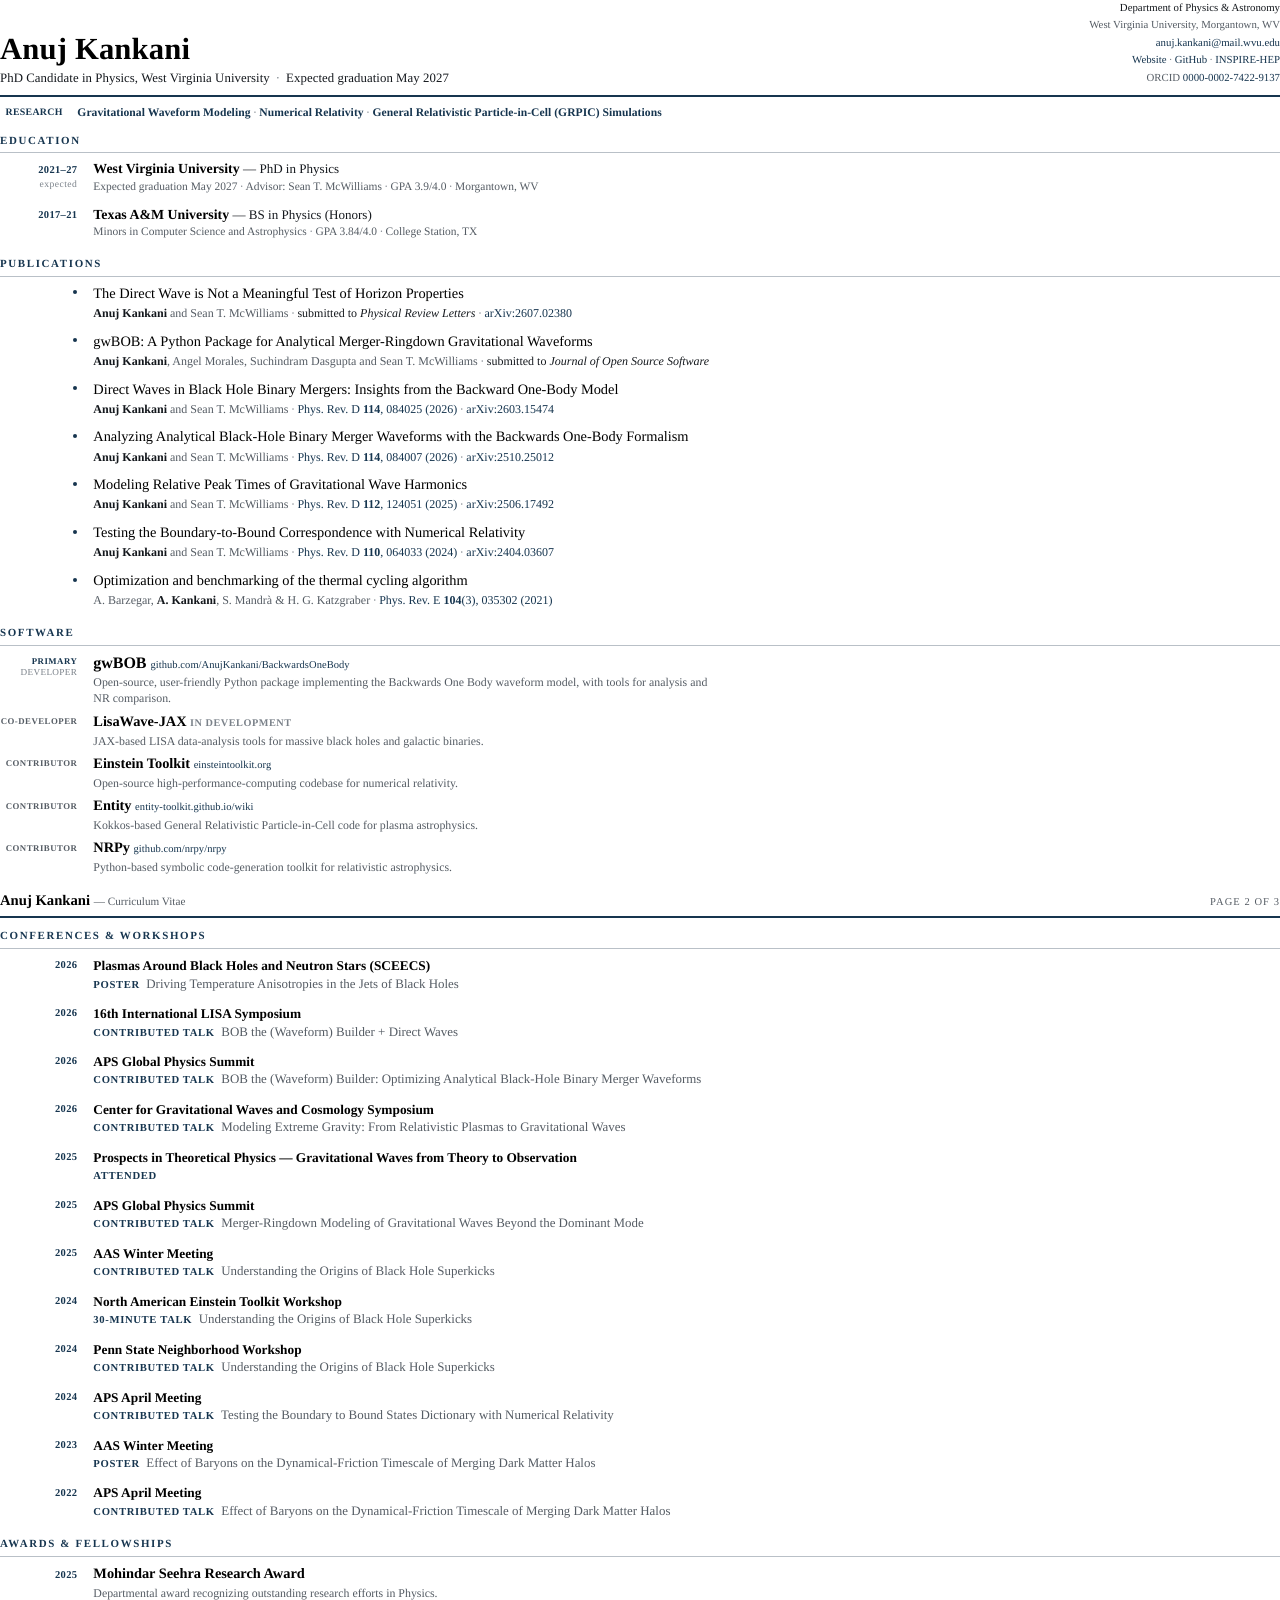
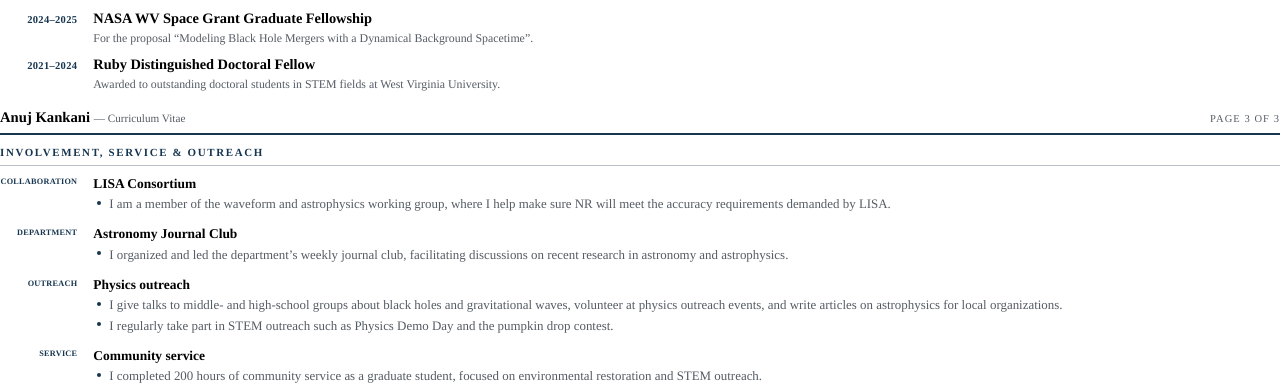
<file: cv/design-4-scan/cv.html>
<!DOCTYPE html>
<html lang="en">
<head>
<meta charset="utf-8">
<title>Anuj Kankani — Curriculum Vitae</title>
<style>
/* ============================================================
   Anuj Kankani — CV
   Thesis: optimise for the 30-second first pass. Page 1 carries
   the whole case; page 2 is the tail.
   System fonts only. US Letter. Print-safe in greyscale.
   ============================================================ */

@page { size: letter; margin: 0.5in 0.62in 0.42in 0.62in; }

:root{
  --ink:      #14181d;   /* body */
  --ink-hi:   #000000;   /* titles */
  --mute:     #555c64;   /* subordinate metadata */
  --faint:    #7b828a;
  --accent:   #16354f;   /* deep slate blue -> ~34% grey desaturated */
  --rule:     #b9c0c7;
  --rule-hi:  #16354f;
  /* Single typeface, by request. --serif/--sans are kept as separate
     variables so the two roles stay addressable if the split returns. */
  --serif:    'Times New Roman', Times, 'Liberation Serif', serif;
  --sans:     'Times New Roman', Times, 'Liberation Serif', serif;
}

*{ box-sizing:border-box; }

html{ -webkit-print-color-adjust:exact; print-color-adjust:exact; }

body{
  margin:0;
  font-family:var(--serif);
  font-size:9.6pt;
  line-height:1.44;
  color:var(--ink);
  background:#fff;
  font-kerning:normal;
  text-rendering:geometricPrecision;
}

a{ color:inherit; text-decoration:none; }

/* ---------- shared rail geometry ----------
   Every row is: [rail 62pt] [gutter 11pt] [content 1fr]
   The rail is the scan column: years, venues, roles.        */
.row{
  display:grid;
  grid-template-columns:58pt 1fr;
  column-gap:12pt;
  break-inside:avoid;
}
.rail{
  font-family:var(--sans);
  font-size:7.9pt;
  line-height:1.5;
  letter-spacing:.02em;
  color:var(--mute);
  text-align:right;
  padding-top:1.3pt;
  white-space:nowrap;
}
.rail b{ color:var(--accent); font-weight:700; letter-spacing:.03em; }

/* NOT DEAD CSS. This rule and `h2 .hnote` below style the In Preparation
   section, which lives in the gitignored fragment cv/design-4-scan/
   _inprep.html and is spliced in by tools/mkcv.py to build the private
   variant. The section is absent from THIS file on purpose -- the public
   HTML is served, so hiding it in CSS would still publish the titles.
   Deleting these rules silently breaks the private CV.

   Topic tag for In Preparation. It occupies the same rail slot as the journal
   abbreviations in Publications directly above, so it is parenthesised and
   muted rather than accented: "GW" sitting where "PRD" sits would skim as a
   venue. The three tokens are the three research interests named in the
   header strip, which is the point -- the section shows the spread of the
   work. The expected date is stated once on the heading instead of running
   down a column where it would say nothing new per row. */
.rail .topic{
  display:block;
  color:var(--mute);
  font-weight:600;
  font-size:7.4pt;
  letter-spacing:.04em;
}
h2 .hnote{
  float:right;
  font-weight:400;
  font-size:7.4pt;
  letter-spacing:.06em;
  text-transform:none;
  color:var(--mute);
}

/* ============================ HEADER ============================ */
header{
  display:grid;
  grid-template-columns:1fr auto;
  column-gap:24pt;
  align-items:end;
  padding-bottom:6pt;
}
h1{
  margin:0 0 3pt;
  font-family:var(--serif);
  font-size:23pt;
  font-weight:700;
  letter-spacing:.005em;
  line-height:1;
  color:var(--ink-hi);
}
.standfirst{
  font-family:var(--sans);
  font-size:9.6pt;
  color:var(--ink);
  letter-spacing:.005em;
}
.standfirst .sep{ color:var(--faint); }
.standfirst .nb{ white-space:nowrap; }

.contact{
  font-family:var(--sans);
  font-size:8.1pt;
  line-height:1.62;
  color:var(--mute);
  text-align:right;
  white-space:nowrap;
}
.contact .lead{ color:var(--ink); }
/* Named links rather than raw URLs: a printed
   inspirehep.net/authors/3199400?ui-citation-summary=true is a line of
   unreadable tokens that tells a reader nothing they wanted. The href stays live in the
   PDF, so showing the destination's NAME loses nothing. Email and the ORCID
   digits stay spelled out -- both are identifiers people copy or record
   rather than places they click. */
.contact a{ color:var(--accent); }
.contact .sep{ color:var(--faint); }

.headrule{
  border-top:1.6pt solid var(--rule-hi);
  margin:0 0 6pt;
}

/* research-interests strip: sits inside the header block, no
   section heading, because it is a caption on the name. */
.focus{ margin-bottom:9.5pt; grid-template-columns:47pt 1fr; column-gap:11pt; }
.focus .rail{ padding-top:0.6pt; font-size:7.4pt; }
.focus .t{
  font-family:var(--sans);
  /* 8.7pt set this on one line in Georgia and wraps to two in Arial, which
     costs the strip its "this is the thesis" read. Measured threshold is
     8.56pt; 8.5 leaves a little margin. Re-measure if the wording changes. */
  font-size:8.7pt;
  text-wrap:balance;
  line-height:1.35;
  color:var(--accent);
  font-weight:600;
  letter-spacing:.004em;
}
.focus .t .sep{ color:var(--faint); font-weight:400; }

/* ============================ SECTIONS ============================ */
section{ break-inside:auto; }
h2{
  margin:0 0 6pt;
  padding-bottom:2.2pt;
  border-bottom:.6pt solid var(--rule);
  font-family:var(--sans);
  font-size:8.2pt;
  font-weight:700;
  letter-spacing:.15em;
  text-transform:uppercase;
  color:var(--accent);
  break-after:avoid;
  break-inside:avoid;
}
.sec{ margin-bottom:12pt; }
.sec:last-child{ margin-bottom:0; }

h3{
  margin:7pt 0 4pt;
  font-family:var(--sans);
  font-size:7.6pt;
  font-weight:700;
  letter-spacing:.12em;
  text-transform:uppercase;
  color:var(--mute);
  break-after:avoid;
  break-inside:avoid;
}
h3:first-of-type{ margin-top:1pt; }
h3 .count{ font-weight:400; color:var(--faint); letter-spacing:.04em; }

/* ============================ EDUCATION ============================ */
.edu{ margin-bottom:8pt; }
.edu:last-child{ margin-bottom:0; }
.edu .inst{
  font-size:10.4pt;
  font-weight:700;
  color:var(--ink-hi);
  line-height:1.2;
}
.edu .deg{ font-weight:400; color:var(--ink); font-size:9.8pt; }
.edu .meta{
  font-family:var(--sans);
  font-size:8.6pt;
  color:var(--mute);
  line-height:1.5;
  margin-top:.5pt;
}
.edu .meta .sep{ color:var(--faint); }

/* ============================ PUBLICATIONS ============================
   Title on its own line, set larger and darker than everything around
   it, so the list skims by TITLE rather than by citation string.
   The rail carries the journal, so the venue pattern is readable
   vertically without reading a word of the entries.              */
/* One merged list in date order means published and submitted work is
   interleaved, so the tag colour has to carry the distinction the old group
   headings used to: refereed venues take the accent, unrefereed ones the
   muted grey. Without this the rail skims as seven journal papers. */
.rail .jr.prov{ color:var(--mute); font-weight:600; }
.pub{ margin-bottom:7.6pt; }

/* Publications as a bulleted list rather than a rail. Venue, year and status
   are all already stated in the citation line, so the scan column was
   repeating what sat two inches to its right; with the status words gone it
   was repeating only "PRD". The bullet is absolutely positioned so the text
   block keeps a true hanging indent -- a list-item marker would sit on the
   first line box and the wrapped author line would not align under the title.
   Scoped to .pubs: In Preparation keeps its rail, where the topic tag really
   does vary per row. */
.sec.pubs .pub{
  display:block;
  position:relative;
  /* Indented off the left text edge so the list reads as a list rather than
     as a second column of headings. It does NOT reach the 58pt rail, so
     The bullet is aligned with the rail column so that the Education year,
     this bullet and the In Preparation topic tag all sit on one vertical
     line. That forces the measure: 58pt is the rail track and 12pt the
     gutter, so titles land at 70pt, the same left edge as every other
     section's content. Keep both numbers in step with `.row`. */
  margin-left:58pt;
  padding-left:12pt;
}
.sec.pubs .pub::before{
  content:"";
  position:absolute;
  left:-3pt;              /* = -width, so the dot ends on the rail edge */
  top:4.3pt;
  width:3pt;
  height:3pt;
  border-radius:50%;
  background:var(--accent);
}
.pub:last-child{ margin-bottom:0; }
.pub .title{
  font-size:10.8pt;
  line-height:1.30;
  color:var(--ink-hi);
  letter-spacing:-.002em;
}
.pub .auth{
  font-family:var(--sans);
  font-size:9pt;
  line-height:1.48;
  color:var(--mute);
  margin-top:1pt;
}
.pub .auth .me{ color:var(--ink); font-weight:700; }
.pub .auth .venue{ color:var(--ink); }
.pub .auth a.venue{ color:var(--accent); }
.pub .auth .venue b{ font-weight:700; }
.pub .auth .venue i{ font-style:italic; }
.pub .auth .sep{ color:var(--faint); }
.pub .auth .arx{ font-family:var(--sans); color:var(--accent); }

/* The publication rail carries a short venue tag over its status, so the
   column skims vertically as PRD / PRD / PRE / PRL / PRD / PRD / JOSS
   without reading a single entry. Full citations sit in the meta line. */
.rail .jr{
  display:block;
  color:var(--accent);
  font-weight:700;
  font-size:9pt;
  letter-spacing:.04em;
  line-height:1.15;
}
.rail .yr{
  display:block;
  color:var(--faint);
  font-weight:400;
  font-size:7.2pt;
  letter-spacing:.05em;
  line-height:1.3;
}
/* status word on submitted work: present, legible, not shouted */
.rail .sub{
  display:block;
  color:var(--mute);
  font-weight:600;
  font-size:7pt;
  letter-spacing:.07em;
  text-transform:uppercase;
  line-height:1.3;
}

/* ============================ TWO-UP BAND ============================
   Recognition and Software share the foot of page 1. Both are
   short-entry lists; stacking them would have pushed software to
   page 2, and software is one of the five facts. */
.band{
  display:grid;
  grid-template-columns:1fr 1fr;
  column-gap:22pt;
  break-inside:avoid;
}
.band > div{ min-width:0; }
.band .col-r{
  padding-left:22pt;
  border-left:.6pt solid var(--rule);
  margin-left:-22pt;
}

/* Software and Awards used to share a two-up band at the foot of page 1 and
   were tuned for a half-width measure. As full-width sections they get the
   document's normal rhythm; the description line is capped so a full 7in
   measure does not turn a one-line note into a stranded ribbon. */
.item{ margin-bottom:6.2pt; break-inside:avoid; }
.item:last-child{ margin-bottom:0; }
.item .n{
  font-family:var(--sans);
  font-size:9.1pt;
  font-weight:700;
  color:var(--ink-hi);
  line-height:1.36;
}
.item .role{
  font-family:var(--sans);
  font-size:8.1pt;
  font-weight:600;
  color:var(--accent);
}
.item .yr2{
  font-family:var(--sans);
  font-size:8.1pt;
  font-weight:400;
  color:var(--mute);
}
.item .d{
  font-size:8.75pt;
  line-height:1.42;
  color:var(--mute);
  margin-top:1.2pt;
  max-width:52em;   /* long enough to keep most notes to one line */
}
.item .d .url{
  font-family:var(--sans);
  font-size:7.8pt;
  color:var(--faint);
}

/* ============================== SOFTWARE ==============================
   This section used to be a plain left-aligned list -- the only block on
   page 1 that ignored the [rail | content] grid the rest of the page is
   built on, which is precisely why it read as bolted on rather than
   designed. It now shares that grid, so the role lands in the same scan
   column as the education years above it and the venue tags in
   Publications, and the page has one continuous spine.

   The rail also does the work the section needs: "Primary developer" is
   the single most valuable word here and it now sits in the column the eye
   runs down, instead of being buried mid-line after a dash.

   Colour follows the same rule as the publication rail -- the accent marks
   what is his (primary developer, co-developer), muted marks contribution
   to someone else's codebase. Greyscale keeps the distinction because the
   weights differ too. */
.soft{ margin-bottom:5.6pt; }
.sec.keep{ break-inside:avoid; }
.soft:last-child{ margin-bottom:0; }
.soft .rail{
  white-space:normal;      /* "Primary developer" wraps to two lines in 58pt */
  line-height:1.25;
  padding-top:1.7pt;
  /* This column is white-space:normal, so an over-wide label WRAPS rather
     than out-denting: in Arial at 7.2pt "CO-DEVELOPER" broke at its own
     hyphen and set as "CO-" over "DEVELOPER", which reads as a typo.
     Measured threshold is 6.697pt. Dropping letter-spacing instead would
     have taken it to 0.005em, losing the tracking the whole rail relies on,
     and widening the track would misalign this section's content column from
     every other section. Re-measure if a longer role label is added.
     Thresholds measured: 6.697pt in Arial, 6.660pt in Times New Roman --
     letter-spaced caps are not meaningfully narrower in either. */
  font-size:6.6pt;
  letter-spacing:.055em;
  text-transform:uppercase;
}
.soft .rail .ro{ display:block; color:var(--mute); font-weight:700; }
.soft .rail .ro2{
  display:block; color:var(--faint); font-weight:400;
  letter-spacing:.04em; font-size:6.9pt;
}
/* His own projects take the accent; contributions to others' codebases stay
   muted. Same logic as refereed-vs-submitted in the publication rail. */
.soft.lead .rail .ro{ color:var(--accent); }
.soft .rail .ro2.own{ color:var(--accent); }

.sname{
  font-size:10.8pt;        /* parity with publication titles: this section
                              carries the same weight on the page as papers */
  font-weight:700;
  color:var(--ink-hi);
  line-height:1.2;
  letter-spacing:-.002em;
}
.soft.lead .sname{ font-size:12pt; }   /* the one he leads */
.stag{
  font-family:var(--sans);
  font-size:7.7pt;
  font-weight:600;
  color:var(--faint);
  letter-spacing:.05em;
  text-transform:uppercase;
}
.surl{
  font-family:var(--sans);
  font-size:7.9pt;
  font-weight:400;
  color:var(--accent);
  letter-spacing:.005em;
  white-space:nowrap;
}
.sdesc{
  font-size:8.9pt;
  line-height:1.36;
  color:var(--mute);
  margin-top:1.0pt;
  max-width:52em;
}

/* ============================ CONFERENCES ============================ */
.conf{ margin-bottom:8.4pt; }
.conf:last-child{ margin-bottom:0; }
.conf .v{
  font-size:10pt;
  font-weight:700;
  color:var(--ink-hi);
  line-height:1.34;
}
.conf .k{
  font-family:var(--sans);
  font-size:8pt;
  font-weight:600;
  letter-spacing:.06em;
  text-transform:uppercase;
  color:var(--accent);
}
.conf .t{
  font-size:9.7pt;
  color:var(--mute);
  line-height:1.4;
}

/* ============================== AWARDS ==============================
   Same move as Software: onto the shared [rail | content] grid. Awards was
   the last block still using the old two-up .item markup, and it sat
   directly under Conferences -- which already rails on years -- so the two
   were running different structures on the same page.

   Years in the rail continue that column unbroken from the talks above,
   which is also why the entries are ordered newest-first now: a year rail
   that does not descend reads as a mistake. */
.awd{ margin-bottom:7pt; }
.awd:last-child{ margin-bottom:0; }
.awd .rail{ padding-top:2.2pt; }
.aname{
  font-size:10.8pt;
  font-weight:700;
  color:var(--ink-hi);
  line-height:1.25;
  letter-spacing:-.002em;
}
.adesc{
  font-size:8.9pt;
  line-height:1.4;
  color:var(--mute);
  margin-top:1.2pt;
  max-width:52em;
}

/* ============================ SERVICE ============================ */
.svc{ margin-bottom:9pt; }
/* COLLABORATION is the longest label in this column and the rail is
   nowrap, so when it exceeds the 58pt track it OUT-DENTS past the page's
   left text edge rather than clipping -- it sat 4.5px proud in Georgia and
   8.7px in Arial. Measured fitting size is 6.382pt in Arial, 6.225pt in
   Times New Roman. */
.svc .rail{ font-size:6.2pt; letter-spacing:.05em; padding-top:2.1pt; }
.svc:last-child{ margin-bottom:0; }
.svc .n{
  display:block;
  font-size:10.1pt;
  font-weight:700;
  color:var(--ink-hi);
}
/* Each entry is a heading with one bulleted sentence under it, rather than a
   name and an em-dashed fragment on one line. The bullet matches the one in
   Publications: absolutely positioned so the wrapped lines keep a true
   hanging indent under the first. `.d` is gone with the old inline form. */
.svc .sl{
  margin:1.6pt 0 0;
  padding:0;
  list-style:none;
}
.svc .sl li + li{ margin-top:2.4pt; }
.svc .sl li{
  position:relative;
  padding-left:12pt;
  font-size:9.7pt;
  color:var(--mute);
  line-height:1.32;
}
.svc .sl li::before{
  content:"";
  position:absolute;
  left:2.5pt;
  top:4.3pt;
  width:3pt;
  height:3pt;
  border-radius:50%;
  background:var(--accent);
}

/* ============================ PAGE 2 ============================ */
.pagebreak{ break-before:page; }
.contheader{
  display:grid;
  grid-template-columns:1fr auto;
  align-items:baseline;
  border-bottom:1.6pt solid var(--rule-hi);
  padding-bottom:3pt;
  margin-bottom:8pt;
}
.contheader .nm{
  font-family:var(--serif);
  font-size:11pt;
  font-weight:700;
  color:var(--ink-hi);
}
.contheader .pg{
  font-family:var(--sans);
  font-size:7.9pt;
  letter-spacing:.1em;
  text-transform:uppercase;
  color:var(--mute);
}
</style>
</head>
<body>

<!-- ============================= PAGE 1 ============================= -->
<header>
  <div>
    <h1>Anuj Kankani</h1>
    <div class="standfirst">PhD Candidate in Physics, West Virginia University <span class="sep">&nbsp;·&nbsp;</span> <span class="nb">Expected graduation May 2027</span></div>
  </div>
  <div class="contact">
    <div class="lead">Department of Physics &amp; Astronomy</div>
    <div>West Virginia University, Morgantown, WV</div>
    <div class="lead"><a href="mailto:anuj.kankani@mail.wvu.edu">anuj.kankani@mail.wvu.edu</a></div>
    <div><a href="https://anujkankani.github.io">Website</a> <span class="sep">·</span>
         <a href="https://github.com/AnujKankani">GitHub</a> <span class="sep">·</span>
         <a href="https://inspirehep.net/authors/3199400?ui-citation-summary=true&amp;ui-exclude-self-citations=true">INSPIRE-HEP</a></div>
    <div>ORCID <a href="https://orcid.org/0000-0002-7422-9137">0000-0002-7422-9137</a></div>
  </div>
</header>
<div class="headrule"></div>

<div class="row focus">
  <div class="rail"><b>RESEARCH</b></div>
  <div class="t">Gravitational Waveform Modeling <span class="sep">·</span> Numerical Relativity <span class="sep">·</span> General Relativistic Particle-in-Cell (GRPIC) Simulations</div>
</div>

<!-- ---------------------------- EDUCATION ---------------------------- -->
<section class="sec">
  <h2>Education</h2>

  <div class="row edu">
    <div class="rail"><b>2021&ndash;27</b><span class="yr">expected</span></div>
    <div>
      <div class="inst">West Virginia University <span class="deg">&mdash; PhD in Physics</span></div>
      <div class="meta">Expected graduation May 2027 <span class="sep">·</span> Advisor: Sean T. McWilliams <span class="sep">·</span> GPA 3.9/4.0 <span class="sep">·</span> Morgantown, WV</div>
    </div>
  </div>

  <div class="row edu">
    <div class="rail"><b>2017&ndash;21</b></div>
    <div>
      <div class="inst">Texas A&amp;M University <span class="deg">&mdash; BS in Physics (Honors)</span></div>
      <div class="meta">Minors in Computer Science and Astrophysics <span class="sep">·</span> GPA 3.84/4.0 <span class="sep">·</span> College Station, TX</div>
    </div>
  </div>
</section>

<!-- --------------------------- PUBLICATIONS --------------------------- -->
<section class="sec pubs">
  <h2>Publications</h2>

  <div class="row pub">
    <div>
      <div class="title">The Direct Wave is Not a Meaningful Test of Horizon Properties</div>
      <div class="auth"><span class="me">Anuj Kankani</span> and Sean T. McWilliams <span class="sep">·</span> <span class="venue">submitted to <i>Physical Review Letters</i></span> <span class="sep">·</span> <a class="arx" href="https://arxiv.org/abs/2607.02380">arXiv:2607.02380</a></div>
    </div>
  </div>

  <div class="row pub">
    <div>
      <div class="title">gwBOB: A Python Package for Analytical Merger-Ringdown Gravitational Waveforms</div>
      <div class="auth"><span class="me">Anuj Kankani</span>, Angel Morales, Suchindram Dasgupta and Sean T. McWilliams <span class="sep">·</span> <span class="venue" style="white-space:nowrap">submitted to <i>Journal of Open Source Software</i></span></div>
    </div>
  </div>

  <div class="row pub">
    <div>
      <div class="title">Direct Waves in Black Hole Binary Mergers: Insights from the Backward One-Body Model</div>
      <div class="auth"><span class="me">Anuj Kankani</span> and Sean T. McWilliams <span class="sep">·</span> <a class="venue" href="https://doi.org/10.1103/kjjd-nk8f">Phys. Rev. D <b>114</b>, 084025 (2026)</a> <span class="sep">·</span> <a class="arx" href="https://arxiv.org/abs/2603.15474">arXiv:2603.15474</a></div>
    </div>
  </div>

  <div class="row pub">
    <div>
      <div class="title">Analyzing Analytical Black-Hole Binary Merger Waveforms with the Backwards One-Body Formalism</div>
      <div class="auth"><span class="me">Anuj Kankani</span> and Sean T. McWilliams <span class="sep">·</span> <a class="venue" href="https://doi.org/10.1103/v6wx-spvl">Phys. Rev. D <b>114</b>, 084007 (2026)</a> <span class="sep">·</span> <a class="arx" href="https://arxiv.org/abs/2510.25012">arXiv:2510.25012</a></div>
    </div>
  </div>

  <div class="row pub">
    <div>
      <div class="title">Modeling Relative Peak Times of Gravitational Wave Harmonics</div>
      <div class="auth"><span class="me">Anuj Kankani</span> and Sean T. McWilliams <span class="sep">·</span> <a class="venue" href="https://doi.org/10.1103/dtpx-w9nn">Phys. Rev. D <b>112</b>, 124051 (2025)</a> <span class="sep">·</span> <a class="arx" href="https://arxiv.org/abs/2506.17492">arXiv:2506.17492</a></div>
    </div>
  </div>

  <div class="row pub">
    <div>
      <div class="title">Testing the Boundary-to-Bound Correspondence with Numerical Relativity</div>
      <div class="auth"><span class="me">Anuj Kankani</span> and Sean T. McWilliams <span class="sep">·</span> <a class="venue" href="https://doi.org/10.1103/PhysRevD.110.064033">Phys. Rev. D <b>110</b>, 064033 (2024)</a> <span class="sep">·</span> <a class="arx" href="https://arxiv.org/abs/2404.03607">arXiv:2404.03607</a></div>
    </div>
  </div>

  <div class="row pub">
    <div>
      <div class="title">Optimization and benchmarking of the thermal cycling algorithm</div>
      <div class="auth">A. Barzegar, <span class="me">A. Kankani</span>, S. Mandr&agrave; &amp; H. G. Katzgraber <span class="sep">·</span> <a class="venue" href="https://doi.org/10.1103/PhysRevE.104.035302">Phys. Rev. E <b>104</b>(3), 035302 (2021)</a></div>
    </div>
  </div>

</section>

<!-- ----------------------------- SOFTWARE ----------------------------- -->
<section class="sec keep">
  <h2>Software</h2>

  <div class="row soft lead">
    <div class="rail"><span class="ro">Primary</span><span class="ro2">developer</span></div>
    <div>
      <div class="sname">gwBOB <a class="surl" href="https://github.com/AnujKankani/BackwardsOneBody">github.com/AnujKankani/BackwardsOneBody</a></div>
      <div class="sdesc">Open-source, user-friendly Python package implementing the Backwards One Body waveform model, with tools for analysis and NR comparison.</div>
    </div>
  </div>

  <div class="row soft">
    <div class="rail"><span class="ro">Co-developer</span></div>
    <div>
      <div class="sname">LisaWave-JAX <span class="stag">in development</span></div>
      <div class="sdesc">JAX-based LISA data-analysis tools for massive black holes and galactic binaries.</div>
    </div>
  </div>

  <div class="row soft">
    <div class="rail"><span class="ro">Contributor</span></div>
    <div>
      <div class="sname">Einstein Toolkit <a class="surl" href="https://einsteintoolkit.org">einsteintoolkit.org</a></div>
      <div class="sdesc">Open-source high-performance-computing codebase for numerical relativity.</div>
    </div>
  </div>

  <div class="row soft">
    <div class="rail"><span class="ro">Contributor</span></div>
    <div>
      <div class="sname">Entity <a class="surl" href="https://entity-toolkit.github.io/wiki">entity-toolkit.github.io/wiki</a></div>
      <div class="sdesc">Kokkos-based General Relativistic Particle-in-Cell code for plasma astrophysics.</div>
    </div>
  </div>

  <div class="row soft">
    <div class="rail"><span class="ro">Contributor</span></div>
    <div>
      <div class="sname">NRPy <a class="surl" href="https://github.com/nrpy/nrpy">github.com/nrpy/nrpy</a></div>
      <div class="sdesc">Python-based symbolic code-generation toolkit for relativistic astrophysics.</div>
    </div>
  </div>

</section>

<!-- ============================= PAGE 2 ============================= -->
<div class="pagebreak"></div>

<div class="contheader">
  <div class="nm">Anuj Kankani <span style="font-weight:400;color:var(--mute);font-family:var(--sans);font-size:8.4pt">&mdash; Curriculum Vitae</span></div>
  <div class="pg">Page 2 of 3</div>
</div>

<!-- --------------------------- CONFERENCES --------------------------- -->
<section class="sec">
  <h2>Conferences &amp; Workshops</h2>

  <div class="row conf">
    <div class="rail"><b>2026</b></div>
    <div>
      <div class="v">Plasmas Around Black Holes and Neutron Stars (SCEECS)</div>
      <div class="t"><span class="k">Poster</span> &nbsp;Driving Temperature Anisotropies in the Jets of Black Holes</div>
    </div>
  </div>

  <div class="row conf">
    <div class="rail"><b>2026</b></div>
    <div>
      <div class="v">16th International LISA Symposium</div>
      <div class="t"><span class="k">Contributed talk</span> &nbsp;BOB the (Waveform) Builder + Direct Waves</div>
    </div>
  </div>

  <div class="row conf">
    <div class="rail"><b>2026</b></div>
    <div>
      <div class="v">APS Global Physics Summit</div>
      <div class="t"><span class="k">Contributed talk</span> &nbsp;BOB the (Waveform) Builder: Optimizing Analytical Black-Hole Binary Merger Waveforms</div>
    </div>
  </div>

  <div class="row conf">
    <div class="rail"><b>2026</b></div>
    <div>
      <div class="v">Center for Gravitational Waves and Cosmology Symposium</div>
      <div class="t"><span class="k">Contributed talk</span> &nbsp;Modeling Extreme Gravity: From Relativistic Plasmas to Gravitational Waves</div>
    </div>
  </div>

  <div class="row conf">
    <div class="rail"><b>2025</b></div>
    <div>
      <div class="v">Prospects in Theoretical Physics &mdash; Gravitational Waves from Theory to Observation</div>
      <div class="t"><span class="k">Attended</span></div>
    </div>
  </div>

  <div class="row conf">
    <div class="rail"><b>2025</b></div>
    <div>
      <div class="v">APS Global Physics Summit</div>
      <div class="t"><span class="k">Contributed talk</span> &nbsp;Merger-Ringdown Modeling of Gravitational Waves Beyond the Dominant Mode</div>
    </div>
  </div>

  <div class="row conf">
    <div class="rail"><b>2025</b></div>
    <div>
      <div class="v">AAS Winter Meeting</div>
      <div class="t"><span class="k">Contributed talk</span> &nbsp;Understanding the Origins of Black Hole Superkicks</div>
    </div>
  </div>

  <div class="row conf">
    <div class="rail"><b>2024</b></div>
    <div>
      <div class="v">North American Einstein Toolkit Workshop</div>
      <div class="t"><span class="k">30-minute talk</span> &nbsp;Understanding the Origins of Black Hole Superkicks</div>
    </div>
  </div>

  <div class="row conf">
    <div class="rail"><b>2024</b></div>
    <div>
      <div class="v">Penn State Neighborhood Workshop</div>
      <div class="t"><span class="k">Contributed talk</span> &nbsp;Understanding the Origins of Black Hole Superkicks</div>
    </div>
  </div>

  <div class="row conf">
    <div class="rail"><b>2024</b></div>
    <div>
      <div class="v">APS April Meeting</div>
      <div class="t"><span class="k">Contributed talk</span> &nbsp;Testing the Boundary to Bound States Dictionary with Numerical Relativity</div>
    </div>
  </div>

  <div class="row conf">
    <div class="rail"><b>2023</b></div>
    <div>
      <div class="v">AAS Winter Meeting</div>
      <div class="t"><span class="k">Poster</span> &nbsp;Effect of Baryons on the Dynamical-Friction Timescale of Merging Dark Matter Halos</div>
    </div>
  </div>

  <div class="row conf">
    <div class="rail"><b>2022</b></div>
    <div>
      <div class="v">APS April Meeting</div>
      <div class="t"><span class="k">Contributed talk</span> &nbsp;Effect of Baryons on the Dynamical-Friction Timescale of Merging Dark Matter Halos</div>
    </div>
  </div>
</section>

<!-- ------------------------------ AWARDS ------------------------------ -->
<section class="sec">
  <h2>Awards &amp; Fellowships</h2>

  <div class="row awd">
    <div class="rail"><b>2025</b></div>
    <div>
      <div class="aname">Mohindar Seehra Research Award</div>
      <div class="adesc">Departmental award recognizing outstanding research efforts in Physics.</div>
    </div>
  </div>

  <div class="row awd">
    <div class="rail"><b>2024&ndash;2025</b></div>
    <div>
      <div class="aname">NASA WV Space Grant Graduate Fellowship</div>
      <div class="adesc">For the proposal &ldquo;Modeling Black Hole Mergers with a Dynamical Background Spacetime&rdquo;.</div>
    </div>
  </div>

  <div class="row awd">
    <div class="rail"><b>2021&ndash;2024</b></div>
    <div>
      <div class="aname">Ruby Distinguished Doctoral Fellow</div>
      <div class="adesc">Awarded to outstanding doctoral students in STEM fields at West Virginia University.</div>
    </div>
  </div>

</section>

<!-- ============================= PAGE 3 ============================= -->
<div class="pagebreak"></div>

<div class="contheader">
  <div class="nm">Anuj Kankani <span style="font-weight:400;color:var(--mute);font-family:var(--sans);font-size:8.4pt">&mdash; Curriculum Vitae</span></div>
  <div class="pg">Page 3 of 3</div>
</div>

<!-- ------------------------ SERVICE & OUTREACH ------------------------ -->
<section class="sec">
  <h2>Involvement, Service &amp; Outreach</h2>

  <div class="row svc">
    <div class="rail"><b>COLLABORATION</b></div>
    <div>
      <div class="n">LISA Consortium</div>
      <ul class="sl"><li>I am a member of the waveform and astrophysics working group, where I help make sure NR will meet the accuracy requirements demanded by LISA.</li></ul>
    </div>
  </div>

  <div class="row svc">
    <div class="rail"><b>DEPARTMENT</b></div>
    <div>
      <div class="n">Astronomy Journal Club</div>
      <ul class="sl"><li>I organized and led the department&rsquo;s weekly journal club, facilitating discussions on recent research in astronomy and astrophysics.</li></ul>
    </div>
  </div>

  <div class="row svc">
    <div class="rail"><b>OUTREACH</b></div>
    <div>
      <div class="n">Physics outreach</div>
      <ul class="sl">
        <li>I give talks to middle- and high-school groups about black holes and gravitational waves, volunteer at physics outreach events, and write articles on astrophysics for local organizations.</li>
        <li>I regularly take part in STEM outreach such as Physics Demo Day and the pumpkin drop contest.</li>
      </ul>
    </div>
  </div>

  <div class="row svc">
    <div class="rail"><b>SERVICE</b></div>
    <div>
      <div class="n">Community service</div>
      <ul class="sl"><li>I completed 200 hours of community service as a graduate student, focused on environmental restoration and STEM outreach.</li></ul>
    </div>
  </div>

</section>

</body>
</html>
</file>
